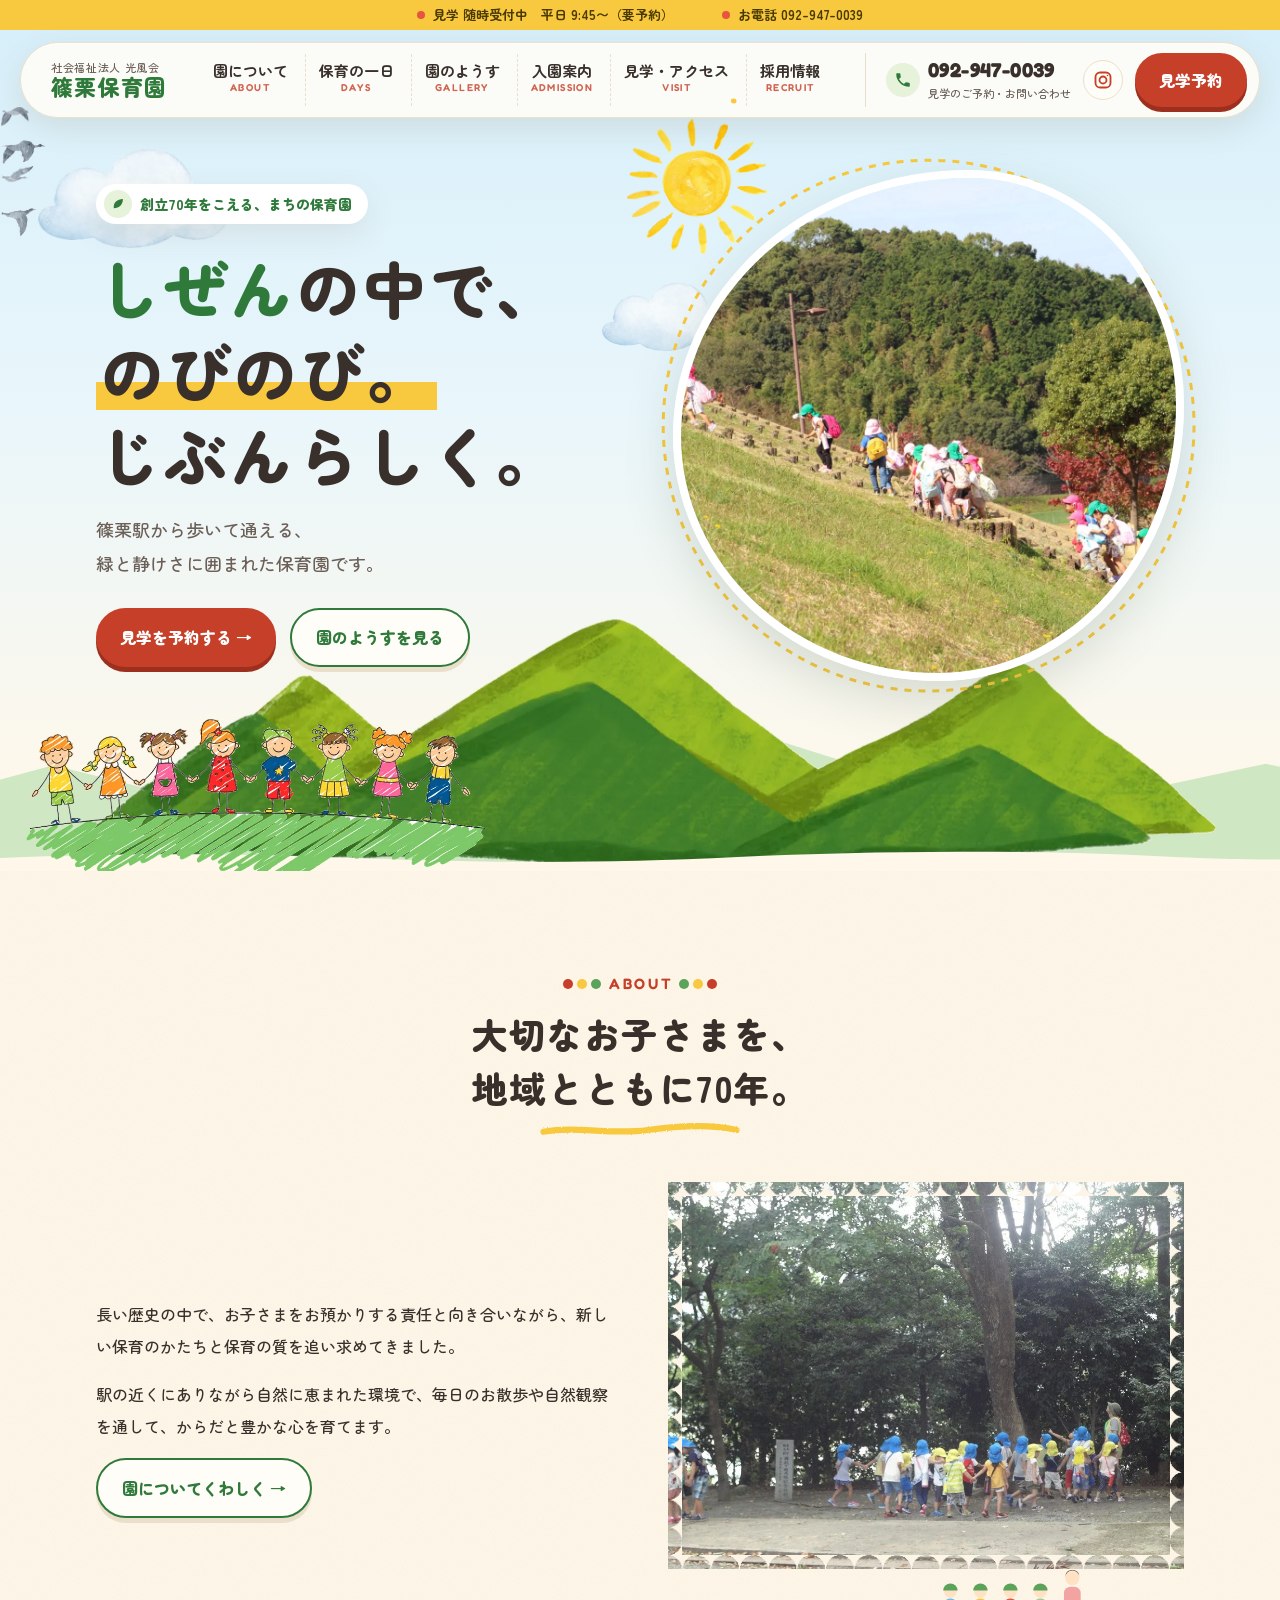
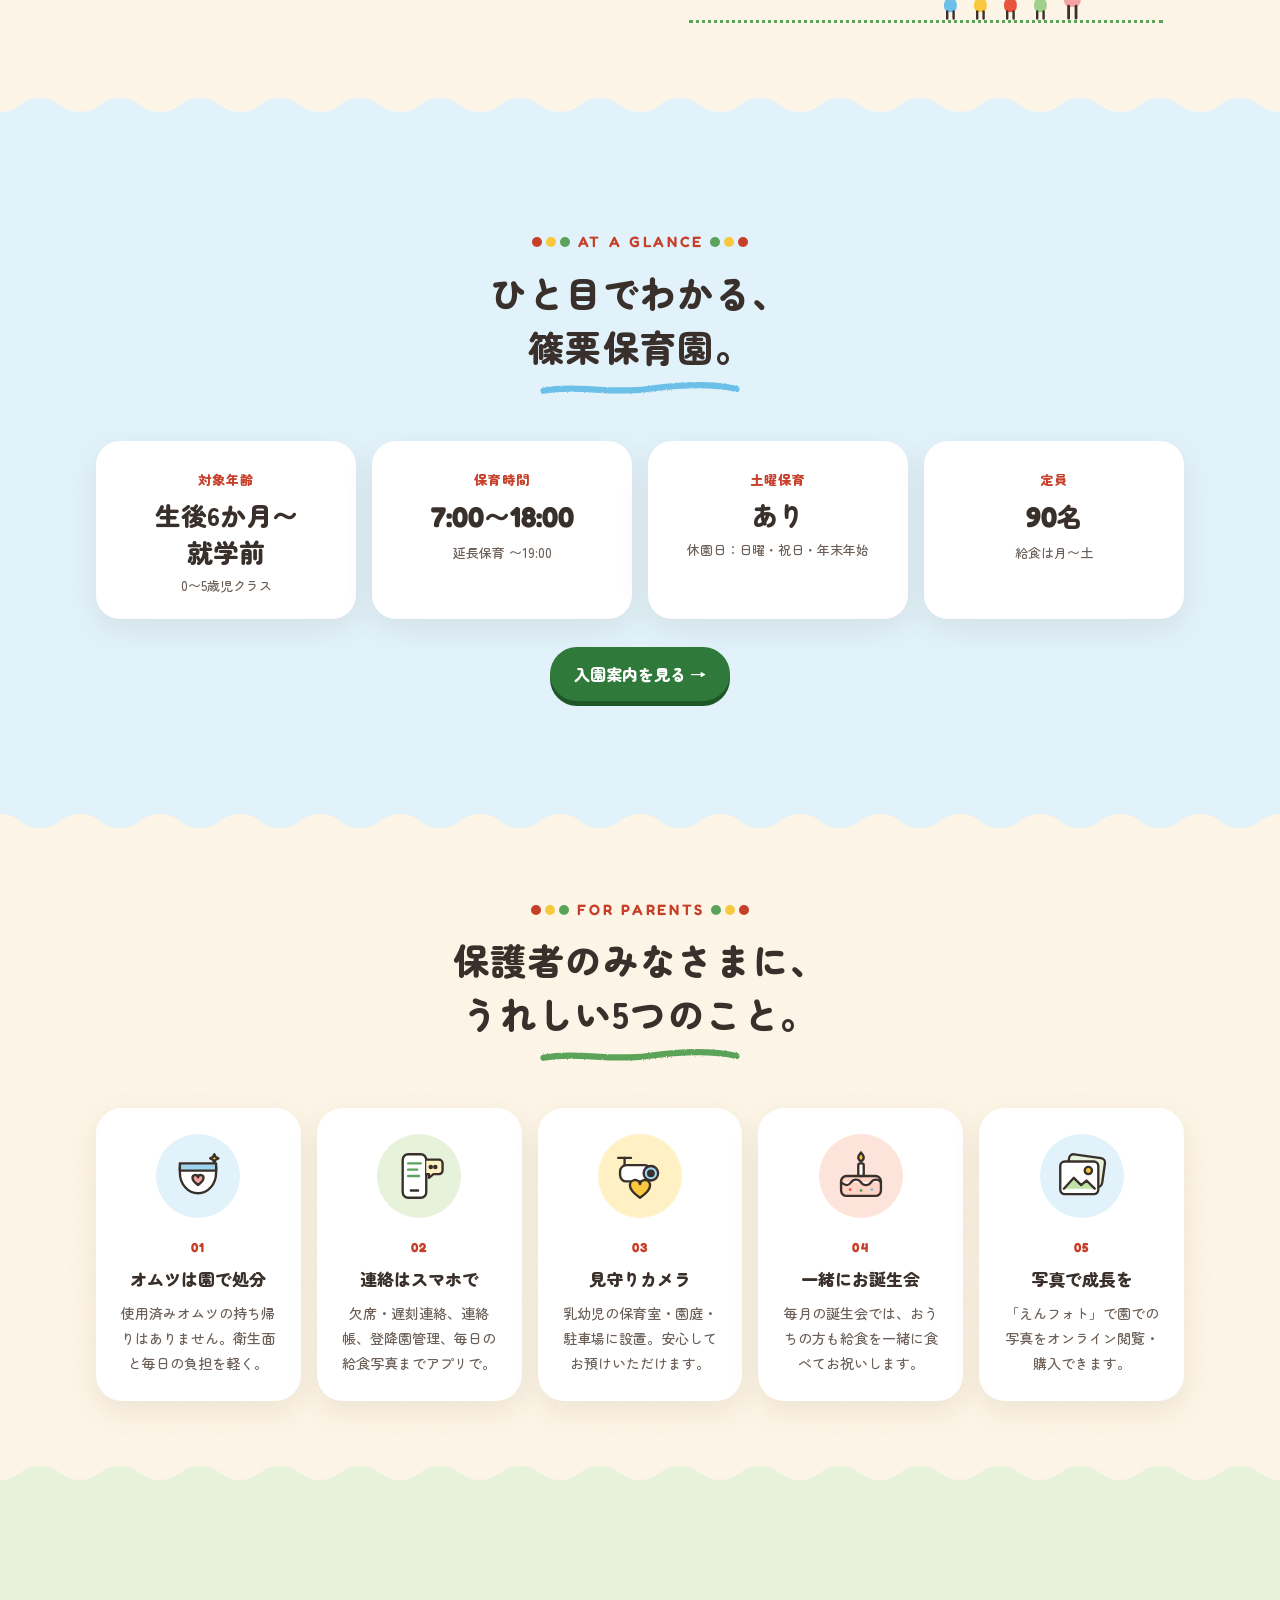
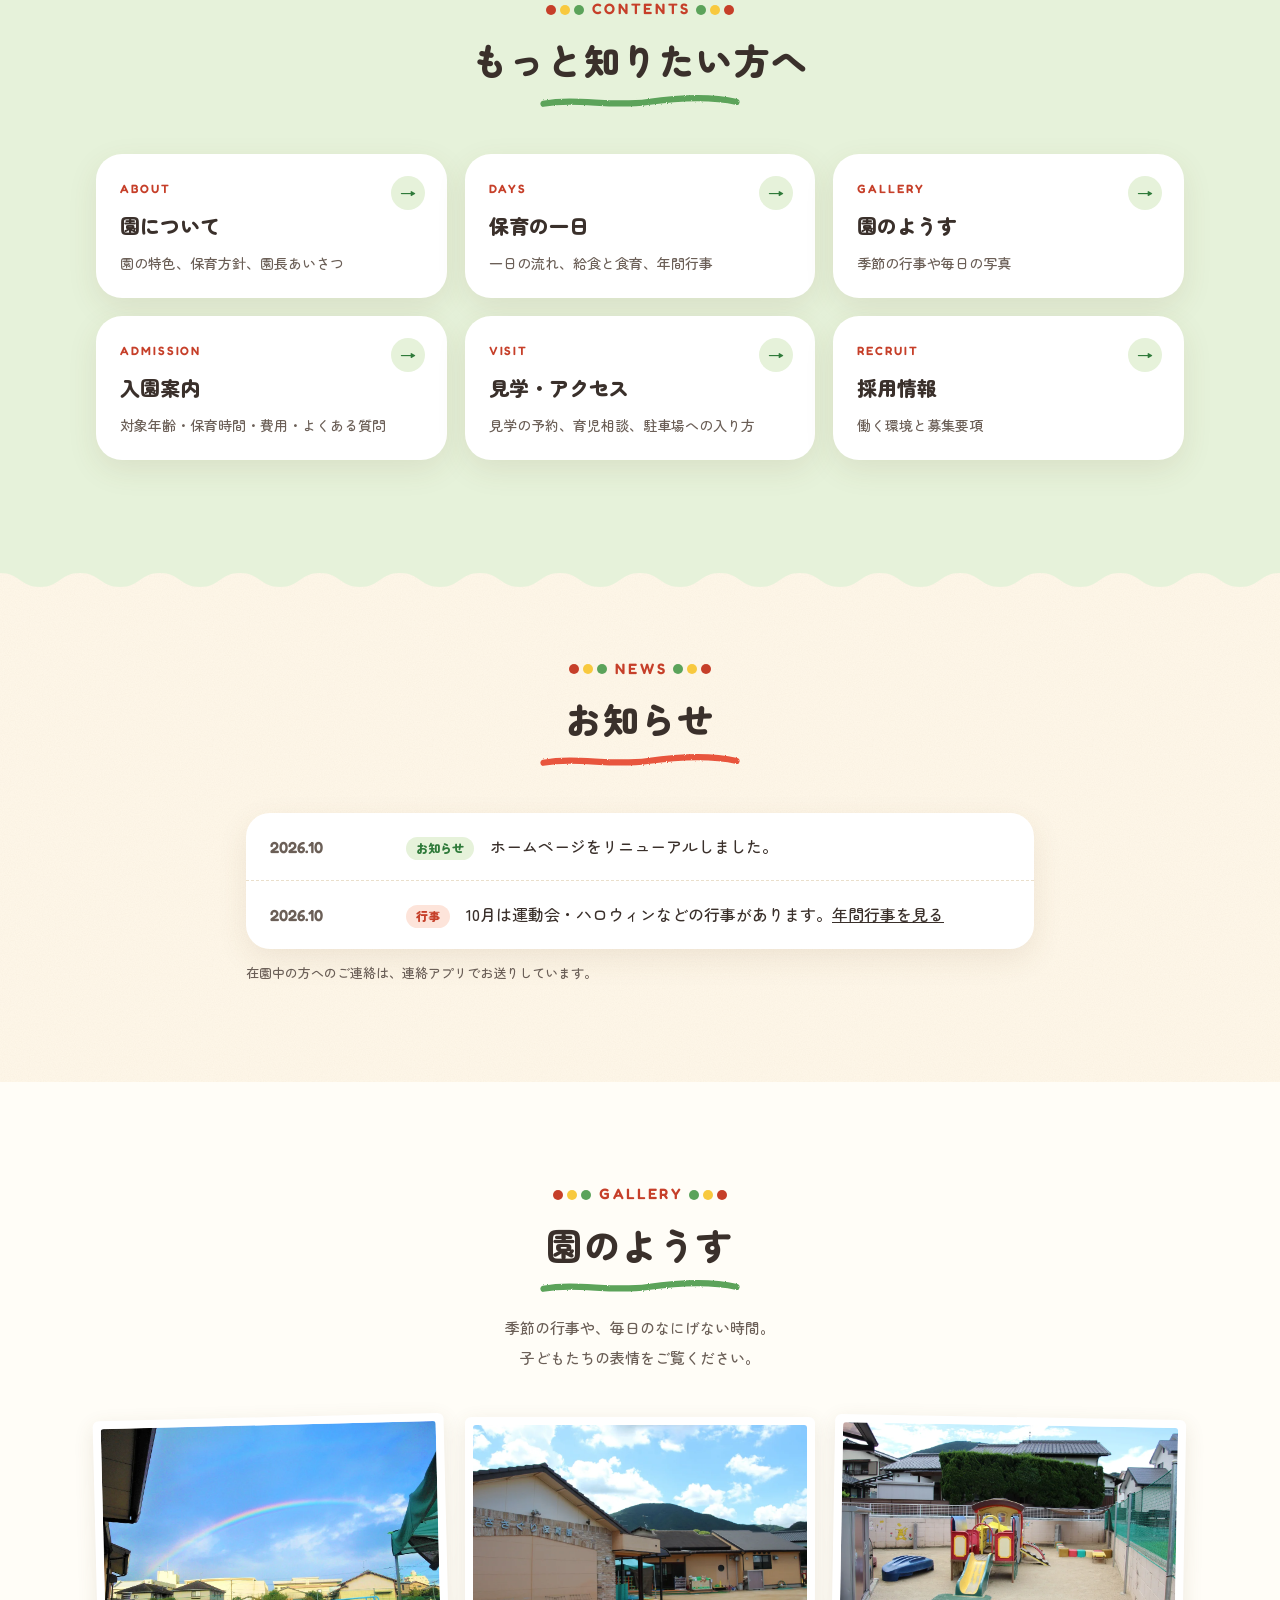
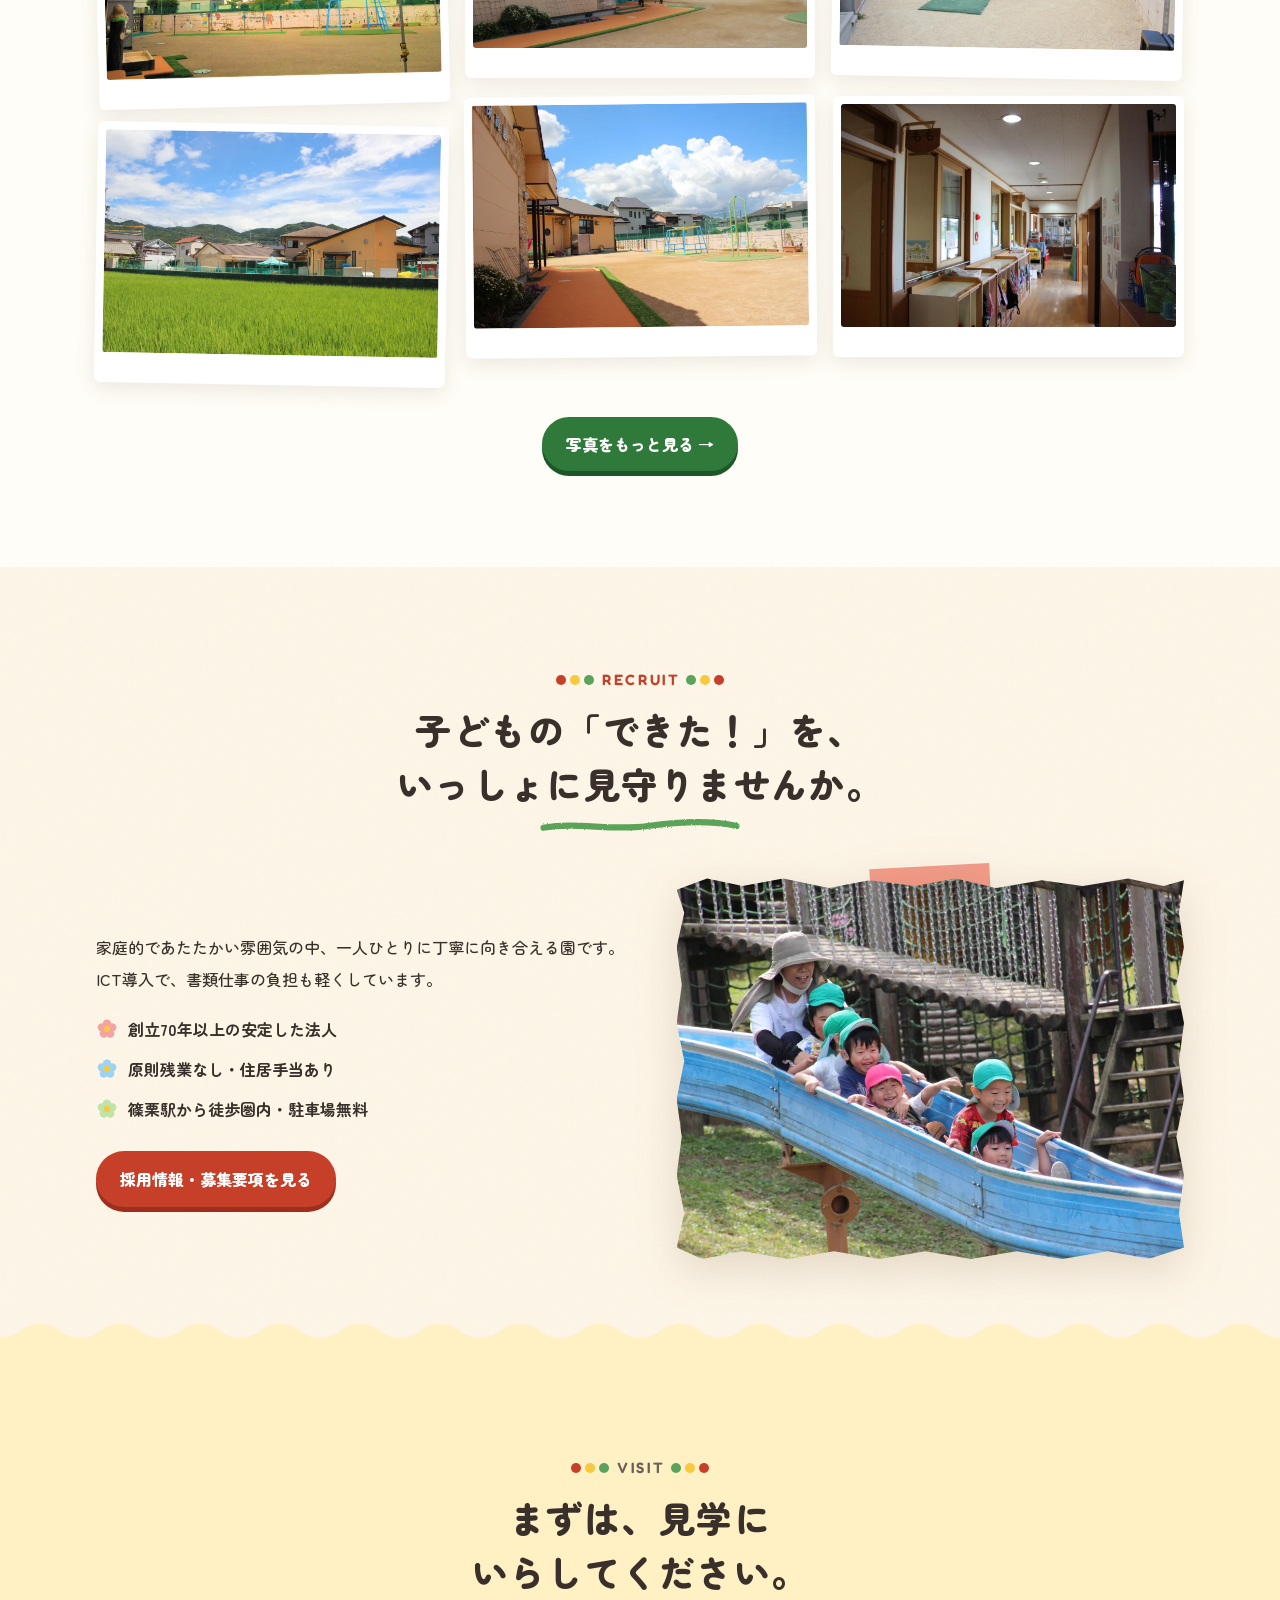
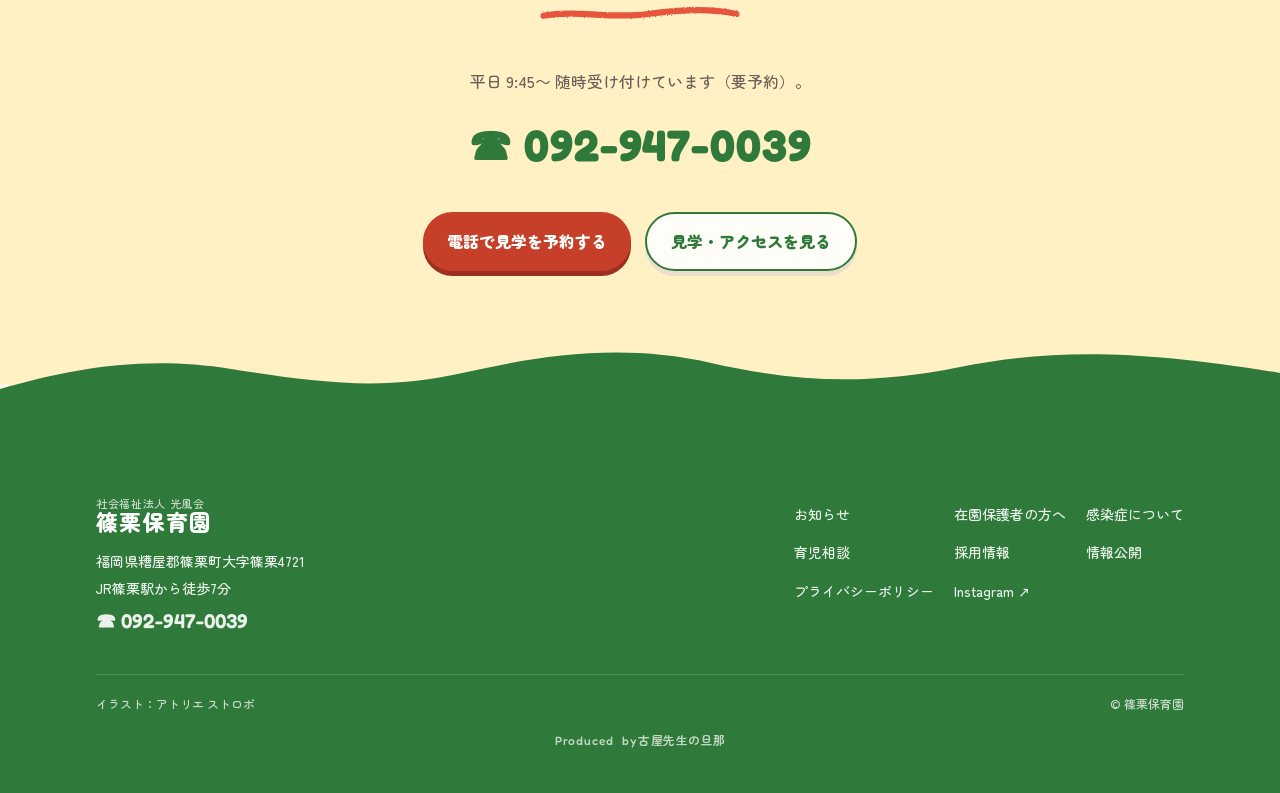
<file: index.html>
<!doctype html>
<html lang="ja">
<head>
<meta charset="utf-8">
<meta name="viewport" content="width=device-width, initial-scale=1, viewport-fit=cover">
<meta name="color-scheme" content="light">
<meta name="theme-color" content="#FFF8EA">
<title>篠栗保育園｜福岡県糟屋郡篠栗町の保育園</title>
<meta name="description" content="福岡県糟屋郡篠栗町の篠栗保育園（社会福祉法人 光風会）。創立70年をこえる、自然に囲まれた保育園です。生後6か月から就学前まで。見学は平日9:45から随時受付中。">
<meta property="og:type" content="website">
<meta property="og:site_name" content="篠栗保育園">
<meta property="og:title" content="篠栗保育園｜福岡県糟屋郡篠栗町の保育園">
<meta property="og:description" content="福岡県糟屋郡篠栗町の篠栗保育園（社会福祉法人 光風会）。創立70年をこえる、自然に囲まれた保育園です。生後6か月から就学前まで。見学は平日9:45から随時受付中。">
<meta property="og:image" content="assets/img/hero.webp">
<meta name="twitter:card" content="summary_large_image">
<link rel="preconnect" href="https://fonts.googleapis.com">
<link rel="preconnect" href="https://fonts.gstatic.com" crossorigin>
<link href="https://fonts.googleapis.com/css2?family=Fredoka:wght@500;600;700&family=Zen+Maru+Gothic:wght@500;700;900&display=swap" rel="stylesheet">
<link rel="stylesheet" href="assets/css/style.css">
<script>
(function(){var d=document.documentElement;try{if(matchMedia('(prefers-reduced-motion: reduce)').matches||sessionStorage.getItem('sasa-seen')){d.classList.add('seen')}else{sessionStorage.setItem('sasa-seen','1')}}catch(e){}d.classList.add('js')})();
</script>
</head>
<body data-page="home">
<svg width="0" height="0" style="position:absolute" aria-hidden="true" focusable="false">
  <defs>
    <filter id="crayonFx" x="-5%" y="-50%" width="110%" height="200%">
      <feTurbulence type="fractalNoise" baseFrequency=".9" numOctaves="2" result="t"/>
      <feDisplacementMap in="SourceGraphic" in2="t" scale="3"/>
    </filter>
  </defs>
</svg>

<a class="sr" href="#main">本文へスキップ</a>

<span id="menu" class="menu-anchor" aria-hidden="true"></span>
<div class="topbar" id="topbar">
  <div class="ticker" role="note" aria-label="お知らせ">
    <div class="track">
      <span>見学 随時受付中　平日 9:45〜（要予約）</span><span>お電話 092-947-0039</span>
      <span aria-hidden="true">見学 随時受付中　平日 9:45〜（要予約）</span><span aria-hidden="true">お電話 092-947-0039</span>
      <span aria-hidden="true">見学 随時受付中　平日 9:45〜（要予約）</span><span aria-hidden="true">お電話 092-947-0039</span>
    </div>
  </div>
  <div class="hdwrap"><header class="hd">
    <div class="hd-in">
      <a class="brand" href="index.html" aria-label="篠栗保育園 トップへ" aria-current="page">
        <span class="nm"><small>社会福祉法人 光風会</small><strong>篠栗保育園</strong></span>
      </a>
      <nav class="gnav" aria-label="メインメニュー">
        <ul>
          <li><a href="about.html">園について<small>ABOUT</small><svg viewBox="0 0 100 10" preserveAspectRatio="none" aria-hidden="true"><path pathLength="1" d="M2 6c20-4 40 3 60-1s26 1 36 0"/></svg></a></li>
          <li><a href="life.html">保育の一日<small>DAYS</small><svg viewBox="0 0 100 10" preserveAspectRatio="none" aria-hidden="true"><path pathLength="1" d="M2 6c20-4 40 3 60-1s26 1 36 0"/></svg></a></li>
          <li><a href="gallery.html">園のようす<small>GALLERY</small><svg viewBox="0 0 100 10" preserveAspectRatio="none" aria-hidden="true"><path pathLength="1" d="M2 6c20-4 40 3 60-1s26 1 36 0"/></svg></a></li>
          <li><a href="admission.html">入園案内<small>ADMISSION</small><svg viewBox="0 0 100 10" preserveAspectRatio="none" aria-hidden="true"><path pathLength="1" d="M2 6c20-4 40 3 60-1s26 1 36 0"/></svg></a></li>
          <li><a href="visit.html">見学・アクセス<small>VISIT</small><svg viewBox="0 0 100 10" preserveAspectRatio="none" aria-hidden="true"><path pathLength="1" d="M2 6c20-4 40 3 60-1s26 1 36 0"/></svg></a></li>
          <li><a href="recruit.html">採用情報<small>RECRUIT</small><svg viewBox="0 0 100 10" preserveAspectRatio="none" aria-hidden="true"><path pathLength="1" d="M2 6c20-4 40 3 60-1s26 1 36 0"/></svg></a></li>
        </ul>
      </nav>
      <div class="hd-act">
        <a class="hd-tel" href="tel:0929470039"><span class="ic"><svg width="18" height="18" viewBox="0 0 24 24" aria-hidden="true"><path fill="currentColor" d="M6.6 10.8a15.1 15.1 0 0 0 6.6 6.6l2.2-2.2a1 1 0 0 1 1-.25 11.4 11.4 0 0 0 3.6.57 1 1 0 0 1 1 1V20a1 1 0 0 1-1 1A17 17 0 0 1 3 4a1 1 0 0 1 1-1h3.5a1 1 0 0 1 1 1c0 1.25.2 2.45.57 3.57a1 1 0 0 1-.25 1z"/></svg></span><span><b>092-947-0039</b><small>見学のご予約・お問い合わせ</small></span></a>
        <a class="icon-btn" href="https://www.instagram.com/sasagurihoikuen/" target="_blank" rel="noopener" aria-label="Instagram（新しいタブで開きます）"><svg width="20" height="20" viewBox="0 0 24 24" fill="none" stroke="#C63F29" stroke-width="2.2" aria-hidden="true"><rect x="3" y="3" width="18" height="18" rx="5.5"/><circle cx="12" cy="12" r="4.2"/><circle cx="17.4" cy="6.6" r="1" fill="#C63F29" stroke="none"/></svg></a>
        <a class="pill" href="visit.html#visit">見学予約</a>
        <a class="sp-tel" href="tel:0929470039" aria-label="電話をかける 092-947-0039"><svg width="20" height="20" viewBox="0 0 24 24" aria-hidden="true"><path fill="currentColor" d="M6.6 10.8a15.1 15.1 0 0 0 6.6 6.6l2.2-2.2a1 1 0 0 1 1-.25 11.4 11.4 0 0 0 3.6.57 1 1 0 0 1 1 1V20a1 1 0 0 1-1 1A17 17 0 0 1 3 4a1 1 0 0 1 1-1h3.5a1 1 0 0 1 1 1c0 1.25.2 2.45.57 3.57a1 1 0 0 1-.25 1z"/></svg></a>
        <a class="menu-btn" id="menuBtn" href="#menu" role="button" aria-expanded="false" aria-controls="ov"><span class="bars" aria-hidden="true"><i></i><i></i><i></i></span><span>MENU</span><b class="sr">メニューを開く</b></a>
      </div>
    </div>
  </header></div>
</div>

<div class="ov" id="ov" aria-hidden="true">
  <div class="ov-sheet" role="dialog" aria-modal="true" aria-label="メニュー">
    <div class="ov-top"><a class="ov-brand" href="index.html" style="text-decoration:none;color:inherit"><small>社会福祉法人 光風会</small><strong>篠栗保育園</strong></a><a class="ov-close" id="ovClose" href="#close" role="button"><span aria-hidden="true">×</span><small aria-hidden="true">CLOSE</small><b class="sr">メニューを閉じる</b></a></div>
    <nav aria-label="スマートフォン用メニュー">
      <ul>
        <li><a href="about.html">園について<small>ABOUT</small></a></li>
        <li><a href="life.html">保育の一日<small>DAYS</small></a></li>
        <li><a href="gallery.html">園のようす<small>GALLERY</small></a></li>
        <li><a href="admission.html">入園案内<small>ADMISSION</small></a></li>
        <li><a href="visit.html">見学・アクセス<small>VISIT</small></a></li>
        <li><a href="recruit.html">採用情報<small>RECRUIT</small></a></li>
      </ul>
      <ul class="ov-sub">
        <li><a href="parents.html">在園保護者の方へ</a></li>
        <li><a href="disclosure.html">情報公開</a></li>
      </ul>
    </nav>
    <div class="ov-cta">
      <a class="pill" href="tel:0929470039">☎ 092-947-0039 に電話する</a>
      <a class="pill ghost" href="visit.html#visit">見学の予約について</a>
      <p>見学は平日 9:45〜（要予約）</p>
    </div>
  </div>
</div>

<main id="main">
<div class="hero" id="top">
    <div class="sky" aria-hidden="true">
      <img class="cloud c1" src="assets/img/cloud.webp" alt="" width="420" height="221">
      <img class="cloud c2" src="assets/img/cloud.webp" alt="" width="420" height="221">
      <img class="cloud c3" src="assets/img/cloud.webp" alt="" width="420" height="221">
      <div class="bird b1"><img src="assets/img/bird1.webp" alt=""></div>
      <div class="bird b2"><img src="assets/img/bird2.webp" alt=""></div>
      <div class="bird b3"><img src="assets/img/bird3.webp" alt=""></div>
      <div class="bird b4"><img src="assets/img/bird4.webp" alt=""></div>
    </div>
    <div class="wrap hero-in">
      <div class="hero-copy">
        <span class="tag ia a-up" style="--d:1.5s"><i aria-hidden="true"><svg viewBox="0 0 20 20" width="14" height="14"><path d="M4 16C3 8 9 3 17 3c0 8-5 13-13 13Z" fill="#2F7A3A"/></svg></i>創立70年をこえる、まちの保育園</span>
        <h1><span class="ln ia a-up" style="--d:1.7s"><span class="g">しぜん</span>の中で、</span><span class="ln ia a-up" style="--d:1.9s"><span class="mk ia">のびのび。</span></span><span class="ln ia a-up" style="--d:2.1s">じぶんらしく。</span></h1>
        <p class="ia a-up" style="--d:2.3s">篠栗駅から歩いて通える、<br>緑と静けさに囲まれた保育園です。</p>
        <div class="btns ia a-up" style="--d:2.5s">
          <a class="pill" href="visit.html#visit">見学を予約する →</a>
          <a class="pill ghost" href="gallery.html">園のようすを見る</a>
        </div>
      </div>
      <div class="hero-photo">
        <svg class="ring" viewBox="0 0 100 100" preserveAspectRatio="none" aria-hidden="true"><defs><mask id="ringMask" maskUnits="userSpaceOnUse" x="-5" y="-5" width="110" height="110"><ellipse class="ring-draw ia" cx="50" cy="50" rx="48.5" ry="48.5" pathLength="1"/></mask></defs><ellipse cx="50" cy="50" rx="48.5" ry="48.5" mask="url(#ringMask)" vector-effect="non-scaling-stroke"/></svg>
        <span class="sun ia" aria-hidden="true"><img src="assets/img/sun.webp" alt="" width="300" height="290"></span>
        <div class="blob ia"><img id="heroImg" src="assets/img/hero.webp" alt="自然に囲まれた道を歩く篠栗保育園の子どもたち" width="1600" height="1066" style="object-position:center 48%" fetchpriority="high"></div>
      </div>
    </div>
    <div class="hills" aria-hidden="true">
      <svg class="ia h1" data-speed=".22" viewBox="0 0 1440 180" preserveAspectRatio="none"><path fill="#CFE7C2" d="M0 90 120 52 230 84 360 30 470 70 600 40 720 78 860 22 990 70 1110 44 1240 80 1360 50 1440 70V180H0Z"/></svg>
      <img class="ia h2 mtn" data-speed=".11" src="assets/img/mountain.webp" alt="" width="1600" height="343">
      <svg class="ia h3" data-speed="0" viewBox="0 0 1440 180" preserveAspectRatio="none"><path fill="#FFF8EA" d="M0 150c140-22 260-26 420-10s260 16 400-2 300-20 420-4 160 10 200 6V180H0Z"/></svg>
    </div>
    <img class="kids ia" src="assets/img/kids.webp" alt="" width="900" height="312" aria-hidden="true">
  </div>

  <section id="about">
    <div class="wrap">
      <div class="sec-head rv"><p class="eyebrow">ABOUT</p><h2>大切なお子さまを、<br>地域とともに70年。</h2><svg class="crayon" viewBox="0 0 260 18" preserveAspectRatio="none" aria-hidden="true"><path pathLength="1" d="M4 11C50 4 90 15 140 9s90-5 116 0"/></svg></div>
      <div class="about-grid">
        <div class="about-txt rv d1">
          <p>長い歴史の中で、お子さまをお預かりする責任と向き合いながら、新しい保育のかたちと保育の質を追い求めてきました。</p>
          <p>駅の近くにありながら自然に恵まれた環境で、毎日のお散歩や自然観察を通して、からだと豊かな心を育てます。</p>
          <p class="mt-m"><a class="pill ghost" href="about.html">園についてくわしく →</a></p>
        </div>
      <div class="walk-photo rv d2" id="walkPhoto">
        <div class="scallop"><img id="aboutImg" src="assets/img/about.webp" alt="木々に囲まれた場所で散歩を楽しむ子どもたち" width="922" height="692" style="object-position:center" loading="lazy" decoding="async"></div>
        <div class="walk-path" aria-hidden="true">
          <div class="walkers">
            <svg viewBox="0 0 30 50"><circle cx="15" cy="13" r="8" fill="#FFE1C4"/><path d="M6 12a9 9 0 0 1 18 0Z" fill="#5BA35A"/><rect x="7" y="22" width="16" height="17" rx="7" fill="#6CC0E8"/><path d="M11 38v9m8-9v9" stroke="#3A302B" stroke-width="3" stroke-linecap="round"/></svg>
            <svg viewBox="0 0 30 50"><circle cx="15" cy="13" r="8" fill="#FFE1C4"/><path d="M6 12a9 9 0 0 1 18 0Z" fill="#5BA35A"/><rect x="7" y="22" width="16" height="17" rx="7" fill="#F8C93E"/><path d="M11 38v9m8-9v9" stroke="#3A302B" stroke-width="3" stroke-linecap="round"/></svg>
            <svg viewBox="0 0 30 50"><circle cx="15" cy="13" r="8" fill="#FFE1C4"/><path d="M6 12a9 9 0 0 1 18 0Z" fill="#5BA35A"/><rect x="7" y="22" width="16" height="17" rx="7" fill="#E8553E"/><path d="M11 38v9m8-9v9" stroke="#3A302B" stroke-width="3" stroke-linecap="round"/></svg>
            <svg viewBox="0 0 30 50"><circle cx="15" cy="13" r="8" fill="#FFE1C4"/><path d="M6 12a9 9 0 0 1 18 0Z" fill="#5BA35A"/><rect x="7" y="22" width="16" height="17" rx="7" fill="#9FD08C"/><path d="M11 38v9m8-9v9" stroke="#3A302B" stroke-width="3" stroke-linecap="round"/></svg>
            <svg class="big" viewBox="0 0 30 56"><circle cx="15" cy="10" r="7.5" fill="#FFE1C4"/><path d="M7.5 9a7.5 7.5 0 0 1 15 0c0-6-3-8-7.5-8S7.5 3 7.5 9Z" fill="#6B4A33"/><rect x="6" y="19" width="18" height="22" rx="7" fill="#F4A3A3"/><path d="M11 40v13m8-13v13" stroke="#3A302B" stroke-width="3" stroke-linecap="round"/></svg>
          </div>
        </div>
      </div>
      </div>
    </div>
  </section>

  <section class="band blue" id="facts" aria-labelledby="facts-title">
    <div class="wrap">
      <div class="sec-head rv"><p class="eyebrow">AT A GLANCE</p><h2 id="facts-title">ひと目でわかる、<br>篠栗保育園。</h2><svg class="crayon blue" viewBox="0 0 260 18" preserveAspectRatio="none" aria-hidden="true"><path pathLength="1" d="M4 11C50 4 90 15 140 9s90-5 116 0"/></svg></div>
      <div class="facts">
        <div class="fact rv"><span class="k">対象年齢</span><span class="v">生後6か月〜<br>就学前</span><small>0〜5歳児クラス</small></div>
        <div class="fact rv d1"><span class="k">保育時間</span><span class="v"><span class="en">7:00</span>〜<span class="en">18:00</span></span><small>延長保育 〜19:00</small></div>
        <div class="fact rv d2"><span class="k">土曜保育</span><span class="v">あり</span><small>休園日：日曜・祝日・年末年始</small></div>
        <div class="fact rv d3"><span class="k">定員</span><span class="v"><span class="en">90</span>名</span><small>給食は月〜土</small></div>
      </div>
      <p class="facts-more rv"><a class="pill green" href="admission.html">入園案内を見る →</a></p>
    </div>
  </section>

  <section id="merits">
    <div class="wrap">
      <div class="sec-head rv"><p class="eyebrow">FOR PARENTS</p><h2>保護者のみなさまに、<br>うれしい5つのこと。</h2><svg class="crayon green" viewBox="0 0 260 18" preserveAspectRatio="none" aria-hidden="true"><path pathLength="1" d="M4 11C50 4 90 15 140 9s90-5 116 0"/></svg></div>
      <div class="merit-grid">
        <div class="merit rv"><div class="ic"><svg viewBox="0 0 64 64" fill="none" stroke="#3A302B" stroke-width="2.6" stroke-linecap="round" stroke-linejoin="round" aria-hidden="true"><path d="M12 22h40v6c0 13-9 23-20 23S12 41 12 28Z" fill="#fff"/><path d="M12 18h40v8H12Z" fill="#9ED3F0"/><path d="M32 42c-4-3-6-5-6-7.5a3 3 0 0 1 6-1 3 3 0 0 1 6 1c0 2.5-2 4.5-6 7.5Z" fill="#F4A3A3"/><path d="M50 8l1.5 3 3 1.5-3 1.5L50 17l-1.5-3-3-1.5 3-1.5Z" fill="#F8C93E"/></svg></div><span class="no">01</span><h3>オムツは園で処分</h3><p>使用済みオムツの持ち帰りはありません。衛生面と毎日の負担を軽く。</p></div>
        <div class="merit rv d1"><div class="ic"><svg viewBox="0 0 64 64" fill="none" stroke="#3A302B" stroke-width="2.6" stroke-linecap="round" stroke-linejoin="round" aria-hidden="true"><rect x="14" y="8" width="26" height="48" rx="6" fill="#fff"/><path d="M23 48h8"/><path d="M20 18h14M20 25h10M20 32h12" stroke="#5BA35A"/><path d="M40 14h14a4 4 0 0 1 4 4v8a4 4 0 0 1-4 4h-6l-5 4v-4h-3" fill="#FFF1C4"/><circle cx="45" cy="22" r="1.2" fill="#3A302B"/><circle cx="50" cy="22" r="1.2" fill="#3A302B"/></svg></div><span class="no">02</span><h3>連絡はスマホで</h3><p>欠席・遅刻連絡、連絡帳、登降園管理、毎日の給食写真までアプリで。</p></div>
        <div class="merit rv d2"><div class="ic"><svg viewBox="0 0 64 64" fill="none" stroke="#3A302B" stroke-width="2.6" stroke-linecap="round" stroke-linejoin="round" aria-hidden="true"><path d="M8 12h14" /><path d="M15 12v10"/><rect x="10" y="20" width="34" height="18" rx="7" fill="#fff"/><circle cx="44" cy="29" r="8" fill="#9ED3F0"/><circle cx="44" cy="29" r="3" fill="#3A302B"/><path d="M32 56c-7-5-11-9-11-13a5 5 0 0 1 11-2 5 5 0 0 1 11 2c0 4-4 8-11 13Z" fill="#F8C93E"/></svg></div><span class="no">03</span><h3>見守りカメラ</h3><p>乳幼児の保育室・園庭・駐車場に設置。安心してお預けいただけます。</p></div>
        <div class="merit rv d3"><div class="ic"><svg viewBox="0 0 64 64" fill="none" stroke="#3A302B" stroke-width="2.6" stroke-linecap="round" stroke-linejoin="round" aria-hidden="true"><rect x="10" y="32" width="44" height="22" rx="6" fill="#FFD3C6"/><path d="M10 39c5 4 8 4 11 0s8-4 11 0 8 4 11 0 8-4 11 0" fill="#fff"/><rect x="29" y="18" width="6" height="14" rx="2" fill="#fff"/><path d="M32 6c3.5 4 4.5 7 0 10-4.5-3-3.5-6 0-10Z" fill="#F8C93E"/><circle cx="20" cy="47" r="1.6" fill="#E8553E" stroke="none"/><circle cx="32" cy="48" r="1.6" fill="#5BA35A" stroke="none"/><circle cx="44" cy="47" r="1.6" fill="#6CC0E8" stroke="none"/></svg></div><span class="no">04</span><h3>一緒にお誕生会</h3><p>毎月の誕生会では、おうちの方も給食を一緒に食べてお祝いします。</p></div>
        <div class="merit rv d4"><div class="ic"><svg viewBox="0 0 64 64" fill="none" stroke="#3A302B" stroke-width="2.6" stroke-linecap="round" stroke-linejoin="round" aria-hidden="true"><rect x="16" y="10" width="40" height="32" rx="5" fill="#E6F2DA" transform="rotate(8 36 26)"/><rect x="8" y="16" width="42" height="36" rx="5" fill="#fff"/><path d="M12 46l11-12 8 8 6-5 9 9" fill="#BFE3A8"/><circle cx="39" cy="26" r="4" fill="#F8C93E"/></svg></div><span class="no">05</span><h3>写真で成長を</h3><p>「えんフォト」で園での写真をオンライン閲覧・購入できます。</p></div>
      </div>
    </div>
  </section>

  <section class="band green" id="pages">
    <div class="wrap">
      <div class="sec-head rv"><p class="eyebrow">CONTENTS</p><h2>もっと知りたい方へ</h2><svg class="crayon green" viewBox="0 0 260 18" preserveAspectRatio="none" aria-hidden="true"><path pathLength="1" d="M4 11C50 4 90 15 140 9s90-5 116 0"/></svg></div>
      <div class="entries">
        <a class="entry rv" href="about.html"><span class="en">ABOUT</span><b>園について</b><span>園の特色、保育方針、園長あいさつ</span></a>
        <a class="entry rv" href="life.html"><span class="en">DAYS</span><b>保育の一日</b><span>一日の流れ、給食と食育、年間行事</span></a>
        <a class="entry rv" href="gallery.html"><span class="en">GALLERY</span><b>園のようす</b><span>季節の行事や毎日の写真</span></a>
        <a class="entry rv" href="admission.html"><span class="en">ADMISSION</span><b>入園案内</b><span>対象年齢・保育時間・費用・よくある質問</span></a>
        <a class="entry rv" href="visit.html"><span class="en">VISIT</span><b>見学・アクセス</b><span>見学の予約、育児相談、駐車場への入り方</span></a>
        <a class="entry rv" href="recruit.html"><span class="en">RECRUIT</span><b>採用情報</b><span>働く環境と募集要項</span></a>
      </div>
    </div>
  </section>

  <section id="news" aria-labelledby="news-title">
    <div class="wrap narrow">
      <div class="sec-head rv"><p class="eyebrow">NEWS</p><h2 id="news-title">お知らせ</h2><svg class="crayon red" viewBox="0 0 260 18" preserveAspectRatio="none" aria-hidden="true"><path pathLength="1" d="M4 11C50 4 90 15 140 9s90-5 116 0"/></svg></div>
      <!-- お知らせは新しいものを上に追加してください -->
      <ul class="news rv">
        <li><time datetime="2026-10">2026.10</time><span class="cat">お知らせ</span><span>ホームページをリニューアルしました。</span></li>
        <li><time datetime="2026-10">2026.10</time><span class="cat ev">行事</span><span>10月は運動会・ハロウィンなどの行事があります。<a href="life.html#events">年間行事を見る</a></span></li>
      </ul>
      <p class="note">在園中の方へのご連絡は、連絡アプリでお送りしています。</p>
    </div>
  </section>

  <section class="gallery-sec" id="gallery">
    <div class="wrap">
      <div class="sec-head rv"><p class="eyebrow">GALLERY</p><h2>園のようす</h2><svg class="crayon green" viewBox="0 0 260 18" preserveAspectRatio="none" aria-hidden="true"><path pathLength="1" d="M4 11C50 4 90 15 140 9s90-5 116 0"/></svg>
        <p class="lead">季節の行事や、毎日のなにげない時間。<br>子どもたちの表情をご覧ください。</p></div>
      <div class="gal" id="gal"><button type="button" aria-label="写真1：園庭から見える空にかかった虹を拡大"><img loading="lazy" decoding="async" src="assets/img/g01.webp" alt="園庭から見える空にかかった虹" width="1100" height="825"></button><button type="button" aria-label="写真2：田んぼと山々に囲まれた篠栗保育園を拡大"><img loading="lazy" decoding="async" src="assets/img/g02.webp" alt="田んぼと山々に囲まれた篠栗保育園" width="1100" height="733"></button><button type="button" aria-label="写真3：青空の下の園舎と園庭を拡大"><img loading="lazy" decoding="async" src="assets/img/g03.webp" alt="青空の下の園舎と園庭" width="1100" height="733"></button><button type="button" aria-label="写真4：園舎に面した広い園庭を拡大"><img loading="lazy" decoding="async" src="assets/img/g04.webp" alt="園舎に面した広い園庭" width="1100" height="733"></button><button type="button" aria-label="写真5：園庭に設置されたすべり台を拡大"><img loading="lazy" decoding="async" src="assets/img/g05.webp" alt="園庭に設置されたすべり台" width="1100" height="733"></button><button type="button" aria-label="写真6：保育室に沿って続く園舎の廊下を拡大"><img loading="lazy" decoding="async" src="assets/img/g06.webp" alt="保育室に沿って続く園舎の廊下" width="1100" height="733"></button></div>
      <div class="gal-count" aria-hidden="true"><span id="galNo">1 / 6</span><span class="bar"><i id="galBar" style="transform:scaleX(0.167)"></i></span></div>
      <div class="more"><a class="pill green" href="gallery.html">写真をもっと見る →</a></div>
    </div>
  </section>

  <section id="recruit">
    <div class="wrap">
      <div class="sec-head rv"><p class="eyebrow">RECRUIT</p><h2>子どもの「できた！」を、<br>いっしょに見守りませんか。</h2><svg class="crayon green" viewBox="0 0 260 18" preserveAspectRatio="none" aria-hidden="true"><path pathLength="1" d="M4 11C50 4 90 15 140 9s90-5 116 0"/></svg></div>
      <div class="rc">
        <div class="rc-txt rv d1">
          <p>家庭的であたたかい雰囲気の中、一人ひとりに丁寧に向き合える園です。ICT導入で、書類仕事の負担も軽くしています。</p>
          <ul>
            <li><svg viewBox="0 0 24 24" aria-hidden="true"><g fill="#F4A3A3"><circle cx="12" cy="6" r="4.5"/><circle cx="17.7" cy="10.2" r="4.5"/><circle cx="15.5" cy="17" r="4.5"/><circle cx="8.5" cy="17" r="4.5"/><circle cx="6.3" cy="10.2" r="4.5"/></g><circle cx="12" cy="12" r="3.4" fill="#F8C93E"/></svg>創立70年以上の安定した法人</li>
            <li><svg viewBox="0 0 24 24" aria-hidden="true"><g fill="#9ED3F0"><circle cx="12" cy="6" r="4.5"/><circle cx="17.7" cy="10.2" r="4.5"/><circle cx="15.5" cy="17" r="4.5"/><circle cx="8.5" cy="17" r="4.5"/><circle cx="6.3" cy="10.2" r="4.5"/></g><circle cx="12" cy="12" r="3.4" fill="#F8C93E"/></svg>原則残業なし・住居手当あり</li>
            <li><svg viewBox="0 0 24 24" aria-hidden="true"><g fill="#BFE3A8"><circle cx="12" cy="6" r="4.5"/><circle cx="17.7" cy="10.2" r="4.5"/><circle cx="15.5" cy="17" r="4.5"/><circle cx="8.5" cy="17" r="4.5"/><circle cx="6.3" cy="10.2" r="4.5"/></g><circle cx="12" cy="12" r="3.4" fill="#F8C93E"/></svg>篠栗駅から徒歩圏内・駐車場無料</li>
          </ul>
          <a class="pill" href="recruit.html">採用情報・募集要項を見る</a>
        </div>
        <div class="torn rv d2"><span class="tape" aria-hidden="true"></span><div class="in-img"><img src="assets/img/g12.webp" alt="先生と子どもたちが一緒にすべり台で遊ぶ様子" width="1100" height="733" loading="lazy" decoding="async"></div></div>
      </div>
    </div>
  </section>

  <section class="band yellow cta-band">
    <div class="wrap">
      <div class="sec-head rv"><p class="eyebrow">VISIT</p><h2>まずは、見学に<br>いらしてください。</h2><svg class="crayon red" viewBox="0 0 260 18" preserveAspectRatio="none" aria-hidden="true"><path pathLength="1" d="M4 11C50 4 90 15 140 9s90-5 116 0"/></svg></div>
      <p class="rv">平日 9:45〜 随時受け付けています<span class="nw">（要予約）</span>。</p>
      <a class="tel rv" href="tel:0929470039">☎ 092-947-0039</a>
      <div class="btns rv"><a class="pill" href="tel:0929470039">電話で見学を予約する</a><a class="pill ghost" href="visit.html">見学・アクセスを見る</a></div>
    </div>
  </section>
</main>

<footer>
  <svg class="hills-ft" viewBox="0 0 1440 60" preserveAspectRatio="none" aria-hidden="true"><path fill="#2F7A3A" d="M0 40c80-20 160-34 260-20s170 22 260 4 180-30 280-10 180 22 280 4 200-18 360 6V60H0Z"/></svg>
  <div class="wrap">
    <div class="ft">
      <div>
        <a class="brand" href="index.html"><span class="nm"><small>社会福祉法人 光風会</small><strong>篠栗保育園</strong></span></a>
        <address>福岡県糟屋郡篠栗町大字篠栗4721<br>JR篠栗駅から徒歩7分<br><a href="tel:0929470039">☎ 092-947-0039</a></address>
      </div>
      <ul class="ft-links">
        <li><a href="index.html#news">お知らせ</a></li><li><a href="parents.html">在園保護者の方へ</a></li><li><a href="parents.html#infection">感染症について</a></li>
        <li><a href="visit.html#consult">育児相談</a></li><li><a href="recruit.html">採用情報</a></li><li><a href="disclosure.html">情報公開</a></li>
        <li><a href="disclosure.html#privacy">プライバシーポリシー</a></li><li><a href="https://www.instagram.com/sasagurihoikuen/" target="_blank" rel="noopener">Instagram ↗</a></li>
      </ul>
    </div>
    <p class="credit"><span>イラスト：アトリエ ストロボ</span><span>© 篠栗保育園</span></p>
    <p class="produced">Produced &nbsp;by<span>古屋先生の旦那</span></p>
  </div>
</footer>

<div class="cta-bar" id="ctaBar">
  <a class="pill green" href="tel:0929470039">☎ 電話する</a>
  <a class="pill" href="visit.html#visit">見学を予約</a>
</div>

<button class="to-top" id="toTop" type="button" aria-label="ページのいちばん上へ戻る">
  <svg viewBox="0 0 40 40" aria-hidden="true">
    <g class="wl"><path d="M19 18C14 6 4 6 4 13s7 8 15 6Z" fill="#F8C93E" stroke="#3A302B" stroke-width="2" stroke-linejoin="round"/><path d="M19 21c-7 0-12 4-10 9s8 1 10-6Z" fill="#E8553E" stroke="#3A302B" stroke-width="2" stroke-linejoin="round"/></g>
    <g class="wr"><path d="M21 18C26 6 36 6 36 13s-7 8-15 6Z" fill="#F8C93E" stroke="#3A302B" stroke-width="2" stroke-linejoin="round"/><path d="M21 21c7 0 12 4 10 9s-8 1-10-6Z" fill="#E8553E" stroke="#3A302B" stroke-width="2" stroke-linejoin="round"/></g>
    <rect x="18.3" y="13" width="3.4" height="17" rx="1.7" fill="#3A302B"/>
    <path d="M19 13q-2-5-5-6M21 13q2-5 5-6" stroke="#3A302B" stroke-width="1.6" fill="none" stroke-linecap="round"/>
  </svg>
  <span class="lbl">TOP</span>
</button>

<div class="lb" id="lb" role="dialog" aria-modal="true" aria-label="園の写真" aria-hidden="true">
  <button class="x" type="button" aria-label="閉じる">×</button>
  <button class="pv" type="button" aria-label="前へ">‹</button>
  <img id="lbImg" alt="">
  <button class="nx" type="button" aria-label="次へ">›</button>
</div>
<script src="assets/js/main.js" defer></script>
</body>
</html>
</file>
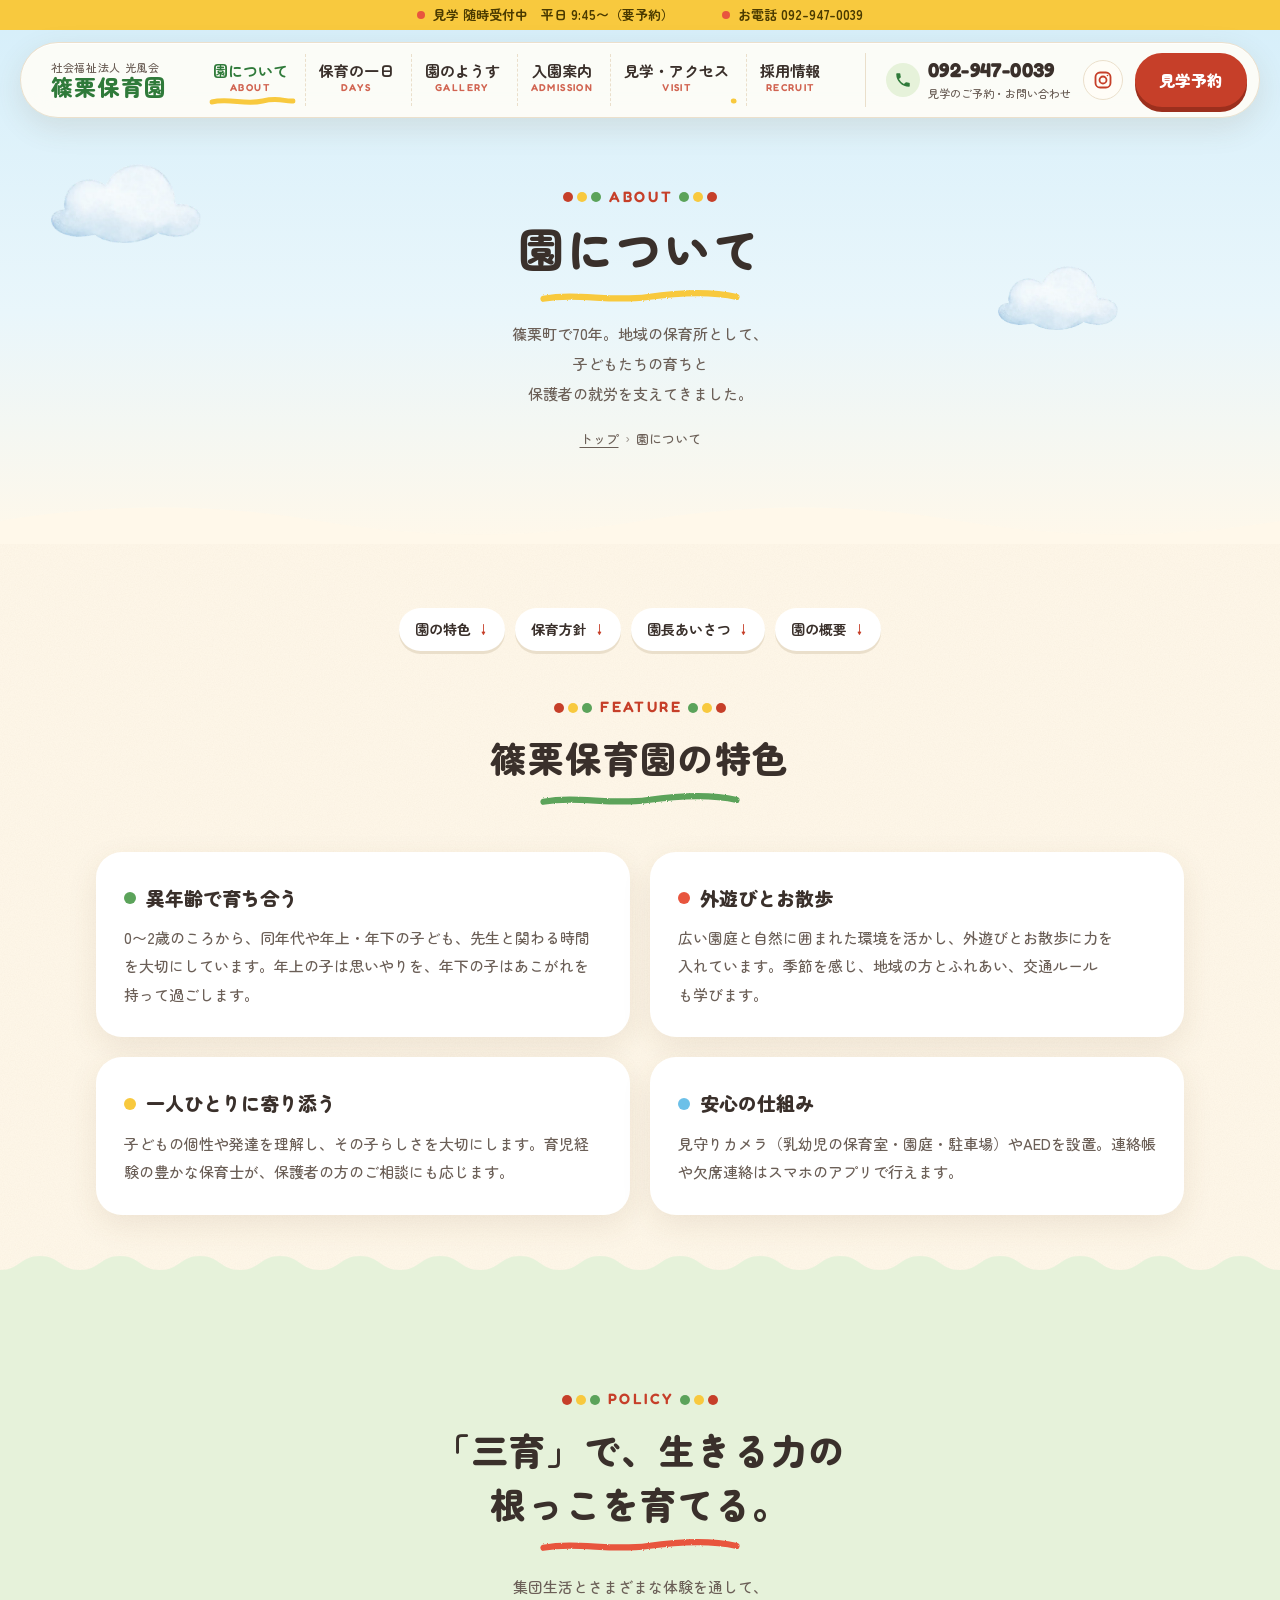
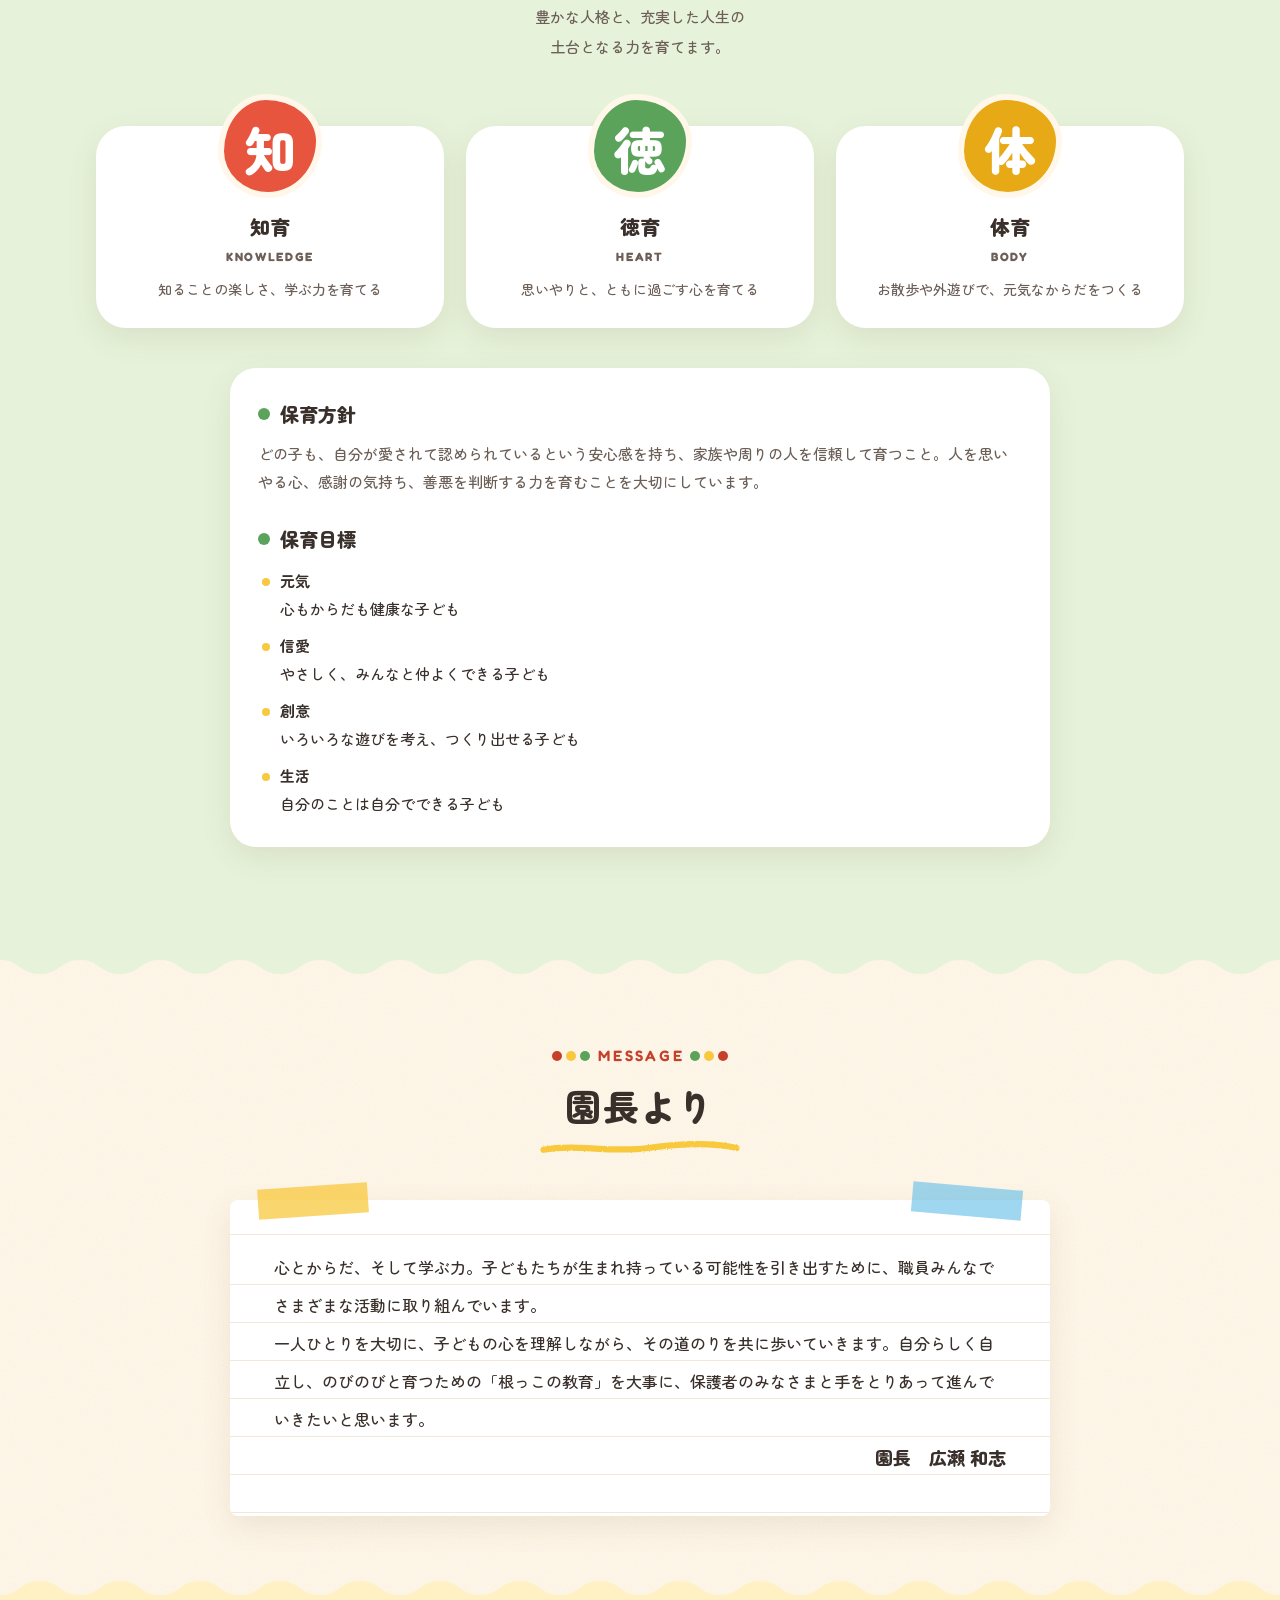
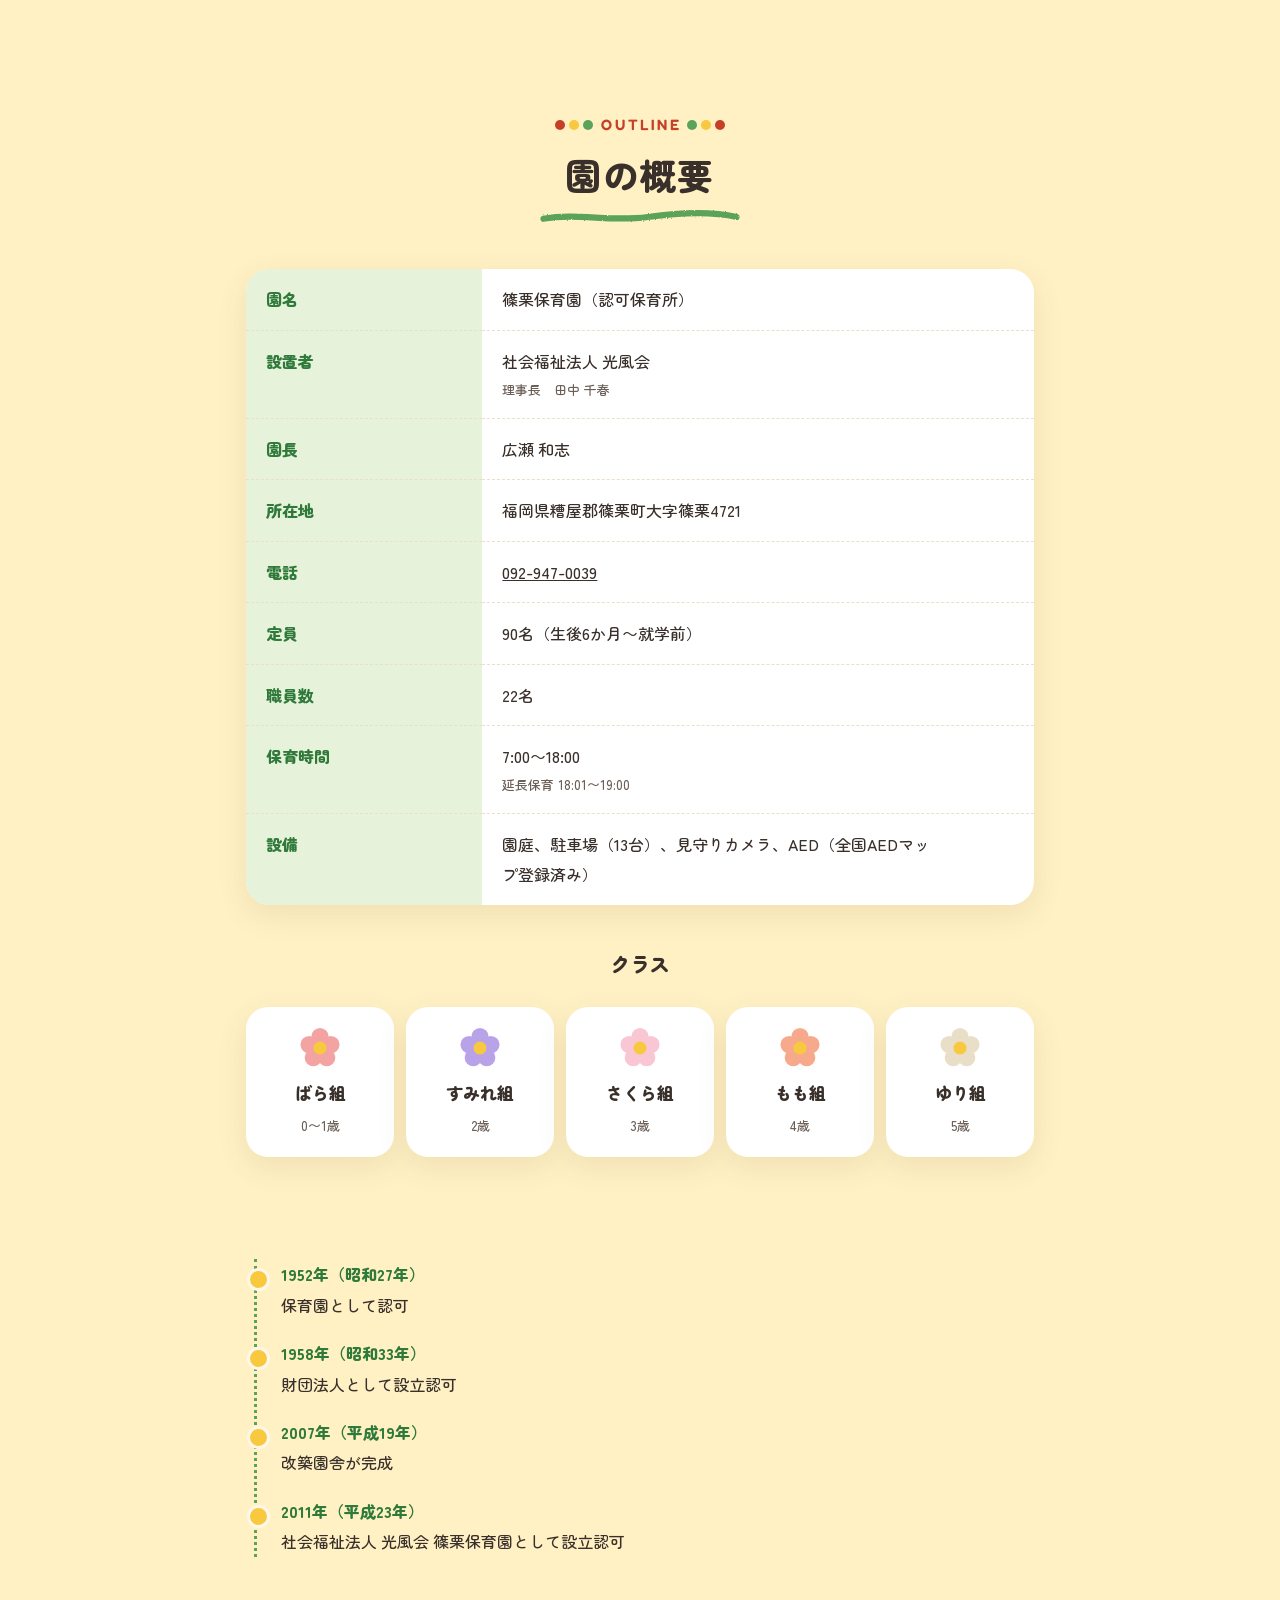
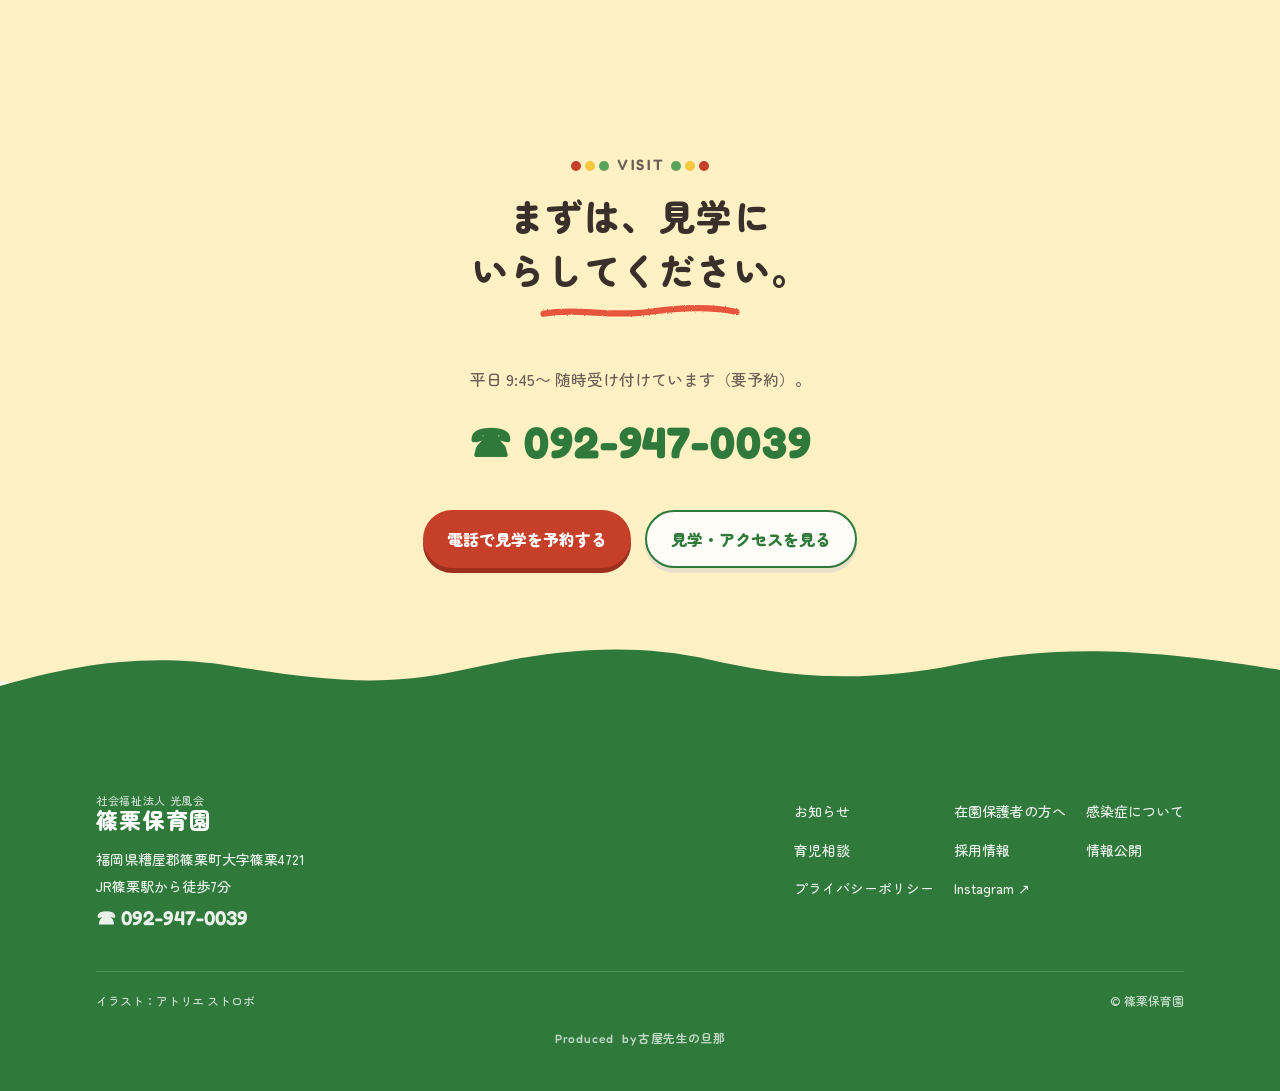
<file: about.html>
<!doctype html>
<html lang="ja">
<head>
<meta charset="utf-8">
<meta name="viewport" content="width=device-width, initial-scale=1, viewport-fit=cover">
<meta name="color-scheme" content="light">
<meta name="theme-color" content="#FFF8EA">
<title>園について｜篠栗保育園</title>
<meta name="description" content="篠栗保育園の特色、保育方針「三育」と保育目標、園長あいさつ、園の概要と沿革。">
<meta property="og:type" content="article">
<meta property="og:site_name" content="篠栗保育園">
<meta property="og:title" content="園について｜篠栗保育園">
<meta property="og:description" content="篠栗保育園の特色、保育方針「三育」と保育目標、園長あいさつ、園の概要と沿革。">
<meta property="og:image" content="assets/img/hero.webp">
<meta name="twitter:card" content="summary_large_image">
<link rel="preconnect" href="https://fonts.googleapis.com">
<link rel="preconnect" href="https://fonts.gstatic.com" crossorigin>
<link href="https://fonts.googleapis.com/css2?family=Fredoka:wght@500;600;700&family=Zen+Maru+Gothic:wght@500;700;900&display=swap" rel="stylesheet">
<link rel="stylesheet" href="assets/css/style.css">
<script>
(function(){var d=document.documentElement;try{if(matchMedia('(prefers-reduced-motion: reduce)').matches||sessionStorage.getItem('sasa-seen')){d.classList.add('seen')}else{sessionStorage.setItem('sasa-seen','1')}}catch(e){}d.classList.add('js')})();
</script>
</head>
<body data-page="about">
<svg width="0" height="0" style="position:absolute" aria-hidden="true" focusable="false">
  <defs>
    <filter id="crayonFx" x="-5%" y="-50%" width="110%" height="200%">
      <feTurbulence type="fractalNoise" baseFrequency=".9" numOctaves="2" result="t"/>
      <feDisplacementMap in="SourceGraphic" in2="t" scale="3"/>
    </filter>
  </defs>
</svg>

<a class="sr" href="#main">本文へスキップ</a>

<span id="menu" class="menu-anchor" aria-hidden="true"></span>
<div class="topbar" id="topbar">
  <div class="ticker" role="note" aria-label="お知らせ">
    <div class="track">
      <span>見学 随時受付中　平日 9:45〜（要予約）</span><span>お電話 092-947-0039</span>
      <span aria-hidden="true">見学 随時受付中　平日 9:45〜（要予約）</span><span aria-hidden="true">お電話 092-947-0039</span>
      <span aria-hidden="true">見学 随時受付中　平日 9:45〜（要予約）</span><span aria-hidden="true">お電話 092-947-0039</span>
    </div>
  </div>
  <div class="hdwrap"><header class="hd">
    <div class="hd-in">
      <a class="brand" href="index.html" aria-label="篠栗保育園 トップへ">
        <span class="nm"><small>社会福祉法人 光風会</small><strong>篠栗保育園</strong></span>
      </a>
      <nav class="gnav" aria-label="メインメニュー">
        <ul>
          <li><a href="about.html" aria-current="page">園について<small>ABOUT</small><svg viewBox="0 0 100 10" preserveAspectRatio="none" aria-hidden="true"><path pathLength="1" d="M2 6c20-4 40 3 60-1s26 1 36 0"/></svg></a></li>
          <li><a href="life.html">保育の一日<small>DAYS</small><svg viewBox="0 0 100 10" preserveAspectRatio="none" aria-hidden="true"><path pathLength="1" d="M2 6c20-4 40 3 60-1s26 1 36 0"/></svg></a></li>
          <li><a href="gallery.html">園のようす<small>GALLERY</small><svg viewBox="0 0 100 10" preserveAspectRatio="none" aria-hidden="true"><path pathLength="1" d="M2 6c20-4 40 3 60-1s26 1 36 0"/></svg></a></li>
          <li><a href="admission.html">入園案内<small>ADMISSION</small><svg viewBox="0 0 100 10" preserveAspectRatio="none" aria-hidden="true"><path pathLength="1" d="M2 6c20-4 40 3 60-1s26 1 36 0"/></svg></a></li>
          <li><a href="visit.html">見学・アクセス<small>VISIT</small><svg viewBox="0 0 100 10" preserveAspectRatio="none" aria-hidden="true"><path pathLength="1" d="M2 6c20-4 40 3 60-1s26 1 36 0"/></svg></a></li>
          <li><a href="recruit.html">採用情報<small>RECRUIT</small><svg viewBox="0 0 100 10" preserveAspectRatio="none" aria-hidden="true"><path pathLength="1" d="M2 6c20-4 40 3 60-1s26 1 36 0"/></svg></a></li>
        </ul>
      </nav>
      <div class="hd-act">
        <a class="hd-tel" href="tel:0929470039"><span class="ic"><svg width="18" height="18" viewBox="0 0 24 24" aria-hidden="true"><path fill="currentColor" d="M6.6 10.8a15.1 15.1 0 0 0 6.6 6.6l2.2-2.2a1 1 0 0 1 1-.25 11.4 11.4 0 0 0 3.6.57 1 1 0 0 1 1 1V20a1 1 0 0 1-1 1A17 17 0 0 1 3 4a1 1 0 0 1 1-1h3.5a1 1 0 0 1 1 1c0 1.25.2 2.45.57 3.57a1 1 0 0 1-.25 1z"/></svg></span><span><b>092-947-0039</b><small>見学のご予約・お問い合わせ</small></span></a>
        <a class="icon-btn" href="https://www.instagram.com/sasagurihoikuen/" target="_blank" rel="noopener" aria-label="Instagram（新しいタブで開きます）"><svg width="20" height="20" viewBox="0 0 24 24" fill="none" stroke="#C63F29" stroke-width="2.2" aria-hidden="true"><rect x="3" y="3" width="18" height="18" rx="5.5"/><circle cx="12" cy="12" r="4.2"/><circle cx="17.4" cy="6.6" r="1" fill="#C63F29" stroke="none"/></svg></a>
        <a class="pill" href="visit.html#visit">見学予約</a>
        <a class="sp-tel" href="tel:0929470039" aria-label="電話をかける 092-947-0039"><svg width="20" height="20" viewBox="0 0 24 24" aria-hidden="true"><path fill="currentColor" d="M6.6 10.8a15.1 15.1 0 0 0 6.6 6.6l2.2-2.2a1 1 0 0 1 1-.25 11.4 11.4 0 0 0 3.6.57 1 1 0 0 1 1 1V20a1 1 0 0 1-1 1A17 17 0 0 1 3 4a1 1 0 0 1 1-1h3.5a1 1 0 0 1 1 1c0 1.25.2 2.45.57 3.57a1 1 0 0 1-.25 1z"/></svg></a>
        <a class="menu-btn" id="menuBtn" href="#menu" role="button" aria-expanded="false" aria-controls="ov"><span class="bars" aria-hidden="true"><i></i><i></i><i></i></span><span>MENU</span><b class="sr">メニューを開く</b></a>
      </div>
    </div>
  </header></div>
</div>

<div class="ov" id="ov" aria-hidden="true">
  <div class="ov-sheet" role="dialog" aria-modal="true" aria-label="メニュー">
    <div class="ov-top"><a class="ov-brand" href="index.html" style="text-decoration:none;color:inherit"><small>社会福祉法人 光風会</small><strong>篠栗保育園</strong></a><a class="ov-close" id="ovClose" href="#close" role="button"><span aria-hidden="true">×</span><small aria-hidden="true">CLOSE</small><b class="sr">メニューを閉じる</b></a></div>
    <nav aria-label="スマートフォン用メニュー">
      <ul>
        <li><a href="about.html" aria-current="page">園について<small>ABOUT</small></a></li>
        <li><a href="life.html">保育の一日<small>DAYS</small></a></li>
        <li><a href="gallery.html">園のようす<small>GALLERY</small></a></li>
        <li><a href="admission.html">入園案内<small>ADMISSION</small></a></li>
        <li><a href="visit.html">見学・アクセス<small>VISIT</small></a></li>
        <li><a href="recruit.html">採用情報<small>RECRUIT</small></a></li>
      </ul>
      <ul class="ov-sub">
        <li><a href="parents.html">在園保護者の方へ</a></li>
        <li><a href="disclosure.html">情報公開</a></li>
      </ul>
    </nav>
    <div class="ov-cta">
      <a class="pill" href="tel:0929470039">☎ 092-947-0039 に電話する</a>
      <a class="pill ghost" href="visit.html#visit">見学の予約について</a>
      <p>見学は平日 9:45〜（要予約）</p>
    </div>
  </div>
</div>

<main id="main">
  <div class="page-hero">
    <div class="sky" aria-hidden="true">
      <img class="cloud c1" src="assets/img/cloud.webp" alt="" width="420" height="221">
      <img class="cloud c2" src="assets/img/cloud.webp" alt="" width="420" height="221">
    </div>
    <div class="wrap">
      <p class="eyebrow">ABOUT</p>
      <h1>園について</h1>
      <svg class="crayon" viewBox="0 0 260 18" preserveAspectRatio="none" aria-hidden="true"><path pathLength="1" d="M4 11C50 4 90 15 140 9s90-5 116 0"/></svg>
      <p class="lead">篠栗町で70年。地域の保育所として、<br>子どもたちの育ちと<br>保護者の就労を支えてきました。</p>
      <nav class="crumb" aria-label="現在地"><ol><li><a href="index.html">トップ</a></li><li aria-current="page">園について</li></ol></nav>
    </div>
    <svg class="wave" viewBox="0 0 1440 48" preserveAspectRatio="none" aria-hidden="true"><path fill="#FFF8EA" d="M0 24c120-18 240-18 360 0s240 18 360 0 240-18 360 0 240 18 360 0V48H0Z"/></svg>
  </div>

  <section class="sec-sm" id="feature">
    <div class="wrap">
      <ul class="jump"><li><a href="#feature">園の特色</a></li><li><a href="#policy">保育方針</a></li><li><a href="#message">園長あいさつ</a></li><li><a href="#outline">園の概要</a></li></ul>
      <div class="mt-l"><div class="sec-head rv"><p class="eyebrow">FEATURE</p><h2>篠栗保育園の特色</h2><svg class="crayon green" viewBox="0 0 260 18" preserveAspectRatio="none" aria-hidden="true"><path pathLength="1" d="M4 11C50 4 90 15 140 9s90-5 116 0"/></svg></div></div>
      <div class="cards">
        <div class="card rv"><h3>異年齢で育ち合う</h3><p>0〜2歳のころから、同年代や年上・年下の子ども、先生と関わる時間を大切にしています。年上の子は思いやりを、年下の子はあこがれを持って過ごします。</p></div>
        <div class="card red rv d1"><h3>外遊びとお散歩</h3><p>広い園庭と自然に囲まれた環境を活かし、外遊びとお散歩に力を入れています。季節を感じ、地域の方とふれあい、交通ルールも学びます。</p></div>
        <div class="card yellow rv"><h3>一人ひとりに寄り添う</h3><p>子どもの個性や発達を理解し、その子らしさを大切にします。育児経験の豊かな保育士が、保護者の方のご相談にも応じます。</p></div>
        <div class="card blue rv d1"><h3>安心の仕組み</h3><p>見守りカメラ（乳幼児の保育室・園庭・駐車場）やAEDを設置。連絡帳や欠席連絡はスマホのアプリで行えます。</p></div>
      </div>
    </div>
  </section>

  <section class="band green" id="policy">
    <div class="wrap">
      <div class="sec-head rv"><p class="eyebrow">POLICY</p><h2>「三育」で、生きる力の<br>根っこを育てる。</h2><svg class="crayon red" viewBox="0 0 260 18" preserveAspectRatio="none" aria-hidden="true"><path pathLength="1" d="M4 11C50 4 90 15 140 9s90-5 116 0"/></svg>
        <p class="lead">集団生活とさまざまな体験を通して、<br>豊かな人格と、充実した人生の<br>土台となる力を育てます。</p></div>
      <div class="three">
        <div class="sanku rv"><div class="k" aria-hidden="true">知</div><h3>知育<span class="en">KNOWLEDGE</span></h3><p>知ることの楽しさ、学ぶ力を育てる</p></div>
        <div class="sanku rv d1"><div class="k" aria-hidden="true">徳</div><h3>徳育<span class="en">HEART</span></h3><p>思いやりと、ともに過ごす心を育てる</p></div>
        <div class="sanku rv d2"><div class="k" aria-hidden="true">体</div><h3>体育<span class="en">BODY</span></h3><p>お散歩や外遊びで、元気なからだをつくる</p></div>
      </div>
      <div class="narrow mt-l">
        <div class="card rv">
          <h3>保育方針</h3>
          <p>どの子も、自分が愛されて認められているという安心感を持ち、家族や周りの人を信頼して育つこと。人を思いやる心、感謝の気持ち、善悪を判断する力を育むことを大切にしています。</p>
          <h3 class="mt-m">保育目標</h3>
          <ul class="dots-list">
            <li><b>元気</b><br>心もからだも健康な子ども</li>
            <li><b>信愛</b><br>やさしく、<span class="nw">みんなと仲よくできる子ども</span></li>
            <li><b>創意</b><br>いろいろな遊びを考え、<span class="nw">つくり出せる子ども</span></li>
            <li><b>生活</b><br>自分のことは自分でできる子ども</li>
          </ul>
        </div>
      </div>
    </div>
  </section>

  <section id="message">
    <div class="wrap">
      <div class="sec-head rv"><p class="eyebrow">MESSAGE</p><h2>園長より</h2><svg class="crayon" viewBox="0 0 260 18" preserveAspectRatio="none" aria-hidden="true"><path pathLength="1" d="M4 11C50 4 90 15 140 9s90-5 116 0"/></svg></div>
      <div class="letter rv">
        <p>心とからだ、そして学ぶ力。子どもたちが生まれ持っている可能性を引き出すために、職員みんなでさまざまな活動に取り組んでいます。</p>
        <p>一人ひとりを大切に、子どもの心を理解しながら、その道のりを共に歩いていきます。自分らしく自立し、のびのびと育つための「根っこの教育」を大事に、保護者のみなさまと手をとりあって進んでいきたいと思います。</p>
        <p class="sign">園長　広瀬 和志</p>
      </div>
    </div>
  </section>

  <section class="band yellow" id="outline">
    <div class="wrap narrow">
      <div class="sec-head rv"><p class="eyebrow">OUTLINE</p><h2>園の概要</h2><svg class="crayon green" viewBox="0 0 260 18" preserveAspectRatio="none" aria-hidden="true"><path pathLength="1" d="M4 11C50 4 90 15 140 9s90-5 116 0"/></svg></div>
      <table class="info rv">
        <tbody>
          <tr><th scope="row">園名</th><td>篠栗保育園（認可保育所）</td></tr>
          <tr><th scope="row">設置者</th><td>社会福祉法人 光風会<small>理事長　田中 千春</small></td></tr>
          <tr><th scope="row">園長</th><td>広瀬 和志</td></tr>
          <tr><th scope="row">所在地</th><td>福岡県糟屋郡篠栗町大字篠栗4721</td></tr>
          <tr><th scope="row">電話</th><td><a href="tel:0929470039">092-947-0039</a></td></tr>
          <tr><th scope="row">定員</th><td>90名（生後6か月〜就学前）</td></tr>
          <tr><th scope="row">職員数</th><td>22名</td></tr>
          <tr><th scope="row">保育時間</th><td>7:00〜18:00<small>延長保育 18:01〜19:00</small></td></tr>
          <tr><th scope="row">設備</th><td>園庭、駐車場（13台）、見守りカメラ、AED（全国AEDマップ登録済み）</td></tr>
        </tbody>
      </table>

      <h3 class="mt-l rv" style="font-size:20px;font-weight:900;text-align:center">クラス</h3>
      <ul class="classes mt-m">
        <li class="rv"><span class="fl"><svg viewBox="0 0 24 24" aria-hidden="true"><g fill="#F4A3A3"><circle cx="12" cy="6" r="4.5"/><circle cx="17.7" cy="10.2" r="4.5"/><circle cx="15.5" cy="17" r="4.5"/><circle cx="8.5" cy="17" r="4.5"/><circle cx="6.3" cy="10.2" r="4.5"/></g><circle cx="12" cy="12" r="3.4" fill="#F8C93E"/></svg></span><b>ばら組</b><small>0〜1歳</small></li>
        <li class="rv d1"><span class="fl"><svg viewBox="0 0 24 24" aria-hidden="true"><g fill="#B9A3E8"><circle cx="12" cy="6" r="4.5"/><circle cx="17.7" cy="10.2" r="4.5"/><circle cx="15.5" cy="17" r="4.5"/><circle cx="8.5" cy="17" r="4.5"/><circle cx="6.3" cy="10.2" r="4.5"/></g><circle cx="12" cy="12" r="3.4" fill="#F8C93E"/></svg></span><b>すみれ組</b><small>2歳</small></li>
        <li class="rv d2"><span class="fl"><svg viewBox="0 0 24 24" aria-hidden="true"><g fill="#F9C6D3"><circle cx="12" cy="6" r="4.5"/><circle cx="17.7" cy="10.2" r="4.5"/><circle cx="15.5" cy="17" r="4.5"/><circle cx="8.5" cy="17" r="4.5"/><circle cx="6.3" cy="10.2" r="4.5"/></g><circle cx="12" cy="12" r="3.4" fill="#F8C93E"/></svg></span><b>さくら組</b><small>3歳</small></li>
        <li class="rv d3"><span class="fl"><svg viewBox="0 0 24 24" aria-hidden="true"><g fill="#F7A98B"><circle cx="12" cy="6" r="4.5"/><circle cx="17.7" cy="10.2" r="4.5"/><circle cx="15.5" cy="17" r="4.5"/><circle cx="8.5" cy="17" r="4.5"/><circle cx="6.3" cy="10.2" r="4.5"/></g><circle cx="12" cy="12" r="3.4" fill="#F8C93E"/></svg></span><b>もも組</b><small>4歳</small></li>
        <li class="rv d4"><span class="fl"><svg viewBox="0 0 24 24" aria-hidden="true"><g fill="#E9DFC9"><circle cx="12" cy="6" r="4.5"/><circle cx="17.7" cy="10.2" r="4.5"/><circle cx="15.5" cy="17" r="4.5"/><circle cx="8.5" cy="17" r="4.5"/><circle cx="6.3" cy="10.2" r="4.5"/></g><circle cx="12" cy="12" r="3.4" fill="#F8C93E"/></svg></span><b>ゆり組</b><small>5歳</small></li>
      </ul>

      <h3 class="mt-l rv" style="font-size:20px;font-weight:900;text-align:center">あゆみ</h3>
      <ol class="history mt-m rv">
        <li><time>1952年（昭和27年）</time>保育園として認可</li>
        <li><time>1958年（昭和33年）</time>財団法人として設立認可</li>
        <li><time>2007年（平成19年）</time>改築園舎が完成</li>
        <li><time>2011年（平成23年）</time>社会福祉法人 光風会 篠栗保育園として<span class="nw">設立認可</span></li>
      </ol>
    </div>
  </section>

  <section class="band yellow cta-band">
    <div class="wrap">
      <div class="sec-head rv"><p class="eyebrow">VISIT</p><h2>まずは、見学に<br>いらしてください。</h2><svg class="crayon red" viewBox="0 0 260 18" preserveAspectRatio="none" aria-hidden="true"><path pathLength="1" d="M4 11C50 4 90 15 140 9s90-5 116 0"/></svg></div>
      <p class="rv">平日 9:45〜 随時受け付けています<span class="nw">（要予約）</span>。</p>
      <a class="tel rv" href="tel:0929470039">☎ 092-947-0039</a>
      <div class="btns rv"><a class="pill" href="tel:0929470039">電話で見学を予約する</a><a class="pill ghost" href="visit.html">見学・アクセスを見る</a></div>
    </div>
  </section>
</main>

<footer>
  <svg class="hills-ft" viewBox="0 0 1440 60" preserveAspectRatio="none" aria-hidden="true"><path fill="#2F7A3A" d="M0 40c80-20 160-34 260-20s170 22 260 4 180-30 280-10 180 22 280 4 200-18 360 6V60H0Z"/></svg>
  <div class="wrap">
    <div class="ft">
      <div>
        <a class="brand" href="index.html"><span class="nm"><small>社会福祉法人 光風会</small><strong>篠栗保育園</strong></span></a>
        <address>福岡県糟屋郡篠栗町大字篠栗4721<br>JR篠栗駅から徒歩7分<br><a href="tel:0929470039">☎ 092-947-0039</a></address>
      </div>
      <ul class="ft-links">
        <li><a href="index.html#news">お知らせ</a></li><li><a href="parents.html">在園保護者の方へ</a></li><li><a href="parents.html#infection">感染症について</a></li>
        <li><a href="visit.html#consult">育児相談</a></li><li><a href="recruit.html">採用情報</a></li><li><a href="disclosure.html">情報公開</a></li>
        <li><a href="disclosure.html#privacy">プライバシーポリシー</a></li><li><a href="https://www.instagram.com/sasagurihoikuen/" target="_blank" rel="noopener">Instagram ↗</a></li>
      </ul>
    </div>
    <p class="credit"><span>イラスト：アトリエ ストロボ</span><span>© 篠栗保育園</span></p>
    <p class="produced">Produced &nbsp;by<span>古屋先生の旦那</span></p>
  </div>
</footer>

<div class="cta-bar" id="ctaBar">
  <a class="pill green" href="tel:0929470039">☎ 電話する</a>
  <a class="pill" href="visit.html#visit">見学を予約</a>
</div>

<button class="to-top" id="toTop" type="button" aria-label="ページのいちばん上へ戻る">
  <svg viewBox="0 0 40 40" aria-hidden="true">
    <g class="wl"><path d="M19 18C14 6 4 6 4 13s7 8 15 6Z" fill="#F8C93E" stroke="#3A302B" stroke-width="2" stroke-linejoin="round"/><path d="M19 21c-7 0-12 4-10 9s8 1 10-6Z" fill="#E8553E" stroke="#3A302B" stroke-width="2" stroke-linejoin="round"/></g>
    <g class="wr"><path d="M21 18C26 6 36 6 36 13s-7 8-15 6Z" fill="#F8C93E" stroke="#3A302B" stroke-width="2" stroke-linejoin="round"/><path d="M21 21c7 0 12 4 10 9s-8 1-10-6Z" fill="#E8553E" stroke="#3A302B" stroke-width="2" stroke-linejoin="round"/></g>
    <rect x="18.3" y="13" width="3.4" height="17" rx="1.7" fill="#3A302B"/>
    <path d="M19 13q-2-5-5-6M21 13q2-5 5-6" stroke="#3A302B" stroke-width="1.6" fill="none" stroke-linecap="round"/>
  </svg>
  <span class="lbl">TOP</span>
</button>

<script src="assets/js/main.js" defer></script>
</body>
</html>
</file>
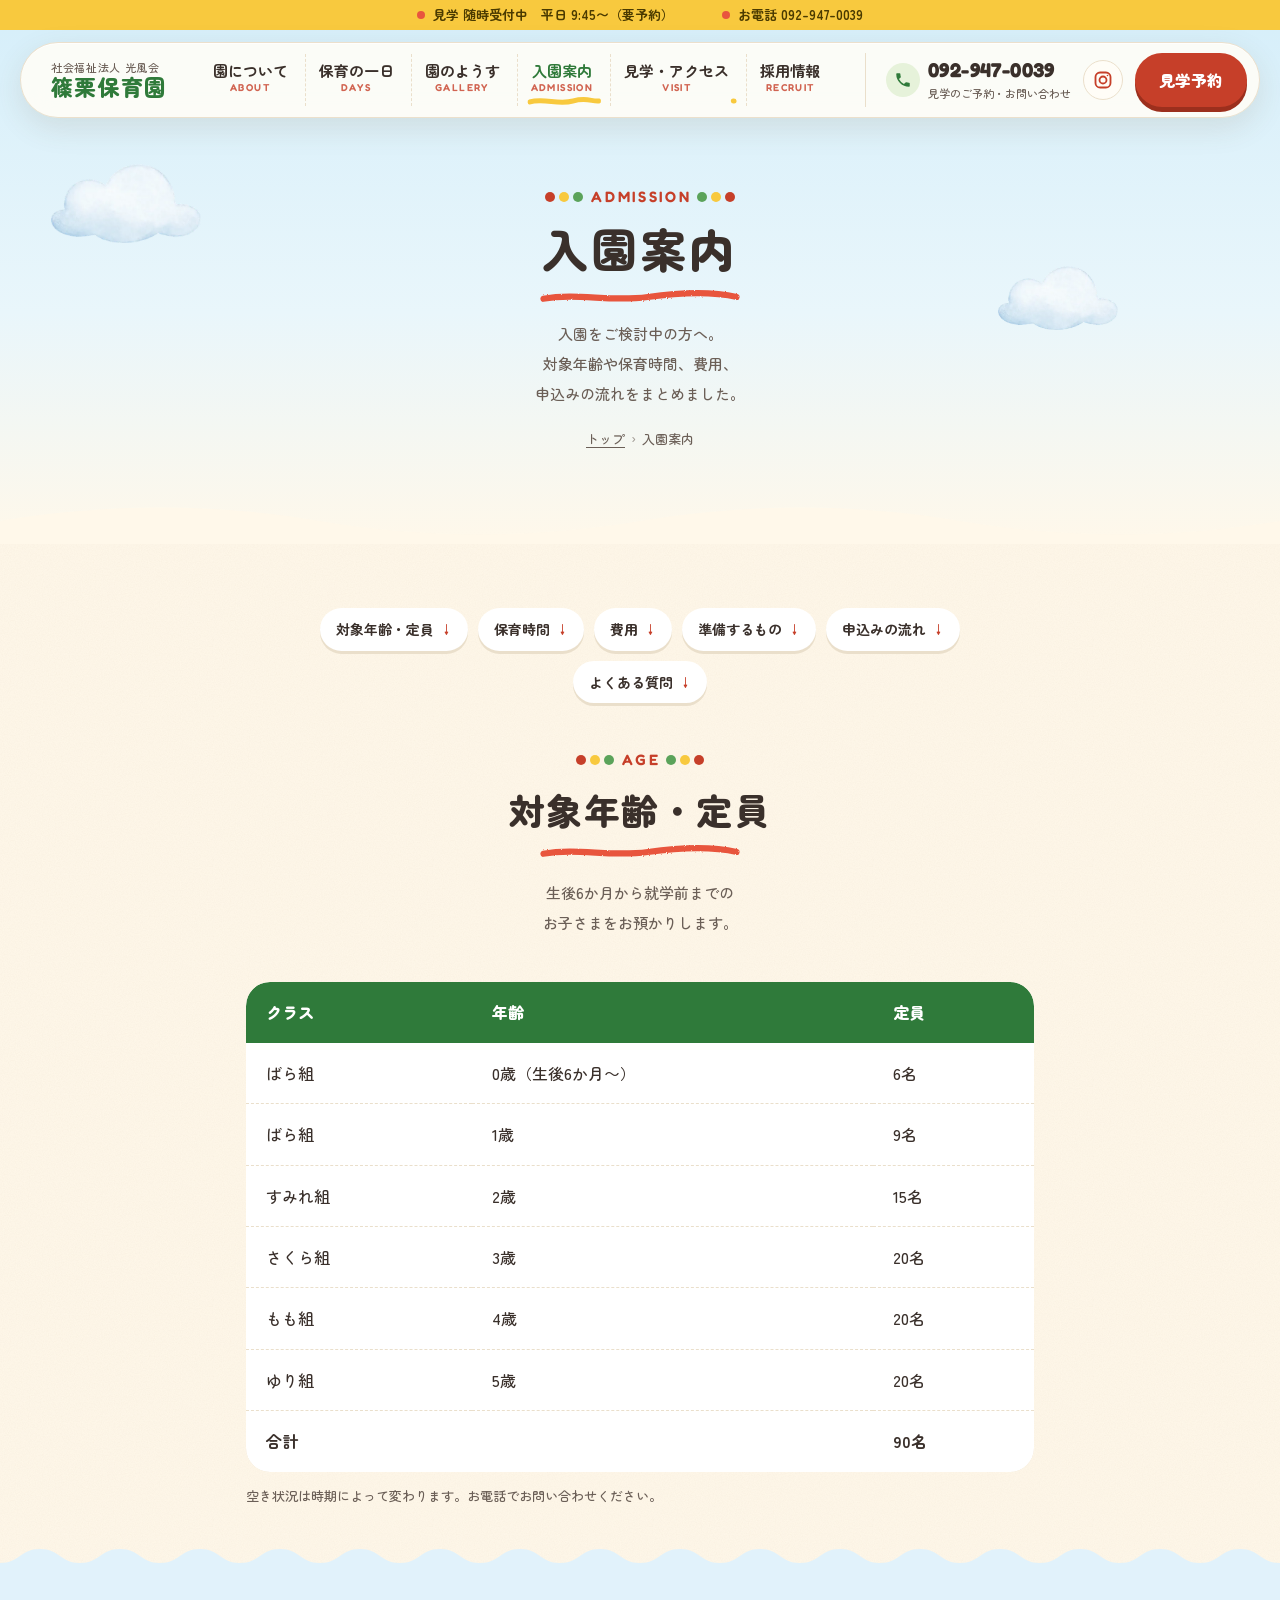
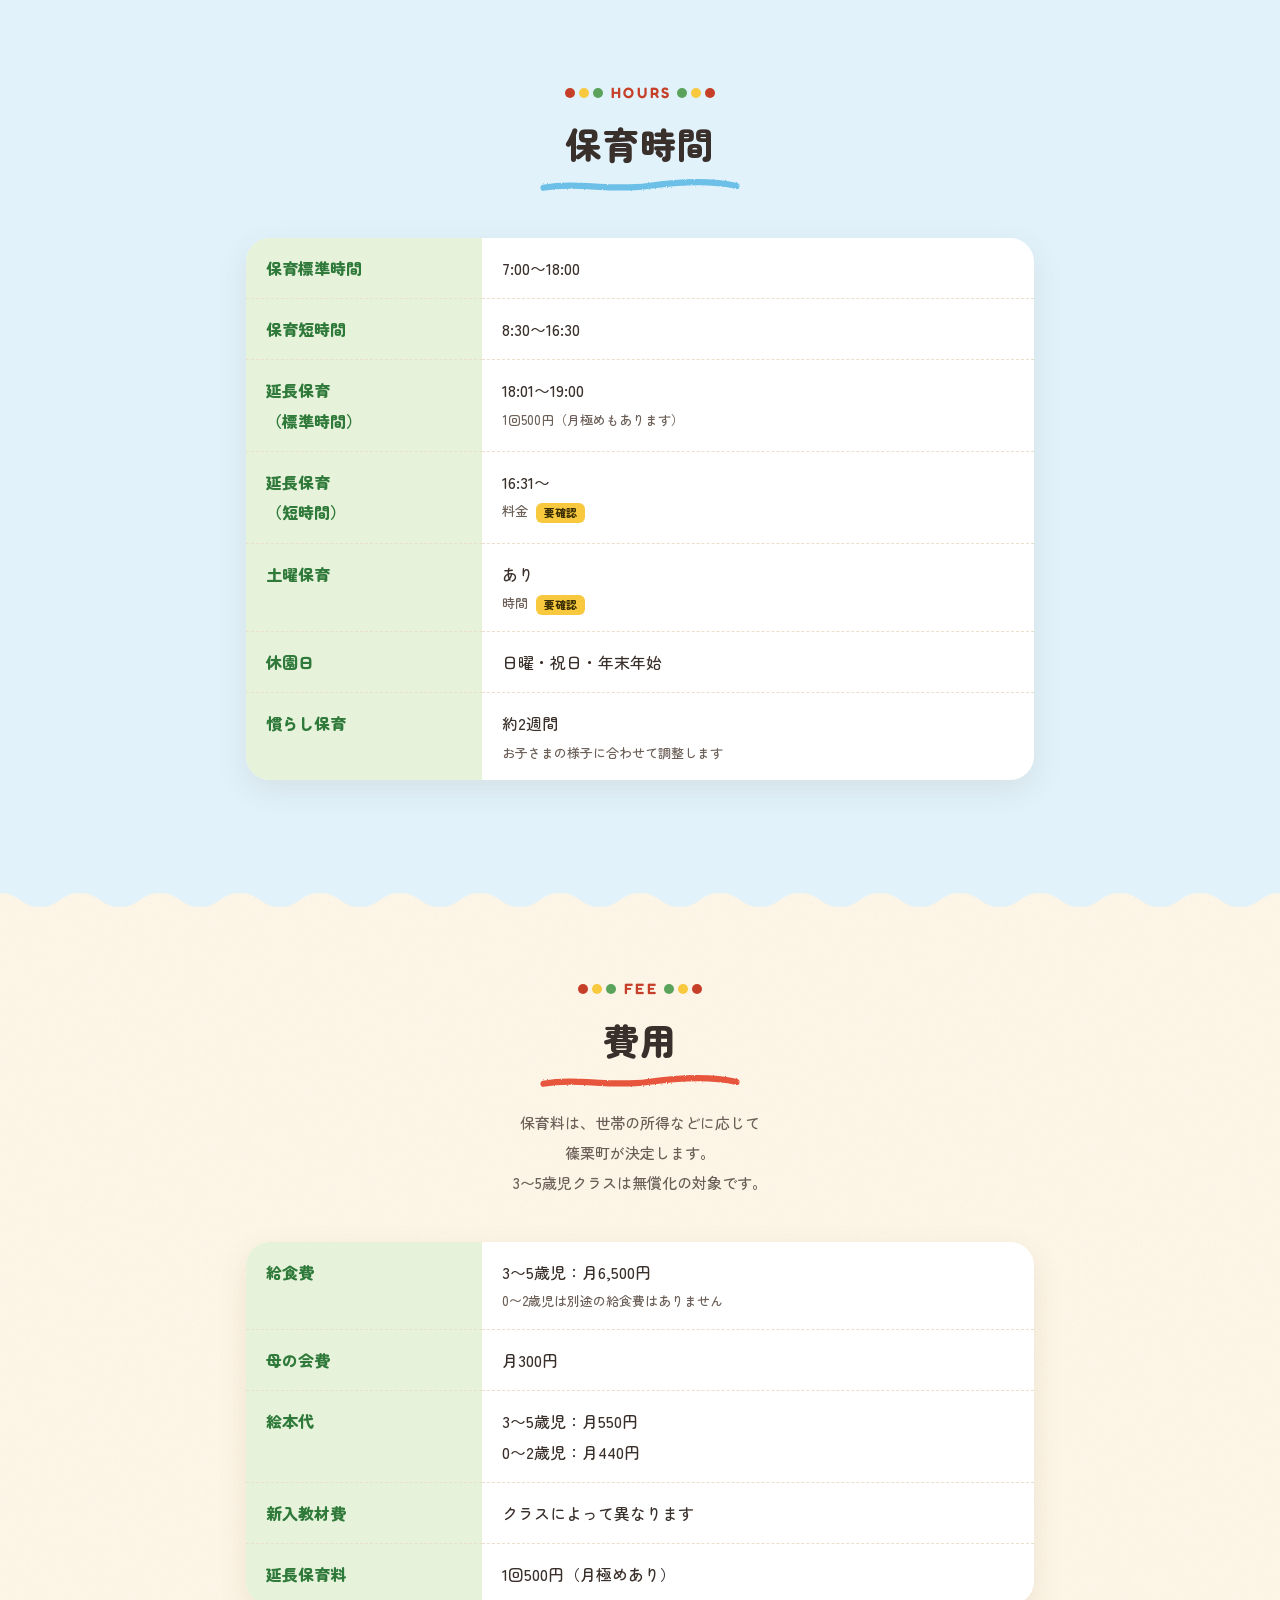
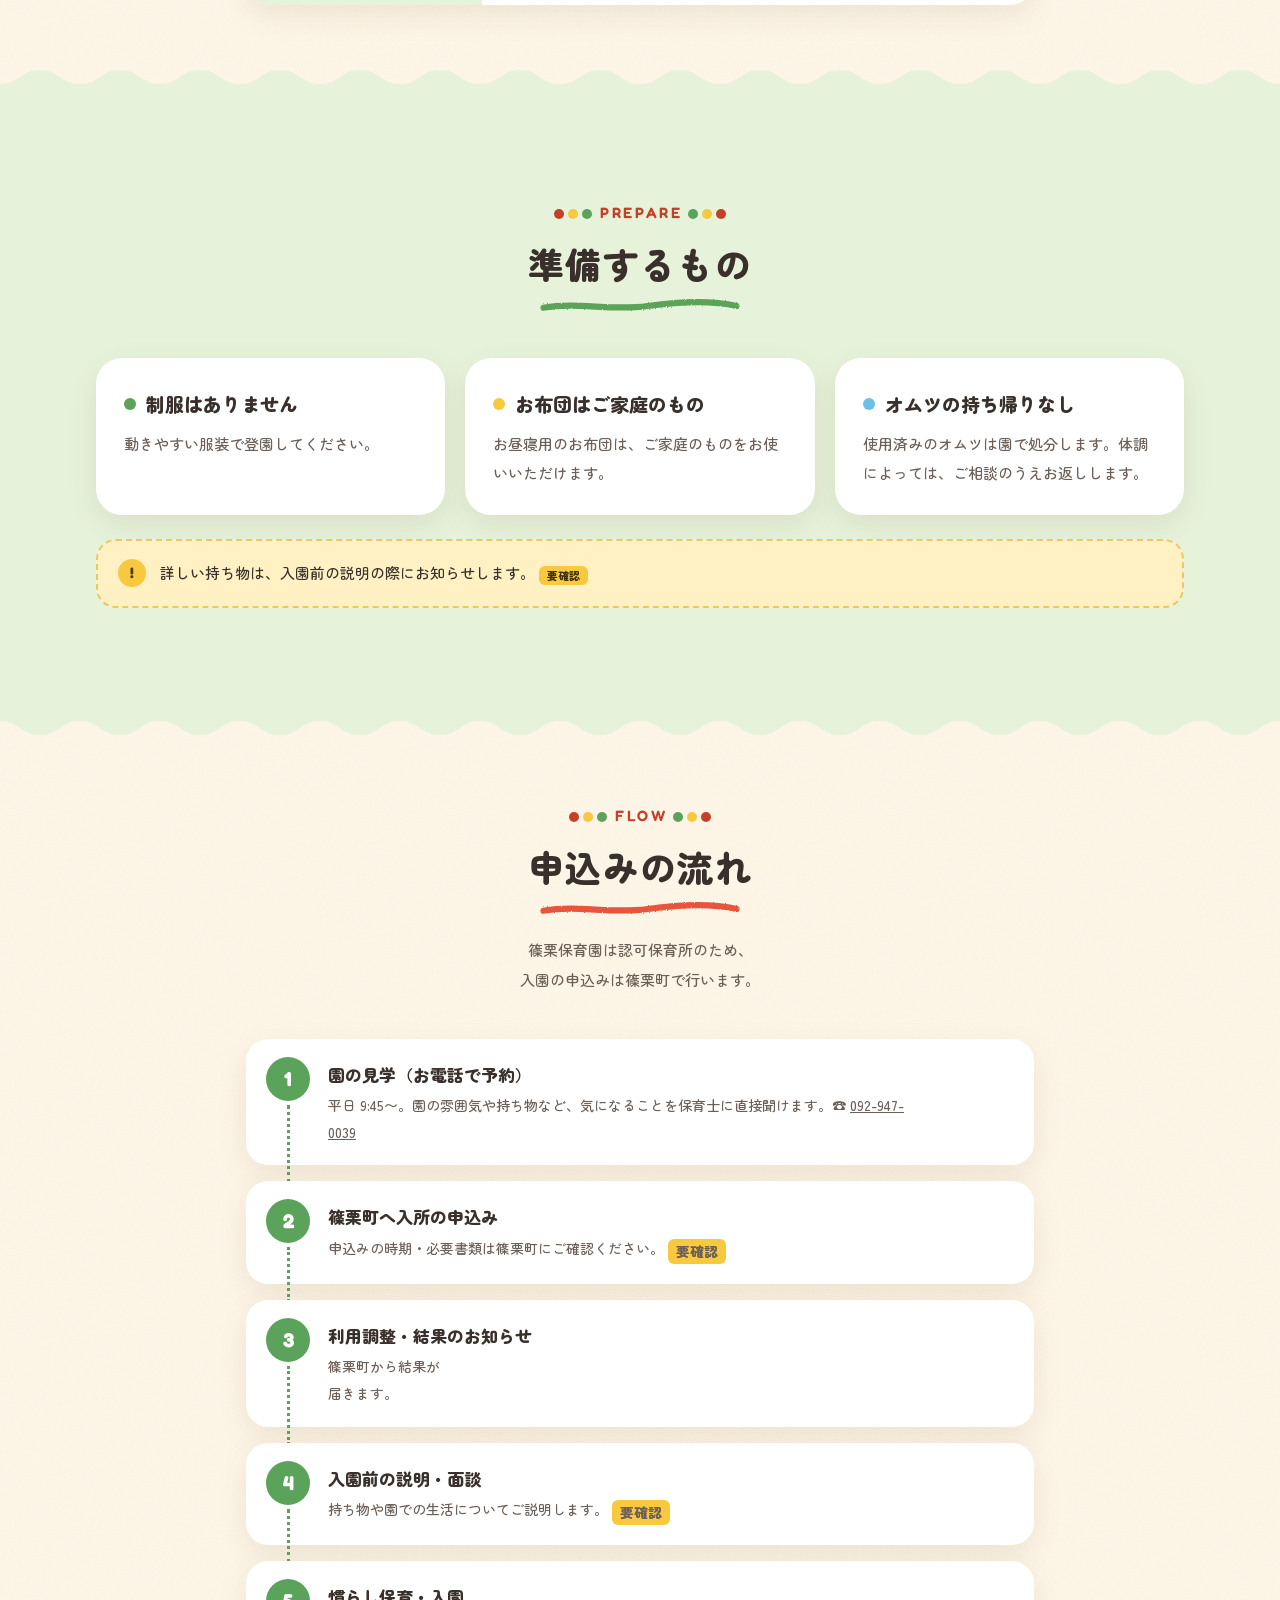
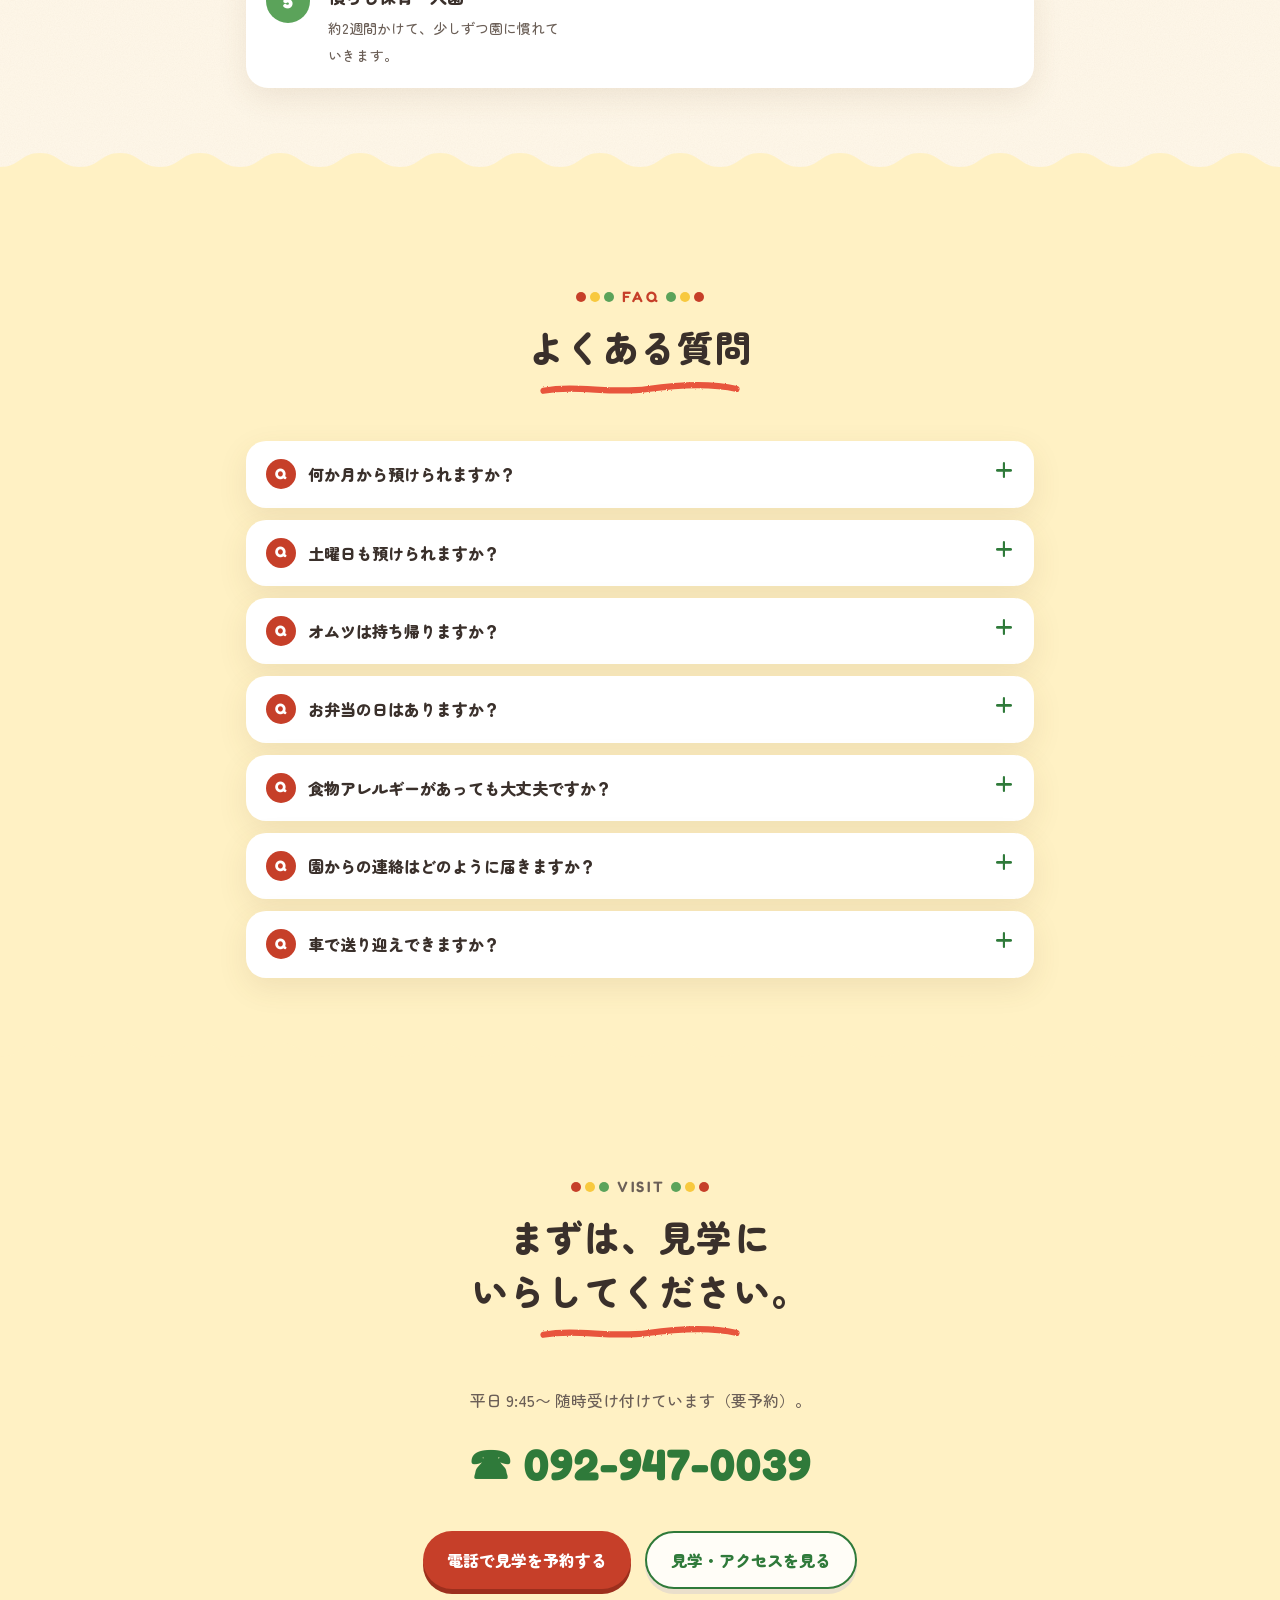
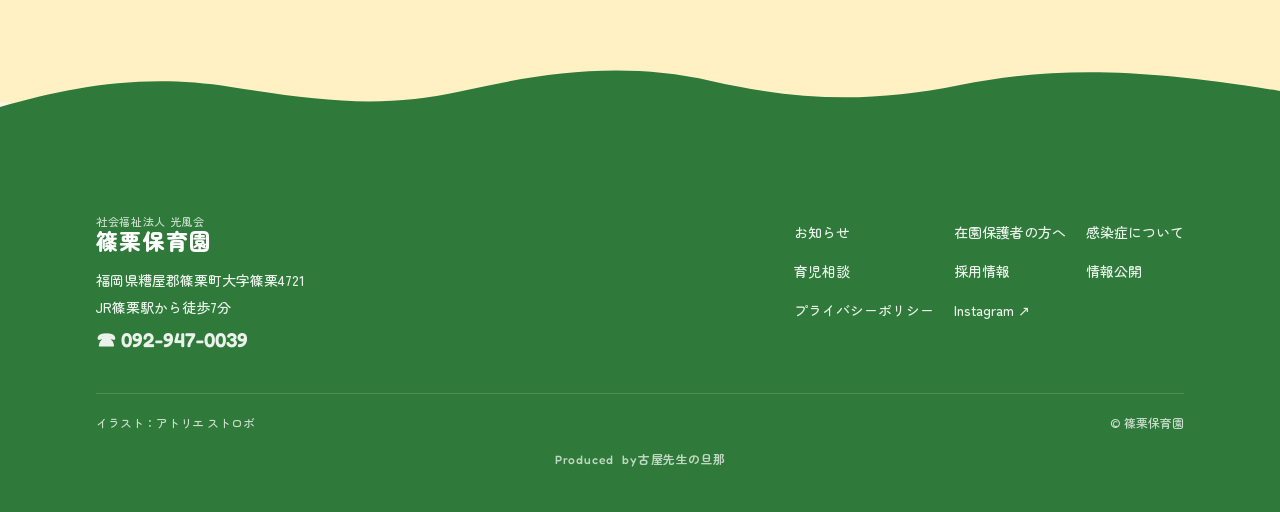
<file: admission.html>
<!doctype html>
<html lang="ja">
<head>
<meta charset="utf-8">
<meta name="viewport" content="width=device-width, initial-scale=1, viewport-fit=cover">
<meta name="color-scheme" content="light">
<meta name="theme-color" content="#FFF8EA">
<title>入園案内｜篠栗保育園</title>
<meta name="description" content="篠栗保育園の入園案内。生後6か月〜就学前、定員90名。保育時間7:00〜18:00（延長19:00まで）、土曜保育あり。費用・持ち物・申込みの流れ・よくある質問。">
<meta property="og:type" content="article">
<meta property="og:site_name" content="篠栗保育園">
<meta property="og:title" content="入園案内｜篠栗保育園">
<meta property="og:description" content="篠栗保育園の入園案内。生後6か月〜就学前、定員90名。保育時間7:00〜18:00（延長19:00まで）、土曜保育あり。費用・持ち物・申込みの流れ・よくある質問。">
<meta property="og:image" content="assets/img/hero.webp">
<meta name="twitter:card" content="summary_large_image">
<link rel="preconnect" href="https://fonts.googleapis.com">
<link rel="preconnect" href="https://fonts.gstatic.com" crossorigin>
<link href="https://fonts.googleapis.com/css2?family=Fredoka:wght@500;600;700&family=Zen+Maru+Gothic:wght@500;700;900&display=swap" rel="stylesheet">
<link rel="stylesheet" href="assets/css/style.css">
<script>
(function(){var d=document.documentElement;try{if(matchMedia('(prefers-reduced-motion: reduce)').matches||sessionStorage.getItem('sasa-seen')){d.classList.add('seen')}else{sessionStorage.setItem('sasa-seen','1')}}catch(e){}d.classList.add('js')})();
</script>
</head>
<body data-page="admission">
<svg width="0" height="0" style="position:absolute" aria-hidden="true" focusable="false">
  <defs>
    <filter id="crayonFx" x="-5%" y="-50%" width="110%" height="200%">
      <feTurbulence type="fractalNoise" baseFrequency=".9" numOctaves="2" result="t"/>
      <feDisplacementMap in="SourceGraphic" in2="t" scale="3"/>
    </filter>
  </defs>
</svg>

<a class="sr" href="#main">本文へスキップ</a>

<span id="menu" class="menu-anchor" aria-hidden="true"></span>
<div class="topbar" id="topbar">
  <div class="ticker" role="note" aria-label="お知らせ">
    <div class="track">
      <span>見学 随時受付中　平日 9:45〜（要予約）</span><span>お電話 092-947-0039</span>
      <span aria-hidden="true">見学 随時受付中　平日 9:45〜（要予約）</span><span aria-hidden="true">お電話 092-947-0039</span>
      <span aria-hidden="true">見学 随時受付中　平日 9:45〜（要予約）</span><span aria-hidden="true">お電話 092-947-0039</span>
    </div>
  </div>
  <div class="hdwrap"><header class="hd">
    <div class="hd-in">
      <a class="brand" href="index.html" aria-label="篠栗保育園 トップへ">
        <span class="nm"><small>社会福祉法人 光風会</small><strong>篠栗保育園</strong></span>
      </a>
      <nav class="gnav" aria-label="メインメニュー">
        <ul>
          <li><a href="about.html">園について<small>ABOUT</small><svg viewBox="0 0 100 10" preserveAspectRatio="none" aria-hidden="true"><path pathLength="1" d="M2 6c20-4 40 3 60-1s26 1 36 0"/></svg></a></li>
          <li><a href="life.html">保育の一日<small>DAYS</small><svg viewBox="0 0 100 10" preserveAspectRatio="none" aria-hidden="true"><path pathLength="1" d="M2 6c20-4 40 3 60-1s26 1 36 0"/></svg></a></li>
          <li><a href="gallery.html">園のようす<small>GALLERY</small><svg viewBox="0 0 100 10" preserveAspectRatio="none" aria-hidden="true"><path pathLength="1" d="M2 6c20-4 40 3 60-1s26 1 36 0"/></svg></a></li>
          <li><a href="admission.html" aria-current="page">入園案内<small>ADMISSION</small><svg viewBox="0 0 100 10" preserveAspectRatio="none" aria-hidden="true"><path pathLength="1" d="M2 6c20-4 40 3 60-1s26 1 36 0"/></svg></a></li>
          <li><a href="visit.html">見学・アクセス<small>VISIT</small><svg viewBox="0 0 100 10" preserveAspectRatio="none" aria-hidden="true"><path pathLength="1" d="M2 6c20-4 40 3 60-1s26 1 36 0"/></svg></a></li>
          <li><a href="recruit.html">採用情報<small>RECRUIT</small><svg viewBox="0 0 100 10" preserveAspectRatio="none" aria-hidden="true"><path pathLength="1" d="M2 6c20-4 40 3 60-1s26 1 36 0"/></svg></a></li>
        </ul>
      </nav>
      <div class="hd-act">
        <a class="hd-tel" href="tel:0929470039"><span class="ic"><svg width="18" height="18" viewBox="0 0 24 24" aria-hidden="true"><path fill="currentColor" d="M6.6 10.8a15.1 15.1 0 0 0 6.6 6.6l2.2-2.2a1 1 0 0 1 1-.25 11.4 11.4 0 0 0 3.6.57 1 1 0 0 1 1 1V20a1 1 0 0 1-1 1A17 17 0 0 1 3 4a1 1 0 0 1 1-1h3.5a1 1 0 0 1 1 1c0 1.25.2 2.45.57 3.57a1 1 0 0 1-.25 1z"/></svg></span><span><b>092-947-0039</b><small>見学のご予約・お問い合わせ</small></span></a>
        <a class="icon-btn" href="https://www.instagram.com/sasagurihoikuen/" target="_blank" rel="noopener" aria-label="Instagram（新しいタブで開きます）"><svg width="20" height="20" viewBox="0 0 24 24" fill="none" stroke="#C63F29" stroke-width="2.2" aria-hidden="true"><rect x="3" y="3" width="18" height="18" rx="5.5"/><circle cx="12" cy="12" r="4.2"/><circle cx="17.4" cy="6.6" r="1" fill="#C63F29" stroke="none"/></svg></a>
        <a class="pill" href="visit.html#visit">見学予約</a>
        <a class="sp-tel" href="tel:0929470039" aria-label="電話をかける 092-947-0039"><svg width="20" height="20" viewBox="0 0 24 24" aria-hidden="true"><path fill="currentColor" d="M6.6 10.8a15.1 15.1 0 0 0 6.6 6.6l2.2-2.2a1 1 0 0 1 1-.25 11.4 11.4 0 0 0 3.6.57 1 1 0 0 1 1 1V20a1 1 0 0 1-1 1A17 17 0 0 1 3 4a1 1 0 0 1 1-1h3.5a1 1 0 0 1 1 1c0 1.25.2 2.45.57 3.57a1 1 0 0 1-.25 1z"/></svg></a>
        <a class="menu-btn" id="menuBtn" href="#menu" role="button" aria-expanded="false" aria-controls="ov"><span class="bars" aria-hidden="true"><i></i><i></i><i></i></span><span>MENU</span><b class="sr">メニューを開く</b></a>
      </div>
    </div>
  </header></div>
</div>

<div class="ov" id="ov" aria-hidden="true">
  <div class="ov-sheet" role="dialog" aria-modal="true" aria-label="メニュー">
    <div class="ov-top"><a class="ov-brand" href="index.html" style="text-decoration:none;color:inherit"><small>社会福祉法人 光風会</small><strong>篠栗保育園</strong></a><a class="ov-close" id="ovClose" href="#close" role="button"><span aria-hidden="true">×</span><small aria-hidden="true">CLOSE</small><b class="sr">メニューを閉じる</b></a></div>
    <nav aria-label="スマートフォン用メニュー">
      <ul>
        <li><a href="about.html">園について<small>ABOUT</small></a></li>
        <li><a href="life.html">保育の一日<small>DAYS</small></a></li>
        <li><a href="gallery.html">園のようす<small>GALLERY</small></a></li>
        <li><a href="admission.html" aria-current="page">入園案内<small>ADMISSION</small></a></li>
        <li><a href="visit.html">見学・アクセス<small>VISIT</small></a></li>
        <li><a href="recruit.html">採用情報<small>RECRUIT</small></a></li>
      </ul>
      <ul class="ov-sub">
        <li><a href="parents.html">在園保護者の方へ</a></li>
        <li><a href="disclosure.html">情報公開</a></li>
      </ul>
    </nav>
    <div class="ov-cta">
      <a class="pill" href="tel:0929470039">☎ 092-947-0039 に電話する</a>
      <a class="pill ghost" href="visit.html#visit">見学の予約について</a>
      <p>見学は平日 9:45〜（要予約）</p>
    </div>
  </div>
</div>

<main id="main">
  <div class="page-hero">
    <div class="sky" aria-hidden="true">
      <img class="cloud c1" src="assets/img/cloud.webp" alt="" width="420" height="221">
      <img class="cloud c2" src="assets/img/cloud.webp" alt="" width="420" height="221">
    </div>
    <div class="wrap">
      <p class="eyebrow">ADMISSION</p>
      <h1>入園案内</h1>
      <svg class="crayon red" viewBox="0 0 260 18" preserveAspectRatio="none" aria-hidden="true"><path pathLength="1" d="M4 11C50 4 90 15 140 9s90-5 116 0"/></svg>
      <p class="lead">入園をご検討中の方へ。<br>対象年齢や保育時間、費用、<br>申込みの流れをまとめました。</p>
      <nav class="crumb" aria-label="現在地"><ol><li><a href="index.html">トップ</a></li><li aria-current="page">入園案内</li></ol></nav>
    </div>
    <svg class="wave" viewBox="0 0 1440 48" preserveAspectRatio="none" aria-hidden="true"><path fill="#FFF8EA" d="M0 24c120-18 240-18 360 0s240 18 360 0 240-18 360 0 240 18 360 0V48H0Z"/></svg>
  </div>

  <section class="sec-sm" id="age">
    <div class="wrap narrow">
      <ul class="jump"><li><a href="#age">対象年齢・定員</a></li><li><a href="#hours">保育時間</a></li><li><a href="#fee">費用</a></li><li><a href="#prepare">準備するもの</a></li><li><a href="#flow">申込みの流れ</a></li><li><a href="#faq">よくある質問</a></li></ul>
      <div class="mt-l"><div class="sec-head rv"><p class="eyebrow">AGE</p><h2>対象年齢・定員</h2><svg class="crayon red" viewBox="0 0 260 18" preserveAspectRatio="none" aria-hidden="true"><path pathLength="1" d="M4 11C50 4 90 15 140 9s90-5 116 0"/></svg>
        <p class="lead">生後6か月から就学前までの<br>お子さまをお預かりします。</p></div></div>
      <div class="tbl-scroll rv">
        <table class="info cols">
          <thead><tr><th scope="col">クラス</th><th scope="col">年齢</th><th scope="col">定員</th></tr></thead>
          <tbody>
            <tr><td>ばら組</td><td>0歳（生後6か月〜）</td><td>6名</td></tr>
            <tr><td>ばら組</td><td>1歳</td><td>9名</td></tr>
            <tr><td>すみれ組</td><td>2歳</td><td>15名</td></tr>
            <tr><td>さくら組</td><td>3歳</td><td>20名</td></tr>
            <tr><td>もも組</td><td>4歳</td><td>20名</td></tr>
            <tr><td>ゆり組</td><td>5歳</td><td>20名</td></tr>
            <tr><td colspan="2"><b>合計</b></td><td><b>90名</b></td></tr>
          </tbody>
        </table>
      </div>
      <p class="note rv">空き状況は時期によって変わります。お電話でお問い合わせください。</p>
    </div>
  </section>

  <section class="band blue" id="hours">
    <div class="wrap narrow">
      <div class="sec-head rv"><p class="eyebrow">HOURS</p><h2>保育時間</h2><svg class="crayon blue" viewBox="0 0 260 18" preserveAspectRatio="none" aria-hidden="true"><path pathLength="1" d="M4 11C50 4 90 15 140 9s90-5 116 0"/></svg></div>
      <table class="info rv">
        <tbody>
          <tr><th scope="row">保育標準時間</th><td>7:00〜18:00</td></tr>
          <tr><th scope="row">保育短時間</th><td>8:30〜16:30</td></tr>
          <tr><th scope="row">延長保育<br>（標準時間）</th><td>18:01〜19:00<small>1回500円（月極めもあります）</small></td></tr>
          <tr><th scope="row">延長保育<br>（短時間）</th><td>16:31〜<small>料金 <span class="tbd">要確認</span></small></td></tr>
          <tr><th scope="row">土曜保育</th><td>あり<small>時間 <span class="tbd">要確認</span></small></td></tr>
          <tr><th scope="row">休園日</th><td>日曜・祝日・年末年始</td></tr>
          <tr><th scope="row">慣らし保育</th><td>約2週間<small>お子さまの様子に合わせて調整します</small></td></tr>
        </tbody>
      </table>
    </div>
  </section>

  <section id="fee">
    <div class="wrap narrow">
      <div class="sec-head rv"><p class="eyebrow">FEE</p><h2>費用</h2><svg class="crayon red" viewBox="0 0 260 18" preserveAspectRatio="none" aria-hidden="true"><path pathLength="1" d="M4 11C50 4 90 15 140 9s90-5 116 0"/></svg>
        <p class="lead">保育料は、世帯の所得などに応じて<br>篠栗町が決定します。<br>3〜5歳児クラスは無償化の対象です。</p></div>
      <table class="info rv">
        <tbody>
          <tr><th scope="row">給食費</th><td>3〜5歳児：月6,500円<small>0〜2歳児は別途の給食費はありません</small></td></tr>
          <tr><th scope="row">母の会費</th><td>月300円</td></tr>
          <tr><th scope="row">絵本代</th><td>3〜5歳児：月550円<br>0〜2歳児：月440円</td></tr>
          <tr><th scope="row">新入教材費</th><td>クラスによって異なります</td></tr>
          <tr><th scope="row">延長保育料</th><td>1回500円（月極めあり）</td></tr>
        </tbody>
      </table>
    </div>
  </section>

  <section class="band green" id="prepare">
    <div class="wrap">
      <div class="sec-head rv"><p class="eyebrow">PREPARE</p><h2>準備するもの</h2><svg class="crayon green" viewBox="0 0 260 18" preserveAspectRatio="none" aria-hidden="true"><path pathLength="1" d="M4 11C50 4 90 15 140 9s90-5 116 0"/></svg></div>
      <div class="cards three-col">
        <div class="card rv"><h3>制服はありません</h3><p>動きやすい服装で登園してください。</p></div>
        <div class="card yellow rv d1"><h3>お布団はご家庭のもの</h3><p>お昼寝用のお布団は、ご家庭のものをお使いいただけます。</p></div>
        <div class="card blue rv d2"><h3>オムツの持ち帰りなし</h3><p>使用済みのオムツは園で処分します。体調によっては、ご相談のうえお返しします。</p></div>
      </div>
      <p class="notice mt-m rv">詳しい持ち物は、入園前の説明の際にお知らせします。<span class="tbd">要確認</span></p>
    </div>
  </section>

  <section id="flow">
    <div class="wrap narrow">
      <div class="sec-head rv"><p class="eyebrow">FLOW</p><h2>申込みの流れ</h2><svg class="crayon red" viewBox="0 0 260 18" preserveAspectRatio="none" aria-hidden="true"><path pathLength="1" d="M4 11C50 4 90 15 140 9s90-5 116 0"/></svg>
        <p class="lead">篠栗保育園は認可保育所のため、<br>入園の申込みは篠栗町で行います。</p></div>
      <ol class="steps rv">
        <li><b>園の見学（お電話で予約）</b><span>平日 9:45〜。園の雰囲気や持ち物など、気になることを保育士に直接聞けます。☎ <a href="tel:0929470039">092-947-0039</a></span></li>
        <li><b>篠栗町へ入所の申込み</b><span>申込みの時期・必要書類は篠栗町にご確認ください。<span class="tbd">要確認</span></span></li>
        <li><b>利用調整・結果のお知らせ</b><span>篠栗町から結果が届きます。</span></li>
        <li><b>入園前の説明・面談</b><span>持ち物や園での生活についてご説明します。<span class="tbd">要確認</span></span></li>
        <li><b>慣らし保育・入園</b><span>約2週間かけて、少しずつ園に慣れていきます。</span></li>
      </ol>
    </div>
  </section>

  <section class="band yellow" id="faq">
    <div class="wrap narrow">
      <div class="sec-head rv"><p class="eyebrow">FAQ</p><h2>よくある質問</h2><svg class="crayon red" viewBox="0 0 260 18" preserveAspectRatio="none" aria-hidden="true"><path pathLength="1" d="M4 11C50 4 90 15 140 9s90-5 116 0"/></svg></div>
      <div class="faq rv">
        <details><summary><span>何か月から預けられますか？</span></summary><div class="a"><p>生後6か月から就学前までお預かりしています。</p></div></details>
        <details><summary><span>土曜日も預けられますか？</span></summary><div class="a"><p>はい、土曜保育を行っています。給食も月〜土曜日まで提供しています。</p></div></details>
        <details><summary><span>オムツは持ち帰りますか？</span></summary><div class="a"><p>持ち帰りはありません。使用済みのオムツは園で処分しています。</p></div></details>
        <details><summary><span>お弁当の日はありますか？</span></summary><div class="a"><p>基本的にはありません。遠足など特別な日だけお願いしています。</p></div></details>
        <details><summary><span>食物アレルギーがあっても<span class="nw">大丈夫ですか？</span></span></summary><div class="a"><p>医師の診断書をご提出いただければ対応いたします。入園前にご相談ください。</p></div></details>
        <details><summary><span>園からの連絡は<span class="nw">どのように届きますか？</span></span></summary><div class="a"><p>スマートフォンの連絡アプリを使っています。欠席・遅刻の連絡、連絡帳、登降園の記録、毎日の給食の写真などをアプリで確認できます。</p></div></details>
        <details><summary><span>車で送り迎えできますか？</span></summary><div class="a"><p>園の駐車場（13台・広めのスペース）をご利用いただけます。入口は園舎側ではなく、駐車場を挟んだ向かいの道路側です。<a class="nw" href="visit.html#access">駐車場への入り方</a></p></div></details>
      </div>
    </div>
  </section>

  <section class="band yellow cta-band">
    <div class="wrap">
      <div class="sec-head rv"><p class="eyebrow">VISIT</p><h2>まずは、見学に<br>いらしてください。</h2><svg class="crayon red" viewBox="0 0 260 18" preserveAspectRatio="none" aria-hidden="true"><path pathLength="1" d="M4 11C50 4 90 15 140 9s90-5 116 0"/></svg></div>
      <p class="rv">平日 9:45〜 随時受け付けています<span class="nw">（要予約）</span>。</p>
      <a class="tel rv" href="tel:0929470039">☎ 092-947-0039</a>
      <div class="btns rv"><a class="pill" href="tel:0929470039">電話で見学を予約する</a><a class="pill ghost" href="visit.html">見学・アクセスを見る</a></div>
    </div>
  </section>
</main>

<footer>
  <svg class="hills-ft" viewBox="0 0 1440 60" preserveAspectRatio="none" aria-hidden="true"><path fill="#2F7A3A" d="M0 40c80-20 160-34 260-20s170 22 260 4 180-30 280-10 180 22 280 4 200-18 360 6V60H0Z"/></svg>
  <div class="wrap">
    <div class="ft">
      <div>
        <a class="brand" href="index.html"><span class="nm"><small>社会福祉法人 光風会</small><strong>篠栗保育園</strong></span></a>
        <address>福岡県糟屋郡篠栗町大字篠栗4721<br>JR篠栗駅から徒歩7分<br><a href="tel:0929470039">☎ 092-947-0039</a></address>
      </div>
      <ul class="ft-links">
        <li><a href="index.html#news">お知らせ</a></li><li><a href="parents.html">在園保護者の方へ</a></li><li><a href="parents.html#infection">感染症について</a></li>
        <li><a href="visit.html#consult">育児相談</a></li><li><a href="recruit.html">採用情報</a></li><li><a href="disclosure.html">情報公開</a></li>
        <li><a href="disclosure.html#privacy">プライバシーポリシー</a></li><li><a href="https://www.instagram.com/sasagurihoikuen/" target="_blank" rel="noopener">Instagram ↗</a></li>
      </ul>
    </div>
    <p class="credit"><span>イラスト：アトリエ ストロボ</span><span>© 篠栗保育園</span></p>
    <p class="produced">Produced &nbsp;by<span>古屋先生の旦那</span></p>
  </div>
</footer>

<div class="cta-bar" id="ctaBar">
  <a class="pill green" href="tel:0929470039">☎ 電話する</a>
  <a class="pill" href="visit.html#visit">見学を予約</a>
</div>

<button class="to-top" id="toTop" type="button" aria-label="ページのいちばん上へ戻る">
  <svg viewBox="0 0 40 40" aria-hidden="true">
    <g class="wl"><path d="M19 18C14 6 4 6 4 13s7 8 15 6Z" fill="#F8C93E" stroke="#3A302B" stroke-width="2" stroke-linejoin="round"/><path d="M19 21c-7 0-12 4-10 9s8 1 10-6Z" fill="#E8553E" stroke="#3A302B" stroke-width="2" stroke-linejoin="round"/></g>
    <g class="wr"><path d="M21 18C26 6 36 6 36 13s-7 8-15 6Z" fill="#F8C93E" stroke="#3A302B" stroke-width="2" stroke-linejoin="round"/><path d="M21 21c7 0 12 4 10 9s-8 1-10-6Z" fill="#E8553E" stroke="#3A302B" stroke-width="2" stroke-linejoin="round"/></g>
    <rect x="18.3" y="13" width="3.4" height="17" rx="1.7" fill="#3A302B"/>
    <path d="M19 13q-2-5-5-6M21 13q2-5 5-6" stroke="#3A302B" stroke-width="1.6" fill="none" stroke-linecap="round"/>
  </svg>
  <span class="lbl">TOP</span>
</button>

<script src="assets/js/main.js" defer></script>
</body>
</html>
</file>
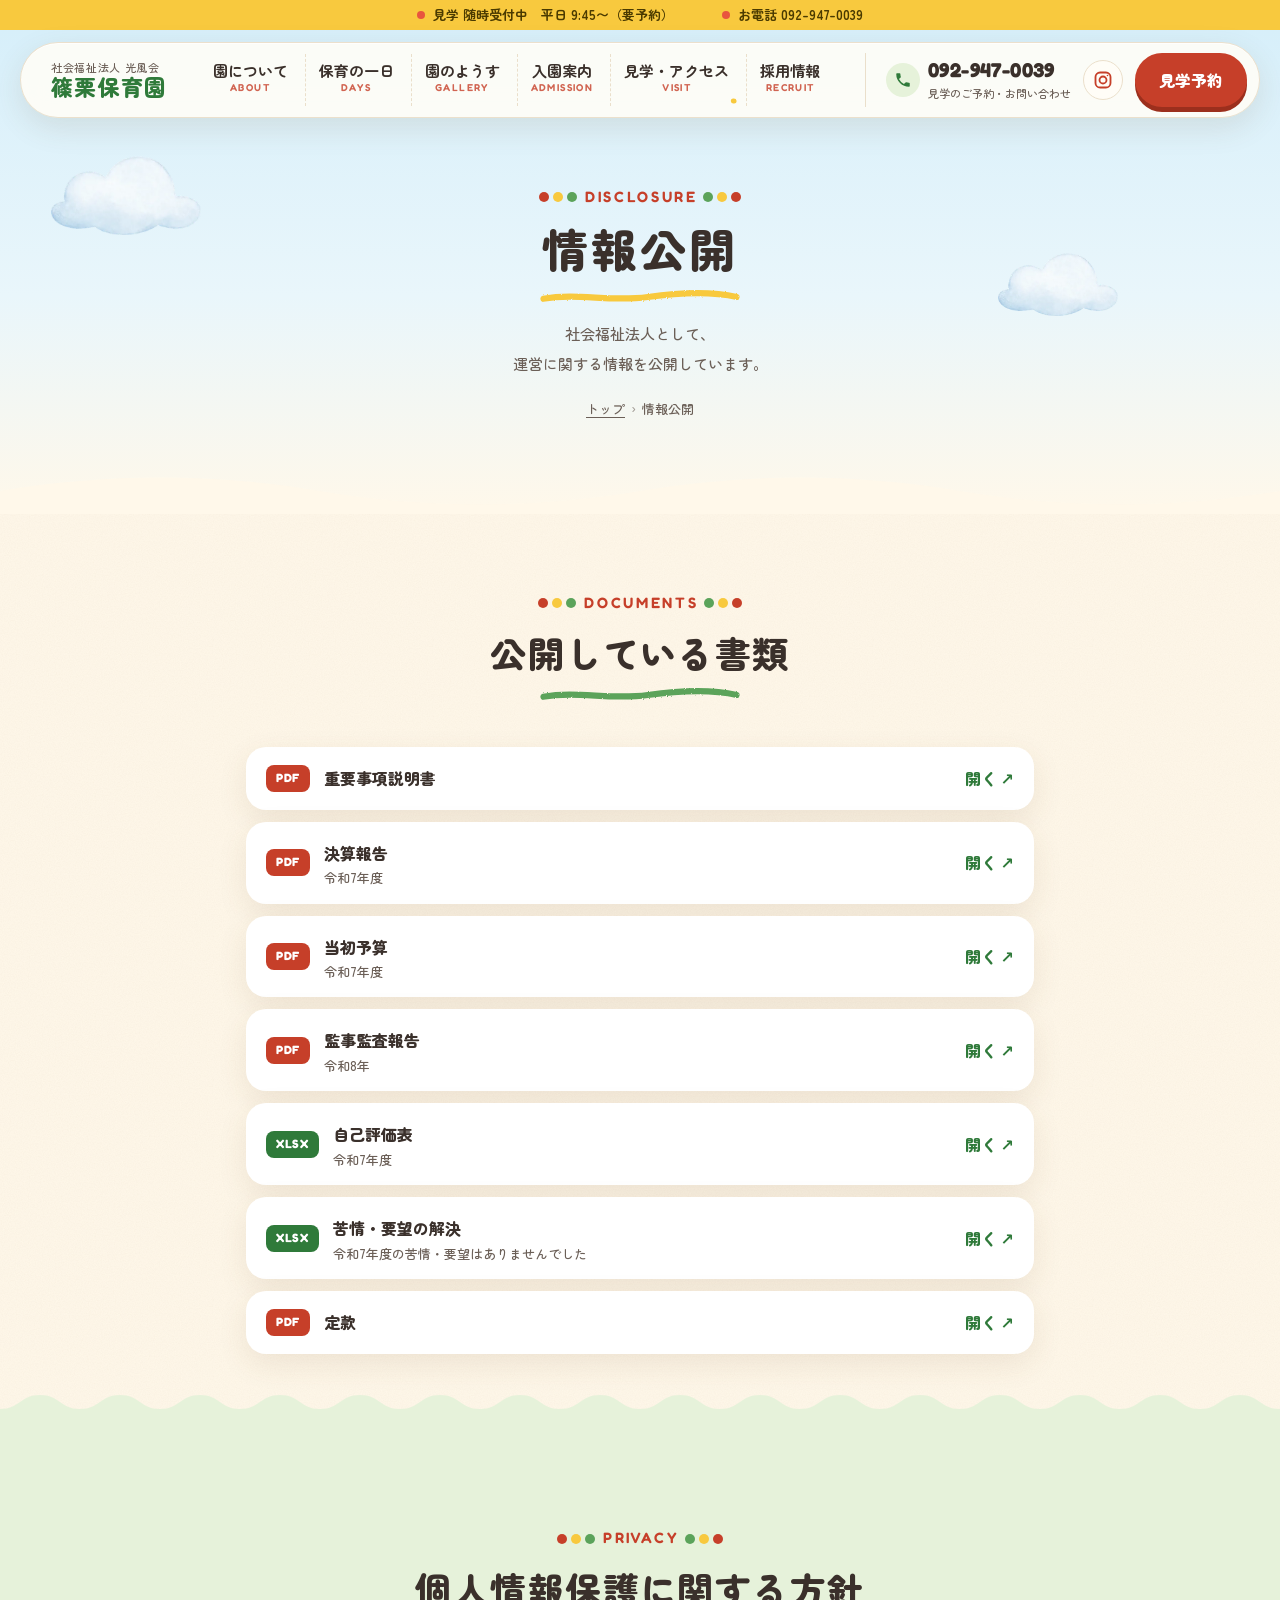
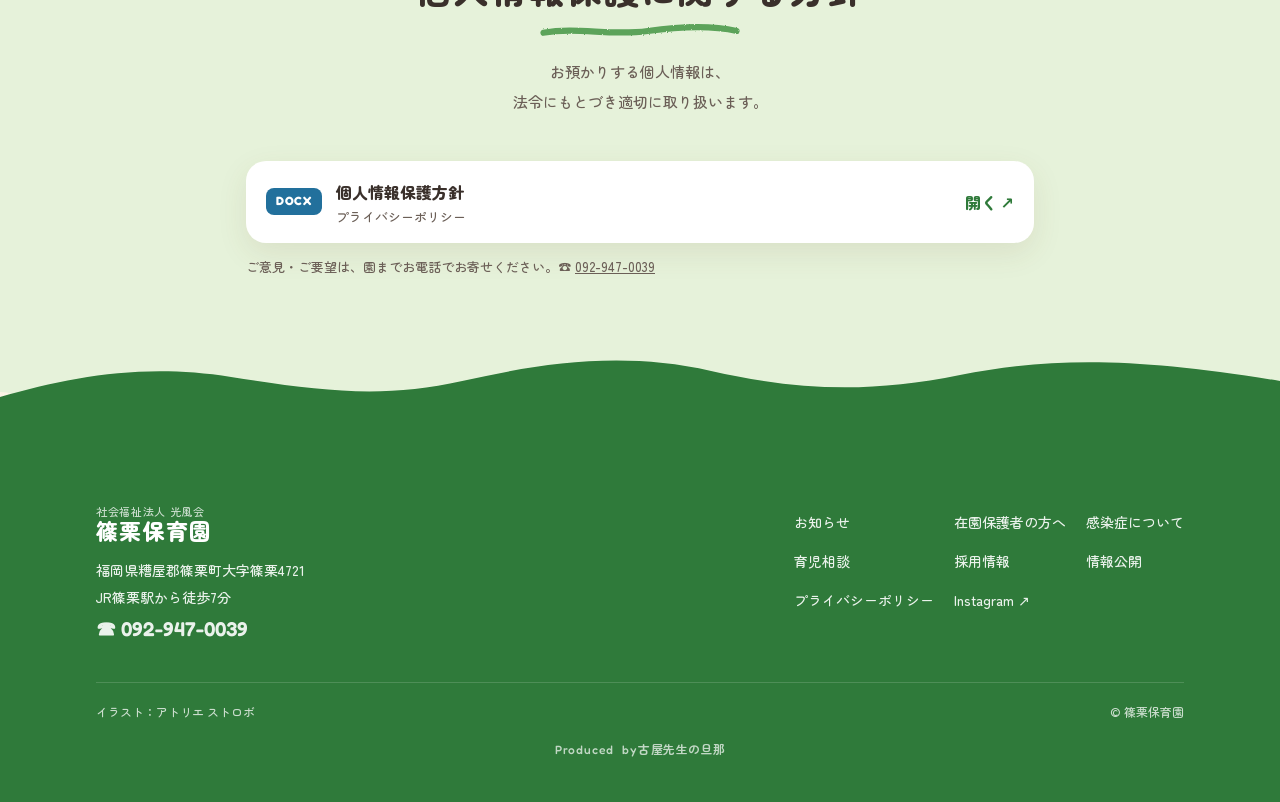
<file: disclosure.html>
<!doctype html>
<html lang="ja">
<head>
<meta charset="utf-8">
<meta name="viewport" content="width=device-width, initial-scale=1, viewport-fit=cover">
<meta name="color-scheme" content="light">
<meta name="theme-color" content="#FFF8EA">
<title>情報公開｜篠栗保育園</title>
<meta name="description" content="社会福祉法人光風会 篠栗保育園の情報公開。重要事項説明書、決算報告、予算、監事監査報告、自己評価、苦情解決、定款、個人情報保護方針。">
<meta property="og:type" content="article">
<meta property="og:site_name" content="篠栗保育園">
<meta property="og:title" content="情報公開｜篠栗保育園">
<meta property="og:description" content="社会福祉法人光風会 篠栗保育園の情報公開。重要事項説明書、決算報告、予算、監事監査報告、自己評価、苦情解決、定款、個人情報保護方針。">
<meta property="og:image" content="assets/img/hero.webp">
<meta name="twitter:card" content="summary_large_image">
<link rel="preconnect" href="https://fonts.googleapis.com">
<link rel="preconnect" href="https://fonts.gstatic.com" crossorigin>
<link href="https://fonts.googleapis.com/css2?family=Fredoka:wght@500;600;700&family=Zen+Maru+Gothic:wght@500;700;900&display=swap" rel="stylesheet">
<link rel="stylesheet" href="assets/css/style.css">
<script>
(function(){var d=document.documentElement;try{if(matchMedia('(prefers-reduced-motion: reduce)').matches||sessionStorage.getItem('sasa-seen')){d.classList.add('seen')}else{sessionStorage.setItem('sasa-seen','1')}}catch(e){}d.classList.add('js')})();
</script>
</head>
<body data-page="disclosure">
<svg width="0" height="0" style="position:absolute" aria-hidden="true" focusable="false">
  <defs>
    <filter id="crayonFx" x="-5%" y="-50%" width="110%" height="200%">
      <feTurbulence type="fractalNoise" baseFrequency=".9" numOctaves="2" result="t"/>
      <feDisplacementMap in="SourceGraphic" in2="t" scale="3"/>
    </filter>
  </defs>
</svg>

<a class="sr" href="#main">本文へスキップ</a>

<span id="menu" class="menu-anchor" aria-hidden="true"></span>
<div class="topbar" id="topbar">
  <div class="ticker" role="note" aria-label="お知らせ">
    <div class="track">
      <span>見学 随時受付中　平日 9:45〜（要予約）</span><span>お電話 092-947-0039</span>
      <span aria-hidden="true">見学 随時受付中　平日 9:45〜（要予約）</span><span aria-hidden="true">お電話 092-947-0039</span>
      <span aria-hidden="true">見学 随時受付中　平日 9:45〜（要予約）</span><span aria-hidden="true">お電話 092-947-0039</span>
    </div>
  </div>
  <div class="hdwrap"><header class="hd">
    <div class="hd-in">
      <a class="brand" href="index.html" aria-label="篠栗保育園 トップへ">
        <span class="nm"><small>社会福祉法人 光風会</small><strong>篠栗保育園</strong></span>
      </a>
      <nav class="gnav" aria-label="メインメニュー">
        <ul>
          <li><a href="about.html">園について<small>ABOUT</small><svg viewBox="0 0 100 10" preserveAspectRatio="none" aria-hidden="true"><path pathLength="1" d="M2 6c20-4 40 3 60-1s26 1 36 0"/></svg></a></li>
          <li><a href="life.html">保育の一日<small>DAYS</small><svg viewBox="0 0 100 10" preserveAspectRatio="none" aria-hidden="true"><path pathLength="1" d="M2 6c20-4 40 3 60-1s26 1 36 0"/></svg></a></li>
          <li><a href="gallery.html">園のようす<small>GALLERY</small><svg viewBox="0 0 100 10" preserveAspectRatio="none" aria-hidden="true"><path pathLength="1" d="M2 6c20-4 40 3 60-1s26 1 36 0"/></svg></a></li>
          <li><a href="admission.html">入園案内<small>ADMISSION</small><svg viewBox="0 0 100 10" preserveAspectRatio="none" aria-hidden="true"><path pathLength="1" d="M2 6c20-4 40 3 60-1s26 1 36 0"/></svg></a></li>
          <li><a href="visit.html">見学・アクセス<small>VISIT</small><svg viewBox="0 0 100 10" preserveAspectRatio="none" aria-hidden="true"><path pathLength="1" d="M2 6c20-4 40 3 60-1s26 1 36 0"/></svg></a></li>
          <li><a href="recruit.html">採用情報<small>RECRUIT</small><svg viewBox="0 0 100 10" preserveAspectRatio="none" aria-hidden="true"><path pathLength="1" d="M2 6c20-4 40 3 60-1s26 1 36 0"/></svg></a></li>
        </ul>
      </nav>
      <div class="hd-act">
        <a class="hd-tel" href="tel:0929470039"><span class="ic"><svg width="18" height="18" viewBox="0 0 24 24" aria-hidden="true"><path fill="currentColor" d="M6.6 10.8a15.1 15.1 0 0 0 6.6 6.6l2.2-2.2a1 1 0 0 1 1-.25 11.4 11.4 0 0 0 3.6.57 1 1 0 0 1 1 1V20a1 1 0 0 1-1 1A17 17 0 0 1 3 4a1 1 0 0 1 1-1h3.5a1 1 0 0 1 1 1c0 1.25.2 2.45.57 3.57a1 1 0 0 1-.25 1z"/></svg></span><span><b>092-947-0039</b><small>見学のご予約・お問い合わせ</small></span></a>
        <a class="icon-btn" href="https://www.instagram.com/sasagurihoikuen/" target="_blank" rel="noopener" aria-label="Instagram（新しいタブで開きます）"><svg width="20" height="20" viewBox="0 0 24 24" fill="none" stroke="#C63F29" stroke-width="2.2" aria-hidden="true"><rect x="3" y="3" width="18" height="18" rx="5.5"/><circle cx="12" cy="12" r="4.2"/><circle cx="17.4" cy="6.6" r="1" fill="#C63F29" stroke="none"/></svg></a>
        <a class="pill" href="visit.html#visit">見学予約</a>
        <a class="sp-tel" href="tel:0929470039" aria-label="電話をかける 092-947-0039"><svg width="20" height="20" viewBox="0 0 24 24" aria-hidden="true"><path fill="currentColor" d="M6.6 10.8a15.1 15.1 0 0 0 6.6 6.6l2.2-2.2a1 1 0 0 1 1-.25 11.4 11.4 0 0 0 3.6.57 1 1 0 0 1 1 1V20a1 1 0 0 1-1 1A17 17 0 0 1 3 4a1 1 0 0 1 1-1h3.5a1 1 0 0 1 1 1c0 1.25.2 2.45.57 3.57a1 1 0 0 1-.25 1z"/></svg></a>
        <a class="menu-btn" id="menuBtn" href="#menu" role="button" aria-expanded="false" aria-controls="ov"><span class="bars" aria-hidden="true"><i></i><i></i><i></i></span><span>MENU</span><b class="sr">メニューを開く</b></a>
      </div>
    </div>
  </header></div>
</div>

<div class="ov" id="ov" aria-hidden="true">
  <div class="ov-sheet" role="dialog" aria-modal="true" aria-label="メニュー">
    <div class="ov-top"><a class="ov-brand" href="index.html" style="text-decoration:none;color:inherit"><small>社会福祉法人 光風会</small><strong>篠栗保育園</strong></a><a class="ov-close" id="ovClose" href="#close" role="button"><span aria-hidden="true">×</span><small aria-hidden="true">CLOSE</small><b class="sr">メニューを閉じる</b></a></div>
    <nav aria-label="スマートフォン用メニュー">
      <ul>
        <li><a href="about.html">園について<small>ABOUT</small></a></li>
        <li><a href="life.html">保育の一日<small>DAYS</small></a></li>
        <li><a href="gallery.html">園のようす<small>GALLERY</small></a></li>
        <li><a href="admission.html">入園案内<small>ADMISSION</small></a></li>
        <li><a href="visit.html">見学・アクセス<small>VISIT</small></a></li>
        <li><a href="recruit.html">採用情報<small>RECRUIT</small></a></li>
      </ul>
      <ul class="ov-sub">
        <li><a href="parents.html">在園保護者の方へ</a></li>
        <li><a href="disclosure.html" aria-current="page">情報公開</a></li>
      </ul>
    </nav>
    <div class="ov-cta">
      <a class="pill" href="tel:0929470039">☎ 092-947-0039 に電話する</a>
      <a class="pill ghost" href="visit.html#visit">見学の予約について</a>
      <p>見学は平日 9:45〜（要予約）</p>
    </div>
  </div>
</div>

<main id="main">
  <div class="page-hero">
    <div class="sky" aria-hidden="true">
      <img class="cloud c1" src="assets/img/cloud.webp" alt="" width="420" height="221">
      <img class="cloud c2" src="assets/img/cloud.webp" alt="" width="420" height="221">
    </div>
    <div class="wrap">
      <p class="eyebrow">DISCLOSURE</p>
      <h1>情報公開</h1>
      <svg class="crayon" viewBox="0 0 260 18" preserveAspectRatio="none" aria-hidden="true"><path pathLength="1" d="M4 11C50 4 90 15 140 9s90-5 116 0"/></svg>
      <p class="lead">社会福祉法人として、<br>運営に関する情報を公開しています。</p>
      <nav class="crumb" aria-label="現在地"><ol><li><a href="index.html">トップ</a></li><li aria-current="page">情報公開</li></ol></nav>
    </div>
    <svg class="wave" viewBox="0 0 1440 48" preserveAspectRatio="none" aria-hidden="true"><path fill="#FFF8EA" d="M0 24c120-18 240-18 360 0s240 18 360 0 240-18 360 0 240 18 360 0V48H0Z"/></svg>
  </div>

  <section class="sec-sm">
    <div class="wrap narrow">
      <div class="sec-head rv"><p class="eyebrow">DOCUMENTS</p><h2>公開している書類</h2><svg class="crayon green" viewBox="0 0 260 18" preserveAspectRatio="none" aria-hidden="true"><path pathLength="1" d="M4 11C50 4 90 15 140 9s90-5 116 0"/></svg></div>
      <ul class="docs rv">
        <li><a href="https://www.sasaho.jp/app/download/11951619072/juuyojiko.pdf" target="_blank" rel="noopener"><span class="ftype">PDF</span><span><b>重要事項説明書</b></span><span class="go">開く ↗</span></a></li>
        <li><a href="https://www.sasaho.jp/app/download/12157618872/R7%E5%B9%B4%E5%BA%A6%E3%80%80%E6%B1%BA%E7%AE%97%E6%9B%B8.pdf" target="_blank" rel="noopener"><span class="ftype">PDF</span><span><b>決算報告</b><small>令和7年度</small></span><span class="go">開く ↗</span></a></li>
        <li><a href="https://www.sasaho.jp/app/download/12048549172/R7%E4%BA%88%E7%AE%97.pdf" target="_blank" rel="noopener"><span class="ftype">PDF</span><span><b>当初予算</b><small>令和7年度</small></span><span class="go">開く ↗</span></a></li>
        <li><a href="https://www.sasaho.jp/app/download/12048549972/R8%E7%9B%A3%E4%BA%8B%E7%9B%A3%E6%9F%BB%E5%A0%B1%E5%91%8A.pdf" target="_blank" rel="noopener"><span class="ftype">PDF</span><span><b>監事監査報告</b><small>令和8年</small></span><span class="go">開く ↗</span></a></li>
        <li><a href="https://www.sasaho.jp/app/download/12048550472/7%E5%B9%B4%E5%BA%A6%E3%80%80%E8%87%AA%E5%B7%B1%E8%A9%95%E4%BE%A1%E8%A1%A8.xlsx" target="_blank" rel="noopener"><span class="ftype x">XLSX</span><span><b>自己評価表</b><small>令和7年度</small></span><span class="go">開く ↗</span></a></li>
        <li><a href="https://www.sasaho.jp/app/download/12157618772/%E8%8B%A6%E6%83%85%E8%A7%A3%E6%B1%BA%E3%80%80R8%E5%B9%B4.xlsx" target="_blank" rel="noopener"><span class="ftype x">XLSX</span><span><b>苦情・要望の解決</b><small>令和7年度の苦情・要望はありませんでした</small></span><span class="go">開く ↗</span></a></li>
        <li><a href="https://www.sasaho.jp/app/download/11514743872/%E6%96%B0%E5%AE%9A%E6%AC%BE.pdf" target="_blank" rel="noopener"><span class="ftype">PDF</span><span><b>定款</b></span><span class="go">開く ↗</span></a></li>
      </ul>
    </div>
  </section>

  <section class="band green" id="privacy">
    <div class="wrap narrow">
      <div class="sec-head rv"><p class="eyebrow">PRIVACY</p><h2>個人情報保護に関する方針</h2><svg class="crayon green" viewBox="0 0 260 18" preserveAspectRatio="none" aria-hidden="true"><path pathLength="1" d="M4 11C50 4 90 15 140 9s90-5 116 0"/></svg>
        <p class="lead">お預かりする個人情報は、<br>法令にもとづき適切に取り扱います。</p></div>
      <ul class="docs rv">
        <li><a href="https://www.sasaho.jp/app/download/11310780472/%E5%80%8B%E4%BA%BA%E6%83%85%E5%A0%B1%E4%BF%9D%E8%AD%B7%E3%81%AB%E9%96%A2%E3%81%99%E3%82%8B%E6%96%B9%E9%87%9D%EF%BC%88%E3%83%97%E3%83%A9%E3%82%A4%E3%83%90%E3%82%B7%E3%83%BC%E3%83%9D%E3%83%AA%E3%82%B7%E3%83%BC%EF%BC%89.docx" target="_blank" rel="noopener"><span class="ftype w">DOCX</span><span><b>個人情報保護方針</b><small>プライバシーポリシー</small></span><span class="go">開く ↗</span></a></li>
      </ul>
      <p class="note rv">ご意見・ご要望は、園までお電話でお寄せください。☎ <a href="tel:0929470039">092-947-0039</a></p>
    </div>
  </section>
</main>

<footer>
  <svg class="hills-ft" viewBox="0 0 1440 60" preserveAspectRatio="none" aria-hidden="true"><path fill="#2F7A3A" d="M0 40c80-20 160-34 260-20s170 22 260 4 180-30 280-10 180 22 280 4 200-18 360 6V60H0Z"/></svg>
  <div class="wrap">
    <div class="ft">
      <div>
        <a class="brand" href="index.html"><span class="nm"><small>社会福祉法人 光風会</small><strong>篠栗保育園</strong></span></a>
        <address>福岡県糟屋郡篠栗町大字篠栗4721<br>JR篠栗駅から徒歩7分<br><a href="tel:0929470039">☎ 092-947-0039</a></address>
      </div>
      <ul class="ft-links">
        <li><a href="index.html#news">お知らせ</a></li><li><a href="parents.html">在園保護者の方へ</a></li><li><a href="parents.html#infection">感染症について</a></li>
        <li><a href="visit.html#consult">育児相談</a></li><li><a href="recruit.html">採用情報</a></li><li><a href="disclosure.html">情報公開</a></li>
        <li><a href="disclosure.html#privacy">プライバシーポリシー</a></li><li><a href="https://www.instagram.com/sasagurihoikuen/" target="_blank" rel="noopener">Instagram ↗</a></li>
      </ul>
    </div>
    <p class="credit"><span>イラスト：アトリエ ストロボ</span><span>© 篠栗保育園</span></p>
    <p class="produced">Produced &nbsp;by<span>古屋先生の旦那</span></p>
  </div>
</footer>

<div class="cta-bar" id="ctaBar">
  <a class="pill green" href="tel:0929470039">☎ 電話する</a>
  <a class="pill" href="visit.html#visit">見学を予約</a>
</div>

<button class="to-top" id="toTop" type="button" aria-label="ページのいちばん上へ戻る">
  <svg viewBox="0 0 40 40" aria-hidden="true">
    <g class="wl"><path d="M19 18C14 6 4 6 4 13s7 8 15 6Z" fill="#F8C93E" stroke="#3A302B" stroke-width="2" stroke-linejoin="round"/><path d="M19 21c-7 0-12 4-10 9s8 1 10-6Z" fill="#E8553E" stroke="#3A302B" stroke-width="2" stroke-linejoin="round"/></g>
    <g class="wr"><path d="M21 18C26 6 36 6 36 13s-7 8-15 6Z" fill="#F8C93E" stroke="#3A302B" stroke-width="2" stroke-linejoin="round"/><path d="M21 21c7 0 12 4 10 9s-8 1-10-6Z" fill="#E8553E" stroke="#3A302B" stroke-width="2" stroke-linejoin="round"/></g>
    <rect x="18.3" y="13" width="3.4" height="17" rx="1.7" fill="#3A302B"/>
    <path d="M19 13q-2-5-5-6M21 13q2-5 5-6" stroke="#3A302B" stroke-width="1.6" fill="none" stroke-linecap="round"/>
  </svg>
  <span class="lbl">TOP</span>
</button>

<script src="assets/js/main.js" defer></script>
</body>
</html>
</file>
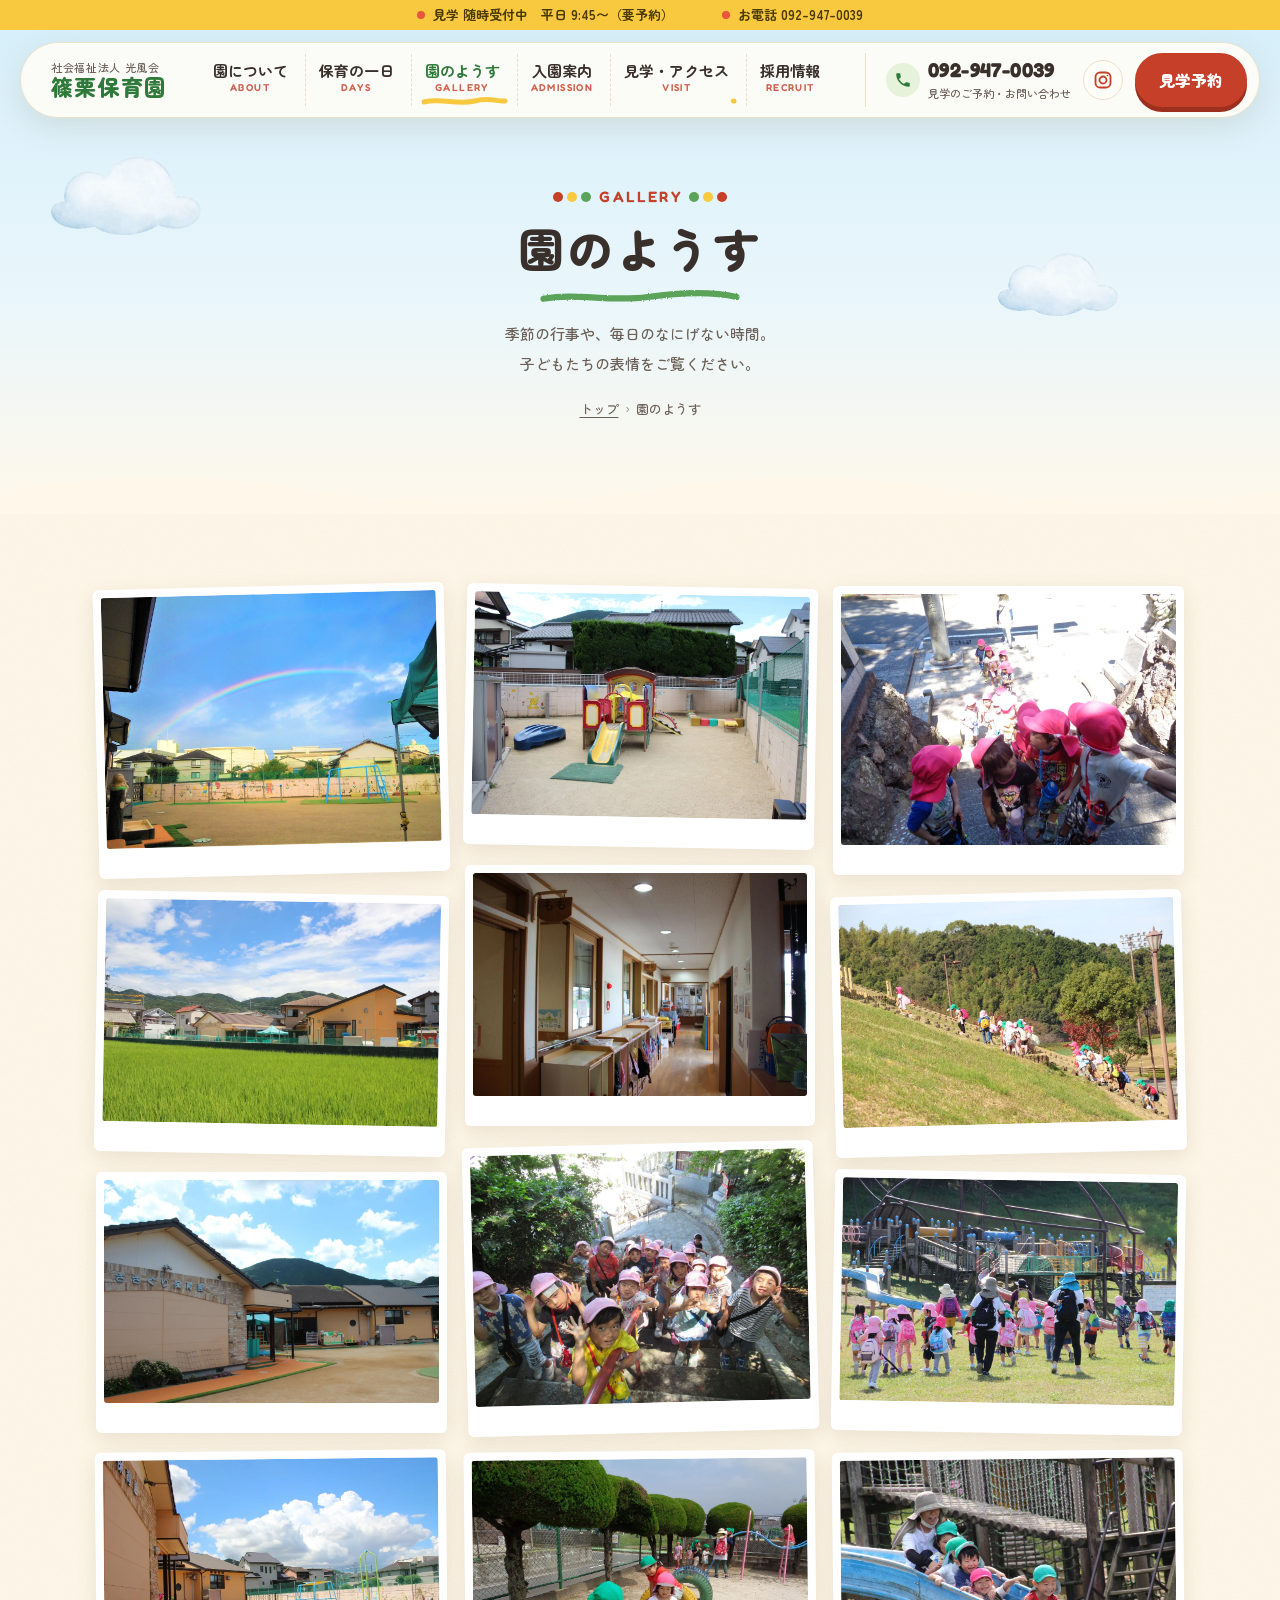
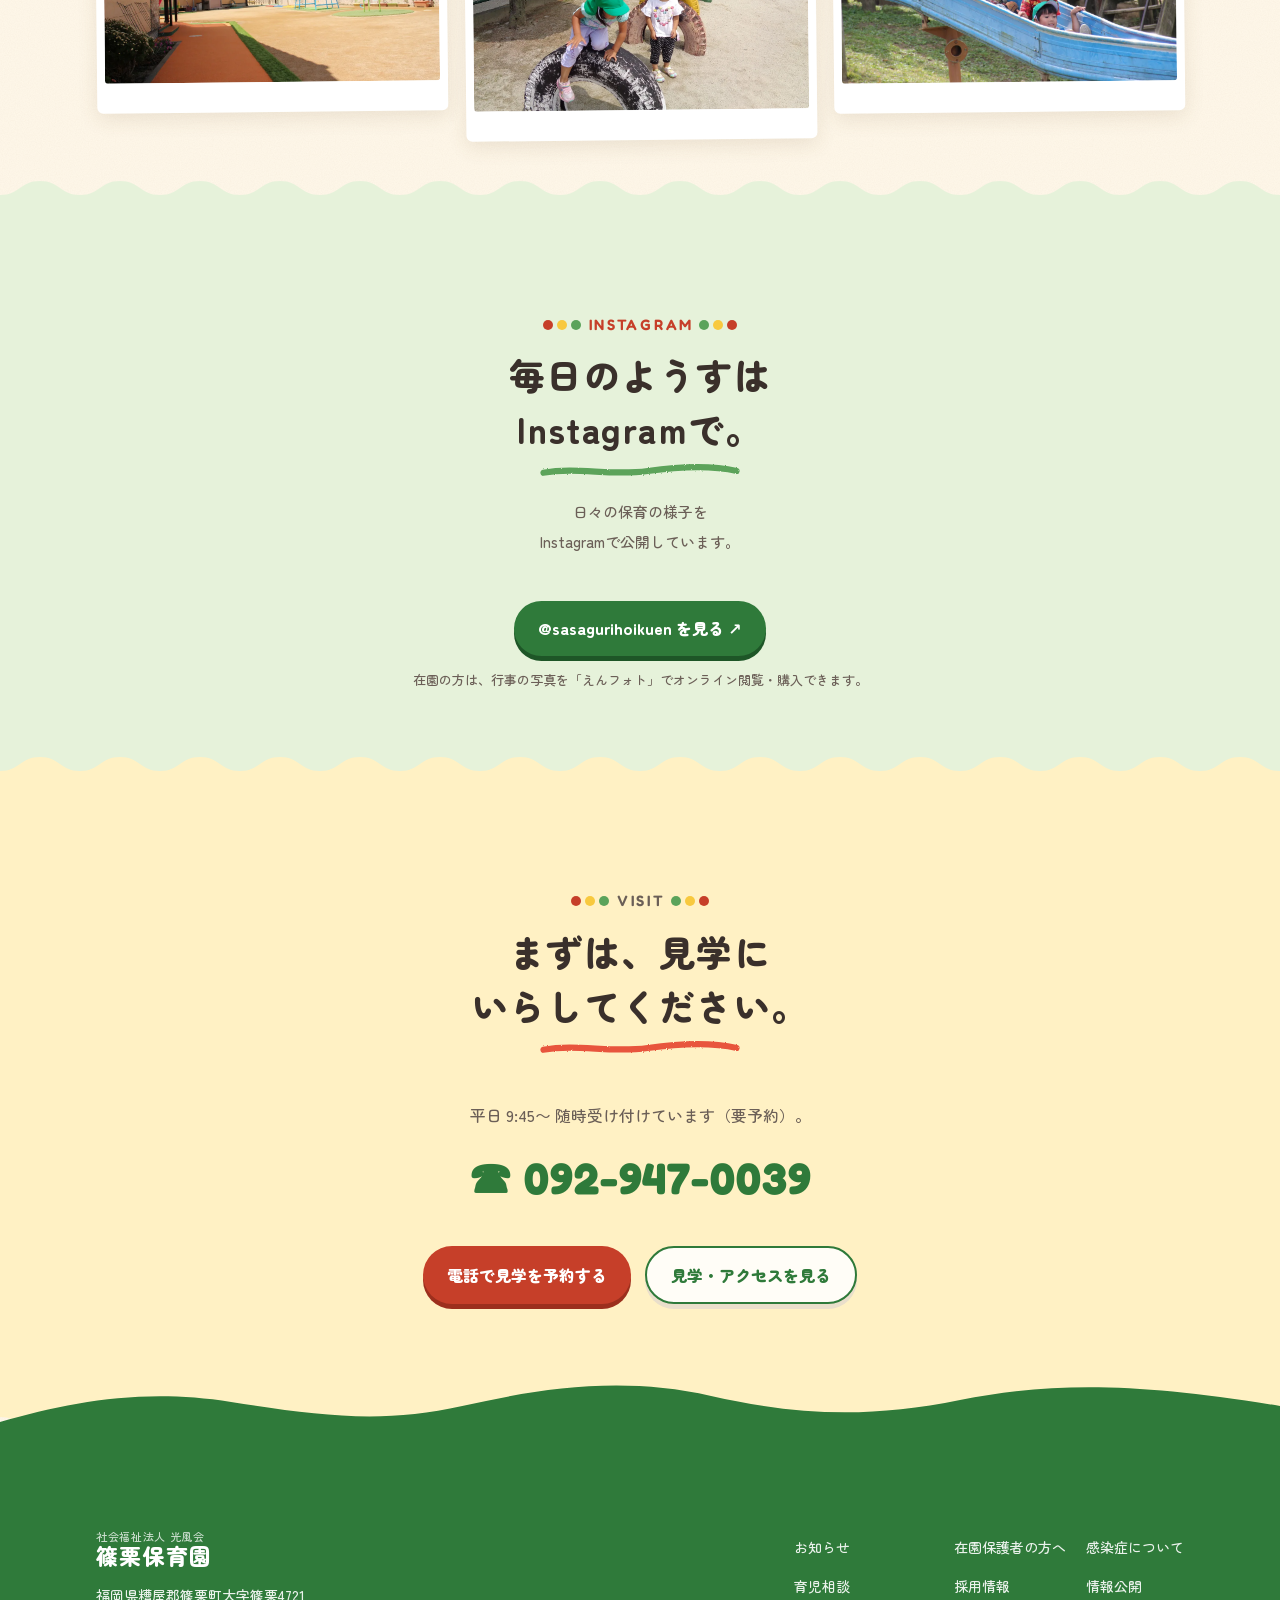
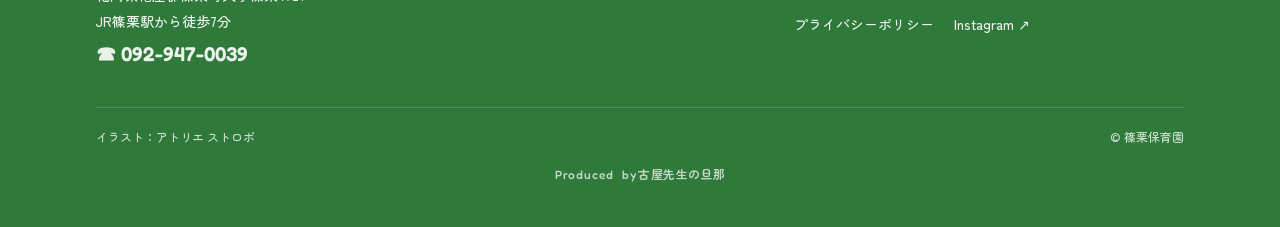
<file: gallery.html>
<!doctype html>
<html lang="ja">
<head>
<meta charset="utf-8">
<meta name="viewport" content="width=device-width, initial-scale=1, viewport-fit=cover">
<meta name="color-scheme" content="light">
<meta name="theme-color" content="#FFF8EA">
<title>園のようす｜篠栗保育園</title>
<meta name="description" content="篠栗保育園の園舎・園庭・お散歩などの写真ギャラリー。毎日のようすはInstagramでも公開しています。">
<meta property="og:type" content="article">
<meta property="og:site_name" content="篠栗保育園">
<meta property="og:title" content="園のようす｜篠栗保育園">
<meta property="og:description" content="篠栗保育園の園舎・園庭・お散歩などの写真ギャラリー。毎日のようすはInstagramでも公開しています。">
<meta property="og:image" content="assets/img/hero.webp">
<meta name="twitter:card" content="summary_large_image">
<link rel="preconnect" href="https://fonts.googleapis.com">
<link rel="preconnect" href="https://fonts.gstatic.com" crossorigin>
<link href="https://fonts.googleapis.com/css2?family=Fredoka:wght@500;600;700&family=Zen+Maru+Gothic:wght@500;700;900&display=swap" rel="stylesheet">
<link rel="stylesheet" href="assets/css/style.css">
<script>
(function(){var d=document.documentElement;try{if(matchMedia('(prefers-reduced-motion: reduce)').matches||sessionStorage.getItem('sasa-seen')){d.classList.add('seen')}else{sessionStorage.setItem('sasa-seen','1')}}catch(e){}d.classList.add('js')})();
</script>
</head>
<body data-page="gallery">
<svg width="0" height="0" style="position:absolute" aria-hidden="true" focusable="false">
  <defs>
    <filter id="crayonFx" x="-5%" y="-50%" width="110%" height="200%">
      <feTurbulence type="fractalNoise" baseFrequency=".9" numOctaves="2" result="t"/>
      <feDisplacementMap in="SourceGraphic" in2="t" scale="3"/>
    </filter>
  </defs>
</svg>

<a class="sr" href="#main">本文へスキップ</a>

<span id="menu" class="menu-anchor" aria-hidden="true"></span>
<div class="topbar" id="topbar">
  <div class="ticker" role="note" aria-label="お知らせ">
    <div class="track">
      <span>見学 随時受付中　平日 9:45〜（要予約）</span><span>お電話 092-947-0039</span>
      <span aria-hidden="true">見学 随時受付中　平日 9:45〜（要予約）</span><span aria-hidden="true">お電話 092-947-0039</span>
      <span aria-hidden="true">見学 随時受付中　平日 9:45〜（要予約）</span><span aria-hidden="true">お電話 092-947-0039</span>
    </div>
  </div>
  <div class="hdwrap"><header class="hd">
    <div class="hd-in">
      <a class="brand" href="index.html" aria-label="篠栗保育園 トップへ">
        <span class="nm"><small>社会福祉法人 光風会</small><strong>篠栗保育園</strong></span>
      </a>
      <nav class="gnav" aria-label="メインメニュー">
        <ul>
          <li><a href="about.html">園について<small>ABOUT</small><svg viewBox="0 0 100 10" preserveAspectRatio="none" aria-hidden="true"><path pathLength="1" d="M2 6c20-4 40 3 60-1s26 1 36 0"/></svg></a></li>
          <li><a href="life.html">保育の一日<small>DAYS</small><svg viewBox="0 0 100 10" preserveAspectRatio="none" aria-hidden="true"><path pathLength="1" d="M2 6c20-4 40 3 60-1s26 1 36 0"/></svg></a></li>
          <li><a href="gallery.html" aria-current="page">園のようす<small>GALLERY</small><svg viewBox="0 0 100 10" preserveAspectRatio="none" aria-hidden="true"><path pathLength="1" d="M2 6c20-4 40 3 60-1s26 1 36 0"/></svg></a></li>
          <li><a href="admission.html">入園案内<small>ADMISSION</small><svg viewBox="0 0 100 10" preserveAspectRatio="none" aria-hidden="true"><path pathLength="1" d="M2 6c20-4 40 3 60-1s26 1 36 0"/></svg></a></li>
          <li><a href="visit.html">見学・アクセス<small>VISIT</small><svg viewBox="0 0 100 10" preserveAspectRatio="none" aria-hidden="true"><path pathLength="1" d="M2 6c20-4 40 3 60-1s26 1 36 0"/></svg></a></li>
          <li><a href="recruit.html">採用情報<small>RECRUIT</small><svg viewBox="0 0 100 10" preserveAspectRatio="none" aria-hidden="true"><path pathLength="1" d="M2 6c20-4 40 3 60-1s26 1 36 0"/></svg></a></li>
        </ul>
      </nav>
      <div class="hd-act">
        <a class="hd-tel" href="tel:0929470039"><span class="ic"><svg width="18" height="18" viewBox="0 0 24 24" aria-hidden="true"><path fill="currentColor" d="M6.6 10.8a15.1 15.1 0 0 0 6.6 6.6l2.2-2.2a1 1 0 0 1 1-.25 11.4 11.4 0 0 0 3.6.57 1 1 0 0 1 1 1V20a1 1 0 0 1-1 1A17 17 0 0 1 3 4a1 1 0 0 1 1-1h3.5a1 1 0 0 1 1 1c0 1.25.2 2.45.57 3.57a1 1 0 0 1-.25 1z"/></svg></span><span><b>092-947-0039</b><small>見学のご予約・お問い合わせ</small></span></a>
        <a class="icon-btn" href="https://www.instagram.com/sasagurihoikuen/" target="_blank" rel="noopener" aria-label="Instagram（新しいタブで開きます）"><svg width="20" height="20" viewBox="0 0 24 24" fill="none" stroke="#C63F29" stroke-width="2.2" aria-hidden="true"><rect x="3" y="3" width="18" height="18" rx="5.5"/><circle cx="12" cy="12" r="4.2"/><circle cx="17.4" cy="6.6" r="1" fill="#C63F29" stroke="none"/></svg></a>
        <a class="pill" href="visit.html#visit">見学予約</a>
        <a class="sp-tel" href="tel:0929470039" aria-label="電話をかける 092-947-0039"><svg width="20" height="20" viewBox="0 0 24 24" aria-hidden="true"><path fill="currentColor" d="M6.6 10.8a15.1 15.1 0 0 0 6.6 6.6l2.2-2.2a1 1 0 0 1 1-.25 11.4 11.4 0 0 0 3.6.57 1 1 0 0 1 1 1V20a1 1 0 0 1-1 1A17 17 0 0 1 3 4a1 1 0 0 1 1-1h3.5a1 1 0 0 1 1 1c0 1.25.2 2.45.57 3.57a1 1 0 0 1-.25 1z"/></svg></a>
        <a class="menu-btn" id="menuBtn" href="#menu" role="button" aria-expanded="false" aria-controls="ov"><span class="bars" aria-hidden="true"><i></i><i></i><i></i></span><span>MENU</span><b class="sr">メニューを開く</b></a>
      </div>
    </div>
  </header></div>
</div>

<div class="ov" id="ov" aria-hidden="true">
  <div class="ov-sheet" role="dialog" aria-modal="true" aria-label="メニュー">
    <div class="ov-top"><a class="ov-brand" href="index.html" style="text-decoration:none;color:inherit"><small>社会福祉法人 光風会</small><strong>篠栗保育園</strong></a><a class="ov-close" id="ovClose" href="#close" role="button"><span aria-hidden="true">×</span><small aria-hidden="true">CLOSE</small><b class="sr">メニューを閉じる</b></a></div>
    <nav aria-label="スマートフォン用メニュー">
      <ul>
        <li><a href="about.html">園について<small>ABOUT</small></a></li>
        <li><a href="life.html">保育の一日<small>DAYS</small></a></li>
        <li><a href="gallery.html" aria-current="page">園のようす<small>GALLERY</small></a></li>
        <li><a href="admission.html">入園案内<small>ADMISSION</small></a></li>
        <li><a href="visit.html">見学・アクセス<small>VISIT</small></a></li>
        <li><a href="recruit.html">採用情報<small>RECRUIT</small></a></li>
      </ul>
      <ul class="ov-sub">
        <li><a href="parents.html">在園保護者の方へ</a></li>
        <li><a href="disclosure.html">情報公開</a></li>
      </ul>
    </nav>
    <div class="ov-cta">
      <a class="pill" href="tel:0929470039">☎ 092-947-0039 に電話する</a>
      <a class="pill ghost" href="visit.html#visit">見学の予約について</a>
      <p>見学は平日 9:45〜（要予約）</p>
    </div>
  </div>
</div>

<main id="main">
  <div class="page-hero">
    <div class="sky" aria-hidden="true">
      <img class="cloud c1" src="assets/img/cloud.webp" alt="" width="420" height="221">
      <img class="cloud c2" src="assets/img/cloud.webp" alt="" width="420" height="221">
    </div>
    <div class="wrap">
      <p class="eyebrow">GALLERY</p>
      <h1>園のようす</h1>
      <svg class="crayon green" viewBox="0 0 260 18" preserveAspectRatio="none" aria-hidden="true"><path pathLength="1" d="M4 11C50 4 90 15 140 9s90-5 116 0"/></svg>
      <p class="lead">季節の行事や、毎日のなにげない時間。<br>子どもたちの表情をご覧ください。</p>
      <nav class="crumb" aria-label="現在地"><ol><li><a href="index.html">トップ</a></li><li aria-current="page">園のようす</li></ol></nav>
    </div>
    <svg class="wave" viewBox="0 0 1440 48" preserveAspectRatio="none" aria-hidden="true"><path fill="#FFF8EA" d="M0 24c120-18 240-18 360 0s240 18 360 0 240-18 360 0 240 18 360 0V48H0Z"/></svg>
  </div>

  <section class="sec-sm gal-page">
    <div class="wrap">
      <div class="gal full" id="gal"><button type="button" aria-label="写真1：園庭から見える空にかかった虹を拡大"><img loading="lazy" decoding="async" src="assets/img/g01.webp" alt="園庭から見える空にかかった虹" width="1100" height="825"></button><button type="button" aria-label="写真2：田んぼと山々に囲まれた篠栗保育園を拡大"><img loading="lazy" decoding="async" src="assets/img/g02.webp" alt="田んぼと山々に囲まれた篠栗保育園" width="1100" height="733"></button><button type="button" aria-label="写真3：青空の下の園舎と園庭を拡大"><img loading="lazy" decoding="async" src="assets/img/g03.webp" alt="青空の下の園舎と園庭" width="1100" height="733"></button><button type="button" aria-label="写真4：園舎に面した広い園庭を拡大"><img loading="lazy" decoding="async" src="assets/img/g04.webp" alt="園舎に面した広い園庭" width="1100" height="733"></button><button type="button" aria-label="写真5：園庭に設置されたすべり台を拡大"><img loading="lazy" decoding="async" src="assets/img/g05.webp" alt="園庭に設置されたすべり台" width="1100" height="733"></button><button type="button" aria-label="写真6：保育室に沿って続く園舎の廊下を拡大"><img loading="lazy" decoding="async" src="assets/img/g06.webp" alt="保育室に沿って続く園舎の廊下" width="1100" height="733"></button><button type="button" aria-label="写真7：木々に囲まれた階段での散歩を拡大"><img loading="lazy" decoding="async" src="assets/img/g07.webp" alt="木々に囲まれた階段での散歩" width="1100" height="825"></button><button type="button" aria-label="写真8：緑の帽子をかぶって歩く子どもたちを拡大"><img loading="lazy" decoding="async" src="assets/img/g08.webp" alt="緑の帽子をかぶって歩く子どもたち" width="1100" height="825"></button><button type="button" aria-label="写真9：屋外の階段を進む子どもたちを拡大"><img loading="lazy" decoding="async" src="assets/img/g09.webp" alt="屋外の階段を進む子どもたち" width="1100" height="825"></button><button type="button" aria-label="写真10：自然に囲まれた道を歩く子どもたちを拡大"><img loading="lazy" decoding="async" src="assets/img/g10.webp" alt="自然に囲まれた道を歩く子どもたち" width="1100" height="733"></button><button type="button" aria-label="写真11：遊具のある広場に集まる子どもたちを拡大"><img loading="lazy" decoding="async" src="assets/img/g11.webp" alt="遊具のある広場に集まる子どもたち" width="1100" height="733"></button><button type="button" aria-label="写真12：先生と子どもたちのすべり台遊びを拡大"><img loading="lazy" decoding="async" src="assets/img/g12.webp" alt="先生と子どもたちのすべり台遊び" width="1100" height="733"></button></div>
      <div class="gal-count" aria-hidden="true"><span id="galNo">1 / 12</span><span class="bar"><i id="galBar" style="transform:scaleX(0.083)"></i></span></div>
    </div>
  </section>

  <section class="band green">
    <div class="wrap narrow" style="text-align:center">
      <div class="sec-head rv"><p class="eyebrow">INSTAGRAM</p><h2>毎日のようすは<br>Instagramで。</h2><svg class="crayon green" viewBox="0 0 260 18" preserveAspectRatio="none" aria-hidden="true"><path pathLength="1" d="M4 11C50 4 90 15 140 9s90-5 116 0"/></svg>
        <p class="lead">日々の保育の様子を<br>Instagramで公開しています。</p></div>
      <div class="rv"><a class="pill green" href="https://www.instagram.com/sasagurihoikuen/" target="_blank" rel="noopener">@sasagurihoikuen を見る ↗</a></div>
      <p class="note rv">在園の方は、行事の写真を「えんフォト」でオンライン閲覧・購入できます。</p>
    </div>
  </section>

  <section class="band yellow cta-band">
    <div class="wrap">
      <div class="sec-head rv"><p class="eyebrow">VISIT</p><h2>まずは、見学に<br>いらしてください。</h2><svg class="crayon red" viewBox="0 0 260 18" preserveAspectRatio="none" aria-hidden="true"><path pathLength="1" d="M4 11C50 4 90 15 140 9s90-5 116 0"/></svg></div>
      <p class="rv">平日 9:45〜 随時受け付けています<span class="nw">（要予約）</span>。</p>
      <a class="tel rv" href="tel:0929470039">☎ 092-947-0039</a>
      <div class="btns rv"><a class="pill" href="tel:0929470039">電話で見学を予約する</a><a class="pill ghost" href="visit.html">見学・アクセスを見る</a></div>
    </div>
  </section>
</main>

<footer>
  <svg class="hills-ft" viewBox="0 0 1440 60" preserveAspectRatio="none" aria-hidden="true"><path fill="#2F7A3A" d="M0 40c80-20 160-34 260-20s170 22 260 4 180-30 280-10 180 22 280 4 200-18 360 6V60H0Z"/></svg>
  <div class="wrap">
    <div class="ft">
      <div>
        <a class="brand" href="index.html"><span class="nm"><small>社会福祉法人 光風会</small><strong>篠栗保育園</strong></span></a>
        <address>福岡県糟屋郡篠栗町大字篠栗4721<br>JR篠栗駅から徒歩7分<br><a href="tel:0929470039">☎ 092-947-0039</a></address>
      </div>
      <ul class="ft-links">
        <li><a href="index.html#news">お知らせ</a></li><li><a href="parents.html">在園保護者の方へ</a></li><li><a href="parents.html#infection">感染症について</a></li>
        <li><a href="visit.html#consult">育児相談</a></li><li><a href="recruit.html">採用情報</a></li><li><a href="disclosure.html">情報公開</a></li>
        <li><a href="disclosure.html#privacy">プライバシーポリシー</a></li><li><a href="https://www.instagram.com/sasagurihoikuen/" target="_blank" rel="noopener">Instagram ↗</a></li>
      </ul>
    </div>
    <p class="credit"><span>イラスト：アトリエ ストロボ</span><span>© 篠栗保育園</span></p>
    <p class="produced">Produced &nbsp;by<span>古屋先生の旦那</span></p>
  </div>
</footer>

<div class="cta-bar" id="ctaBar">
  <a class="pill green" href="tel:0929470039">☎ 電話する</a>
  <a class="pill" href="visit.html#visit">見学を予約</a>
</div>

<button class="to-top" id="toTop" type="button" aria-label="ページのいちばん上へ戻る">
  <svg viewBox="0 0 40 40" aria-hidden="true">
    <g class="wl"><path d="M19 18C14 6 4 6 4 13s7 8 15 6Z" fill="#F8C93E" stroke="#3A302B" stroke-width="2" stroke-linejoin="round"/><path d="M19 21c-7 0-12 4-10 9s8 1 10-6Z" fill="#E8553E" stroke="#3A302B" stroke-width="2" stroke-linejoin="round"/></g>
    <g class="wr"><path d="M21 18C26 6 36 6 36 13s-7 8-15 6Z" fill="#F8C93E" stroke="#3A302B" stroke-width="2" stroke-linejoin="round"/><path d="M21 21c7 0 12 4 10 9s-8 1-10-6Z" fill="#E8553E" stroke="#3A302B" stroke-width="2" stroke-linejoin="round"/></g>
    <rect x="18.3" y="13" width="3.4" height="17" rx="1.7" fill="#3A302B"/>
    <path d="M19 13q-2-5-5-6M21 13q2-5 5-6" stroke="#3A302B" stroke-width="1.6" fill="none" stroke-linecap="round"/>
  </svg>
  <span class="lbl">TOP</span>
</button>

<div class="lb" id="lb" role="dialog" aria-modal="true" aria-label="園の写真" aria-hidden="true">
  <button class="x" type="button" aria-label="閉じる">×</button>
  <button class="pv" type="button" aria-label="前へ">‹</button>
  <img id="lbImg" alt="">
  <button class="nx" type="button" aria-label="次へ">›</button>
</div>
<script src="assets/js/main.js" defer></script>
</body>
</html>
</file>
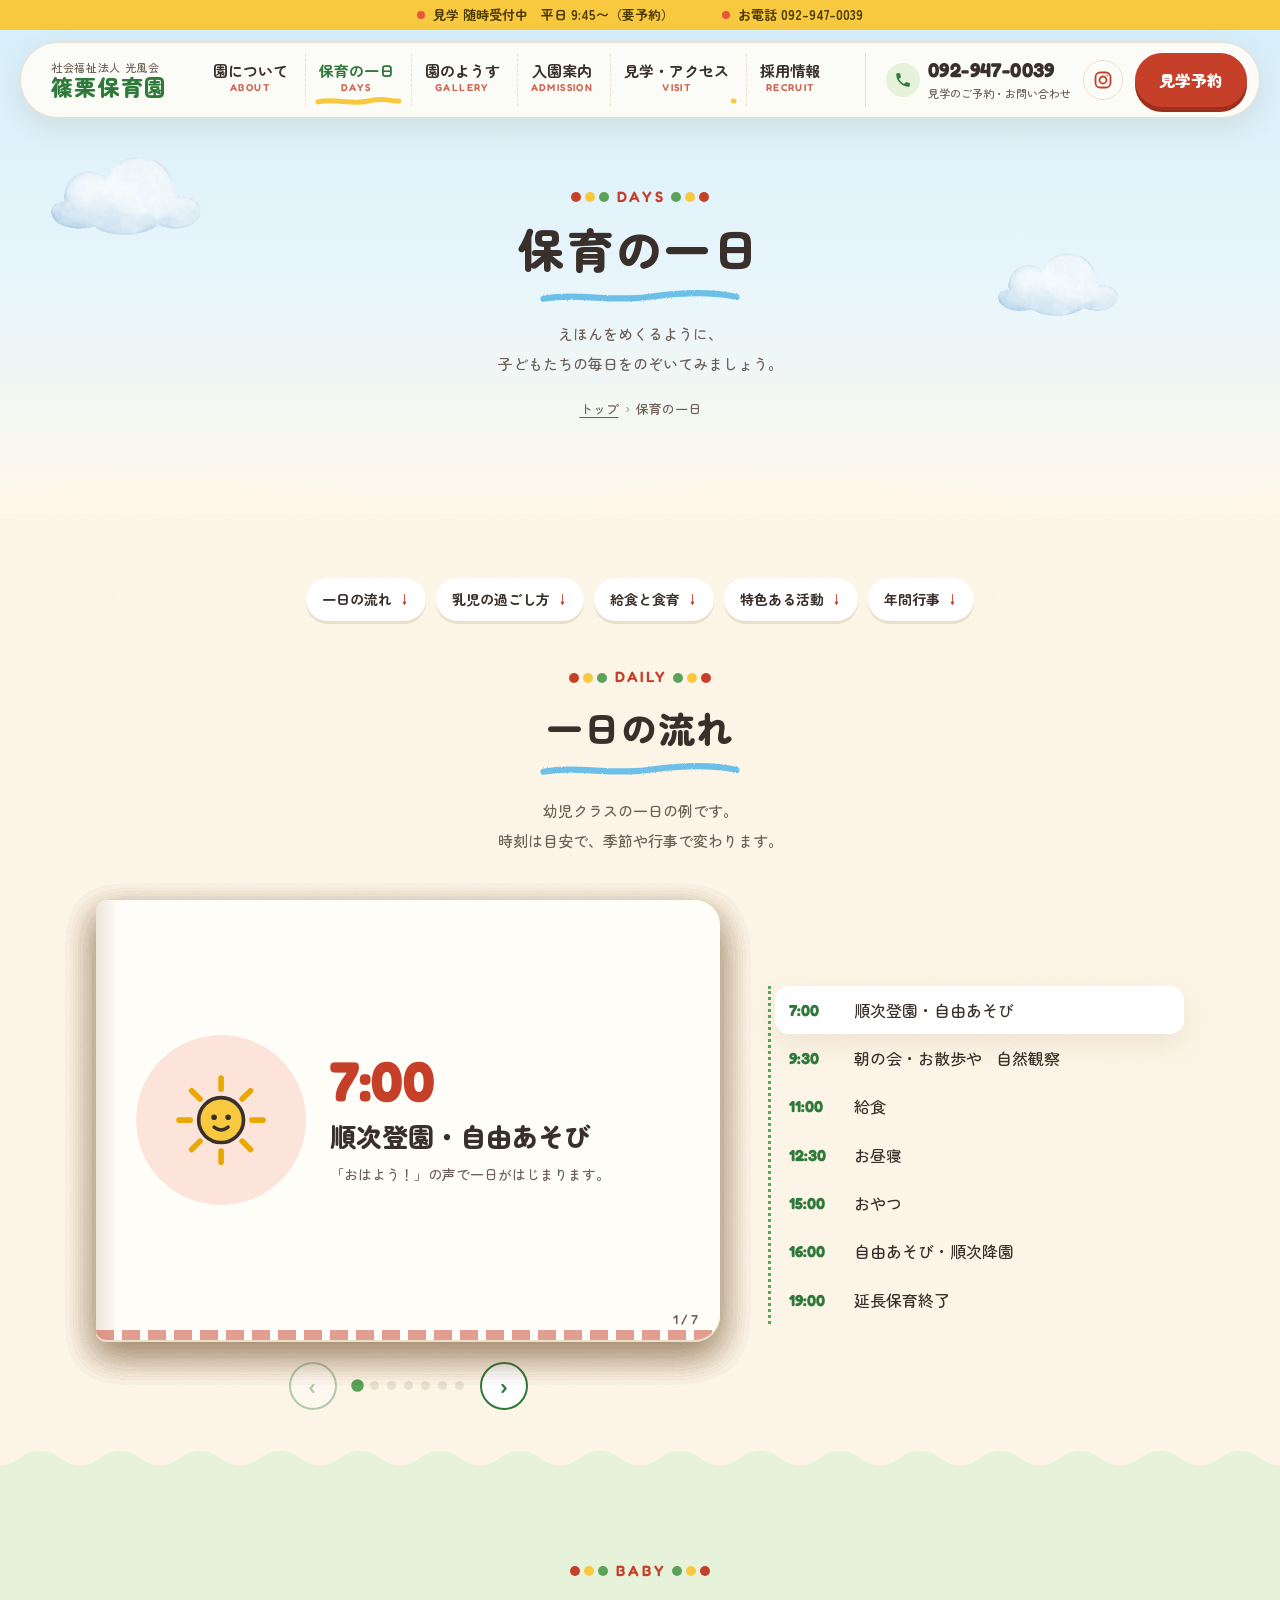
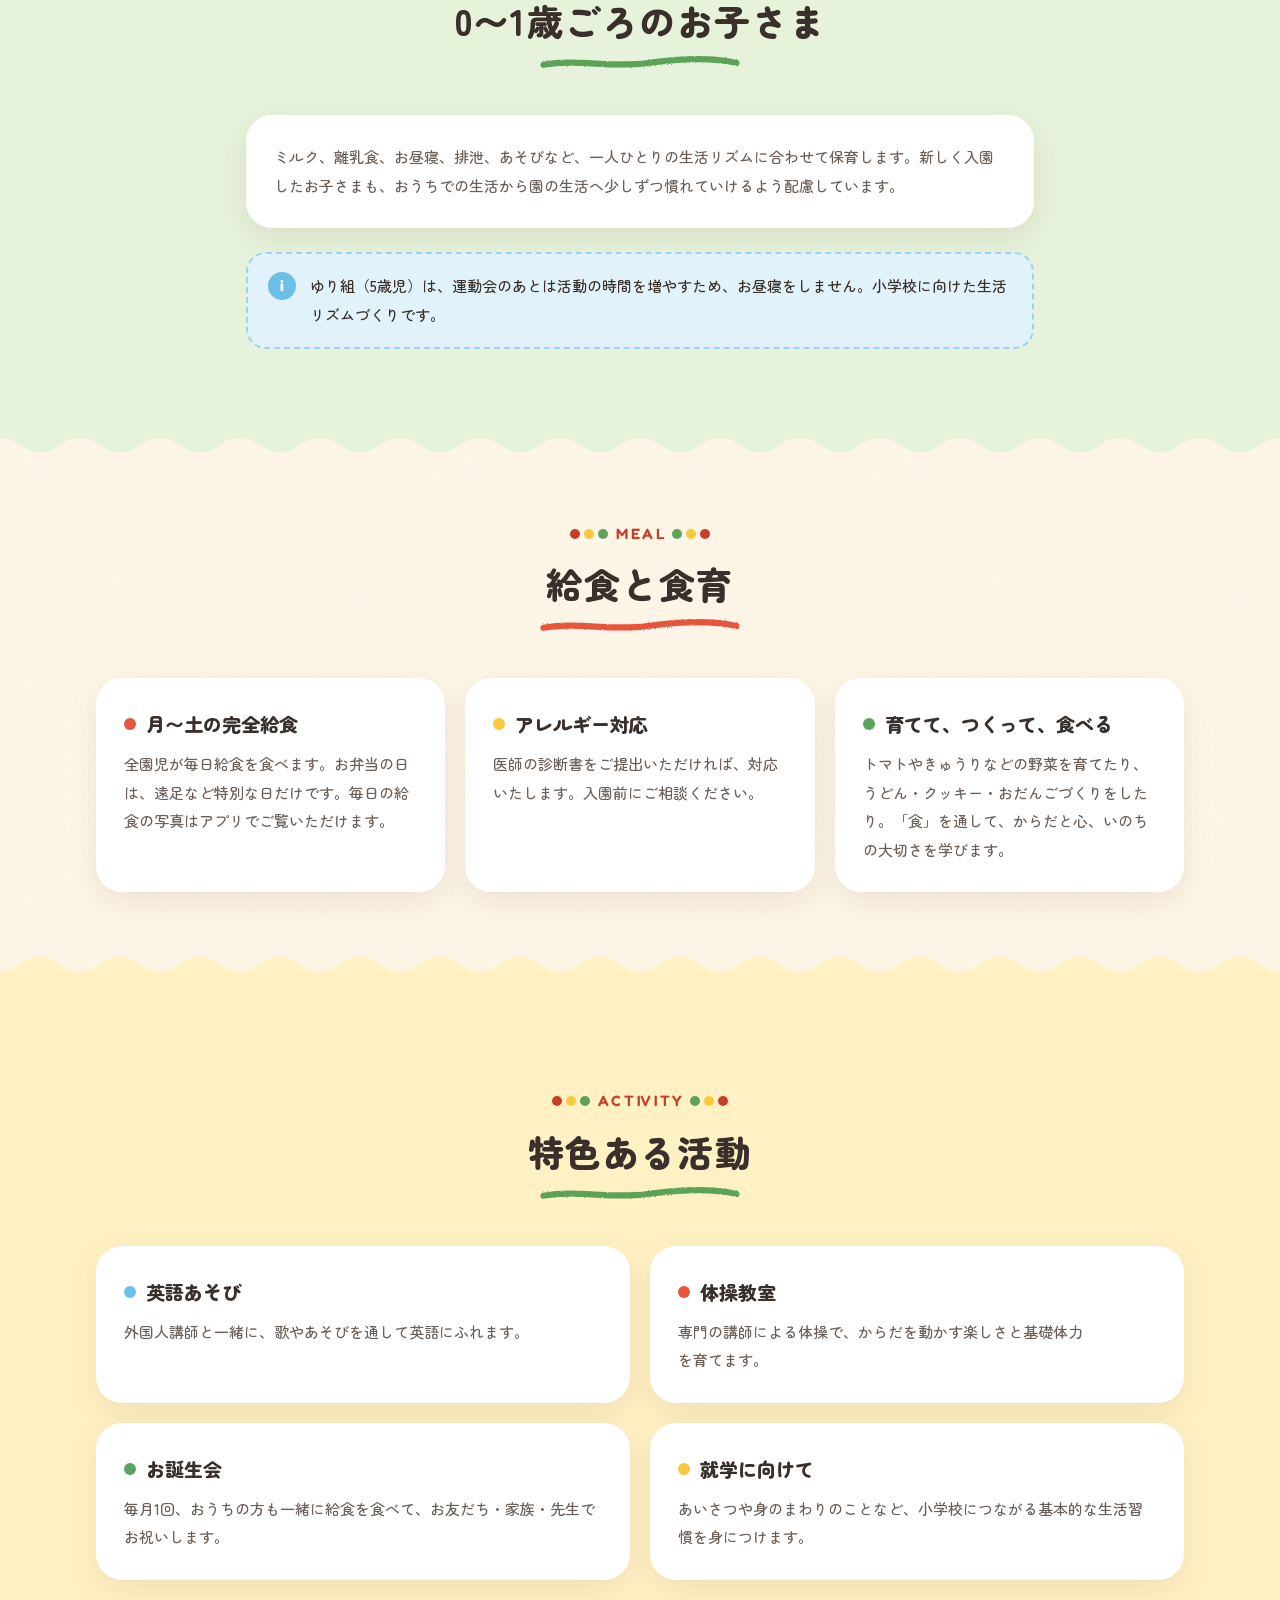
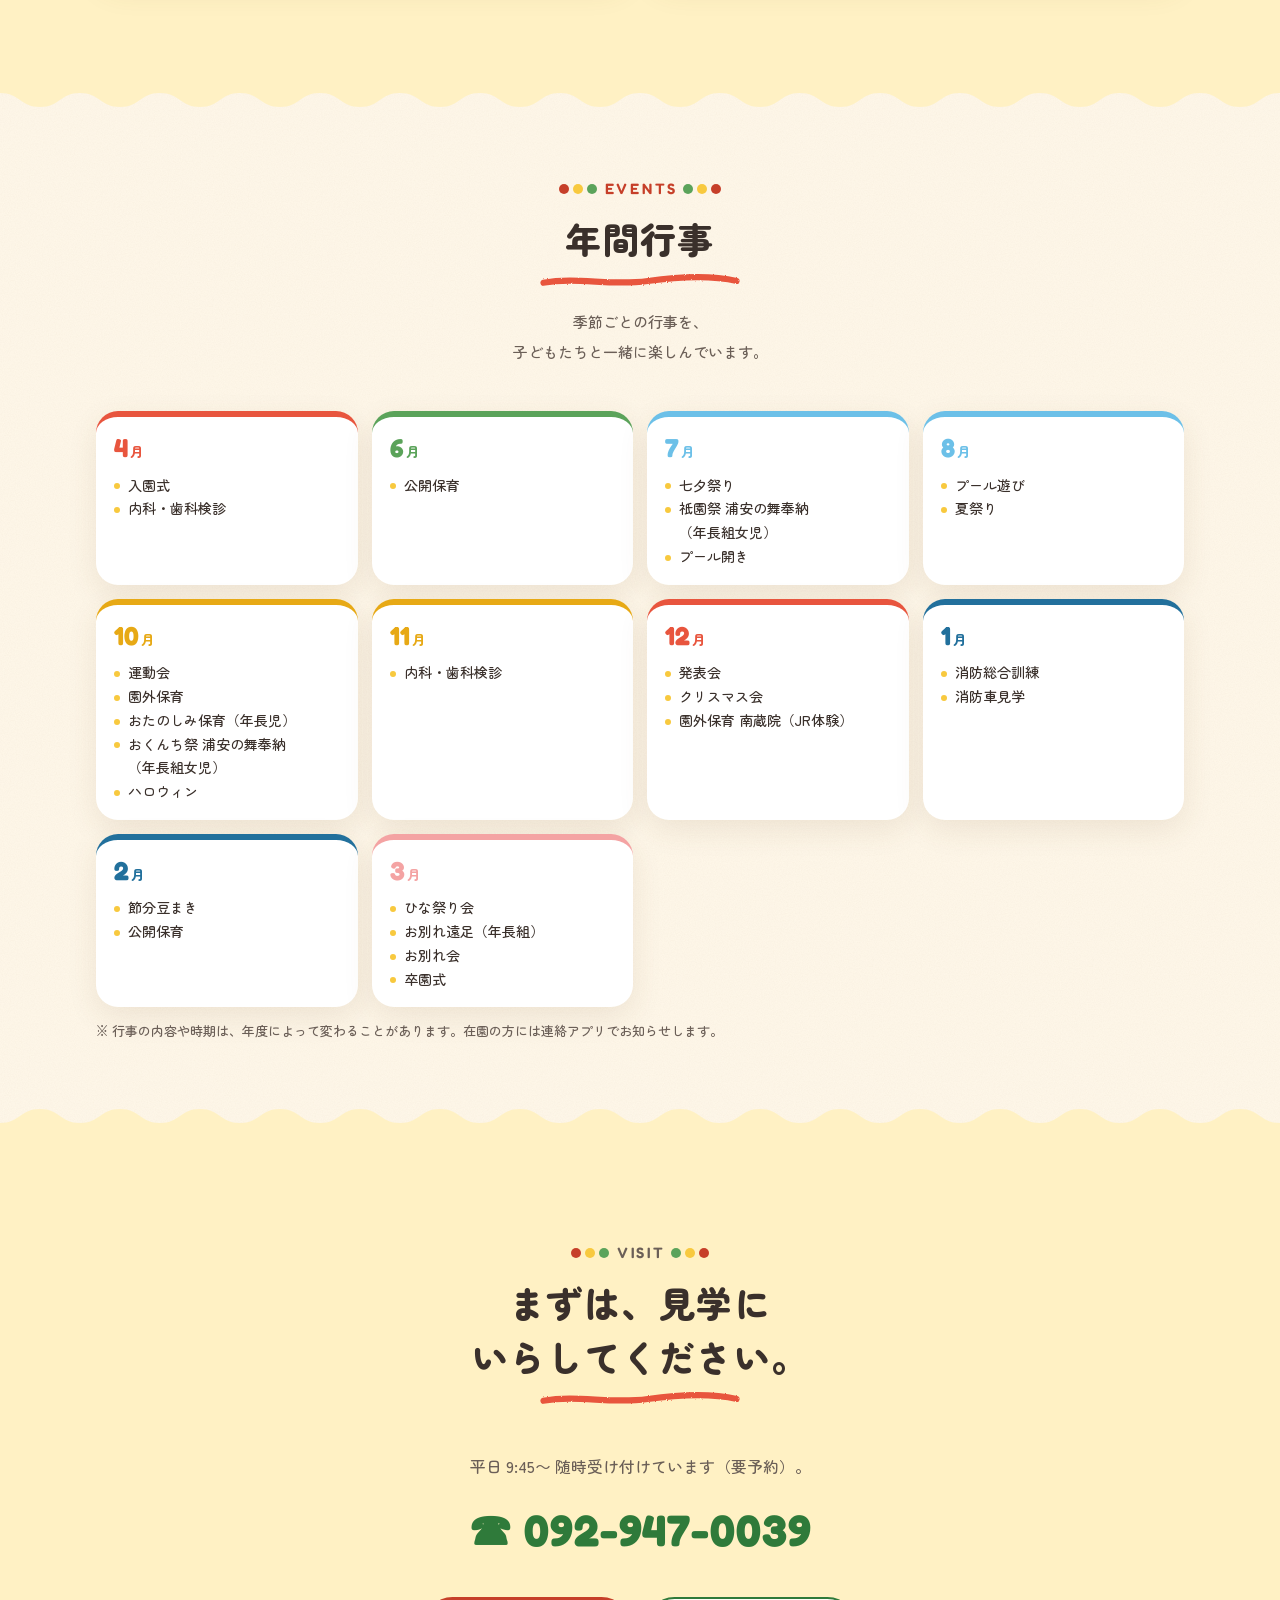
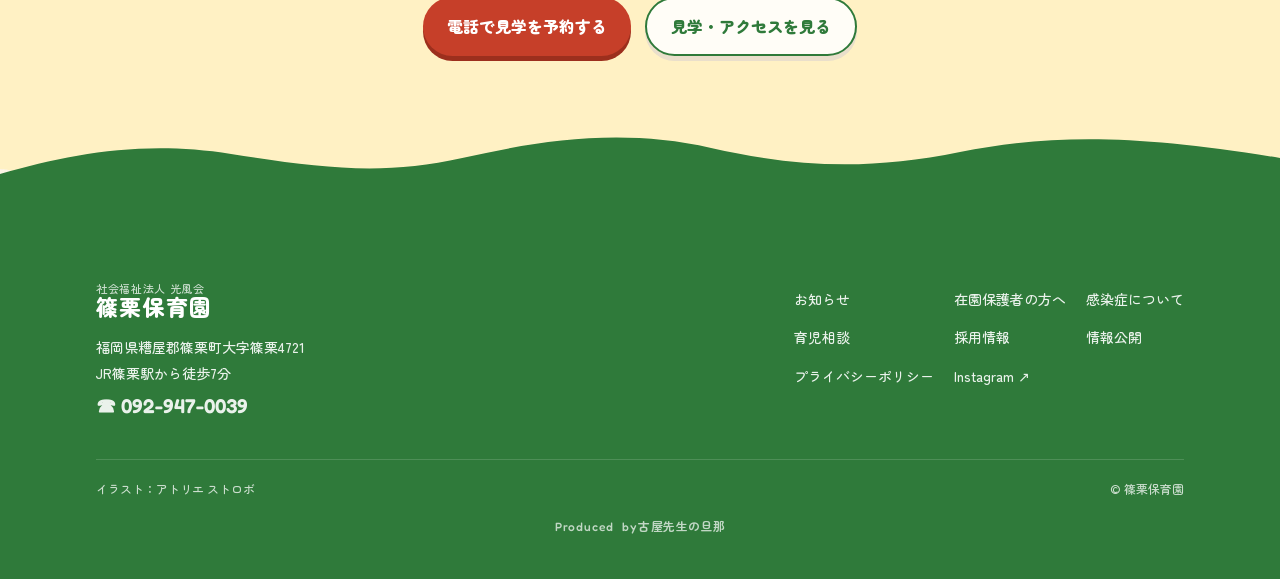
<file: life.html>
<!doctype html>
<html lang="ja">
<head>
<meta charset="utf-8">
<meta name="viewport" content="width=device-width, initial-scale=1, viewport-fit=cover">
<meta name="color-scheme" content="light">
<meta name="theme-color" content="#FFF8EA">
<title>保育の一日｜篠栗保育園</title>
<meta name="description" content="篠栗保育園の一日の流れ、乳児の過ごし方、給食と食育、英語・体操などの特色ある活動、年間行事。">
<meta property="og:type" content="article">
<meta property="og:site_name" content="篠栗保育園">
<meta property="og:title" content="保育の一日｜篠栗保育園">
<meta property="og:description" content="篠栗保育園の一日の流れ、乳児の過ごし方、給食と食育、英語・体操などの特色ある活動、年間行事。">
<meta property="og:image" content="assets/img/hero.webp">
<meta name="twitter:card" content="summary_large_image">
<link rel="preconnect" href="https://fonts.googleapis.com">
<link rel="preconnect" href="https://fonts.gstatic.com" crossorigin>
<link href="https://fonts.googleapis.com/css2?family=Fredoka:wght@500;600;700&family=Zen+Maru+Gothic:wght@500;700;900&display=swap" rel="stylesheet">
<link rel="stylesheet" href="assets/css/style.css">
<script>
(function(){var d=document.documentElement;try{if(matchMedia('(prefers-reduced-motion: reduce)').matches||sessionStorage.getItem('sasa-seen')){d.classList.add('seen')}else{sessionStorage.setItem('sasa-seen','1')}}catch(e){}d.classList.add('js')})();
</script>
</head>
<body data-page="life">
<svg width="0" height="0" style="position:absolute" aria-hidden="true" focusable="false">
  <defs>
    <filter id="crayonFx" x="-5%" y="-50%" width="110%" height="200%">
      <feTurbulence type="fractalNoise" baseFrequency=".9" numOctaves="2" result="t"/>
      <feDisplacementMap in="SourceGraphic" in2="t" scale="3"/>
    </filter>
  </defs>
</svg>

<a class="sr" href="#main">本文へスキップ</a>

<span id="menu" class="menu-anchor" aria-hidden="true"></span>
<div class="topbar" id="topbar">
  <div class="ticker" role="note" aria-label="お知らせ">
    <div class="track">
      <span>見学 随時受付中　平日 9:45〜（要予約）</span><span>お電話 092-947-0039</span>
      <span aria-hidden="true">見学 随時受付中　平日 9:45〜（要予約）</span><span aria-hidden="true">お電話 092-947-0039</span>
      <span aria-hidden="true">見学 随時受付中　平日 9:45〜（要予約）</span><span aria-hidden="true">お電話 092-947-0039</span>
    </div>
  </div>
  <div class="hdwrap"><header class="hd">
    <div class="hd-in">
      <a class="brand" href="index.html" aria-label="篠栗保育園 トップへ">
        <span class="nm"><small>社会福祉法人 光風会</small><strong>篠栗保育園</strong></span>
      </a>
      <nav class="gnav" aria-label="メインメニュー">
        <ul>
          <li><a href="about.html">園について<small>ABOUT</small><svg viewBox="0 0 100 10" preserveAspectRatio="none" aria-hidden="true"><path pathLength="1" d="M2 6c20-4 40 3 60-1s26 1 36 0"/></svg></a></li>
          <li><a href="life.html" aria-current="page">保育の一日<small>DAYS</small><svg viewBox="0 0 100 10" preserveAspectRatio="none" aria-hidden="true"><path pathLength="1" d="M2 6c20-4 40 3 60-1s26 1 36 0"/></svg></a></li>
          <li><a href="gallery.html">園のようす<small>GALLERY</small><svg viewBox="0 0 100 10" preserveAspectRatio="none" aria-hidden="true"><path pathLength="1" d="M2 6c20-4 40 3 60-1s26 1 36 0"/></svg></a></li>
          <li><a href="admission.html">入園案内<small>ADMISSION</small><svg viewBox="0 0 100 10" preserveAspectRatio="none" aria-hidden="true"><path pathLength="1" d="M2 6c20-4 40 3 60-1s26 1 36 0"/></svg></a></li>
          <li><a href="visit.html">見学・アクセス<small>VISIT</small><svg viewBox="0 0 100 10" preserveAspectRatio="none" aria-hidden="true"><path pathLength="1" d="M2 6c20-4 40 3 60-1s26 1 36 0"/></svg></a></li>
          <li><a href="recruit.html">採用情報<small>RECRUIT</small><svg viewBox="0 0 100 10" preserveAspectRatio="none" aria-hidden="true"><path pathLength="1" d="M2 6c20-4 40 3 60-1s26 1 36 0"/></svg></a></li>
        </ul>
      </nav>
      <div class="hd-act">
        <a class="hd-tel" href="tel:0929470039"><span class="ic"><svg width="18" height="18" viewBox="0 0 24 24" aria-hidden="true"><path fill="currentColor" d="M6.6 10.8a15.1 15.1 0 0 0 6.6 6.6l2.2-2.2a1 1 0 0 1 1-.25 11.4 11.4 0 0 0 3.6.57 1 1 0 0 1 1 1V20a1 1 0 0 1-1 1A17 17 0 0 1 3 4a1 1 0 0 1 1-1h3.5a1 1 0 0 1 1 1c0 1.25.2 2.45.57 3.57a1 1 0 0 1-.25 1z"/></svg></span><span><b>092-947-0039</b><small>見学のご予約・お問い合わせ</small></span></a>
        <a class="icon-btn" href="https://www.instagram.com/sasagurihoikuen/" target="_blank" rel="noopener" aria-label="Instagram（新しいタブで開きます）"><svg width="20" height="20" viewBox="0 0 24 24" fill="none" stroke="#C63F29" stroke-width="2.2" aria-hidden="true"><rect x="3" y="3" width="18" height="18" rx="5.5"/><circle cx="12" cy="12" r="4.2"/><circle cx="17.4" cy="6.6" r="1" fill="#C63F29" stroke="none"/></svg></a>
        <a class="pill" href="visit.html#visit">見学予約</a>
        <a class="sp-tel" href="tel:0929470039" aria-label="電話をかける 092-947-0039"><svg width="20" height="20" viewBox="0 0 24 24" aria-hidden="true"><path fill="currentColor" d="M6.6 10.8a15.1 15.1 0 0 0 6.6 6.6l2.2-2.2a1 1 0 0 1 1-.25 11.4 11.4 0 0 0 3.6.57 1 1 0 0 1 1 1V20a1 1 0 0 1-1 1A17 17 0 0 1 3 4a1 1 0 0 1 1-1h3.5a1 1 0 0 1 1 1c0 1.25.2 2.45.57 3.57a1 1 0 0 1-.25 1z"/></svg></a>
        <a class="menu-btn" id="menuBtn" href="#menu" role="button" aria-expanded="false" aria-controls="ov"><span class="bars" aria-hidden="true"><i></i><i></i><i></i></span><span>MENU</span><b class="sr">メニューを開く</b></a>
      </div>
    </div>
  </header></div>
</div>

<div class="ov" id="ov" aria-hidden="true">
  <div class="ov-sheet" role="dialog" aria-modal="true" aria-label="メニュー">
    <div class="ov-top"><a class="ov-brand" href="index.html" style="text-decoration:none;color:inherit"><small>社会福祉法人 光風会</small><strong>篠栗保育園</strong></a><a class="ov-close" id="ovClose" href="#close" role="button"><span aria-hidden="true">×</span><small aria-hidden="true">CLOSE</small><b class="sr">メニューを閉じる</b></a></div>
    <nav aria-label="スマートフォン用メニュー">
      <ul>
        <li><a href="about.html">園について<small>ABOUT</small></a></li>
        <li><a href="life.html" aria-current="page">保育の一日<small>DAYS</small></a></li>
        <li><a href="gallery.html">園のようす<small>GALLERY</small></a></li>
        <li><a href="admission.html">入園案内<small>ADMISSION</small></a></li>
        <li><a href="visit.html">見学・アクセス<small>VISIT</small></a></li>
        <li><a href="recruit.html">採用情報<small>RECRUIT</small></a></li>
      </ul>
      <ul class="ov-sub">
        <li><a href="parents.html">在園保護者の方へ</a></li>
        <li><a href="disclosure.html">情報公開</a></li>
      </ul>
    </nav>
    <div class="ov-cta">
      <a class="pill" href="tel:0929470039">☎ 092-947-0039 に電話する</a>
      <a class="pill ghost" href="visit.html#visit">見学の予約について</a>
      <p>見学は平日 9:45〜（要予約）</p>
    </div>
  </div>
</div>

<main id="main">
  <div class="page-hero">
    <div class="sky" aria-hidden="true">
      <img class="cloud c1" src="assets/img/cloud.webp" alt="" width="420" height="221">
      <img class="cloud c2" src="assets/img/cloud.webp" alt="" width="420" height="221">
    </div>
    <div class="wrap">
      <p class="eyebrow">DAYS</p>
      <h1>保育の一日</h1>
      <svg class="crayon blue" viewBox="0 0 260 18" preserveAspectRatio="none" aria-hidden="true"><path pathLength="1" d="M4 11C50 4 90 15 140 9s90-5 116 0"/></svg>
      <p class="lead">えほんをめくるように、<br>子どもたちの毎日をのぞいてみましょう。</p>
      <nav class="crumb" aria-label="現在地"><ol><li><a href="index.html">トップ</a></li><li aria-current="page">保育の一日</li></ol></nav>
    </div>
    <svg class="wave" viewBox="0 0 1440 48" preserveAspectRatio="none" aria-hidden="true"><path fill="#FFF8EA" d="M0 24c120-18 240-18 360 0s240 18 360 0 240-18 360 0 240 18 360 0V48H0Z"/></svg>
  </div>

  <section class="sec-sm" id="day">
    <div class="wrap">
      <ul class="jump"><li><a href="#day">一日の流れ</a></li><li><a href="#baby">乳児の過ごし方</a></li><li><a href="#meal">給食と食育</a></li><li><a href="#activity">特色ある活動</a></li><li><a href="#events">年間行事</a></li></ul>
      <div class="mt-l"><div class="sec-head rv"><p class="eyebrow">DAILY</p><h2>一日の流れ</h2><svg class="crayon blue" viewBox="0 0 260 18" preserveAspectRatio="none" aria-hidden="true"><path pathLength="1" d="M4 11C50 4 90 15 140 9s90-5 116 0"/></svg>
        <p class="lead">幼児クラスの一日の例です。<br>時刻は目安で、季節や行事で変わります。</p></div></div>
      <div class="day-grid">
        <div class="book rv" id="book" role="region" aria-roledescription="えほん" aria-label="保育園の一日">
          <div class="pages" id="pages" tabindex="0" aria-live="polite">
            <article class="page" style="--c:#C63F29;--soft:#FDE4DA"><div class="pic"><svg viewBox="0 0 80 80" aria-hidden="true"><circle cx="40" cy="40" r="16" fill="#F8C93E" stroke="#3A302B" stroke-width="2.6"/><g stroke="#E8A800" stroke-width="4" stroke-linecap="round"><path d="M40 10v8M40 62v8M10 40h8M62 40h8M19 19l6 6M55 55l6 6M19 61l6-6M55 25l6-6"/></g><circle cx="35" cy="38" r="2" fill="#3A302B"/><circle cx="45" cy="38" r="2" fill="#3A302B"/><path d="M35 45q5 4 10 0" stroke="#3A302B" stroke-width="2.4" fill="none" stroke-linecap="round"/></svg></div><div><time>7:00</time><h3>順次登園・自由あそび</h3><p>「おはよう！」の声で一日がはじまります。</p></div><span class="pg">1 / 7</span></article>
            <article class="page" style="--c:#2F7A3A;--soft:#E6F2DA"><div class="pic"><svg viewBox="0 0 80 80" aria-hidden="true"><path d="M40 70V40" stroke="#8A5A3B" stroke-width="6" stroke-linecap="round"/><circle cx="40" cy="30" r="20" fill="#9FD08C" stroke="#3A302B" stroke-width="2.6"/><circle cx="30" cy="26" r="3" fill="#E8553E"/><circle cx="48" cy="34" r="3" fill="#E8553E"/><circle cx="44" cy="20" r="3" fill="#E8553E"/><path d="M14 70h52" stroke="#5BA35A" stroke-width="4" stroke-linecap="round"/></svg></div><div><time>9:30</time><h3>朝の会・お散歩や自然観察</h3><p>季節の草花や虫をみつけに出かけます。</p></div><span class="pg">2 / 7</span></article>
            <article class="page" style="--c:#8A6400;--soft:#FFF1C4"><div class="pic"><svg viewBox="0 0 80 80" aria-hidden="true"><path d="M12 38h56c0 16-12 26-28 26S12 54 12 38Z" fill="#fff" stroke="#3A302B" stroke-width="2.6" stroke-linejoin="round"/><path d="M18 38c2-9 10-14 22-14s20 5 22 14" fill="#FFF8EA" stroke="#3A302B" stroke-width="2.6"/><circle cx="32" cy="32" r="3" fill="#E8553E"/><path d="M42 30q4-4 8 0" stroke="#5BA35A" stroke-width="3" fill="none" stroke-linecap="round"/><path d="M52 10l-10 22M60 12 46 32" stroke="#8A5A3B" stroke-width="2.6" stroke-linecap="round"/></svg></div><div><time>11:00</time><h3>給食</h3><p>みんなで「いただきます」。</p></div><span class="pg">3 / 7</span></article>
            <article class="page" style="--c:#22709C;--soft:#E1F2FB"><div class="pic"><svg viewBox="0 0 80 80" aria-hidden="true"><path d="M50 14a24 24 0 1 0 16 38A20 20 0 0 1 50 14Z" fill="#F8C93E" stroke="#3A302B" stroke-width="2.6" stroke-linejoin="round"/><text x="52" y="30" font-family="Fredoka,sans-serif" font-weight="700" font-size="13" fill="#22709C">z</text><text x="60" y="20" font-family="Fredoka,sans-serif" font-weight="700" font-size="10" fill="#22709C">z</text><path d="M28 44q3 3 6 0" stroke="#3A302B" stroke-width="2.4" fill="none" stroke-linecap="round"/></svg></div><div><time>12:30</time><h3>お昼寝</h3><p>ぐっすり休んで、午後も元気に。</p></div><span class="pg">4 / 7</span></article>
            <article class="page" style="--c:#C63F29;--soft:#FDE4DA"><div class="pic"><svg viewBox="0 0 80 80" aria-hidden="true"><path d="M40 24c-6-6-22-4-22 14 0 16 12 28 22 24 10 4 22-8 22-24 0-18-16-20-22-14Z" fill="#E8553E" stroke="#3A302B" stroke-width="2.6" stroke-linejoin="round"/><path d="M40 24c0-6 2-10 6-12" stroke="#8A5A3B" stroke-width="3" fill="none" stroke-linecap="round"/><path d="M42 18c6-6 14-4 16 0-6 4-12 4-16 0Z" fill="#5BA35A"/><path d="M28 36q2-5 6-6" stroke="#fff" stroke-width="3" fill="none" stroke-linecap="round" opacity=".7"/></svg></div><div><time>15:00</time><h3>おやつ</h3><p>おなかも心も、ほっとひと息。</p></div><span class="pg">5 / 7</span></article>
            <article class="page" style="--c:#2F7A3A;--soft:#E6F2DA"><div class="pic"><svg viewBox="0 0 80 80" aria-hidden="true"><circle cx="40" cy="42" r="22" fill="#fff" stroke="#3A302B" stroke-width="2.6"/><path d="M18 42h44M40 20c-8 8-8 36 0 44M40 20c8 8 8 36 0 44" stroke="#E8553E" stroke-width="2.6" fill="none"/><path d="M22 30c10 6 26 6 36 0" stroke="#6CC0E8" stroke-width="2.6" fill="none"/></svg></div><div><time>16:00</time><h3>自由あそび・順次降園</h3><p>おうちの人のおむかえを待ちながら。</p></div><span class="pg">6 / 7</span></article>
            <article class="page" style="--c:#22709C;--soft:#E1F2FB"><div class="pic"><svg viewBox="0 0 80 80" aria-hidden="true"><path d="M14 40 40 18l26 22" fill="none" stroke="#3A302B" stroke-width="2.6" stroke-linecap="round" stroke-linejoin="round"/><path d="M20 36v28h40V36" fill="#FFF8EA" stroke="#3A302B" stroke-width="2.6" stroke-linejoin="round"/><path d="M14 40 40 18l26 22" fill="none" stroke="#E8553E" stroke-width="5" stroke-linecap="round" stroke-linejoin="round" opacity=".85"/><rect x="34" y="46" width="12" height="18" rx="2" fill="#F8C93E" stroke="#3A302B" stroke-width="2.6"/><circle cx="62" cy="16" r="3" fill="#F8C93E"/><circle cx="68" cy="26" r="2" fill="#F8C93E"/></svg></div><div><time>19:00</time><h3>延長保育終了</h3><p>また明日ね、バイバイ！</p></div><span class="pg">7 / 7</span></article>
          </div>
          <div class="book-ctl">
            <button type="button" id="pgPrev" aria-label="前のページ">‹</button>
            <div class="dots" id="dots" aria-hidden="true"></div>
            <button type="button" id="pgNext" aria-label="次のページ">›</button>
          </div>
          <p class="swipe-hint">← 左右にスワイプしてページをめくれます →</p>
        </div>
        <ol class="toc rv d2" id="toc" aria-label="一日の流れ 目次">
          <li><button type="button"><time>7:00</time>順次登園・自由あそび</button></li>
          <li><button type="button"><time>9:30</time>朝の会・お散歩や自然観察</button></li>
          <li><button type="button"><time>11:00</time>給食</button></li>
          <li><button type="button"><time>12:30</time>お昼寝</button></li>
          <li><button type="button"><time>15:00</time>おやつ</button></li>
          <li><button type="button"><time>16:00</time>自由あそび・順次降園</button></li>
          <li><button type="button"><time>19:00</time>延長保育終了</button></li>
        </ol>
      </div>
    </div>
  </section>

  <section class="band green sec-sm" id="baby">
    <div class="wrap narrow">
      <div class="sec-head rv"><p class="eyebrow">BABY</p><h2>0〜1歳ごろのお子さま</h2><svg class="crayon green" viewBox="0 0 260 18" preserveAspectRatio="none" aria-hidden="true"><path pathLength="1" d="M4 11C50 4 90 15 140 9s90-5 116 0"/></svg></div>
      <div class="card rv">
        <p>ミルク、離乳食、お昼寝、排泄、あそびなど、一人ひとりの生活リズムに合わせて保育します。新しく入園したお子さまも、おうちでの生活から園の生活へ少しずつ慣れていけるよう配慮しています。</p>
      </div>
      <p class="notice blue mt-m rv">ゆり組（5歳児）は、運動会のあとは活動の時間を増やすため、お昼寝をしません。小学校に向けた生活リズムづくりです。</p>
    </div>
  </section>

  <section id="meal">
    <div class="wrap">
      <div class="sec-head rv"><p class="eyebrow">MEAL</p><h2>給食と食育</h2><svg class="crayon red" viewBox="0 0 260 18" preserveAspectRatio="none" aria-hidden="true"><path pathLength="1" d="M4 11C50 4 90 15 140 9s90-5 116 0"/></svg></div>
      <div class="cards three-col">
        <div class="card red rv"><h3>月〜土の完全給食</h3><p>全園児が毎日給食を食べます。お弁当の日は、遠足など特別な日だけです。毎日の給食の写真はアプリでご覧いただけます。</p></div>
        <div class="card yellow rv d1"><h3>アレルギー対応</h3><p>医師の診断書をご提出いただければ、対応いたします。入園前にご相談ください。</p></div>
        <div class="card rv d2"><h3>育てて、つくって、食べる</h3><p>トマトやきゅうりなどの野菜を育てたり、うどん・クッキー・おだんごづくりをしたり。「食」を通して、からだと心、いのちの大切さを学びます。</p></div>
      </div>
    </div>
  </section>

  <section class="band yellow" id="activity">
    <div class="wrap">
      <div class="sec-head rv"><p class="eyebrow">ACTIVITY</p><h2>特色ある活動</h2><svg class="crayon green" viewBox="0 0 260 18" preserveAspectRatio="none" aria-hidden="true"><path pathLength="1" d="M4 11C50 4 90 15 140 9s90-5 116 0"/></svg></div>
      <div class="cards">
        <div class="card blue rv"><h3>英語あそび</h3><p>外国人講師と一緒に、歌やあそびを通して英語にふれます。</p></div>
        <div class="card red rv d1"><h3>体操教室</h3><p>専門の講師による体操で、からだを動かす楽しさと基礎体力を育てます。</p></div>
        <div class="card rv"><h3>お誕生会</h3><p>毎月1回、おうちの方も一緒に給食を食べて、お友だち・家族・先生でお祝いします。</p></div>
        <div class="card yellow rv d1"><h3>就学に向けて</h3><p>あいさつや身のまわりのことなど、小学校につながる基本的な生活習慣を身につけます。</p></div>
      </div>
    </div>
  </section>

  <section id="events">
    <div class="wrap">
      <div class="sec-head rv"><p class="eyebrow">EVENTS</p><h2>年間行事</h2><svg class="crayon red" viewBox="0 0 260 18" preserveAspectRatio="none" aria-hidden="true"><path pathLength="1" d="M4 11C50 4 90 15 140 9s90-5 116 0"/></svg>
        <p class="lead">季節ごとの行事を、<br>子どもたちと一緒に楽しんでいます。</p></div>
      <ul class="events">
        <li class="rv" style="--c:#E8553E"><span class="m">4<small>月</small></span><ul><li>入園式</li><li>内科・歯科検診</li></ul></li>
        <li class="rv" style="--c:#5BA35A"><span class="m">6<small>月</small></span><ul><li>公開保育</li></ul></li>
        <li class="rv" style="--c:#6CC0E8"><span class="m">7<small>月</small></span><ul><li>七夕祭り</li><li>祇園祭 浦安の舞奉納<span class="nw">（年長組女児）</span></li><li>プール開き</li></ul></li>
        <li class="rv" style="--c:#6CC0E8"><span class="m">8<small>月</small></span><ul><li>プール遊び</li><li>夏祭り</li></ul></li>
        <li class="rv" style="--c:#E7A915"><span class="m">10<small>月</small></span><ul><li>運動会</li><li>園外保育</li><li>おたのしみ保育<span class="nw">（年長児）</span></li><li>おくんち祭 浦安の舞奉納<span class="nw">（年長組女児）</span></li><li>ハロウィン</li></ul></li>
        <li class="rv" style="--c:#E7A915"><span class="m">11<small>月</small></span><ul><li>内科・歯科検診</li></ul></li>
        <li class="rv" style="--c:#E8553E"><span class="m">12<small>月</small></span><ul><li>発表会</li><li>クリスマス会</li><li>園外保育 南蔵院<span class="nw">（JR体験）</span></li></ul></li>
        <li class="rv" style="--c:#22709C"><span class="m">1<small>月</small></span><ul><li>消防総合訓練</li><li>消防車見学</li></ul></li>
        <li class="rv" style="--c:#22709C"><span class="m">2<small>月</small></span><ul><li>節分豆まき</li><li>公開保育</li></ul></li>
        <li class="rv" style="--c:#F4A3A3"><span class="m">3<small>月</small></span><ul><li>ひな祭り会</li><li>お別れ遠足<span class="nw">（年長組）</span></li><li>お別れ会</li><li>卒園式</li></ul></li>
      </ul>
      <p class="note rv">※ 行事の内容や時期は、年度によって変わることがあります。在園の方には連絡アプリでお知らせします。</p>
    </div>
  </section>

  <section class="band yellow cta-band">
    <div class="wrap">
      <div class="sec-head rv"><p class="eyebrow">VISIT</p><h2>まずは、見学に<br>いらしてください。</h2><svg class="crayon red" viewBox="0 0 260 18" preserveAspectRatio="none" aria-hidden="true"><path pathLength="1" d="M4 11C50 4 90 15 140 9s90-5 116 0"/></svg></div>
      <p class="rv">平日 9:45〜 随時受け付けています<span class="nw">（要予約）</span>。</p>
      <a class="tel rv" href="tel:0929470039">☎ 092-947-0039</a>
      <div class="btns rv"><a class="pill" href="tel:0929470039">電話で見学を予約する</a><a class="pill ghost" href="visit.html">見学・アクセスを見る</a></div>
    </div>
  </section>
</main>

<footer>
  <svg class="hills-ft" viewBox="0 0 1440 60" preserveAspectRatio="none" aria-hidden="true"><path fill="#2F7A3A" d="M0 40c80-20 160-34 260-20s170 22 260 4 180-30 280-10 180 22 280 4 200-18 360 6V60H0Z"/></svg>
  <div class="wrap">
    <div class="ft">
      <div>
        <a class="brand" href="index.html"><span class="nm"><small>社会福祉法人 光風会</small><strong>篠栗保育園</strong></span></a>
        <address>福岡県糟屋郡篠栗町大字篠栗4721<br>JR篠栗駅から徒歩7分<br><a href="tel:0929470039">☎ 092-947-0039</a></address>
      </div>
      <ul class="ft-links">
        <li><a href="index.html#news">お知らせ</a></li><li><a href="parents.html">在園保護者の方へ</a></li><li><a href="parents.html#infection">感染症について</a></li>
        <li><a href="visit.html#consult">育児相談</a></li><li><a href="recruit.html">採用情報</a></li><li><a href="disclosure.html">情報公開</a></li>
        <li><a href="disclosure.html#privacy">プライバシーポリシー</a></li><li><a href="https://www.instagram.com/sasagurihoikuen/" target="_blank" rel="noopener">Instagram ↗</a></li>
      </ul>
    </div>
    <p class="credit"><span>イラスト：アトリエ ストロボ</span><span>© 篠栗保育園</span></p>
    <p class="produced">Produced &nbsp;by<span>古屋先生の旦那</span></p>
  </div>
</footer>

<div class="cta-bar" id="ctaBar">
  <a class="pill green" href="tel:0929470039">☎ 電話する</a>
  <a class="pill" href="visit.html#visit">見学を予約</a>
</div>

<button class="to-top" id="toTop" type="button" aria-label="ページのいちばん上へ戻る">
  <svg viewBox="0 0 40 40" aria-hidden="true">
    <g class="wl"><path d="M19 18C14 6 4 6 4 13s7 8 15 6Z" fill="#F8C93E" stroke="#3A302B" stroke-width="2" stroke-linejoin="round"/><path d="M19 21c-7 0-12 4-10 9s8 1 10-6Z" fill="#E8553E" stroke="#3A302B" stroke-width="2" stroke-linejoin="round"/></g>
    <g class="wr"><path d="M21 18C26 6 36 6 36 13s-7 8-15 6Z" fill="#F8C93E" stroke="#3A302B" stroke-width="2" stroke-linejoin="round"/><path d="M21 21c7 0 12 4 10 9s-8 1-10-6Z" fill="#E8553E" stroke="#3A302B" stroke-width="2" stroke-linejoin="round"/></g>
    <rect x="18.3" y="13" width="3.4" height="17" rx="1.7" fill="#3A302B"/>
    <path d="M19 13q-2-5-5-6M21 13q2-5 5-6" stroke="#3A302B" stroke-width="1.6" fill="none" stroke-linecap="round"/>
  </svg>
  <span class="lbl">TOP</span>
</button>

<script src="assets/js/main.js" defer></script>
</body>
</html>
</file>
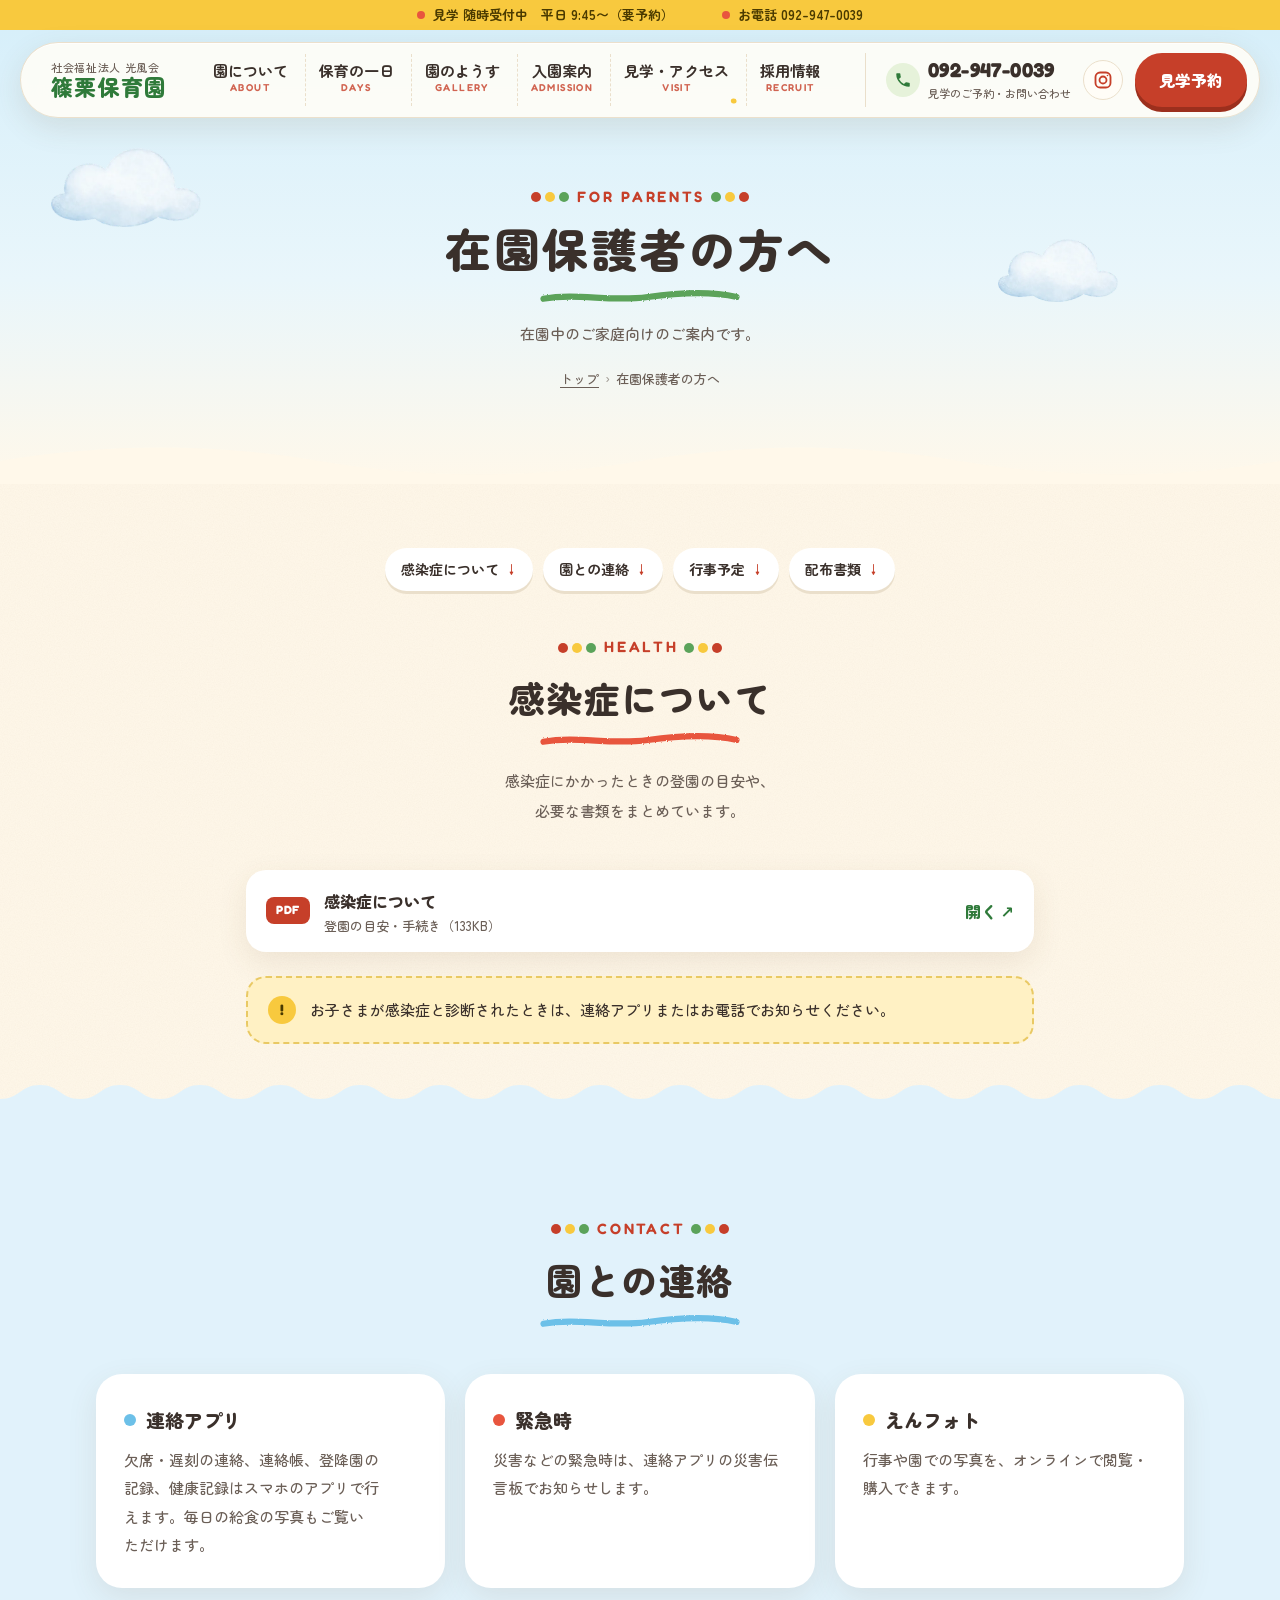
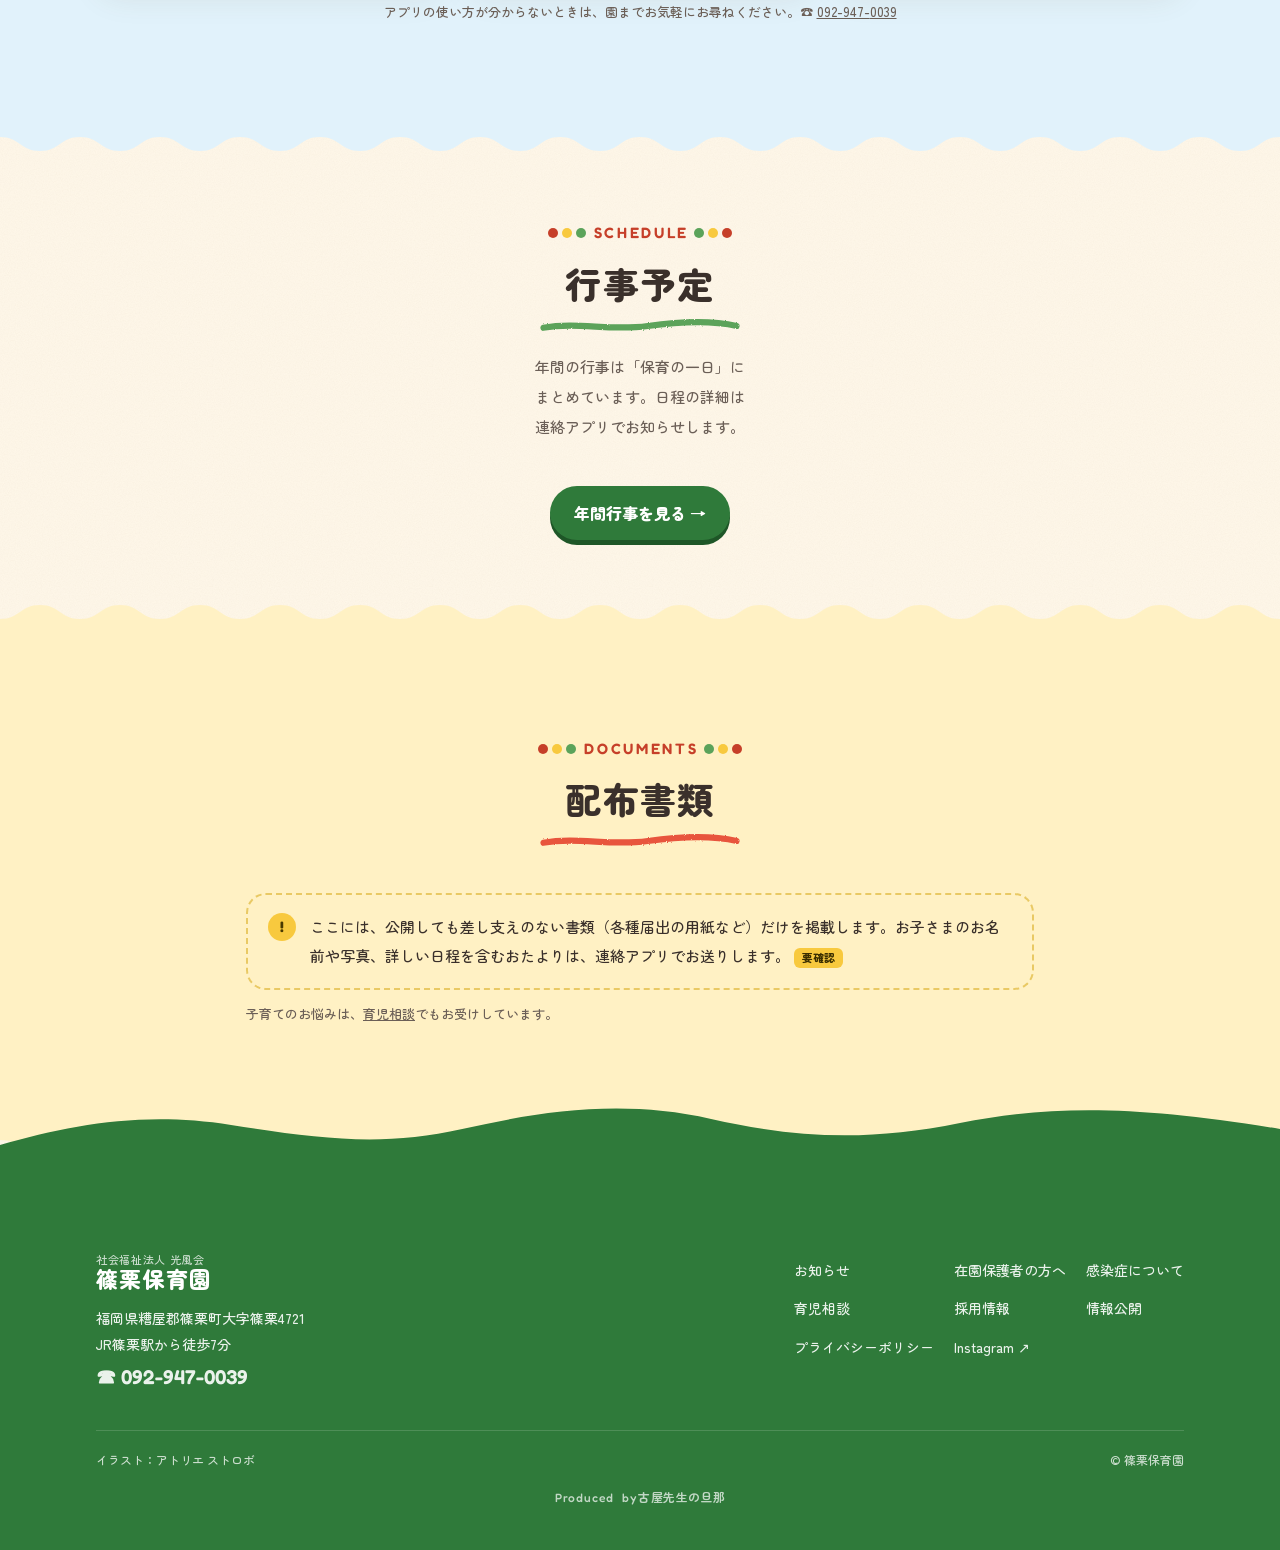
<file: parents.html>
<!doctype html>
<html lang="ja">
<head>
<meta charset="utf-8">
<meta name="viewport" content="width=device-width, initial-scale=1, viewport-fit=cover">
<meta name="color-scheme" content="light">
<meta name="theme-color" content="#FFF8EA">
<title>在園保護者の方へ｜篠栗保育園</title>
<meta name="description" content="篠栗保育園に在園中のご家庭向けのご案内。感染症について、連絡アプリ、えんフォト、行事予定。">
<meta property="og:type" content="article">
<meta property="og:site_name" content="篠栗保育園">
<meta property="og:title" content="在園保護者の方へ｜篠栗保育園">
<meta property="og:description" content="篠栗保育園に在園中のご家庭向けのご案内。感染症について、連絡アプリ、えんフォト、行事予定。">
<meta property="og:image" content="assets/img/hero.webp">
<meta name="twitter:card" content="summary_large_image">
<link rel="preconnect" href="https://fonts.googleapis.com">
<link rel="preconnect" href="https://fonts.gstatic.com" crossorigin>
<link href="https://fonts.googleapis.com/css2?family=Fredoka:wght@500;600;700&family=Zen+Maru+Gothic:wght@500;700;900&display=swap" rel="stylesheet">
<link rel="stylesheet" href="assets/css/style.css">
<script>
(function(){var d=document.documentElement;try{if(matchMedia('(prefers-reduced-motion: reduce)').matches||sessionStorage.getItem('sasa-seen')){d.classList.add('seen')}else{sessionStorage.setItem('sasa-seen','1')}}catch(e){}d.classList.add('js')})();
</script>
</head>
<body data-page="parents">
<svg width="0" height="0" style="position:absolute" aria-hidden="true" focusable="false">
  <defs>
    <filter id="crayonFx" x="-5%" y="-50%" width="110%" height="200%">
      <feTurbulence type="fractalNoise" baseFrequency=".9" numOctaves="2" result="t"/>
      <feDisplacementMap in="SourceGraphic" in2="t" scale="3"/>
    </filter>
  </defs>
</svg>

<a class="sr" href="#main">本文へスキップ</a>

<span id="menu" class="menu-anchor" aria-hidden="true"></span>
<div class="topbar" id="topbar">
  <div class="ticker" role="note" aria-label="お知らせ">
    <div class="track">
      <span>見学 随時受付中　平日 9:45〜（要予約）</span><span>お電話 092-947-0039</span>
      <span aria-hidden="true">見学 随時受付中　平日 9:45〜（要予約）</span><span aria-hidden="true">お電話 092-947-0039</span>
      <span aria-hidden="true">見学 随時受付中　平日 9:45〜（要予約）</span><span aria-hidden="true">お電話 092-947-0039</span>
    </div>
  </div>
  <div class="hdwrap"><header class="hd">
    <div class="hd-in">
      <a class="brand" href="index.html" aria-label="篠栗保育園 トップへ">
        <span class="nm"><small>社会福祉法人 光風会</small><strong>篠栗保育園</strong></span>
      </a>
      <nav class="gnav" aria-label="メインメニュー">
        <ul>
          <li><a href="about.html">園について<small>ABOUT</small><svg viewBox="0 0 100 10" preserveAspectRatio="none" aria-hidden="true"><path pathLength="1" d="M2 6c20-4 40 3 60-1s26 1 36 0"/></svg></a></li>
          <li><a href="life.html">保育の一日<small>DAYS</small><svg viewBox="0 0 100 10" preserveAspectRatio="none" aria-hidden="true"><path pathLength="1" d="M2 6c20-4 40 3 60-1s26 1 36 0"/></svg></a></li>
          <li><a href="gallery.html">園のようす<small>GALLERY</small><svg viewBox="0 0 100 10" preserveAspectRatio="none" aria-hidden="true"><path pathLength="1" d="M2 6c20-4 40 3 60-1s26 1 36 0"/></svg></a></li>
          <li><a href="admission.html">入園案内<small>ADMISSION</small><svg viewBox="0 0 100 10" preserveAspectRatio="none" aria-hidden="true"><path pathLength="1" d="M2 6c20-4 40 3 60-1s26 1 36 0"/></svg></a></li>
          <li><a href="visit.html">見学・アクセス<small>VISIT</small><svg viewBox="0 0 100 10" preserveAspectRatio="none" aria-hidden="true"><path pathLength="1" d="M2 6c20-4 40 3 60-1s26 1 36 0"/></svg></a></li>
          <li><a href="recruit.html">採用情報<small>RECRUIT</small><svg viewBox="0 0 100 10" preserveAspectRatio="none" aria-hidden="true"><path pathLength="1" d="M2 6c20-4 40 3 60-1s26 1 36 0"/></svg></a></li>
        </ul>
      </nav>
      <div class="hd-act">
        <a class="hd-tel" href="tel:0929470039"><span class="ic"><svg width="18" height="18" viewBox="0 0 24 24" aria-hidden="true"><path fill="currentColor" d="M6.6 10.8a15.1 15.1 0 0 0 6.6 6.6l2.2-2.2a1 1 0 0 1 1-.25 11.4 11.4 0 0 0 3.6.57 1 1 0 0 1 1 1V20a1 1 0 0 1-1 1A17 17 0 0 1 3 4a1 1 0 0 1 1-1h3.5a1 1 0 0 1 1 1c0 1.25.2 2.45.57 3.57a1 1 0 0 1-.25 1z"/></svg></span><span><b>092-947-0039</b><small>見学のご予約・お問い合わせ</small></span></a>
        <a class="icon-btn" href="https://www.instagram.com/sasagurihoikuen/" target="_blank" rel="noopener" aria-label="Instagram（新しいタブで開きます）"><svg width="20" height="20" viewBox="0 0 24 24" fill="none" stroke="#C63F29" stroke-width="2.2" aria-hidden="true"><rect x="3" y="3" width="18" height="18" rx="5.5"/><circle cx="12" cy="12" r="4.2"/><circle cx="17.4" cy="6.6" r="1" fill="#C63F29" stroke="none"/></svg></a>
        <a class="pill" href="visit.html#visit">見学予約</a>
        <a class="sp-tel" href="tel:0929470039" aria-label="電話をかける 092-947-0039"><svg width="20" height="20" viewBox="0 0 24 24" aria-hidden="true"><path fill="currentColor" d="M6.6 10.8a15.1 15.1 0 0 0 6.6 6.6l2.2-2.2a1 1 0 0 1 1-.25 11.4 11.4 0 0 0 3.6.57 1 1 0 0 1 1 1V20a1 1 0 0 1-1 1A17 17 0 0 1 3 4a1 1 0 0 1 1-1h3.5a1 1 0 0 1 1 1c0 1.25.2 2.45.57 3.57a1 1 0 0 1-.25 1z"/></svg></a>
        <a class="menu-btn" id="menuBtn" href="#menu" role="button" aria-expanded="false" aria-controls="ov"><span class="bars" aria-hidden="true"><i></i><i></i><i></i></span><span>MENU</span><b class="sr">メニューを開く</b></a>
      </div>
    </div>
  </header></div>
</div>

<div class="ov" id="ov" aria-hidden="true">
  <div class="ov-sheet" role="dialog" aria-modal="true" aria-label="メニュー">
    <div class="ov-top"><a class="ov-brand" href="index.html" style="text-decoration:none;color:inherit"><small>社会福祉法人 光風会</small><strong>篠栗保育園</strong></a><a class="ov-close" id="ovClose" href="#close" role="button"><span aria-hidden="true">×</span><small aria-hidden="true">CLOSE</small><b class="sr">メニューを閉じる</b></a></div>
    <nav aria-label="スマートフォン用メニュー">
      <ul>
        <li><a href="about.html">園について<small>ABOUT</small></a></li>
        <li><a href="life.html">保育の一日<small>DAYS</small></a></li>
        <li><a href="gallery.html">園のようす<small>GALLERY</small></a></li>
        <li><a href="admission.html">入園案内<small>ADMISSION</small></a></li>
        <li><a href="visit.html">見学・アクセス<small>VISIT</small></a></li>
        <li><a href="recruit.html">採用情報<small>RECRUIT</small></a></li>
      </ul>
      <ul class="ov-sub">
        <li><a href="parents.html" aria-current="page">在園保護者の方へ</a></li>
        <li><a href="disclosure.html">情報公開</a></li>
      </ul>
    </nav>
    <div class="ov-cta">
      <a class="pill" href="tel:0929470039">☎ 092-947-0039 に電話する</a>
      <a class="pill ghost" href="visit.html#visit">見学の予約について</a>
      <p>見学は平日 9:45〜（要予約）</p>
    </div>
  </div>
</div>

<main id="main">
  <div class="page-hero">
    <div class="sky" aria-hidden="true">
      <img class="cloud c1" src="assets/img/cloud.webp" alt="" width="420" height="221">
      <img class="cloud c2" src="assets/img/cloud.webp" alt="" width="420" height="221">
    </div>
    <div class="wrap">
      <p class="eyebrow">FOR PARENTS</p>
      <h1>在園保護者の方へ</h1>
      <svg class="crayon green" viewBox="0 0 260 18" preserveAspectRatio="none" aria-hidden="true"><path pathLength="1" d="M4 11C50 4 90 15 140 9s90-5 116 0"/></svg>
      <p class="lead">在園中のご家庭向けのご案内です。</p>
      <nav class="crumb" aria-label="現在地"><ol><li><a href="index.html">トップ</a></li><li aria-current="page">在園保護者の方へ</li></ol></nav>
    </div>
    <svg class="wave" viewBox="0 0 1440 48" preserveAspectRatio="none" aria-hidden="true"><path fill="#FFF8EA" d="M0 24c120-18 240-18 360 0s240 18 360 0 240-18 360 0 240 18 360 0V48H0Z"/></svg>
  </div>

  <section class="sec-sm" id="infection">
    <div class="wrap narrow">
      <ul class="jump"><li><a href="#infection">感染症について</a></li><li><a href="#contact">園との連絡</a></li><li><a href="#schedule">行事予定</a></li><li><a href="#docs">配布書類</a></li></ul>
      <div class="mt-l"><div class="sec-head rv"><p class="eyebrow">HEALTH</p><h2>感染症について</h2><svg class="crayon red" viewBox="0 0 260 18" preserveAspectRatio="none" aria-hidden="true"><path pathLength="1" d="M4 11C50 4 90 15 140 9s90-5 116 0"/></svg>
        <p class="lead">感染症にかかったときの登園の目安や、<br>必要な書類をまとめています。</p></div></div>
      <ul class="docs rv">
        <li><a href="https://www.sasaho.jp/app/download/12128387172/%E6%84%9F%E6%9F%93%E7%97%87%E3%81%AB%E3%81%A4%E3%81%84%E3%81%A6.pdf" target="_blank" rel="noopener"><span class="ftype">PDF</span><span><b>感染症について</b><small>登園の目安・手続き（133KB）</small></span><span class="go">開く ↗</span></a></li>
      </ul>
      <p class="notice mt-m rv">お子さまが感染症と診断されたときは、連絡アプリまたはお電話でお知らせください。</p>
    </div>
  </section>

  <section class="band blue" id="contact">
    <div class="wrap">
      <div class="sec-head rv"><p class="eyebrow">CONTACT</p><h2>園との連絡</h2><svg class="crayon blue" viewBox="0 0 260 18" preserveAspectRatio="none" aria-hidden="true"><path pathLength="1" d="M4 11C50 4 90 15 140 9s90-5 116 0"/></svg></div>
      <div class="cards three-col">
        <div class="card blue rv"><h3>連絡アプリ</h3><p>欠席・遅刻の連絡、連絡帳、登降園の記録、健康記録はスマホのアプリで行えます。毎日の給食の写真もご覧いただけます。</p></div>
        <div class="card red rv d1"><h3>緊急時</h3><p>災害などの緊急時は、連絡アプリの災害伝言板でお知らせします。</p></div>
        <div class="card yellow rv d2"><h3>えんフォト</h3><p>行事や園での写真を、オンラインで閲覧・購入できます。</p></div>
      </div>
      <p class="note rv" style="text-align:center">アプリの使い方が分からないときは、園までお気軽にお尋ねください。☎ <a href="tel:0929470039">092-947-0039</a></p>
    </div>
  </section>

  <section id="schedule">
    <div class="wrap narrow" style="text-align:center">
      <div class="sec-head rv"><p class="eyebrow">SCHEDULE</p><h2>行事予定</h2><svg class="crayon green" viewBox="0 0 260 18" preserveAspectRatio="none" aria-hidden="true"><path pathLength="1" d="M4 11C50 4 90 15 140 9s90-5 116 0"/></svg>
        <p class="lead">年間の行事は「保育の一日」に<br>まとめています。日程の詳細は<br>連絡アプリでお知らせします。</p></div>
      <div class="rv"><a class="pill green" href="life.html#events">年間行事を見る →</a></div>
    </div>
  </section>

  <section class="band yellow" id="docs">
    <div class="wrap narrow">
      <div class="sec-head rv"><p class="eyebrow">DOCUMENTS</p><h2>配布書類</h2><svg class="crayon red" viewBox="0 0 260 18" preserveAspectRatio="none" aria-hidden="true"><path pathLength="1" d="M4 11C50 4 90 15 140 9s90-5 116 0"/></svg></div>
      <p class="notice rv">ここには、公開しても差し支えのない書類（各種届出の用紙など）だけを掲載します。お子さまのお名前や写真、詳しい日程を含むおたよりは、連絡アプリでお送りします。<span class="tbd">要確認</span></p>
      <p class="note rv">子育てのお悩みは、<a href="visit.html#consult">育児相談</a>でもお受けしています。</p>
    </div>
  </section>
</main>

<footer>
  <svg class="hills-ft" viewBox="0 0 1440 60" preserveAspectRatio="none" aria-hidden="true"><path fill="#2F7A3A" d="M0 40c80-20 160-34 260-20s170 22 260 4 180-30 280-10 180 22 280 4 200-18 360 6V60H0Z"/></svg>
  <div class="wrap">
    <div class="ft">
      <div>
        <a class="brand" href="index.html"><span class="nm"><small>社会福祉法人 光風会</small><strong>篠栗保育園</strong></span></a>
        <address>福岡県糟屋郡篠栗町大字篠栗4721<br>JR篠栗駅から徒歩7分<br><a href="tel:0929470039">☎ 092-947-0039</a></address>
      </div>
      <ul class="ft-links">
        <li><a href="index.html#news">お知らせ</a></li><li><a href="parents.html">在園保護者の方へ</a></li><li><a href="parents.html#infection">感染症について</a></li>
        <li><a href="visit.html#consult">育児相談</a></li><li><a href="recruit.html">採用情報</a></li><li><a href="disclosure.html">情報公開</a></li>
        <li><a href="disclosure.html#privacy">プライバシーポリシー</a></li><li><a href="https://www.instagram.com/sasagurihoikuen/" target="_blank" rel="noopener">Instagram ↗</a></li>
      </ul>
    </div>
    <p class="credit"><span>イラスト：アトリエ ストロボ</span><span>© 篠栗保育園</span></p>
    <p class="produced">Produced &nbsp;by<span>古屋先生の旦那</span></p>
  </div>
</footer>

<div class="cta-bar" id="ctaBar">
  <a class="pill green" href="tel:0929470039">☎ 電話する</a>
  <a class="pill" href="visit.html#visit">見学を予約</a>
</div>

<button class="to-top" id="toTop" type="button" aria-label="ページのいちばん上へ戻る">
  <svg viewBox="0 0 40 40" aria-hidden="true">
    <g class="wl"><path d="M19 18C14 6 4 6 4 13s7 8 15 6Z" fill="#F8C93E" stroke="#3A302B" stroke-width="2" stroke-linejoin="round"/><path d="M19 21c-7 0-12 4-10 9s8 1 10-6Z" fill="#E8553E" stroke="#3A302B" stroke-width="2" stroke-linejoin="round"/></g>
    <g class="wr"><path d="M21 18C26 6 36 6 36 13s-7 8-15 6Z" fill="#F8C93E" stroke="#3A302B" stroke-width="2" stroke-linejoin="round"/><path d="M21 21c7 0 12 4 10 9s-8 1-10-6Z" fill="#E8553E" stroke="#3A302B" stroke-width="2" stroke-linejoin="round"/></g>
    <rect x="18.3" y="13" width="3.4" height="17" rx="1.7" fill="#3A302B"/>
    <path d="M19 13q-2-5-5-6M21 13q2-5 5-6" stroke="#3A302B" stroke-width="1.6" fill="none" stroke-linecap="round"/>
  </svg>
  <span class="lbl">TOP</span>
</button>

<script src="assets/js/main.js" defer></script>
</body>
</html>
</file>
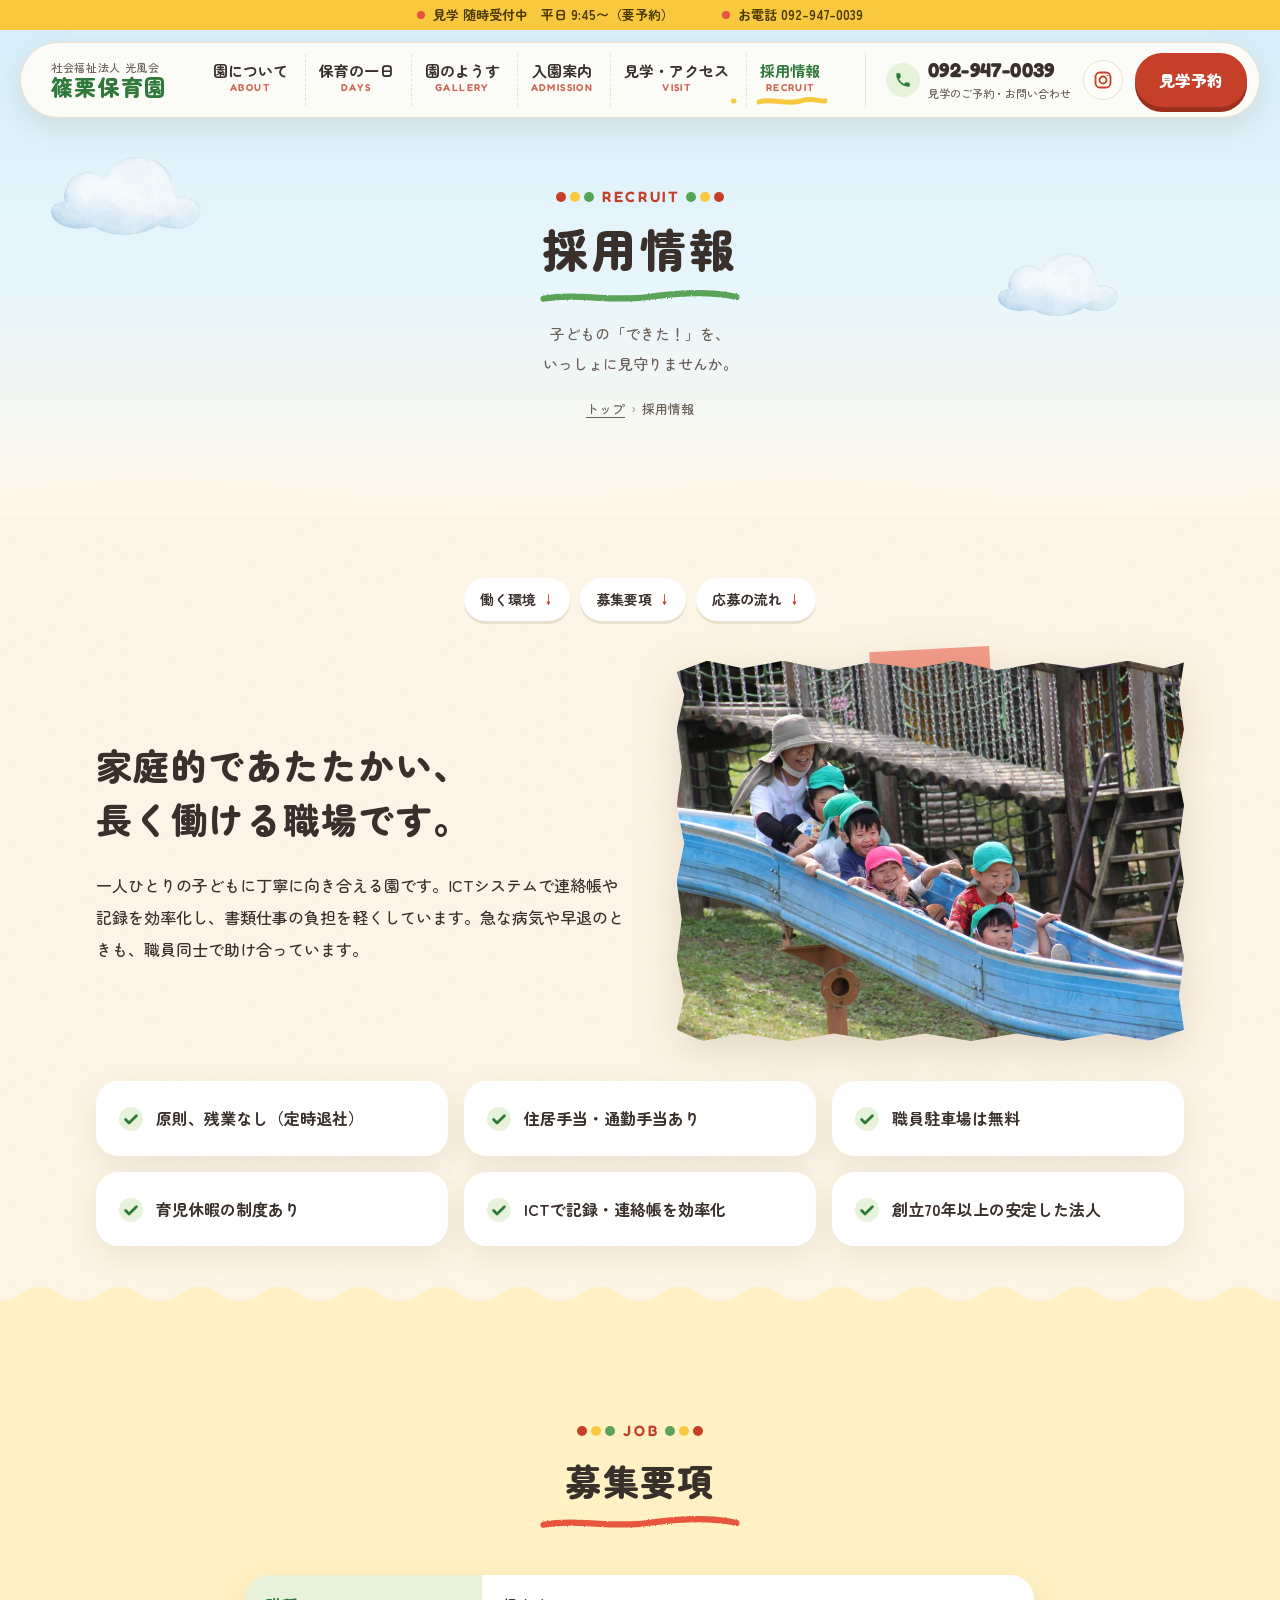
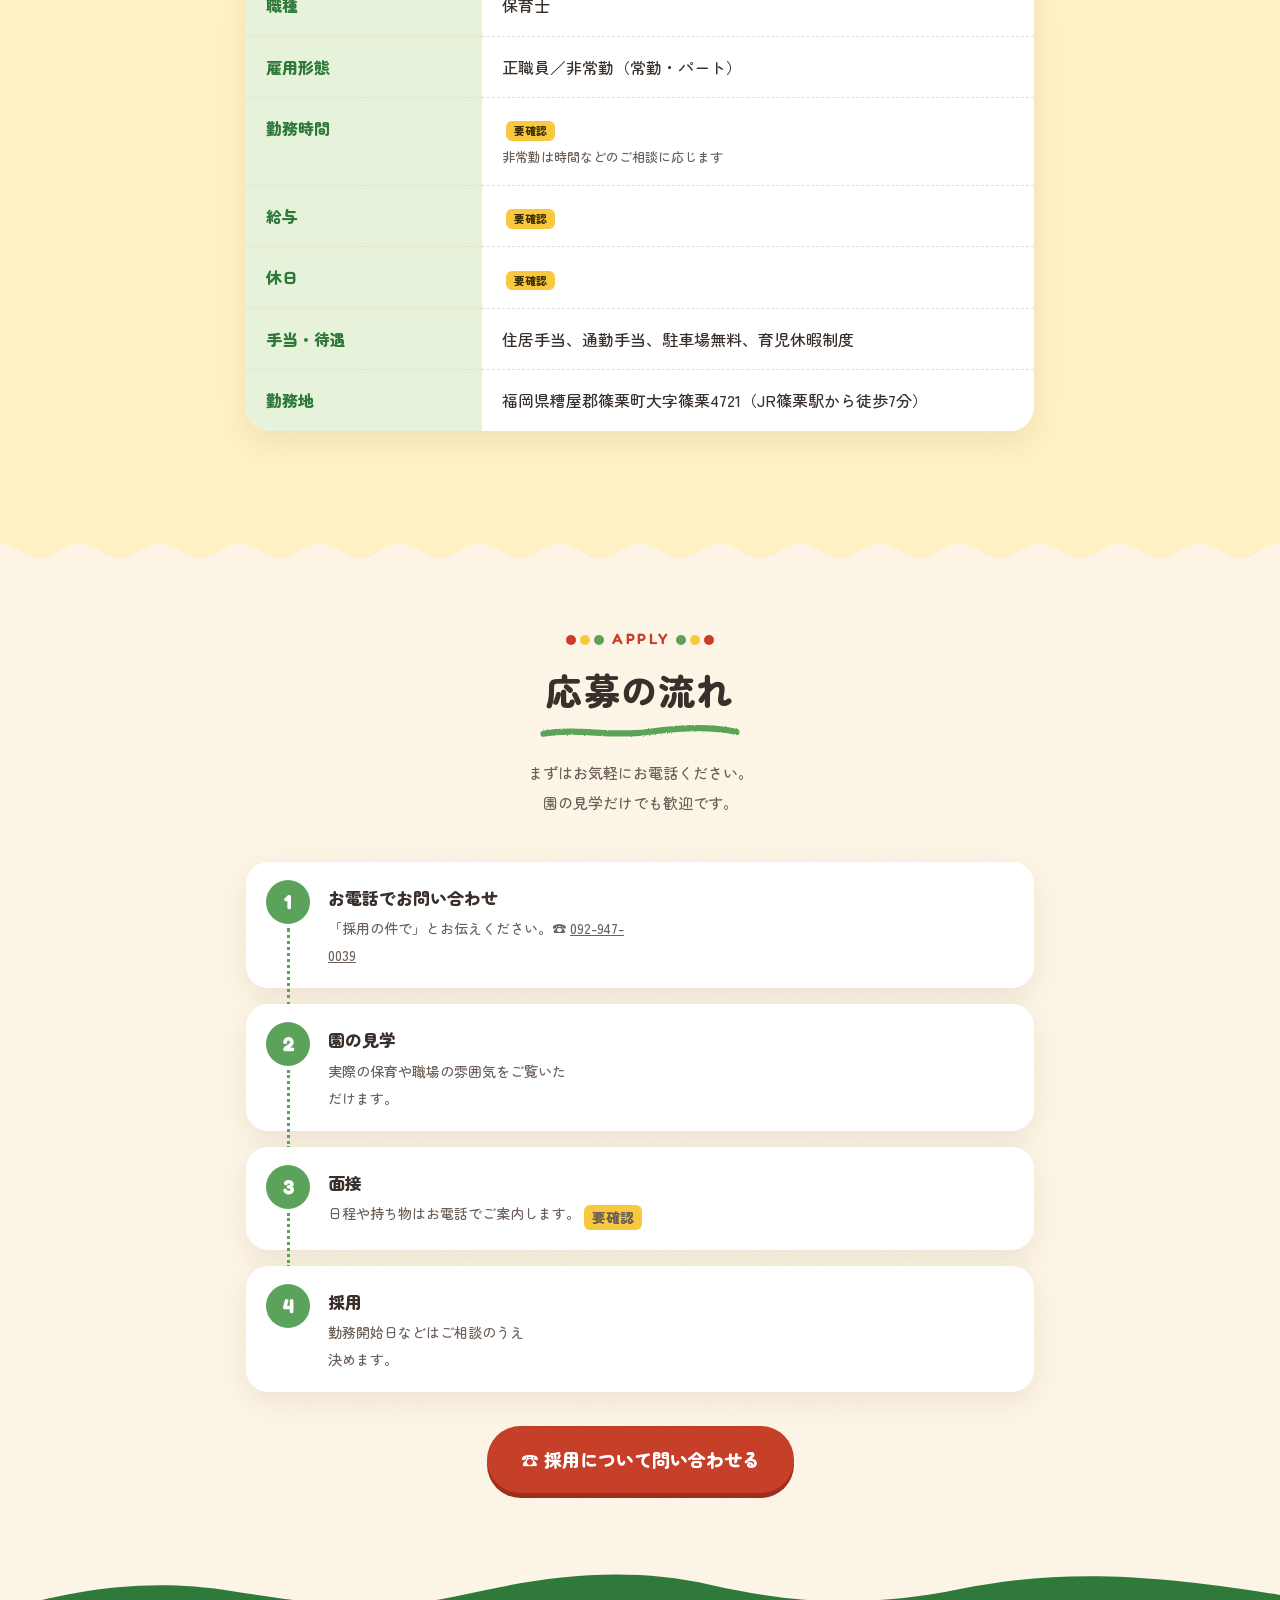
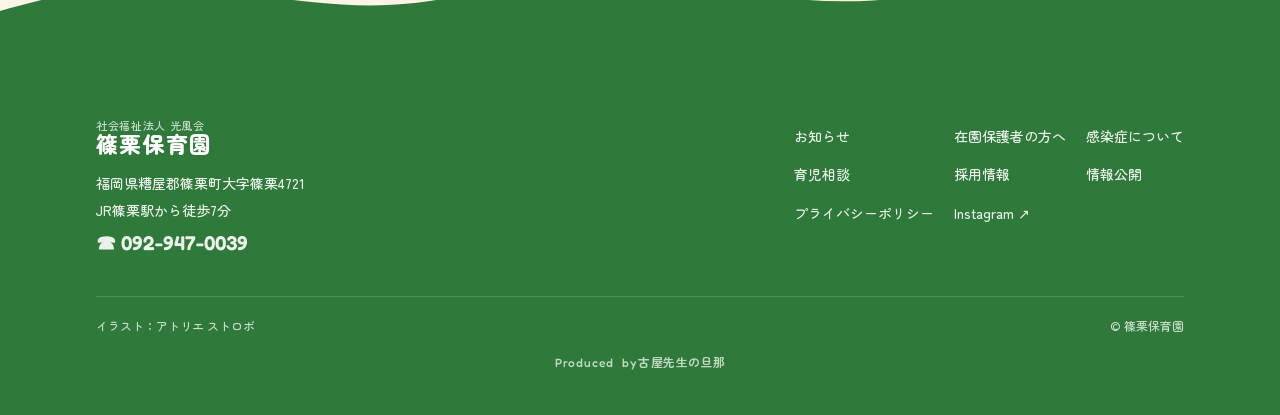
<file: recruit.html>
<!doctype html>
<html lang="ja">
<head>
<meta charset="utf-8">
<meta name="viewport" content="width=device-width, initial-scale=1, viewport-fit=cover">
<meta name="color-scheme" content="light">
<meta name="theme-color" content="#FFF8EA">
<title>採用情報｜篠栗保育園</title>
<meta name="description" content="篠栗保育園の保育士採用情報。正職員・非常勤（常勤・パート）。原則残業なし、住居手当・通勤手当あり。">
<meta property="og:type" content="article">
<meta property="og:site_name" content="篠栗保育園">
<meta property="og:title" content="採用情報｜篠栗保育園">
<meta property="og:description" content="篠栗保育園の保育士採用情報。正職員・非常勤（常勤・パート）。原則残業なし、住居手当・通勤手当あり。">
<meta property="og:image" content="assets/img/hero.webp">
<meta name="twitter:card" content="summary_large_image">
<link rel="preconnect" href="https://fonts.googleapis.com">
<link rel="preconnect" href="https://fonts.gstatic.com" crossorigin>
<link href="https://fonts.googleapis.com/css2?family=Fredoka:wght@500;600;700&family=Zen+Maru+Gothic:wght@500;700;900&display=swap" rel="stylesheet">
<link rel="stylesheet" href="assets/css/style.css">
<script>
(function(){var d=document.documentElement;try{if(matchMedia('(prefers-reduced-motion: reduce)').matches||sessionStorage.getItem('sasa-seen')){d.classList.add('seen')}else{sessionStorage.setItem('sasa-seen','1')}}catch(e){}d.classList.add('js')})();
</script>
</head>
<body data-page="recruit">
<svg width="0" height="0" style="position:absolute" aria-hidden="true" focusable="false">
  <defs>
    <filter id="crayonFx" x="-5%" y="-50%" width="110%" height="200%">
      <feTurbulence type="fractalNoise" baseFrequency=".9" numOctaves="2" result="t"/>
      <feDisplacementMap in="SourceGraphic" in2="t" scale="3"/>
    </filter>
  </defs>
</svg>

<a class="sr" href="#main">本文へスキップ</a>

<span id="menu" class="menu-anchor" aria-hidden="true"></span>
<div class="topbar" id="topbar">
  <div class="ticker" role="note" aria-label="お知らせ">
    <div class="track">
      <span>見学 随時受付中　平日 9:45〜（要予約）</span><span>お電話 092-947-0039</span>
      <span aria-hidden="true">見学 随時受付中　平日 9:45〜（要予約）</span><span aria-hidden="true">お電話 092-947-0039</span>
      <span aria-hidden="true">見学 随時受付中　平日 9:45〜（要予約）</span><span aria-hidden="true">お電話 092-947-0039</span>
    </div>
  </div>
  <div class="hdwrap"><header class="hd">
    <div class="hd-in">
      <a class="brand" href="index.html" aria-label="篠栗保育園 トップへ">
        <span class="nm"><small>社会福祉法人 光風会</small><strong>篠栗保育園</strong></span>
      </a>
      <nav class="gnav" aria-label="メインメニュー">
        <ul>
          <li><a href="about.html">園について<small>ABOUT</small><svg viewBox="0 0 100 10" preserveAspectRatio="none" aria-hidden="true"><path pathLength="1" d="M2 6c20-4 40 3 60-1s26 1 36 0"/></svg></a></li>
          <li><a href="life.html">保育の一日<small>DAYS</small><svg viewBox="0 0 100 10" preserveAspectRatio="none" aria-hidden="true"><path pathLength="1" d="M2 6c20-4 40 3 60-1s26 1 36 0"/></svg></a></li>
          <li><a href="gallery.html">園のようす<small>GALLERY</small><svg viewBox="0 0 100 10" preserveAspectRatio="none" aria-hidden="true"><path pathLength="1" d="M2 6c20-4 40 3 60-1s26 1 36 0"/></svg></a></li>
          <li><a href="admission.html">入園案内<small>ADMISSION</small><svg viewBox="0 0 100 10" preserveAspectRatio="none" aria-hidden="true"><path pathLength="1" d="M2 6c20-4 40 3 60-1s26 1 36 0"/></svg></a></li>
          <li><a href="visit.html">見学・アクセス<small>VISIT</small><svg viewBox="0 0 100 10" preserveAspectRatio="none" aria-hidden="true"><path pathLength="1" d="M2 6c20-4 40 3 60-1s26 1 36 0"/></svg></a></li>
          <li><a href="recruit.html" aria-current="page">採用情報<small>RECRUIT</small><svg viewBox="0 0 100 10" preserveAspectRatio="none" aria-hidden="true"><path pathLength="1" d="M2 6c20-4 40 3 60-1s26 1 36 0"/></svg></a></li>
        </ul>
      </nav>
      <div class="hd-act">
        <a class="hd-tel" href="tel:0929470039"><span class="ic"><svg width="18" height="18" viewBox="0 0 24 24" aria-hidden="true"><path fill="currentColor" d="M6.6 10.8a15.1 15.1 0 0 0 6.6 6.6l2.2-2.2a1 1 0 0 1 1-.25 11.4 11.4 0 0 0 3.6.57 1 1 0 0 1 1 1V20a1 1 0 0 1-1 1A17 17 0 0 1 3 4a1 1 0 0 1 1-1h3.5a1 1 0 0 1 1 1c0 1.25.2 2.45.57 3.57a1 1 0 0 1-.25 1z"/></svg></span><span><b>092-947-0039</b><small>見学のご予約・お問い合わせ</small></span></a>
        <a class="icon-btn" href="https://www.instagram.com/sasagurihoikuen/" target="_blank" rel="noopener" aria-label="Instagram（新しいタブで開きます）"><svg width="20" height="20" viewBox="0 0 24 24" fill="none" stroke="#C63F29" stroke-width="2.2" aria-hidden="true"><rect x="3" y="3" width="18" height="18" rx="5.5"/><circle cx="12" cy="12" r="4.2"/><circle cx="17.4" cy="6.6" r="1" fill="#C63F29" stroke="none"/></svg></a>
        <a class="pill" href="visit.html#visit">見学予約</a>
        <a class="sp-tel" href="tel:0929470039" aria-label="電話をかける 092-947-0039"><svg width="20" height="20" viewBox="0 0 24 24" aria-hidden="true"><path fill="currentColor" d="M6.6 10.8a15.1 15.1 0 0 0 6.6 6.6l2.2-2.2a1 1 0 0 1 1-.25 11.4 11.4 0 0 0 3.6.57 1 1 0 0 1 1 1V20a1 1 0 0 1-1 1A17 17 0 0 1 3 4a1 1 0 0 1 1-1h3.5a1 1 0 0 1 1 1c0 1.25.2 2.45.57 3.57a1 1 0 0 1-.25 1z"/></svg></a>
        <a class="menu-btn" id="menuBtn" href="#menu" role="button" aria-expanded="false" aria-controls="ov"><span class="bars" aria-hidden="true"><i></i><i></i><i></i></span><span>MENU</span><b class="sr">メニューを開く</b></a>
      </div>
    </div>
  </header></div>
</div>

<div class="ov" id="ov" aria-hidden="true">
  <div class="ov-sheet" role="dialog" aria-modal="true" aria-label="メニュー">
    <div class="ov-top"><a class="ov-brand" href="index.html" style="text-decoration:none;color:inherit"><small>社会福祉法人 光風会</small><strong>篠栗保育園</strong></a><a class="ov-close" id="ovClose" href="#close" role="button"><span aria-hidden="true">×</span><small aria-hidden="true">CLOSE</small><b class="sr">メニューを閉じる</b></a></div>
    <nav aria-label="スマートフォン用メニュー">
      <ul>
        <li><a href="about.html">園について<small>ABOUT</small></a></li>
        <li><a href="life.html">保育の一日<small>DAYS</small></a></li>
        <li><a href="gallery.html">園のようす<small>GALLERY</small></a></li>
        <li><a href="admission.html">入園案内<small>ADMISSION</small></a></li>
        <li><a href="visit.html">見学・アクセス<small>VISIT</small></a></li>
        <li><a href="recruit.html" aria-current="page">採用情報<small>RECRUIT</small></a></li>
      </ul>
      <ul class="ov-sub">
        <li><a href="parents.html">在園保護者の方へ</a></li>
        <li><a href="disclosure.html">情報公開</a></li>
      </ul>
    </nav>
    <div class="ov-cta">
      <a class="pill" href="tel:0929470039">☎ 092-947-0039 に電話する</a>
      <a class="pill ghost" href="visit.html#visit">見学の予約について</a>
      <p>見学は平日 9:45〜（要予約）</p>
    </div>
  </div>
</div>

<main id="main">
  <div class="page-hero">
    <div class="sky" aria-hidden="true">
      <img class="cloud c1" src="assets/img/cloud.webp" alt="" width="420" height="221">
      <img class="cloud c2" src="assets/img/cloud.webp" alt="" width="420" height="221">
    </div>
    <div class="wrap">
      <p class="eyebrow">RECRUIT</p>
      <h1>採用情報</h1>
      <svg class="crayon green" viewBox="0 0 260 18" preserveAspectRatio="none" aria-hidden="true"><path pathLength="1" d="M4 11C50 4 90 15 140 9s90-5 116 0"/></svg>
      <p class="lead">子どもの「できた！」を、<br>いっしょに見守りませんか。</p>
      <nav class="crumb" aria-label="現在地"><ol><li><a href="index.html">トップ</a></li><li aria-current="page">採用情報</li></ol></nav>
    </div>
    <svg class="wave" viewBox="0 0 1440 48" preserveAspectRatio="none" aria-hidden="true"><path fill="#FFF8EA" d="M0 24c120-18 240-18 360 0s240 18 360 0 240-18 360 0 240 18 360 0V48H0Z"/></svg>
  </div>

  <section class="sec-sm" id="work">
    <div class="wrap">
      <ul class="jump"><li><a href="#work">働く環境</a></li><li><a href="#job">募集要項</a></li><li><a href="#apply">応募の流れ</a></li></ul>
      <div class="rc mt-l">
        <div class="rc-txt rv">
          <h2 style="margin-top:0">家庭的であたたかい、<br>長く働ける職場です。</h2>
          <p class="mt-m">一人ひとりの子どもに丁寧に向き合える園です。ICTシステムで連絡帳や記録を効率化し、書類仕事の負担を軽くしています。急な病気や早退のときも、職員同士で助け合っています。</p>
        </div>
        <div class="torn rv d1"><span class="tape" aria-hidden="true"></span><div class="in-img"><img src="assets/img/g12.webp" alt="先生と子どもたちが一緒にすべり台で遊ぶ様子" width="1100" height="733" loading="lazy" decoding="async"></div></div>
      </div>
      <ul class="perks mt-l">
        <li class="rv"><svg viewBox="0 0 24 24" aria-hidden="true"><circle cx="12" cy="12" r="11" fill="#E6F2DA"/><path d="M7 12.5l3.2 3.2L17 9" fill="none" stroke="#2F7A3A" stroke-width="2.6" stroke-linecap="round" stroke-linejoin="round"/></svg>原則、残業なし（定時退社）</li>
        <li class="rv d1"><svg viewBox="0 0 24 24" aria-hidden="true"><circle cx="12" cy="12" r="11" fill="#E6F2DA"/><path d="M7 12.5l3.2 3.2L17 9" fill="none" stroke="#2F7A3A" stroke-width="2.6" stroke-linecap="round" stroke-linejoin="round"/></svg>住居手当・通勤手当あり</li>
        <li class="rv d2"><svg viewBox="0 0 24 24" aria-hidden="true"><circle cx="12" cy="12" r="11" fill="#E6F2DA"/><path d="M7 12.5l3.2 3.2L17 9" fill="none" stroke="#2F7A3A" stroke-width="2.6" stroke-linecap="round" stroke-linejoin="round"/></svg>職員駐車場は無料</li>
        <li class="rv"><svg viewBox="0 0 24 24" aria-hidden="true"><circle cx="12" cy="12" r="11" fill="#E6F2DA"/><path d="M7 12.5l3.2 3.2L17 9" fill="none" stroke="#2F7A3A" stroke-width="2.6" stroke-linecap="round" stroke-linejoin="round"/></svg>育児休暇の制度あり</li>
        <li class="rv d1"><svg viewBox="0 0 24 24" aria-hidden="true"><circle cx="12" cy="12" r="11" fill="#E6F2DA"/><path d="M7 12.5l3.2 3.2L17 9" fill="none" stroke="#2F7A3A" stroke-width="2.6" stroke-linecap="round" stroke-linejoin="round"/></svg>ICTで記録・連絡帳を効率化</li>
        <li class="rv d2"><svg viewBox="0 0 24 24" aria-hidden="true"><circle cx="12" cy="12" r="11" fill="#E6F2DA"/><path d="M7 12.5l3.2 3.2L17 9" fill="none" stroke="#2F7A3A" stroke-width="2.6" stroke-linecap="round" stroke-linejoin="round"/></svg>創立70年以上の安定した法人</li>
      </ul>
    </div>
  </section>

  <section class="band yellow" id="job">
    <div class="wrap narrow">
      <div class="sec-head rv"><p class="eyebrow">JOB</p><h2>募集要項</h2><svg class="crayon red" viewBox="0 0 260 18" preserveAspectRatio="none" aria-hidden="true"><path pathLength="1" d="M4 11C50 4 90 15 140 9s90-5 116 0"/></svg></div>
      <table class="info rv">
        <tbody>
          <tr><th scope="row">職種</th><td>保育士</td></tr>
          <tr><th scope="row">雇用形態</th><td>正職員／非常勤（常勤・パート）</td></tr>
          <tr><th scope="row">勤務時間</th><td><span class="tbd">要確認</span><small>非常勤は時間などのご相談に応じます</small></td></tr>
          <tr><th scope="row">給与</th><td><span class="tbd">要確認</span></td></tr>
          <tr><th scope="row">休日</th><td><span class="tbd">要確認</span></td></tr>
          <tr><th scope="row">手当・待遇</th><td>住居手当、通勤手当、駐車場無料、<span class="nw">育児休暇制度</span></td></tr>
          <tr><th scope="row">勤務地</th><td>福岡県糟屋郡篠栗町大字篠栗4721（JR篠栗駅から徒歩7分）</td></tr>
        </tbody>
      </table>
    </div>
  </section>

  <section id="apply">
    <div class="wrap narrow">
      <div class="sec-head rv"><p class="eyebrow">APPLY</p><h2>応募の流れ</h2><svg class="crayon green" viewBox="0 0 260 18" preserveAspectRatio="none" aria-hidden="true"><path pathLength="1" d="M4 11C50 4 90 15 140 9s90-5 116 0"/></svg>
        <p class="lead">まずはお気軽にお電話ください。<br>園の見学だけでも歓迎です。</p></div>
      <ol class="steps rv">
        <li><b>お電話でお問い合わせ</b><span>「採用の件で」とお伝えください。☎ <a href="tel:0929470039">092-947-0039</a></span></li>
        <li><b>園の見学</b><span>実際の保育や職場の雰囲気をご覧いただけます。</span></li>
        <li><b>面接</b><span>日程や持ち物はお電話でご案内します。<span class="tbd">要確認</span></span></li>
        <li><b>採用</b><span>勤務開始日などはご相談のうえ決めます。</span></li>
      </ol>
      <div class="visit-cta rv"><a class="pill" href="tel:0929470039">☎ 採用について問い合わせる</a></div>
    </div>
  </section>
</main>

<footer>
  <svg class="hills-ft" viewBox="0 0 1440 60" preserveAspectRatio="none" aria-hidden="true"><path fill="#2F7A3A" d="M0 40c80-20 160-34 260-20s170 22 260 4 180-30 280-10 180 22 280 4 200-18 360 6V60H0Z"/></svg>
  <div class="wrap">
    <div class="ft">
      <div>
        <a class="brand" href="index.html"><span class="nm"><small>社会福祉法人 光風会</small><strong>篠栗保育園</strong></span></a>
        <address>福岡県糟屋郡篠栗町大字篠栗4721<br>JR篠栗駅から徒歩7分<br><a href="tel:0929470039">☎ 092-947-0039</a></address>
      </div>
      <ul class="ft-links">
        <li><a href="index.html#news">お知らせ</a></li><li><a href="parents.html">在園保護者の方へ</a></li><li><a href="parents.html#infection">感染症について</a></li>
        <li><a href="visit.html#consult">育児相談</a></li><li><a href="recruit.html">採用情報</a></li><li><a href="disclosure.html">情報公開</a></li>
        <li><a href="disclosure.html#privacy">プライバシーポリシー</a></li><li><a href="https://www.instagram.com/sasagurihoikuen/" target="_blank" rel="noopener">Instagram ↗</a></li>
      </ul>
    </div>
    <p class="credit"><span>イラスト：アトリエ ストロボ</span><span>© 篠栗保育園</span></p>
    <p class="produced">Produced &nbsp;by<span>古屋先生の旦那</span></p>
  </div>
</footer>

<div class="cta-bar" id="ctaBar">
  <a class="pill green" href="tel:0929470039">☎ 電話する</a>
  <a class="pill" href="visit.html#visit">見学を予約</a>
</div>

<button class="to-top" id="toTop" type="button" aria-label="ページのいちばん上へ戻る">
  <svg viewBox="0 0 40 40" aria-hidden="true">
    <g class="wl"><path d="M19 18C14 6 4 6 4 13s7 8 15 6Z" fill="#F8C93E" stroke="#3A302B" stroke-width="2" stroke-linejoin="round"/><path d="M19 21c-7 0-12 4-10 9s8 1 10-6Z" fill="#E8553E" stroke="#3A302B" stroke-width="2" stroke-linejoin="round"/></g>
    <g class="wr"><path d="M21 18C26 6 36 6 36 13s-7 8-15 6Z" fill="#F8C93E" stroke="#3A302B" stroke-width="2" stroke-linejoin="round"/><path d="M21 21c7 0 12 4 10 9s-8 1-10-6Z" fill="#E8553E" stroke="#3A302B" stroke-width="2" stroke-linejoin="round"/></g>
    <rect x="18.3" y="13" width="3.4" height="17" rx="1.7" fill="#3A302B"/>
    <path d="M19 13q-2-5-5-6M21 13q2-5 5-6" stroke="#3A302B" stroke-width="1.6" fill="none" stroke-linecap="round"/>
  </svg>
  <span class="lbl">TOP</span>
</button>

<script src="assets/js/main.js" defer></script>
</body>
</html>
</file>
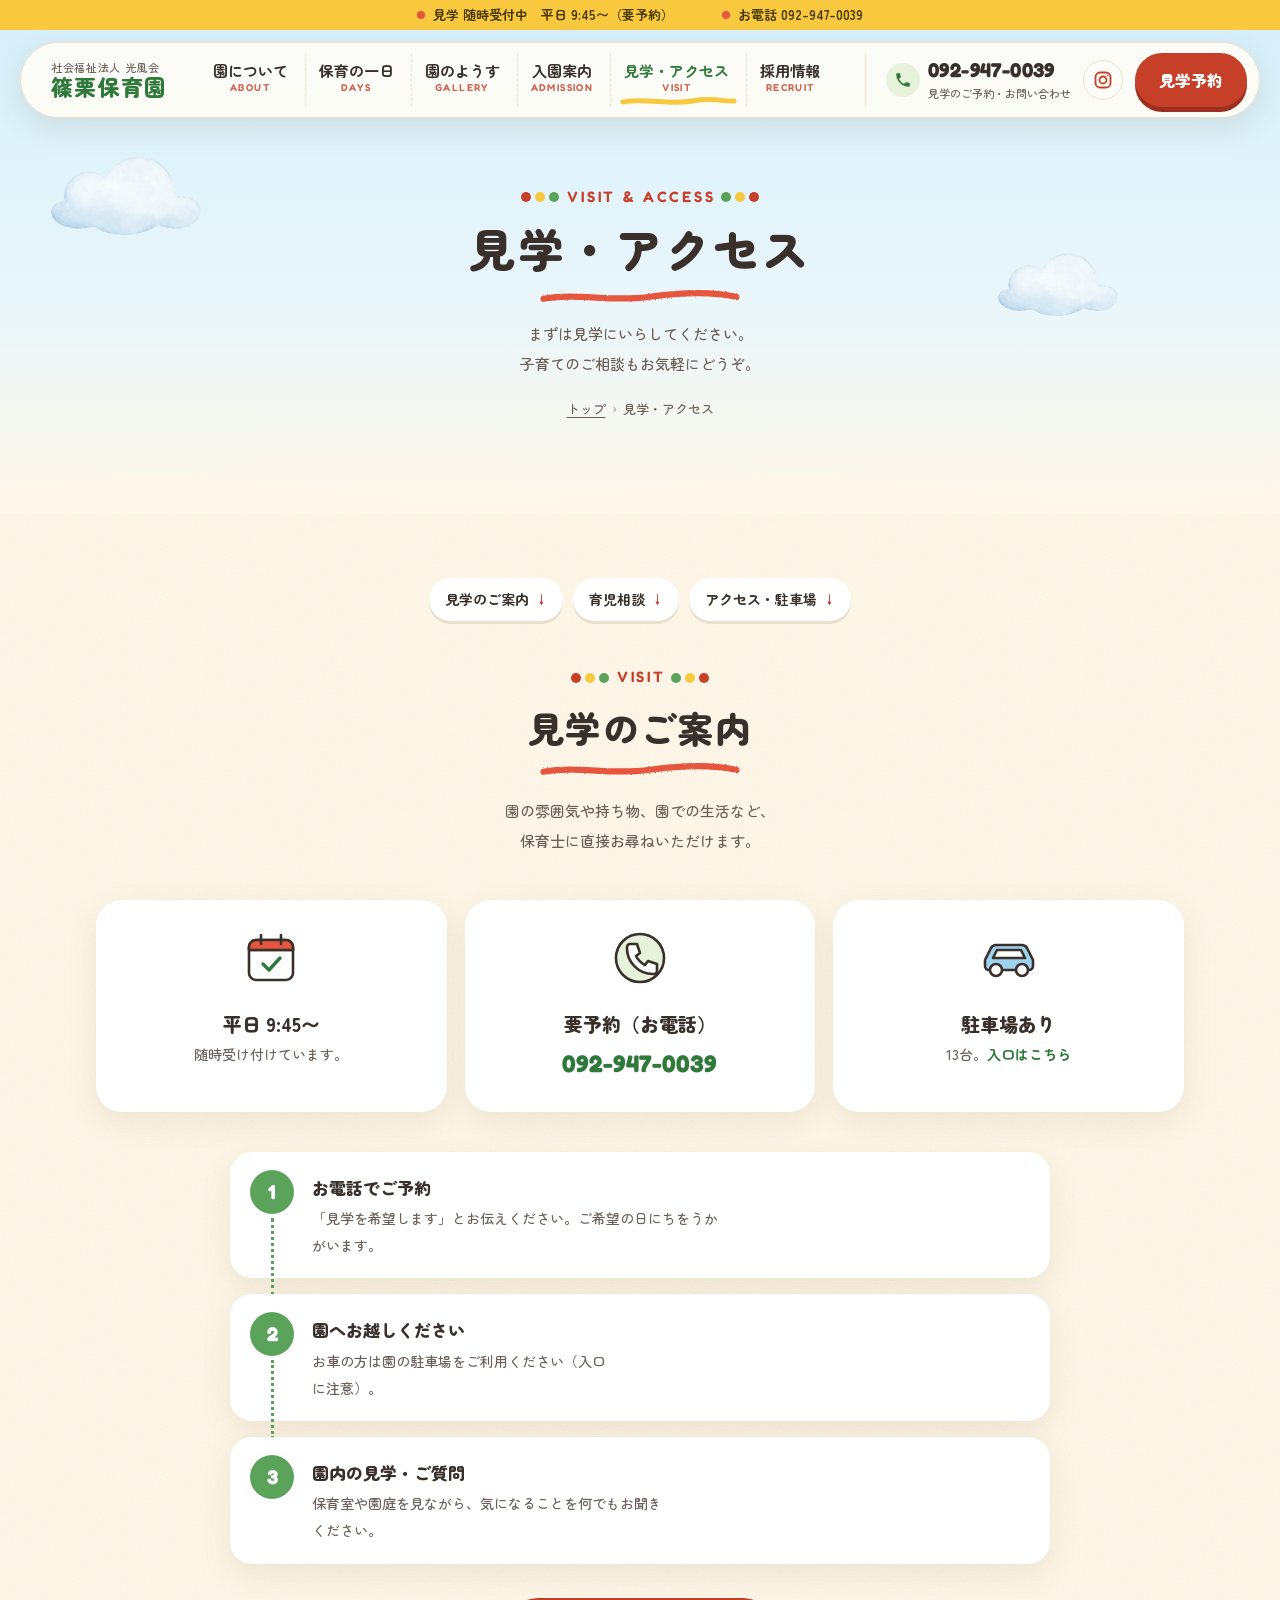
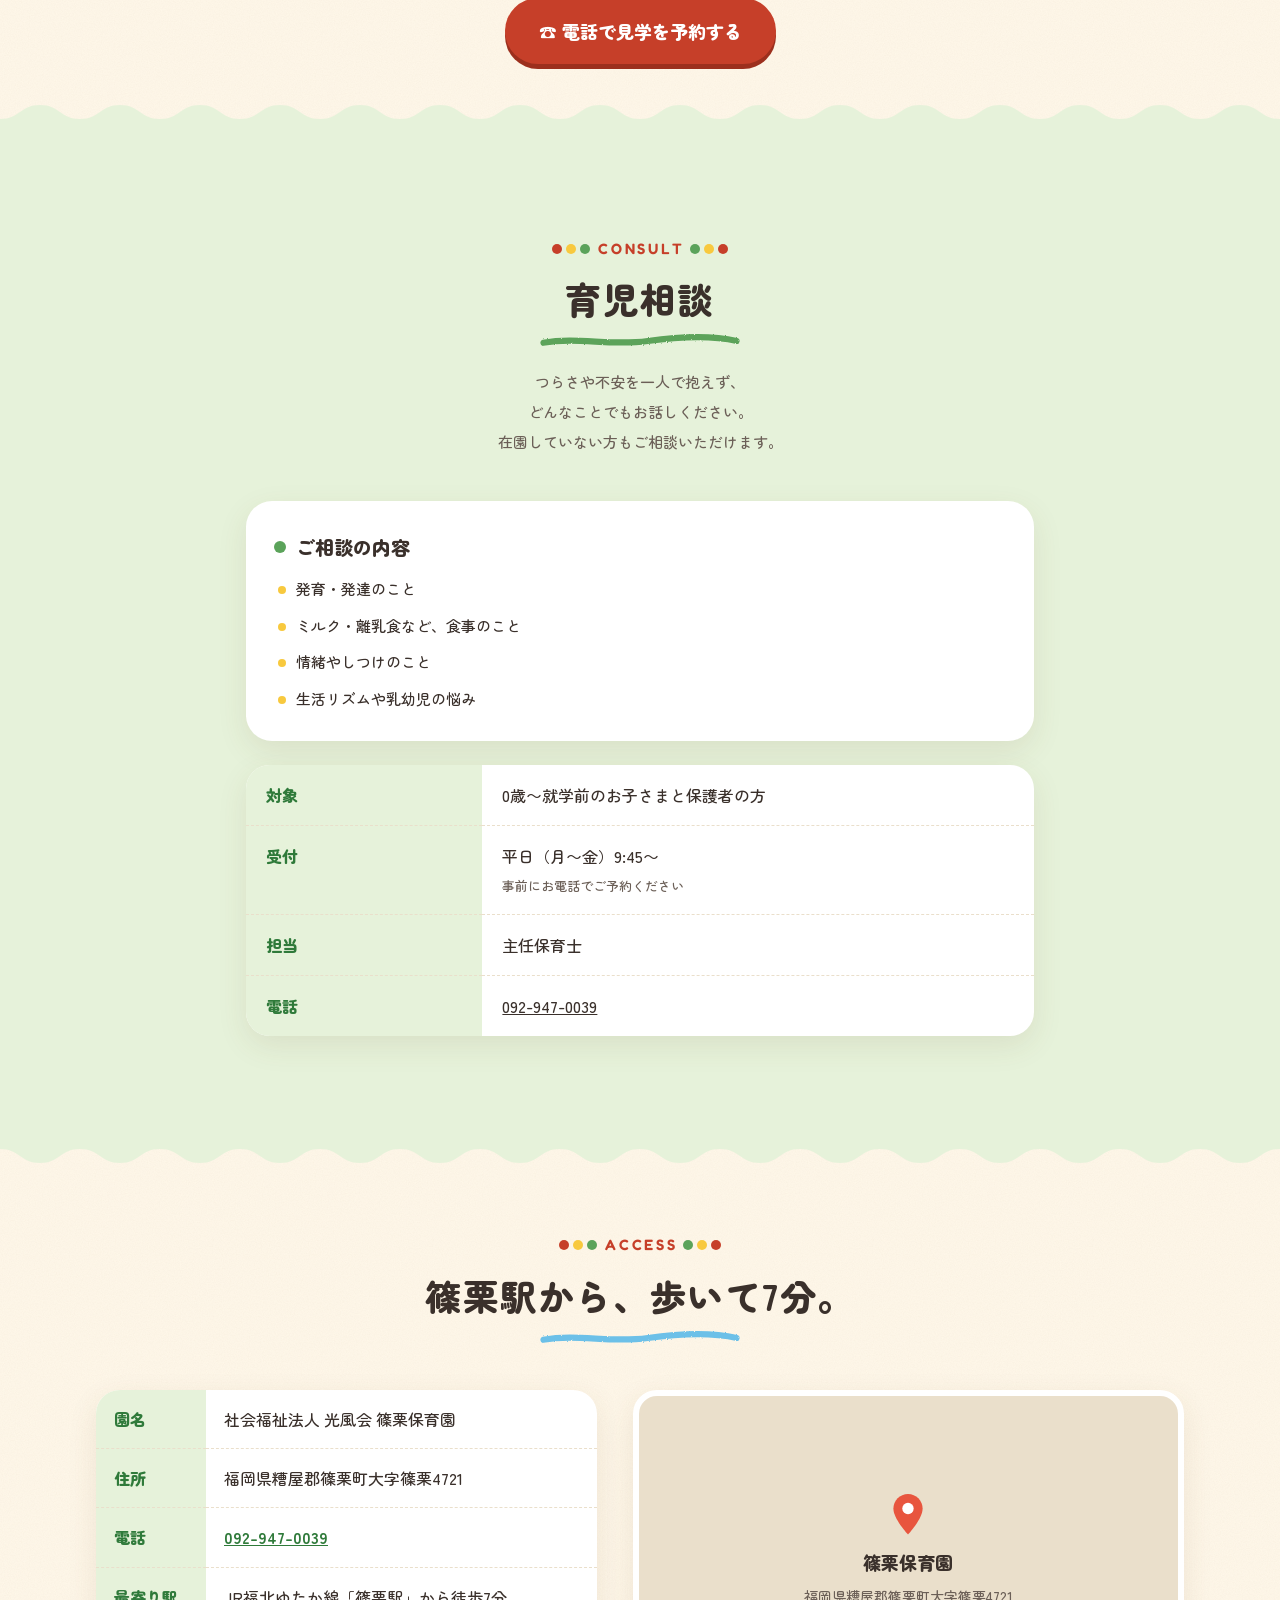
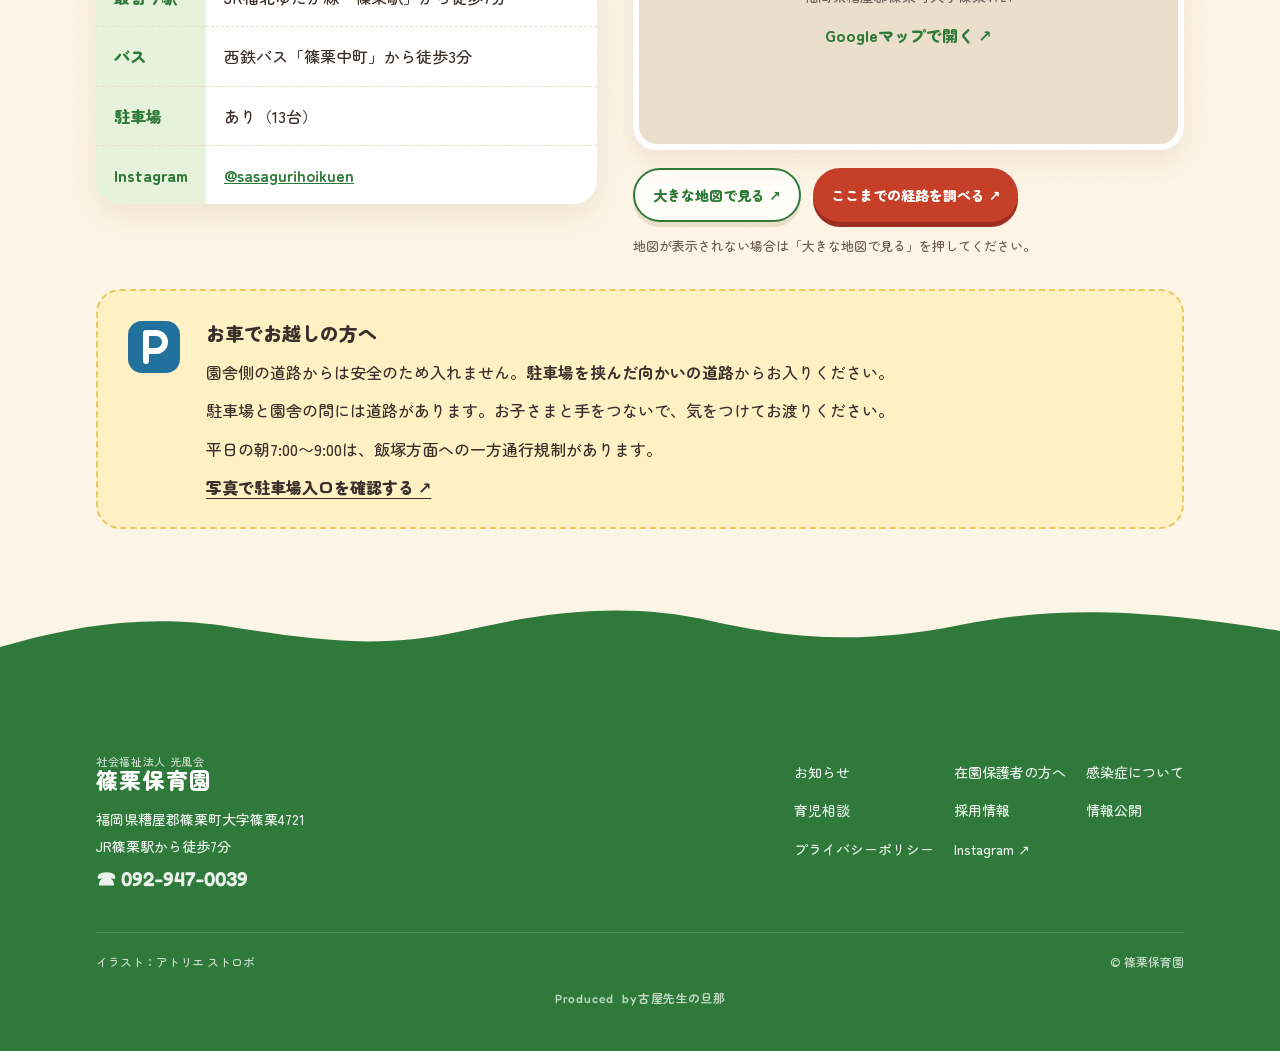
<file: visit.html>
<!doctype html>
<html lang="ja">
<head>
<meta charset="utf-8">
<meta name="viewport" content="width=device-width, initial-scale=1, viewport-fit=cover">
<meta name="color-scheme" content="light">
<meta name="theme-color" content="#FFF8EA">
<title>見学・アクセス｜篠栗保育園</title>
<meta name="description" content="篠栗保育園の見学は平日9:45から随時受付（要予約・電話092-947-0039）。育児相談、JR篠栗駅から徒歩7分のアクセスと駐車場への入り方。">
<meta property="og:type" content="article">
<meta property="og:site_name" content="篠栗保育園">
<meta property="og:title" content="見学・アクセス｜篠栗保育園">
<meta property="og:description" content="篠栗保育園の見学は平日9:45から随時受付（要予約・電話092-947-0039）。育児相談、JR篠栗駅から徒歩7分のアクセスと駐車場への入り方。">
<meta property="og:image" content="assets/img/hero.webp">
<meta name="twitter:card" content="summary_large_image">
<link rel="preconnect" href="https://fonts.googleapis.com">
<link rel="preconnect" href="https://fonts.gstatic.com" crossorigin>
<link href="https://fonts.googleapis.com/css2?family=Fredoka:wght@500;600;700&family=Zen+Maru+Gothic:wght@500;700;900&display=swap" rel="stylesheet">
<link rel="stylesheet" href="assets/css/style.css">
<script>
(function(){var d=document.documentElement;try{if(matchMedia('(prefers-reduced-motion: reduce)').matches||sessionStorage.getItem('sasa-seen')){d.classList.add('seen')}else{sessionStorage.setItem('sasa-seen','1')}}catch(e){}d.classList.add('js')})();
</script>
</head>
<body data-page="visit">
<svg width="0" height="0" style="position:absolute" aria-hidden="true" focusable="false">
  <defs>
    <filter id="crayonFx" x="-5%" y="-50%" width="110%" height="200%">
      <feTurbulence type="fractalNoise" baseFrequency=".9" numOctaves="2" result="t"/>
      <feDisplacementMap in="SourceGraphic" in2="t" scale="3"/>
    </filter>
  </defs>
</svg>

<a class="sr" href="#main">本文へスキップ</a>

<span id="menu" class="menu-anchor" aria-hidden="true"></span>
<div class="topbar" id="topbar">
  <div class="ticker" role="note" aria-label="お知らせ">
    <div class="track">
      <span>見学 随時受付中　平日 9:45〜（要予約）</span><span>お電話 092-947-0039</span>
      <span aria-hidden="true">見学 随時受付中　平日 9:45〜（要予約）</span><span aria-hidden="true">お電話 092-947-0039</span>
      <span aria-hidden="true">見学 随時受付中　平日 9:45〜（要予約）</span><span aria-hidden="true">お電話 092-947-0039</span>
    </div>
  </div>
  <div class="hdwrap"><header class="hd">
    <div class="hd-in">
      <a class="brand" href="index.html" aria-label="篠栗保育園 トップへ">
        <span class="nm"><small>社会福祉法人 光風会</small><strong>篠栗保育園</strong></span>
      </a>
      <nav class="gnav" aria-label="メインメニュー">
        <ul>
          <li><a href="about.html">園について<small>ABOUT</small><svg viewBox="0 0 100 10" preserveAspectRatio="none" aria-hidden="true"><path pathLength="1" d="M2 6c20-4 40 3 60-1s26 1 36 0"/></svg></a></li>
          <li><a href="life.html">保育の一日<small>DAYS</small><svg viewBox="0 0 100 10" preserveAspectRatio="none" aria-hidden="true"><path pathLength="1" d="M2 6c20-4 40 3 60-1s26 1 36 0"/></svg></a></li>
          <li><a href="gallery.html">園のようす<small>GALLERY</small><svg viewBox="0 0 100 10" preserveAspectRatio="none" aria-hidden="true"><path pathLength="1" d="M2 6c20-4 40 3 60-1s26 1 36 0"/></svg></a></li>
          <li><a href="admission.html">入園案内<small>ADMISSION</small><svg viewBox="0 0 100 10" preserveAspectRatio="none" aria-hidden="true"><path pathLength="1" d="M2 6c20-4 40 3 60-1s26 1 36 0"/></svg></a></li>
          <li><a href="visit.html" aria-current="page">見学・アクセス<small>VISIT</small><svg viewBox="0 0 100 10" preserveAspectRatio="none" aria-hidden="true"><path pathLength="1" d="M2 6c20-4 40 3 60-1s26 1 36 0"/></svg></a></li>
          <li><a href="recruit.html">採用情報<small>RECRUIT</small><svg viewBox="0 0 100 10" preserveAspectRatio="none" aria-hidden="true"><path pathLength="1" d="M2 6c20-4 40 3 60-1s26 1 36 0"/></svg></a></li>
        </ul>
      </nav>
      <div class="hd-act">
        <a class="hd-tel" href="tel:0929470039"><span class="ic"><svg width="18" height="18" viewBox="0 0 24 24" aria-hidden="true"><path fill="currentColor" d="M6.6 10.8a15.1 15.1 0 0 0 6.6 6.6l2.2-2.2a1 1 0 0 1 1-.25 11.4 11.4 0 0 0 3.6.57 1 1 0 0 1 1 1V20a1 1 0 0 1-1 1A17 17 0 0 1 3 4a1 1 0 0 1 1-1h3.5a1 1 0 0 1 1 1c0 1.25.2 2.45.57 3.57a1 1 0 0 1-.25 1z"/></svg></span><span><b>092-947-0039</b><small>見学のご予約・お問い合わせ</small></span></a>
        <a class="icon-btn" href="https://www.instagram.com/sasagurihoikuen/" target="_blank" rel="noopener" aria-label="Instagram（新しいタブで開きます）"><svg width="20" height="20" viewBox="0 0 24 24" fill="none" stroke="#C63F29" stroke-width="2.2" aria-hidden="true"><rect x="3" y="3" width="18" height="18" rx="5.5"/><circle cx="12" cy="12" r="4.2"/><circle cx="17.4" cy="6.6" r="1" fill="#C63F29" stroke="none"/></svg></a>
        <a class="pill" href="visit.html#visit">見学予約</a>
        <a class="sp-tel" href="tel:0929470039" aria-label="電話をかける 092-947-0039"><svg width="20" height="20" viewBox="0 0 24 24" aria-hidden="true"><path fill="currentColor" d="M6.6 10.8a15.1 15.1 0 0 0 6.6 6.6l2.2-2.2a1 1 0 0 1 1-.25 11.4 11.4 0 0 0 3.6.57 1 1 0 0 1 1 1V20a1 1 0 0 1-1 1A17 17 0 0 1 3 4a1 1 0 0 1 1-1h3.5a1 1 0 0 1 1 1c0 1.25.2 2.45.57 3.57a1 1 0 0 1-.25 1z"/></svg></a>
        <a class="menu-btn" id="menuBtn" href="#menu" role="button" aria-expanded="false" aria-controls="ov"><span class="bars" aria-hidden="true"><i></i><i></i><i></i></span><span>MENU</span><b class="sr">メニューを開く</b></a>
      </div>
    </div>
  </header></div>
</div>

<div class="ov" id="ov" aria-hidden="true">
  <div class="ov-sheet" role="dialog" aria-modal="true" aria-label="メニュー">
    <div class="ov-top"><a class="ov-brand" href="index.html" style="text-decoration:none;color:inherit"><small>社会福祉法人 光風会</small><strong>篠栗保育園</strong></a><a class="ov-close" id="ovClose" href="#close" role="button"><span aria-hidden="true">×</span><small aria-hidden="true">CLOSE</small><b class="sr">メニューを閉じる</b></a></div>
    <nav aria-label="スマートフォン用メニュー">
      <ul>
        <li><a href="about.html">園について<small>ABOUT</small></a></li>
        <li><a href="life.html">保育の一日<small>DAYS</small></a></li>
        <li><a href="gallery.html">園のようす<small>GALLERY</small></a></li>
        <li><a href="admission.html">入園案内<small>ADMISSION</small></a></li>
        <li><a href="visit.html" aria-current="page">見学・アクセス<small>VISIT</small></a></li>
        <li><a href="recruit.html">採用情報<small>RECRUIT</small></a></li>
      </ul>
      <ul class="ov-sub">
        <li><a href="parents.html">在園保護者の方へ</a></li>
        <li><a href="disclosure.html">情報公開</a></li>
      </ul>
    </nav>
    <div class="ov-cta">
      <a class="pill" href="tel:0929470039">☎ 092-947-0039 に電話する</a>
      <a class="pill ghost" href="visit.html#visit">見学の予約について</a>
      <p>見学は平日 9:45〜（要予約）</p>
    </div>
  </div>
</div>

<main id="main">
  <div class="page-hero">
    <div class="sky" aria-hidden="true">
      <img class="cloud c1" src="assets/img/cloud.webp" alt="" width="420" height="221">
      <img class="cloud c2" src="assets/img/cloud.webp" alt="" width="420" height="221">
    </div>
    <div class="wrap">
      <p class="eyebrow">VISIT &amp; ACCESS</p>
      <h1>見学・アクセス</h1>
      <svg class="crayon red" viewBox="0 0 260 18" preserveAspectRatio="none" aria-hidden="true"><path pathLength="1" d="M4 11C50 4 90 15 140 9s90-5 116 0"/></svg>
      <p class="lead">まずは見学にいらしてください。<br>子育てのご相談もお気軽にどうぞ。</p>
      <nav class="crumb" aria-label="現在地"><ol><li><a href="index.html">トップ</a></li><li aria-current="page">見学・アクセス</li></ol></nav>
    </div>
    <svg class="wave" viewBox="0 0 1440 48" preserveAspectRatio="none" aria-hidden="true"><path fill="#FFF8EA" d="M0 24c120-18 240-18 360 0s240 18 360 0 240-18 360 0 240 18 360 0V48H0Z"/></svg>
  </div>

  <section class="sec-sm" id="visit">
    <div class="wrap">
      <ul class="jump"><li><a href="#visit">見学のご案内</a></li><li><a href="#consult">育児相談</a></li><li><a href="#access">アクセス・駐車場</a></li></ul>
      <div class="mt-l"><div class="sec-head rv"><p class="eyebrow">VISIT</p><h2>見学のご案内</h2><svg class="crayon red" viewBox="0 0 260 18" preserveAspectRatio="none" aria-hidden="true"><path pathLength="1" d="M4 11C50 4 90 15 140 9s90-5 116 0"/></svg>
        <p class="lead">園の雰囲気や持ち物、園での生活など、<br>保育士に直接お尋ねいただけます。</p></div></div>
      <div class="visit-grid">
        <div class="vcard rv"><svg viewBox="0 0 64 64" fill="none" stroke="#3A302B" stroke-width="2.6" stroke-linecap="round" stroke-linejoin="round" aria-hidden="true"><rect x="10" y="14" width="44" height="40" rx="7" fill="#fff"/><path d="M10 24h44" /><path d="M10 21a7 7 0 0 1 7-7h30a7 7 0 0 1 7 7v3H10Z" fill="#E8553E"/><path d="M22 9v9M42 9v9"/><path d="M24 38l6 6 11-12" stroke="#2F7A3A" stroke-width="3.4"/></svg><h3>平日 9:45〜</h3><p>随時受け付けています。</p></div>
        <div class="vcard rv d1"><svg viewBox="0 0 64 64" fill="none" stroke="#3A302B" stroke-width="2.6" stroke-linecap="round" stroke-linejoin="round" aria-hidden="true"><circle cx="32" cy="32" r="24" fill="#E6F2DA"/><path d="M22 18h7l3 9-4 3a20 20 0 0 0 9 9l3-4 9 3v7a3 3 0 0 1-3 3A26 26 0 0 1 19 21a3 3 0 0 1 3-3Z" fill="#fff"/></svg><h3>要予約（お電話）</h3><p><a href="tel:0929470039">092-947-0039</a></p></div>
        <div class="vcard rv d2"><svg viewBox="0 0 64 64" fill="none" stroke="#3A302B" stroke-width="2.6" stroke-linecap="round" stroke-linejoin="round" aria-hidden="true"><path d="M8 40v-6l6-12a6 6 0 0 1 5-3h26a6 6 0 0 1 5 3l6 12v6a4 4 0 0 1-4 4H12a4 4 0 0 1-4-4Z" fill="#9ED3F0"/><path d="M16 32l4-8h24l4 8Z" fill="#fff"/><circle cx="19" cy="44" r="6" fill="#fff"/><circle cx="45" cy="44" r="6" fill="#fff"/></svg><h3>駐車場あり</h3><p>13台。<a href="#parking-title" style="font-size:inherit;font-family:inherit">入口はこちら</a></p></div>
      </div>
      <div class="narrow mt-l">
        <ol class="steps rv">
          <li><b>お電話でご予約</b><span>「見学を希望します」とお伝えください。ご希望の日にちをうかがいます。</span></li>
          <li><b>園へお越しください</b><span>お車の方は園の駐車場をご利用ください（入口に注意）。</span></li>
          <li><b>園内の見学・ご質問</b><span>保育室や園庭を見ながら、気になることを何でもお聞きください。</span></li>
        </ol>
      </div>
      <div class="visit-cta rv"><a class="pill" href="tel:0929470039">☎ 電話で見学を予約する</a></div>
    </div>
  </section>

  <section class="band green" id="consult">
    <div class="wrap narrow">
      <div class="sec-head rv"><p class="eyebrow">CONSULT</p><h2>育児相談</h2><svg class="crayon green" viewBox="0 0 260 18" preserveAspectRatio="none" aria-hidden="true"><path pathLength="1" d="M4 11C50 4 90 15 140 9s90-5 116 0"/></svg>
        <p class="lead">つらさや不安を一人で抱えず、<br>どんなことでもお話しください。<br>在園していない方もご相談いただけます。</p></div>
      <div class="card rv">
        <h3>ご相談の内容</h3>
        <ul class="dots-list">
          <li>発育・発達のこと</li>
          <li>ミルク・離乳食など、食事のこと</li>
          <li>情緒やしつけのこと</li>
          <li>生活リズムや乳幼児の悩み</li>
        </ul>
      </div>
      <table class="info mt-m rv">
        <tbody>
          <tr><th scope="row">対象</th><td>0歳〜就学前のお子さまと保護者の方</td></tr>
          <tr><th scope="row">受付</th><td>平日（月〜金）9:45〜<small>事前にお電話でご予約ください</small></td></tr>
          <tr><th scope="row">担当</th><td>主任保育士</td></tr>
          <tr><th scope="row">電話</th><td><a href="tel:0929470039">092-947-0039</a></td></tr>
        </tbody>
      </table>
    </div>
  </section>

  <section id="access">
    <div class="wrap">
      <div class="sec-head rv"><p class="eyebrow">ACCESS</p><h2>篠栗駅から、歩いて7分。</h2><svg class="crayon blue" viewBox="0 0 260 18" preserveAspectRatio="none" aria-hidden="true"><path pathLength="1" d="M4 11C50 4 90 15 140 9s90-5 116 0"/></svg></div>
      <div class="access">
        <dl class="rv">
          <dt>園名</dt><dd>社会福祉法人 光風会 篠栗保育園</dd>
          <dt>住所</dt><dd>福岡県糟屋郡篠栗町大字篠栗4721</dd>
          <dt>電話</dt><dd><a href="tel:0929470039">092-947-0039</a></dd>
          <dt>最寄り駅</dt><dd>JR福北ゆたか線「篠栗駅」から<span class="nw">徒歩7分</span></dd>
          <dt>バス</dt><dd>西鉄バス「篠栗中町」から<span class="nw">徒歩3分</span></dd>
          <dt>駐車場</dt><dd>あり（13台）</dd>
          <dt>Instagram</dt><dd><a href="https://www.instagram.com/sasagurihoikuen/" target="_blank" rel="noopener">@sasagurihoikuen</a></dd>
        </dl>
        <div class="map-panel rv d1">
          <div class="map"><a class="map-fallback" href="https://www.google.com/maps/search/?api=1&amp;query=%E7%AF%A0%E6%A0%97%E4%BF%9D%E8%82%B2%E5%9C%92%20%E7%A6%8F%E5%B2%A1%E7%9C%8C%E7%B3%9F%E5%B1%8B%E9%83%A1%E7%AF%A0%E6%A0%97%E7%94%BA%E5%A4%A7%E5%AD%97%E7%AF%A0%E6%A0%974721" target="_blank" rel="noopener"><svg viewBox="0 0 64 64" aria-hidden="true"><path d="M32 6c-10 0-18 8-18 18 0 13 18 32 18 32s18-19 18-32c0-10-8-18-18-18Z" fill="#E8553E"/><circle cx="32" cy="24" r="7" fill="#fff"/></svg><b>篠栗保育園</b><span>福岡県糟屋郡篠栗町大字篠栗4721</span><em>Googleマップで開く ↗</em></a><iframe loading="lazy" title="篠栗保育園の所在地（Googleマップ）" referrerpolicy="no-referrer-when-downgrade" src="https://maps.google.com/maps?q=%E7%AF%A0%E6%A0%97%E4%BF%9D%E8%82%B2%E5%9C%92%20%E7%A6%8F%E5%B2%A1%E7%9C%8C%E7%B3%9F%E5%B1%8B%E9%83%A1%E7%AF%A0%E6%A0%97%E7%94%BA%E5%A4%A7%E5%AD%97%E7%AF%A0%E6%A0%974721&amp;z=16&amp;hl=ja&amp;output=embed" allowfullscreen></iframe></div>
          <div class="map-actions"><a class="pill ghost" href="https://www.google.com/maps/search/?api=1&amp;query=%E7%AF%A0%E6%A0%97%E4%BF%9D%E8%82%B2%E5%9C%92%20%E7%A6%8F%E5%B2%A1%E7%9C%8C%E7%B3%9F%E5%B1%8B%E9%83%A1%E7%AF%A0%E6%A0%97%E7%94%BA%E5%A4%A7%E5%AD%97%E7%AF%A0%E6%A0%974721" target="_blank" rel="noopener">大きな地図で見る ↗</a><a class="pill" href="https://www.google.com/maps/dir/?api=1&amp;destination=%E7%AF%A0%E6%A0%97%E4%BF%9D%E8%82%B2%E5%9C%92%20%E7%A6%8F%E5%B2%A1%E7%9C%8C%E7%B3%9F%E5%B1%8B%E9%83%A1%E7%AF%A0%E6%A0%97%E7%94%BA%E5%A4%A7%E5%AD%97%E7%AF%A0%E6%A0%974721" target="_blank" rel="noopener">ここまでの経路を調べる ↗</a></div>
          <p class="note">地図が表示されない場合は「大きな地図で見る」を押してください。</p>
        </div>
      </div>
      <aside class="parking rv" aria-labelledby="parking-title">
        <svg viewBox="0 0 64 64" aria-hidden="true"><rect x="6" y="6" width="52" height="52" rx="14" fill="#22709C"/><path d="M24 46V18h10a9 9 0 0 1 0 18H24" fill="none" stroke="#fff" stroke-width="6" stroke-linecap="round" stroke-linejoin="round"/></svg>
        <div><h3 id="parking-title">お車でお越しの方へ</h3><p>園舎側の道路からは安全のため入れません。<strong>駐車場を挟んだ向かいの道路</strong>からお入りください。</p><p>駐車場と園舎の間には道路があります。お子さまと手をつないで、気をつけてお渡りください。</p><p>平日の朝7:00〜9:00は、飯塚方面への一方通行規制があります。</p><a href="https://www.sasaho.jp/アクセス/" target="_blank" rel="noopener">写真で駐車場入口を確認する ↗</a></div>
      </aside>
    </div>
  </section>
</main>

<footer>
  <svg class="hills-ft" viewBox="0 0 1440 60" preserveAspectRatio="none" aria-hidden="true"><path fill="#2F7A3A" d="M0 40c80-20 160-34 260-20s170 22 260 4 180-30 280-10 180 22 280 4 200-18 360 6V60H0Z"/></svg>
  <div class="wrap">
    <div class="ft">
      <div>
        <a class="brand" href="index.html"><span class="nm"><small>社会福祉法人 光風会</small><strong>篠栗保育園</strong></span></a>
        <address>福岡県糟屋郡篠栗町大字篠栗4721<br>JR篠栗駅から徒歩7分<br><a href="tel:0929470039">☎ 092-947-0039</a></address>
      </div>
      <ul class="ft-links">
        <li><a href="index.html#news">お知らせ</a></li><li><a href="parents.html">在園保護者の方へ</a></li><li><a href="parents.html#infection">感染症について</a></li>
        <li><a href="visit.html#consult">育児相談</a></li><li><a href="recruit.html">採用情報</a></li><li><a href="disclosure.html">情報公開</a></li>
        <li><a href="disclosure.html#privacy">プライバシーポリシー</a></li><li><a href="https://www.instagram.com/sasagurihoikuen/" target="_blank" rel="noopener">Instagram ↗</a></li>
      </ul>
    </div>
    <p class="credit"><span>イラスト：アトリエ ストロボ</span><span>© 篠栗保育園</span></p>
    <p class="produced">Produced &nbsp;by<span>古屋先生の旦那</span></p>
  </div>
</footer>

<div class="cta-bar" id="ctaBar">
  <a class="pill green" href="tel:0929470039">☎ 電話する</a>
  <a class="pill" href="visit.html#visit">見学を予約</a>
</div>

<button class="to-top" id="toTop" type="button" aria-label="ページのいちばん上へ戻る">
  <svg viewBox="0 0 40 40" aria-hidden="true">
    <g class="wl"><path d="M19 18C14 6 4 6 4 13s7 8 15 6Z" fill="#F8C93E" stroke="#3A302B" stroke-width="2" stroke-linejoin="round"/><path d="M19 21c-7 0-12 4-10 9s8 1 10-6Z" fill="#E8553E" stroke="#3A302B" stroke-width="2" stroke-linejoin="round"/></g>
    <g class="wr"><path d="M21 18C26 6 36 6 36 13s-7 8-15 6Z" fill="#F8C93E" stroke="#3A302B" stroke-width="2" stroke-linejoin="round"/><path d="M21 21c7 0 12 4 10 9s-8 1-10-6Z" fill="#E8553E" stroke="#3A302B" stroke-width="2" stroke-linejoin="round"/></g>
    <rect x="18.3" y="13" width="3.4" height="17" rx="1.7" fill="#3A302B"/>
    <path d="M19 13q-2-5-5-6M21 13q2-5 5-6" stroke="#3A302B" stroke-width="1.6" fill="none" stroke-linecap="round"/>
  </svg>
  <span class="lbl">TOP</span>
</button>

<script src="assets/js/main.js" defer></script>
</body>
</html>
</file>
<file: assets/css/style.css>
/* 篠栗保育園 共通スタイル */
:root{
  --cream:#FFF8EA; --paper:#FFFDF7; --ink:#3A302B; --muted:#6B5F57; --line:#EADFCB;
  --green:#5BA35A; --green-ink:#2F7A3A; --green-soft:#E6F2DA;
  --yellow:#F8C93E; --yellow-ink:#8A6400; --yellow-soft:#FFF1C4;
  --red:#E8553E; --red-btn:#C63F29; --red-soft:#FDE4DA;
  --blue:#6CC0E8; --blue-ink:#22709C; --blue-soft:#E1F2FB;
  --brown:#A8744F;
  --radius:28px; --shadow:0 10px 30px rgba(110,80,40,.10);
  --spring:cubic-bezier(.34,1.56,.64,1);
  --ticker:30px; --hd:88px;
}
*{box-sizing:border-box;margin:0;padding:0}
html{scroll-behavior:smooth;scroll-padding-top:120px;-webkit-text-size-adjust:100%}
body{
  background-color:var(--cream);
  background-image:url("data:image/svg+xml;utf8,<svg xmlns='http://www.w3.org/2000/svg' width='220' height='220'><filter id='n'><feTurbulence type='fractalNoise' baseFrequency='.85' numOctaves='3' stitchTiles='stitch'/><feColorMatrix values='0 0 0 0 .45 0 0 0 0 .33 0 0 0 0 .18 0 0 0 .07 0'/></filter><rect width='100%' height='100%' filter='url(%23n)'/></svg>");
  color:var(--ink);font-family:"Zen Maru Gothic",system-ui,sans-serif;font-weight:500;font-size:16px;line-height:1.9;
  -webkit-font-smoothing:antialiased;overflow-x:hidden;padding-top:var(--ticker)}
img{display:block;max-width:100%;height:auto}
a{color:inherit}
button{font:inherit;color:inherit}
.wrap{max-width:1120px;margin:0 auto;padding:0 16px}
.sr{position:absolute;width:1px;height:1px;overflow:hidden;clip:rect(0 0 0 0);white-space:nowrap}
:focus-visible{outline:3px solid var(--blue-ink);outline-offset:3px;border-radius:8px}
.en{font-family:Fredoka,"Zen Maru Gothic",sans-serif}


/* ===== top bar (ticker + header) ===== */
.topbar{position:fixed;top:0;left:0;right:0;z-index:100;transition:transform .45s cubic-bezier(.22,1,.36,1)}
.topbar.hide{transform:translateY(-100%)}
.ticker{height:var(--ticker);background:var(--yellow);color:#4A3A00;font-size:13px;font-weight:700;overflow:hidden;display:flex;align-items:center}
.ticker .track{display:flex;white-space:nowrap;gap:48px;padding-left:16px;animation:tick 26s linear infinite}
.ticker .track span{display:inline-flex;align-items:center;gap:8px}
.ticker .track span::before{content:"";width:8px;height:8px;border-radius:50%;background:var(--red)}
.ticker:hover .track{animation-play-state:paused}
@keyframes tick{to{transform:translateX(-50%)}}
@media(min-width:1080px){.ticker{justify-content:center}.ticker .track{animation:none;padding:0}.ticker .track [aria-hidden]{display:none}}

.hdwrap{padding:12px max(16px,env(safe-area-inset-right,0px)) 0 max(16px,env(safe-area-inset-left,0px));transition:padding .35s ease}
.hd{max-width:1240px;margin:0 auto;height:76px;background:rgba(255,253,247,.9);-webkit-backdrop-filter:blur(14px) saturate(1.2);backdrop-filter:blur(14px) saturate(1.2);border:1px solid rgba(234,223,203,.95);border-radius:999px;box-shadow:0 10px 30px rgba(110,80,40,.12),0 1px 0 rgba(255,255,255,.8) inset;transition:height .35s ease,box-shadow .35s ease}
.topbar.shrink .hdwrap{padding-top:8px}
.topbar.shrink .hd{height:66px;box-shadow:0 14px 36px rgba(110,80,40,.16)}
.hd-in{height:100%;padding:0 12px 0 30px;display:flex;align-items:center;gap:20px}
.brand{display:flex;align-items:center;gap:10px;text-decoration:none;flex-shrink:0}
.brand .mark{width:44px;height:44px;transition:transform .5s var(--spring)}
.brand:hover .mark{transform:rotate(-8deg) scale(1.08)}
.brand .nm{display:flex;flex-direction:column;line-height:1.15}
.brand small{font-size:11px;color:var(--muted);letter-spacing:.06em}
.brand strong{font-size:22px;font-weight:900;letter-spacing:.06em;color:var(--green-ink)}
.topbar.shrink .brand .mark{width:38px;height:38px}
.gnav{margin:0 auto}
.gnav ul{display:flex;gap:4px;list-style:none}
.gnav a{position:relative;display:flex;flex-direction:column;align-items:center;line-height:1.25;padding:8px 13px 12px;font-size:15px;font-weight:700;text-decoration:none;border-radius:12px;transition:color .2s}
.gnav a small{font-family:Fredoka,sans-serif;font-size:10px;font-weight:600;letter-spacing:.14em;color:var(--red-btn);opacity:.8}
.gnav li+li{border-left:1px dashed var(--line)}
@media(min-width:1080px){.hd-act{padding-left:20px;border-left:1px solid var(--line)}}
.gnav a:hover{color:var(--red-btn)}
.gnav a svg{position:absolute;left:10px;right:10px;bottom:0;width:calc(100% - 16px);height:10px;overflow:visible}
.gnav a svg path{fill:none;stroke:var(--yellow);stroke-width:5;stroke-linecap:round;stroke-dasharray:1;stroke-dashoffset:1;transition:stroke-dashoffset .5s ease}
.gnav a.active svg path,.gnav a:hover svg path{stroke-dashoffset:0}
.gnav a.active{color:var(--green-ink)}
.hd-act{display:flex;align-items:center;gap:12px;flex-shrink:0}
.hd-tel{display:flex;align-items:center;gap:8px;text-decoration:none;line-height:1.2}
.hd-tel .ic{width:34px;height:34px;border-radius:50%;background:var(--green-soft);display:grid;place-items:center;color:var(--green-ink)}
.hd-tel b{display:block;font-family:Fredoka,sans-serif;font-size:20px;letter-spacing:.02em}
.hd-tel small{font-size:11px;color:var(--muted)}
.icon-btn{width:40px;height:40px;border-radius:50%;display:grid;place-items:center;background:var(--paper);border:1.5px solid var(--line);text-decoration:none;transition:transform .4s var(--spring)}
.icon-btn:hover{transform:scale(1.12) rotate(-6deg)}
.pill{display:inline-flex;align-items:center;justify-content:center;gap:8px;padding:12px 24px;border-radius:999px;font-weight:900;text-decoration:none;background:var(--red-btn);color:#fff;box-shadow:0 5px 0 #9C2F1D;transition:transform .45s var(--spring),box-shadow .2s;border:0;cursor:pointer;white-space:nowrap}
.pill:hover{transform:translateY(-2px) scale(1.04)}
.pill:active{transform:translateY(4px) scale(.97);box-shadow:0 1px 0 #9C2F1D;transition-duration:.08s}
.pill.green{background:var(--green-ink);box-shadow:0 5px 0 #1E5627}
.pill.green:active{box-shadow:0 1px 0 #1E5627}
.pill.ghost{background:var(--paper);color:var(--green-ink);box-shadow:0 5px 0 var(--line);border:2px solid var(--green-ink)}
.menu-btn,.sp-tel{display:none}
@media(max-width:1079px){
  :root{--hd:64px}
  .hd,.topbar.shrink .hd{height:62px;border-radius:22px}
  .hdwrap{padding-top:10px}
  .hd-in{padding:0 8px 0 18px;gap:10px}
  .gnav,.hd-act .hd-tel,.hd-act .icon-btn,.hd-act .pill{display:none}
  .hd-act{margin-left:auto}
  .brand .mark{width:38px;height:38px}
  .brand strong{font-size:19px}
  .sp-tel{display:grid;width:44px;height:44px;border-radius:50%;background:var(--green-soft);color:var(--green-ink);place-items:center;text-decoration:none}
  .menu-btn{text-decoration:none;display:flex;flex-direction:column;align-items:center;justify-content:center;gap:3px;width:56px;height:44px;border-radius:14px;border:0;background:var(--green-ink);color:#fff;cursor:pointer;position:relative;z-index:2}
  .menu-btn .bars{width:20px;height:12px;position:relative}
  .menu-btn .bars i{position:absolute;left:0;right:0;height:2.5px;border-radius:2px;background:#fff;transition:transform .35s var(--spring),opacity .2s}
  .menu-btn .bars i:nth-child(1){top:0}.menu-btn .bars i:nth-child(2){top:5px}.menu-btn .bars i:nth-child(3){top:10px}
  .menu-btn span{font-family:Fredoka,sans-serif;font-size:10px;font-weight:600;letter-spacing:.08em;line-height:1}
}

/* ===== mobile overlay menu ===== */
.menu-anchor{position:fixed;top:0;left:0;width:1px;height:1px;pointer-events:none}
.ov{position:fixed;inset:0;z-index:160;pointer-events:none;visibility:hidden;transition:visibility 0s .6s}
.ov-sheet{position:absolute;left:0;right:0;top:0;height:100%;background:var(--green-ink);color:#fff;transform:translateY(-110%);transition:transform .6s cubic-bezier(.65,0,.25,1);display:flex;flex-direction:column;padding:calc(14px + env(safe-area-inset-top,0px)) 24px calc(24px + env(safe-area-inset-bottom));overflow-y:auto}
.ov-sheet::after{content:"";position:absolute;left:0;right:0;bottom:-38px;height:40px;background:url("data:image/svg+xml;utf8,<svg xmlns='http://www.w3.org/2000/svg' viewBox='0 0 400 40' preserveAspectRatio='none'><path d='M0 0h400v14c-33 0-33 22-67 22s-33-22-66-22-34 22-67 22-33-22-67-22-33 22-66 22S34 14 0 14z' fill='%232F7A3A'/></svg>") center/100% 100% no-repeat}
.menu-open .ov,.menu-anchor:target~.ov{pointer-events:auto;visibility:visible;transition:visibility 0s}
.menu-open .ov-sheet,.menu-anchor:target~.ov .ov-sheet{transform:none}
.ov-top{display:flex;align-items:center;justify-content:space-between;margin-bottom:22px}
.ov-brand{display:flex;flex-direction:column;line-height:1.2}
.ov-brand small{font-size:11px;opacity:.8}
.ov-brand strong{font-size:21px;font-weight:900;letter-spacing:.06em}
.ov-close{display:flex;flex-direction:column;align-items:center;justify-content:center;width:56px;height:52px;border-radius:14px;background:rgba(255,255,255,.14);color:#fff;text-decoration:none;line-height:1}
.ov-close span{font-size:28px;line-height:.9}
.ov-close small{font-family:Fredoka,sans-serif;font-size:10px;letter-spacing:.08em;margin-top:2px}
.ov ul{list-style:none;display:grid;gap:4px}
.ov li{opacity:0;transform:translateY(14px);transition:opacity .35s ease,transform .5s var(--spring)}
.menu-open .ov li,.menu-anchor:target~.ov li{opacity:1;transform:none}
.menu-open .ov li:nth-child(1),.menu-anchor:target~.ov li:nth-child(1){transition-delay:.28s}.menu-open .ov li:nth-child(2),.menu-anchor:target~.ov li:nth-child(2){transition-delay:.33s}.menu-open .ov li:nth-child(3),.menu-anchor:target~.ov li:nth-child(3){transition-delay:.38s}
.menu-open .ov li:nth-child(4),.menu-anchor:target~.ov li:nth-child(4){transition-delay:.43s}.menu-open .ov li:nth-child(5),.menu-anchor:target~.ov li:nth-child(5){transition-delay:.48s}.menu-open .ov li:nth-child(6),.menu-anchor:target~.ov li:nth-child(6){transition-delay:.53s}
.ov li a{display:flex;align-items:baseline;justify-content:space-between;gap:12px;padding:14px 4px;border-bottom:2px dashed rgba(255,255,255,.25);text-decoration:none;font-size:20px;font-weight:900}
.ov li a small{font-family:Fredoka,sans-serif;font-size:12px;letter-spacing:.12em;color:var(--yellow);font-weight:600}
.ov-cta{margin-top:auto;padding-top:28px;display:grid;gap:12px;opacity:0;transform:translateY(14px);transition:opacity .35s ease .55s,transform .5s var(--spring) .55s}
.menu-open .ov-cta,.menu-anchor:target~.ov .ov-cta{opacity:1;transform:none}
.ov-cta .pill{width:100%;padding:16px;font-size:17px}
.ov-cta .pill.ghost{background:#fff}
.ov-cta p{font-size:13px;text-align:center;opacity:.85}
.ov-cta{position:relative}

/* ===== hero ===== */
.hero{position:relative;padding:140px 0 0;background:linear-gradient(180deg,#D7EFFA 0%,#E9F6FB 45%,var(--cream) 92%);overflow:hidden}
.sky{position:absolute;inset:0;pointer-events:none}
.cloud{position:absolute;height:auto;opacity:.95;animation:drift 70s linear infinite alternate}
.cloud.c1{top:14%;left:3%;width:190px}
.cloud.c2{top:30%;left:47%;width:130px;animation-duration:90s;animation-direction:alternate-reverse}
.cloud.c3{top:38%;left:80%;width:160px;animation-duration:80s}
@keyframes drift{from{transform:translateX(-40px)}to{transform:translateX(60px)}}
.bird{position:absolute;left:0;width:46px;animation:fly 32s linear infinite}
.bird img{width:100%;height:auto;display:block;opacity:.85;animation:glide 2.4s ease-in-out infinite alternate}
@keyframes glide{from{transform:translateY(-5px) rotate(-3deg)}to{transform:translateY(5px) rotate(3deg)}}
.bird.b1{top:13%;animation-delay:-4s}
.bird.b2{top:21%;width:38px;animation-delay:-6s;animation-duration:34s}
.bird.b3{top:9%;width:30px;animation-delay:-19s;animation-duration:38s}
.bird.b4{top:16%;width:34px;animation-delay:-21s;animation-duration:36s}
@keyframes fly{from{transform:translateX(-60px)}to{transform:translateX(110vw)}}
.hero-in{position:relative;z-index:2;display:grid;grid-template-columns:1.05fr 1fr;align-items:center;gap:40px;padding-bottom:190px}
.hero-copy .tag{display:inline-flex;align-items:center;gap:8px;background:#fff;color:var(--green-ink);font-weight:900;font-size:14px;padding:6px 16px 6px 8px;border-radius:999px;box-shadow:var(--shadow)}
.hero-copy .tag i{display:grid;place-items:center;width:28px;height:28px;border-radius:50%;background:var(--green-soft);font-style:normal;font-family:Fredoka,sans-serif;font-size:12px;font-weight:700;color:#4A3A00}
.hero h1{margin:22px 0 16px;font-size:clamp(34px,5.6vw,64px);font-weight:900;line-height:1.3;letter-spacing:.04em}
.hero h1 .ln{display:block}
.hero h1 .g{color:var(--green-ink)}
.hero h1 .mk{background:linear-gradient(transparent 62%,var(--yellow) 62%,var(--yellow) 92%,transparent 92%);padding:0 4px}
.hero-copy p{font-size:clamp(15px,1.8vw,18px);color:var(--muted)}
.hero-copy .btns{display:flex;flex-wrap:wrap;gap:14px;margin-top:28px}
.hero-photo{position:relative}
.hero-photo .blob{position:relative;border-radius:58% 42% 48% 52% / 52% 46% 54% 48%;overflow:hidden;aspect-ratio:1/1;box-shadow:0 20px 50px rgba(60,90,60,.18);border:8px solid #fff}
.hero-photo .blob img{width:100%;height:100%;object-fit:cover}
.hills{position:absolute;left:0;right:0;bottom:-1px;height:180px;z-index:1;pointer-events:none}
.hills svg{position:absolute;left:-5%;width:110%;bottom:0;height:100%;will-change:transform}
.hills .h1{height:150px}
.hills .h3{height:64px;z-index:2}
.hills .mtn{position:absolute;z-index:1;bottom:6px;left:50%;width:min(90%,1200px);height:auto;margin-left:calc(min(90%,1200px) / -2);will-change:transform}
.kids{position:absolute;z-index:3;left:2%;bottom:-8px;width:min(36vw,480px);height:auto;transform-origin:50% 100%}
@media(max-width:820px){
  .hero{padding-top:104px}
  .hero-in{grid-template-columns:1fr;gap:28px;padding-bottom:120px}
  .hero-photo{order:-1;width:min(84%,380px);margin:0 auto}
  .hero h1{margin-top:16px}
  .hero-copy .btns .pill{flex:1 1 100%}
  .hills{height:110px}
  .hero-in{padding-bottom:150px}
}


/* ===== opening: 篠栗の朝 ===== */
.hero::before{content:"";position:absolute;inset:0;z-index:0;pointer-events:none;background:linear-gradient(180deg,#FBD9B4 0%,#FDEBD2 50%,var(--cream) 92%);opacity:0;animation:dawn 1.6s ease-out .1s backwards}
@keyframes dawn{from{opacity:1}to{opacity:0}}
.hero-photo .ring{position:absolute;inset:-18px;width:calc(100% + 36px);height:calc(100% + 36px);overflow:visible;pointer-events:none}
.hero-photo .ring>ellipse{fill:none;stroke:var(--yellow);stroke-width:3;stroke-dasharray:7 7}
.ring-draw{fill:none;stroke:#fff;stroke-width:14;stroke-dasharray:1;stroke-dashoffset:0;animation:ringDraw 1s cubic-bezier(.65,0,.35,1) 1s backwards}
@keyframes ringDraw{from{stroke-dashoffset:1}}
.sun{position:absolute;z-index:3;left:-9%;top:-10%;width:30%;min-width:84px;max-width:140px;animation:sunRise 1.1s cubic-bezier(.22,1,.36,1) .35s backwards}
.sun img{width:100%;height:auto;display:block;animation:spinIn 1.4s ease-out .35s backwards}
@keyframes sunRise{from{opacity:0;transform:translate(30%,160%) scale(.5)}60%{opacity:1}}
@keyframes spinIn{from{transform:rotate(-90deg) scale(.6)}}
.blob.ia{animation:photoPop .8s var(--spring) 1.2s backwards}
@keyframes photoPop{from{opacity:0;transform:scale(.82) rotate(-4deg)}}
.hills .ia{animation:hillUp 1s cubic-bezier(.22,1,.36,1) backwards}
.hills .h1{animation-delay:.1s}.hills .h2{animation-delay:.3s}.hills .h3{animation-delay:.5s}
@keyframes hillUp{from{translate:0 100%}}
.a-up{animation:fadeUp .7s cubic-bezier(.22,1,.36,1) var(--d,0s) backwards}
@keyframes fadeUp{from{opacity:0;transform:translateY(18px)}}
.hero h1 .ln.a-up{display:block}
.hero h1 .mk.ia{background-size:100% 100%;background-repeat:no-repeat;animation:marker .6s ease-out 2.35s backwards}
@keyframes marker{from{background-size:0% 100%}}
.kids.ia{animation:kidsUp .9s cubic-bezier(.34,1.56,.64,1) 1.5s backwards,kidsJump .7s ease-in-out 2.6s 2}
@keyframes kidsUp{from{transform:translateY(110%)}}
@keyframes kidsJump{0%,100%{transform:none}35%{transform:translateY(-12px) scaleY(1.03)}70%{transform:translateY(0) scaleY(.97)}}
@media(max-width:820px){.cloud.c1{width:120px}.cloud.c2{width:84px;left:55%}.cloud.c3{width:100px;left:74%}.hills .mtn{width:112%;margin-left:-56%}.kids{width:52vw;left:1%}.hills .h1{height:90px}.hills .h3{height:40px}.hills .mtn{bottom:4px}}
/* 2回目以降（同じセッション）は短く */
.seen .ia,.seen .ia svg,.seen .ia img,.seen .ia g,.seen .hero::before{animation-duration:.01s!important;animation-delay:0s!important}

/* ===== shared section ===== */
@media(max-width:600px){.visit-cta .pill,.more .pill,.rc-txt .pill{display:flex;width:100%}}
section{position:relative;padding:96px 0}
@media(max-width:820px){section{padding:72px 0}}
.sec-head{margin-bottom:44px;text-align:center}
.eyebrow{display:inline-flex;align-items:center;gap:8px;font-family:Fredoka,sans-serif;font-weight:600;font-size:15px;letter-spacing:.18em;color:var(--red-btn)}
.eyebrow::before,.eyebrow::after{content:"";width:10px;height:10px;border-radius:50%;flex:none}
.eyebrow::before{background:var(--red-btn);box-shadow:14px 0 0 var(--yellow),28px 0 0 var(--green);margin-right:28px}
.eyebrow::after{background:var(--green);box-shadow:14px 0 0 var(--yellow),28px 0 0 var(--red-btn);margin-right:28px;margin-left:-.18em}
h2{font-size:clamp(24px,3.6vw,36px);font-weight:900;line-height:1.5;letter-spacing:.04em;margin-top:8px;text-wrap:balance;word-break:auto-phrase}
.crayon{display:block;width:min(200px,56%);height:16px;overflow:visible}
.sec-head .crayon{margin:8px auto 0}
.crayon path{fill:none;stroke:var(--yellow);stroke-width:7;stroke-linecap:round;filter:url(#crayonFx);transition:stroke-dashoffset 1.1s cubic-bezier(.65,0,.35,1) .2s}
.js .crayon path{stroke-dasharray:1;stroke-dashoffset:1}
.crayon.green path{stroke:var(--green)}
.crayon.blue path{stroke:var(--blue)}
.crayon.red path{stroke:var(--red)}
.in .crayon path,.crayon.in path{stroke-dashoffset:0}
.lead{color:var(--muted);max-width:620px;margin-top:18px;font-size:15px;line-height:2}
.sec-head .lead{margin-left:auto;margin-right:auto;text-wrap:balance;word-break:auto-phrase}
.js .rv{opacity:0;transform:translateY(16px);transition:opacity .7s ease,transform .8s cubic-bezier(.22,1,.36,1)}
.js .rv.in{opacity:1;transform:none}
.rv.d1{transition-delay:.08s}.rv.d2{transition-delay:.16s}.rv.d3{transition-delay:.24s}.rv.d4{transition-delay:.32s}
.tbd{display:inline-block;background:var(--yellow);color:#3A2E00;font-size:11px;padding:0 8px;border-radius:6px;font-weight:900;margin-left:4px;vertical-align:middle;line-height:1.8}
.note{font-size:13px;color:var(--muted);margin-top:12px}

/* colored bands with wavy edges */
.band{position:relative}
.band::before,.band::after{content:"";position:absolute;left:0;right:0;height:36px;background:inherit;-webkit-mask:url("data:image/svg+xml;utf8,<svg xmlns='http://www.w3.org/2000/svg' viewBox='0 0 240 36' preserveAspectRatio='none'><path d='M0 18c20 0 20-14 40-14s20 14 40 14 20-14 40-14 20 14 40 14 20-14 40-14 20 14 40 14v18H0z'/></svg>") 0 0/240px 100% repeat-x;mask:url("data:image/svg+xml;utf8,<svg xmlns='http://www.w3.org/2000/svg' viewBox='0 0 240 36' preserveAspectRatio='none'><path d='M0 18c20 0 20-14 40-14s20 14 40 14 20-14 40-14 20 14 40 14 20-14 40-14 20 14 40 14v18H0z'/></svg>") 0 0/240px 100% repeat-x}
.band::before{top:-35px}
.band::after{bottom:-35px;transform:scaleY(-1)}
.band.green{background:var(--green-soft)}
.band.yellow{background:var(--yellow-soft)}
.band.red{background:var(--red-soft)}
.band.blue{background:var(--blue-soft)}


/* ===== about ===== */
.about-grid{display:grid;grid-template-columns:1fr 1fr;gap:56px;align-items:center}
.about-txt p+p{margin-top:16px}
.about-txt,.rc-txt{min-width:0;line-height:2}
.badge{display:inline-flex;align-items:center;gap:12px;margin:4px 0 20px;padding:10px 20px 10px 10px;background:#fff;border-radius:999px;box-shadow:var(--shadow);font-weight:700}
.badge .num{display:grid;place-items:center;width:62px;height:62px;border-radius:50%;background:var(--green);color:#fff;font-family:Fredoka,sans-serif;font-size:28px;font-weight:700;line-height:1}
.badge .num small{font-size:11px;display:block}
.walk-photo{position:relative;padding-bottom:64px}
.scallop{--s:14px;aspect-ratio:4/3;overflow:hidden;-webkit-mask:radial-gradient(var(--s) at var(--s) var(--s),#000 98%,#0000) calc(-1*var(--s)) calc(-1*var(--s))/calc(2*var(--s)) calc(2*var(--s)) round, linear-gradient(#000 0 0) 50%/calc(100% - 2*var(--s)) calc(100% - 2*var(--s)) no-repeat;mask:radial-gradient(var(--s) at var(--s) var(--s),#000 98%,#0000) calc(-1*var(--s)) calc(-1*var(--s))/calc(2*var(--s)) calc(2*var(--s)) round, linear-gradient(#000 0 0) 50%/calc(100% - 2*var(--s)) calc(100% - 2*var(--s)) no-repeat}
.scallop img{width:100%;height:100%;object-fit:cover}
.walk-path{position:absolute;left:0;right:0;bottom:0;height:84px;overflow:hidden;pointer-events:none}
.walk-path::before{content:"";position:absolute;left:4%;right:4%;bottom:10px;border-bottom:3px dotted var(--green)}
.walkers{position:absolute;bottom:12px;left:0;display:flex;align-items:flex-end;gap:6px;transform:translateX(-110%);transition:transform 6.5s linear .4s}
.walk-photo.in .walkers{transform:translateX(calc(min(100vw - 32px, 520px) * .52))}
.walkers svg{height:40px;width:auto;animation:bob .32s ease-in-out 20 alternate paused}
.walkers svg.big{height:52px}
.walk-photo.in .walkers svg{animation-play-state:running}
.walkers svg:nth-child(even){animation-delay:.16s}
@keyframes bob{from{transform:translateY(0) rotate(-3deg)}to{transform:translateY(-4px) rotate(3deg)}}
@media(max-width:820px){.about-grid{grid-template-columns:1fr;gap:32px}}

/* ===== for parents ===== */
.merit-grid{display:grid;grid-template-columns:repeat(5,1fr);gap:16px}
.merit{background:#fff;border-radius:26px;padding:26px 20px 24px;text-align:center;box-shadow:var(--shadow);transition:transform .5s var(--spring)}
.merit:hover{transform:translateY(-6px) rotate(-1.5deg)}
.merit:nth-child(even):hover{transform:translateY(-6px) rotate(1.5deg)}
.merit .ic{width:84px;height:84px;margin:0 auto 12px;border-radius:50%;display:grid;place-items:center}
.merit .ic svg{width:58px;height:58px;transition:transform .5s var(--spring)}
.merit:hover .ic svg{transform:scale(1.12) rotate(-8deg)}
.merit:nth-child(1) .ic{background:var(--blue-soft)}.merit:nth-child(2) .ic{background:var(--green-soft)}.merit:nth-child(3) .ic{background:var(--yellow-soft)}.merit:nth-child(4) .ic{background:var(--red-soft)}.merit:nth-child(5) .ic{background:var(--blue-soft)}
.merit .no{font-family:Fredoka,sans-serif;font-weight:700;font-size:13px;color:var(--red-btn);letter-spacing:.1em}
.merit h3{font-size:17px;font-weight:900;margin:2px 0 6px}
.merit p{font-size:14px;color:var(--muted);line-height:1.8;text-align:center}
@media(max-width:1000px){.merit-grid{grid-template-columns:repeat(2,1fr)}.merit:last-child{grid-column:1/-1}}
@media(max-width:480px){.merit-grid{grid-template-columns:1fr}.merit{display:grid;grid-template-columns:72px 1fr;gap:4px 14px;text-align:left;align-items:center;padding:18px}.merit .ic{width:72px;height:72px;margin:0;grid-row:span 3}.merit .ic svg{width:48px;height:48px}.merit h3{margin:0}.merit p{grid-column:2;text-align:left}}

/* ===== policy ===== */
.three{display:grid;grid-template-columns:repeat(3,1fr);gap:22px}
.sanku{position:relative;background:#fff;border-radius:30px;padding:30px 24px 26px;text-align:center;box-shadow:var(--shadow);transition:transform .5s var(--spring)}
.sanku:hover{transform:translateY(-6px)}
.sanku .k{width:104px;height:104px;margin:-62px auto 10px;display:grid;place-items:center;font-size:52px;font-weight:900;color:#fff;border-radius:46% 54% 52% 48% / 55% 45% 55% 45%;border:6px solid var(--cream);transition:transform .6s var(--spring);animation:kFloat 3.6s ease-in-out infinite,kBlob 7s ease-in-out infinite}
.sanku:nth-child(2) .k{animation-delay:-1.2s,-2.3s}.sanku:nth-child(3) .k{animation-delay:-2.4s,-4.6s}
.sanku:hover .k,.sanku:active .k{animation:kJump .7s var(--spring),kBlob 7s ease-in-out infinite}
@keyframes kFloat{0%,100%{transform:translateY(0) rotate(-4deg)}50%{transform:translateY(-10px) rotate(4deg)}}
@keyframes kBlob{0%,100%{border-radius:46% 54% 52% 48% / 55% 45% 55% 45%}33%{border-radius:58% 42% 40% 60% / 45% 58% 42% 55%}66%{border-radius:40% 60% 56% 44% / 60% 40% 60% 40%}}
@keyframes kJump{0%{transform:none}30%{transform:translateY(-18px) scale(1.12) rotate(-12deg)}60%{transform:translateY(0) scale(.95) rotate(6deg)}100%{transform:none}}
.sanku:nth-child(1) .k{background:var(--red)}
.sanku:nth-child(2) .k{background:var(--green)}
.sanku:nth-child(3) .k{background:#E7A915}
.sanku h3{font-size:20px;font-weight:900}
.sanku .en{display:block;font-size:12px;letter-spacing:.14em;color:var(--muted)}
.sanku p{font-size:14px;line-height:1.8;color:var(--muted);margin-top:8px}
.three{margin-top:64px}
@media(max-width:760px){.three{grid-template-columns:1fr;gap:56px}}

/* ===== day (storybook) ===== */
.day-grid{display:grid;grid-template-columns:1.2fr .8fr;gap:48px;align-items:center}
.book{position:relative;perspective:1800px;min-width:0}
.day-grid>*{min-width:0}
.pages{position:relative;display:flex;gap:14px;overflow-x:auto;scroll-snap-type:x mandatory;-webkit-overflow-scrolling:touch;scrollbar-width:none;padding:6px 2px 18px}
.pages::-webkit-scrollbar{display:none}
.page{position:relative;flex:0 0 100%;min-height:300px;scroll-snap-align:center;
background:var(--paper);border-radius:10px 26px 26px 10px;box-shadow:0 2px 0 var(--line),0 14px 34px rgba(110,80,40,.14);transform-origin:left center;transition:transform .9s cubic-bezier(.45,.05,.25,1),box-shadow .9s;backface-visibility:hidden;-webkit-backface-visibility:hidden;display:grid;grid-template-columns:auto 1fr;align-items:center;gap:24px;padding:28px 32px 28px 40px;overflow:hidden}
.page::before{content:"";position:absolute;left:0;top:0;bottom:0;width:22px;background:linear-gradient(90deg,rgba(110,80,40,.14),transparent)}
.page::after{content:"";position:absolute;inset:auto 0 0 0;height:10px;background:repeating-linear-gradient(90deg,var(--c) 0 18px,transparent 18px 26px);opacity:.5}
.book.flip .pages{display:block;overflow:visible;padding:0;aspect-ratio:5/4;max-height:440px;width:100%;touch-action:pan-y;user-select:none;-webkit-user-select:none}
.book.flip .page{position:absolute;inset:0;min-height:0}
.book:not(.flip) .book-ctl{display:none}
.book.flip .page.turned{transform:rotateY(-178deg);box-shadow:none;pointer-events:none}
.page .pic{width:min(170px,30vw);aspect-ratio:1;border-radius:50%;display:grid;place-items:center;background:var(--soft)}
.page .pic svg{width:66%;height:66%}
.page time{display:block;font-family:Fredoka,sans-serif;font-size:clamp(38px,6vw,56px);font-weight:700;line-height:1;color:var(--c)}
.page h3{font-size:clamp(20px,3vw,26px);font-weight:900;margin-top:10px;line-height:1.4}
.page p{color:var(--muted);font-size:14px;margin-top:6px}
.page .pg{position:absolute;right:22px;bottom:14px;line-height:1;font-family:Fredoka,sans-serif;font-size:13px;color:var(--muted)}
.book-ctl{display:flex;align-items:center;justify-content:center;gap:16px;margin-top:22px}
.book-ctl button{width:48px;height:48px;border-radius:50%;border:2px solid var(--green-ink);background:#fff;color:var(--green-ink);font-size:22px;font-weight:900;cursor:pointer;transition:transform .4s var(--spring)}
.book-ctl button:hover{transform:scale(1.1)}
.book-ctl button:disabled{opacity:.35;cursor:default;transform:none}
.dots{display:flex;gap:8px}
.dots i{width:9px;height:9px;border-radius:50%;background:var(--line);transition:transform .3s var(--spring),background .3s}
.dots i.on{background:var(--green);transform:scale(1.4)}
.toc{list-style:none;border-left:3px dotted var(--green);padding-left:4px}
.toc button{display:flex;gap:14px;width:100%;text-align:left;background:none;border:0;padding:9px 14px;border-radius:14px;cursor:pointer;transition:background .2s}
.toc button:hover{background:#fff}
.toc button[aria-current="step"]{background:#fff;box-shadow:var(--shadow)}
.toc time{font-family:Fredoka,sans-serif;font-weight:700;color:var(--green-ink);min-width:3.2em}
.swipe-hint{display:none;text-align:center;font-size:13px;color:var(--muted);margin-top:8px}
@media(max-width:900px){.day-grid{grid-template-columns:1fr}.toc{display:none}.swipe-hint{display:block}
  .book.flip .pages{aspect-ratio:auto;height:330px}
  .page{grid-template-columns:1fr;justify-items:center;text-align:center;gap:10px;padding:26px 22px 30px 32px;align-content:center}
  .page .pic{width:120px}}

/* ===== gallery ===== */
.gallery-sec{background:var(--paper)}
.gal{columns:3;column-gap:18px}
.gal button{display:block;width:100%;margin:0 0 18px;padding:8px 8px 30px;border:0;background:#fff;border-radius:6px;box-shadow:0 6px 20px rgba(110,80,40,.12);cursor:zoom-in;break-inside:avoid;transform:rotate(var(--r,0deg));transition:transform .5s var(--spring),box-shadow .3s}
.gal button:nth-child(3n+1){--r:-1.4deg}.gal button:nth-child(3n+2){--r:1deg}.gal button:nth-child(4n){--r:-.6deg}
.gal button:hover{transform:rotate(0) scale(1.03);box-shadow:0 14px 32px rgba(110,80,40,.18)}
.gal img{width:100%;border-radius:3px}
.gal-count{display:none}
.more{text-align:center;margin-top:32px}
@media(max-width:820px){
  .gal{columns:auto;display:flex;gap:14px;overflow-x:auto;scroll-snap-type:x mandatory;margin:0 -16px;padding:10px 16px 18px;scrollbar-width:none;-webkit-overflow-scrolling:touch}
  .gal::-webkit-scrollbar{display:none}
  .gal button{flex:0 0 78%;margin:0;scroll-snap-align:center;padding:6px 6px 24px}
  .gal img{aspect-ratio:4/3;object-fit:cover}
  .gal-count{display:flex;align-items:center;justify-content:center;gap:10px;font-family:Fredoka,sans-serif;font-size:14px;color:var(--muted);margin-top:6px}
  .gal-count .bar{width:120px;height:5px;border-radius:5px;background:var(--line);overflow:hidden}
  .gal-count .bar i{display:block;height:100%;width:100%;background:var(--green);transform-origin:left;transform:scaleX(.083);transition:transform .3s}
}
.lb{position:fixed;inset:0;background:rgba(30,24,20,.9);display:none;align-items:center;justify-content:center;z-index:200;padding:16px}
.lb.open{display:flex}
.lb img{max-width:calc(100vw - 120px);max-height:86vh;object-fit:contain;border-radius:10px}
.lb button{position:absolute;background:rgba(255,255,255,.16);color:#fff;border:0;font-size:28px;width:48px;height:48px;border-radius:50%;cursor:pointer}
.lb .x{top:16px;right:16px}.lb .pv{left:12px}.lb .nx{right:12px}
.lb button:focus-visible{outline:3px solid var(--yellow);outline-offset:4px}
@media(max-width:640px){.lb img{max-width:100%;max-height:75vh}.lb .pv,.lb .nx{top:auto;bottom:20px}}

/* ===== message ===== */
.letter{position:relative;max-width:820px;margin:0 auto;background:#fff;border-radius:8px;padding:48px 44px 40px;box-shadow:var(--shadow);background-image:repeating-linear-gradient(transparent 0 36px,#F1E8D8 36px 37px,transparent 37px 38px);background-position:0 48px}
.letter::before,.letter::after{content:"";position:absolute;top:-14px;width:110px;height:30px;background:rgba(248,201,62,.75);transform:rotate(-4deg)}
.letter::before{left:28px}
.letter::after{right:28px;transform:rotate(5deg);background:rgba(108,192,232,.65)}
.letter p{line-height:38px}
.letter p+p{margin-top:0}
.sign{text-align:right;margin-top:0;font-weight:900;font-size:18px}
@media(max-width:640px){.letter{padding:40px 22px 30px;background-position:0 40px}}

/* ===== visit ===== */
.visit-grid{display:grid;grid-template-columns:repeat(3,1fr);gap:18px}
.vcard{background:#fff;border-radius:26px;padding:26px 22px;text-align:center;box-shadow:var(--shadow);transition:transform .5s var(--spring)}
.vcard:hover{transform:translateY(-6px)}
.vcard svg{width:64px;height:64px;margin:0 auto 8px}
.vcard h3{font-size:19px;font-weight:900}
.vcard p{color:var(--muted);font-size:14px;line-height:1.8}
.vcard a{font-family:Fredoka,sans-serif;font-size:24px;font-weight:700;color:var(--green-ink);text-decoration:none}
.visit-cta{text-align:center;margin-top:34px}
.visit-cta .pill{font-size:18px;padding:16px 34px}
@media(max-width:760px){.visit-grid{grid-template-columns:1fr}.vcard{display:grid;grid-template-columns:64px 1fr;text-align:left;gap:0 16px;align-items:center;padding:18px 20px}.vcard svg{grid-row:span 2;margin:0}}

/* ===== recruit ===== */
.rc{display:grid;grid-template-columns:1.05fr 1fr;gap:48px;align-items:center}
.rc ul{list-style:none;margin:18px 0 26px;display:grid;gap:8px}
.rc li{display:flex;gap:10px;align-items:flex-start;font-weight:700}
.rc li svg{flex:0 0 22px;height:22px;margin-top:5px}
.torn{position:relative;filter:drop-shadow(0 12px 22px rgba(110,80,40,.18))}
.torn .in-img{aspect-ratio:4/3;overflow:hidden;clip-path:polygon(0 3%,6% 0,13% 2%,21% 0,30% 2.5%,38% .5%,47% 2%,55% 0,63% 2.5%,72% .5%,80% 2%,89% 0,96% 2%,100% .5%,99% 9%,100% 18%,98.5% 28%,100% 38%,99% 48%,100% 58%,98.5% 68%,100% 78%,99% 88%,100% 97%,93% 100%,85% 98%,76% 100%,67% 98%,58% 100%,49% 98%,40% 100%,31% 98%,22% 100%,13% 98%,5% 100%,0 97%,1.5% 88%,0 78%,1% 68%,0 58%,1.5% 48%,0 38%,1% 28%,0 18%,1.5% 9%)}
.torn img{width:100%;height:100%;object-fit:cover}
.torn .tape{position:absolute;top:-12px;left:50%;width:120px;height:30px;margin-left:-60px;background:rgba(232,85,62,.55);transform:rotate(-3deg)}
@media(max-width:820px){.rc{grid-template-columns:1fr}.rc .torn{order:-1}}

/* ===== access ===== */
.access{display:grid;grid-template-columns:1fr 1.1fr;gap:36px}
.access dl{display:grid;grid-template-columns:auto minmax(0,1fr);background:#fff;border-radius:24px;box-shadow:var(--shadow);overflow:hidden;align-self:start}
.access dt,.access dd{padding:14px 18px;border-bottom:1px dashed var(--line)}
.access dt{color:var(--green-ink);font-weight:900;background:var(--green-soft);white-space:nowrap}
.access dd{min-width:0;overflow-wrap:anywhere}
.access dl>*:nth-last-child(-n+2){border-bottom:0}
.access dd a{color:var(--green-ink);font-weight:700}
.map-panel{min-width:0}
.map{border-radius:24px;overflow:hidden;height:360px;background:var(--line);border:6px solid #fff;box-shadow:var(--shadow)}
.map{position:relative}
.map iframe{position:relative;z-index:1;width:100%;height:100%;border:0;display:block}
.map-fallback{position:absolute;inset:0;display:flex;flex-direction:column;align-items:center;justify-content:center;gap:4px;text-align:center;text-decoration:none;padding:16px;background:var(--green-soft) repeating-linear-gradient(0deg,transparent 0 46px,#fff 46px 50px),repeating-linear-gradient(90deg,transparent 0 46px,#fff 46px 50px)}
.map-fallback svg{width:52px;height:52px}
.map-fallback b{font-size:18px;font-weight:900}
.map-fallback span{font-size:14px;color:var(--muted)}
.map-fallback em{font-style:normal;font-weight:900;color:var(--green-ink);margin-top:6px}
.map-actions{display:flex;flex-wrap:wrap;gap:12px;margin-top:18px}
.map-actions .pill{font-size:14px;padding:12px 18px}
.parking{margin-top:30px;display:grid;grid-template-columns:auto 1fr;gap:20px;align-items:start;background:var(--yellow-soft);border:2px dashed #E9C964;border-radius:24px;padding:24px}
.parking svg{width:64px;height:64px}
.parking h3{font-size:19px;font-weight:900;margin-bottom:6px}
.parking p{margin-bottom:8px}
.parking a{font-weight:900;text-underline-offset:4px}
@media(max-width:820px){.access{grid-template-columns:1fr}.map{height:300px}.map-actions{flex-direction:column}.map-actions .pill{min-height:48px}.parking{grid-template-columns:1fr;padding:20px}.parking svg{width:52px;height:52px}}
@media(max-width:420px){.access dl{font-size:14px}.access dt,.access dd{padding:12px}}

/* ===== footer ===== */
footer{position:relative;background:var(--green-ink);color:#fff;padding:90px 0 calc(110px + env(safe-area-inset-bottom));margin-top:40px}
footer .hills-ft{position:absolute;left:0;right:0;top:-58px;height:60px;width:100%}
.ft{display:grid;grid-template-columns:1.2fr 1fr;gap:32px;align-items:start}
.ft .brand strong{color:#fff}.ft .brand small{color:rgba(255,255,255,.75)}
.ft address{font-style:normal;margin-top:14px;font-size:14px;opacity:.9;line-height:1.9}
.ft address a{font-family:Fredoka,sans-serif;font-size:20px;font-weight:600;text-decoration:none}
.ft-links{display:grid;grid-template-columns:1fr 1fr;gap:4px 20px;font-size:14px;list-style:none}
.ft-links a{text-decoration:none;opacity:.9;display:inline-block;padding:4px 0}
.ft-links a:hover{opacity:1;text-decoration:underline}
.produced{margin-top:14px;text-align:center;font-family:Fredoka,"Zen Maru Gothic",sans-serif;font-size:12px;letter-spacing:.08em;opacity:.7}
.produced span{font-family:"Zen Maru Gothic",sans-serif;font-weight:700;letter-spacing:.04em}
.credit{margin-top:34px;padding-top:18px;border-top:1px solid rgba(255,255,255,.2);font-size:12px;opacity:.75;display:flex;flex-wrap:wrap;justify-content:space-between;gap:8px}
@media(max-width:760px){.ft{grid-template-columns:1fr}footer{padding-bottom:calc(120px + env(safe-area-inset-bottom))}}
@media(min-width:1080px){footer{padding-bottom:40px}}

/* ===== sticky CTA (mobile) ===== */
.cta-bar{position:fixed;left:0;right:0;bottom:0;z-index:80;display:flex;gap:10px;padding:10px 12px calc(10px + env(safe-area-inset-bottom));background:rgba(255,253,247,.94);-webkit-backdrop-filter:blur(10px);backdrop-filter:blur(10px);border-top:1px solid var(--line);transform:translateY(110%);transition:transform .45s var(--spring)}
.cta-bar.show{transform:none}
.cta-bar .pill{flex:1;padding:13px 8px;font-size:15px}
@media(min-width:1080px){.cta-bar{display:none}}

/* ===== butterfly to top ===== */
.to-top{position:fixed;right:14px;bottom:calc(84px + env(safe-area-inset-bottom));z-index:85;width:60px;height:60px;border-radius:50%;border:0;background:#fff;box-shadow:var(--shadow);cursor:pointer;display:grid;place-items:center;opacity:0;transform:scale(.6) translateY(20px);pointer-events:none;transition:opacity .3s,transform .5s var(--spring)}
.to-top.show{opacity:1;transform:none;pointer-events:auto}
.to-top svg{width:40px;height:40px;overflow:visible}
.to-top .wl{transform-box:fill-box;transform-origin:100% 50%}
.to-top .wr{transform-box:fill-box;transform-origin:0 50%}
.to-top:hover .wl,.to-top:hover .wr{animation:wing .25s ease-in-out 4 alternate}
.to-top.fly{animation:flyUp 1s cubic-bezier(.5,0,.75,0) forwards;pointer-events:none}
.to-top.fly .wl,.to-top.fly .wr{animation:wing .12s ease-in-out infinite alternate}
.to-top .lbl{position:absolute;bottom:-4px;font-family:Fredoka,sans-serif;font-size:10px;font-weight:600;color:var(--green-ink);letter-spacing:.06em}
@keyframes wing{to{transform:scaleX(.35)}}
@keyframes flyUp{0%{transform:none}25%{transform:translate(-14px,-30px) rotate(-12deg)}100%{transform:translate(-40px,-110vh) rotate(8deg)}}
@media(min-width:1080px){.to-top{bottom:28px;right:28px}}

/* ===== reduced motion ===== */
@media (prefers-reduced-motion: reduce){
  html{scroll-behavior:auto}
  *,*::before,*::after{animation:none!important;transition:none!important}
  .rv{opacity:1!important;transform:none!important}
  .crayon path{stroke-dashoffset:0!important}
  .walkers{transform:translateX(calc(min(100vw - 32px, 520px) * .52))!important}
  .ticker .track{padding:0 16px}
  .bird{display:none}
}

/* =========================================================
   複数ページ化で追加したスタイル
   ========================================================= */

/* current page in nav */
.gnav a[aria-current="page"]{color:var(--green-ink)}
.gnav a[aria-current="page"] svg path{stroke-dashoffset:0}
.ov li a[aria-current="page"]{color:var(--yellow)}
.menu-open .ov li:nth-child(7),.menu-anchor:target~.ov li:nth-child(7){transition-delay:.58s}
.menu-open .ov li:nth-child(8),.menu-anchor:target~.ov li:nth-child(8){transition-delay:.63s}
.menu-open .ov li:nth-child(9),.menu-anchor:target~.ov li:nth-child(9){transition-delay:.68s}
.ov li.sub a{font-size:16px;padding:11px 4px}

/* ----- page hero (sub pages) ----- */
.page-hero{position:relative;padding:150px 0 92px;background:linear-gradient(180deg,#D7EFFA 0%,#E9F6FB 55%,var(--cream) 100%);overflow:hidden;text-align:center}
.page-hero .cloud.c1{top:26%;left:4%;width:150px}
.page-hero .cloud.c2{top:46%;left:78%;width:120px}
.page-hero .wrap{position:relative;z-index:2}
.page-hero h1{font-size:clamp(28px,4.6vw,46px);font-weight:900;letter-spacing:.06em;line-height:1.35;margin-top:6px}
.page-hero .lead{margin:14px auto 0;text-wrap:balance;word-break:auto-phrase}
.page-hero .crayon{margin:10px auto 0}
.page-hero .crayon path{stroke-dashoffset:0!important}
.page-hero .wave{position:absolute;left:0;right:0;bottom:-1px;width:100%;height:48px;z-index:1}
.crumb{position:relative;z-index:2;margin-top:18px;font-size:13px;color:var(--muted)}
.crumb ol{display:flex;justify-content:center;flex-wrap:wrap;gap:6px;list-style:none}
.crumb li+li::before{content:"›";margin-right:6px;opacity:.6}
.crumb a{text-underline-offset:3px}
@media(max-width:820px){.page-hero{padding:112px 0 72px}.page-hero .cloud.c1{width:96px}.page-hero .cloud.c2{width:80px;left:74%}}

/* ----- in-page jump links ----- */
.jump{display:flex;flex-wrap:wrap;justify-content:center;gap:10px;list-style:none;margin:-8px auto 0;padding:0 16px;max-width:900px}
.jump a{display:inline-flex;align-items:center;gap:6px;padding:8px 16px;border-radius:999px;background:#fff;box-shadow:0 3px 0 var(--line);font-weight:700;font-size:14px;text-decoration:none;transition:transform .4s var(--spring)}
.jump a::after{content:"↓";color:var(--red-btn);font-size:12px}
.jump a:hover{transform:translateY(-2px)}

/* ----- generic content ----- */
.sec-sm{padding:72px 0}
@media(max-width:820px){.sec-sm{padding:56px 0}}
.narrow{max-width:820px;margin-left:auto;margin-right:auto}
.prose p+p{margin-top:14px}
.prose{line-height:2}
.card{background:#fff;border-radius:26px;padding:28px;box-shadow:var(--shadow)}
@media(max-width:600px){.card{padding:22px 18px}}
.card h3{font-size:19px;font-weight:900;margin-bottom:8px;display:flex;align-items:center;gap:10px}
.card h3::before{content:"";flex:none;width:12px;height:12px;border-radius:50%;background:var(--green)}
.card.red h3::before{background:var(--red)}
.card.yellow h3::before{background:var(--yellow)}
.card.blue h3::before{background:var(--blue)}
.card p{color:var(--muted);font-size:15px}
.cards{display:grid;grid-template-columns:repeat(2,1fr);gap:20px}
.cards.three-col{grid-template-columns:repeat(3,1fr)}
@media(max-width:900px){.cards.three-col{grid-template-columns:1fr 1fr}}
@media(max-width:680px){.cards,.cards.three-col{grid-template-columns:1fr}}
.dots-list{list-style:none;display:grid;gap:8px;margin-top:10px}
.dots-list li{position:relative;padding-left:22px;font-size:15px}
.dots-list li::before{content:"";position:absolute;left:4px;top:.75em;width:8px;height:8px;border-radius:50%;background:var(--yellow)}
.notice{display:flex;gap:14px;align-items:flex-start;background:var(--yellow-soft);border:2px dashed #E9C964;border-radius:20px;padding:18px 20px;font-size:15px}
.notice::before{content:"!";flex:none;display:grid;place-items:center;width:28px;height:28px;border-radius:50%;background:var(--yellow);font-family:Fredoka,sans-serif;font-weight:700;color:#4A3A00}
.notice.blue{background:var(--blue-soft);border-color:#9ED3F0}
.notice.blue::before{content:"i";background:var(--blue);color:#fff}
.mt-l{margin-top:40px}.mt-m{margin-top:24px}

/* info table */
.info{width:100%;border-collapse:separate;border-spacing:0;background:#fff;border-radius:24px;overflow:hidden;box-shadow:var(--shadow)}
.info th,.info td{padding:15px 20px;border-bottom:1px dashed var(--line);text-align:left;vertical-align:top}
.info tr:last-child th,.info tr:last-child td{border-bottom:0}
.info th{width:30%;color:var(--green-ink);font-weight:900;background:var(--green-soft);white-space:nowrap}
.info td small{display:block;color:var(--muted);font-size:13px;margin-top:2px}
.info thead th{background:var(--green-ink);color:#fff;width:auto}
.info.cols th{width:auto}
@media(max-width:600px){
  .info:not(.cols),.info:not(.cols) tbody,.info:not(.cols) tr,.info:not(.cols) th,.info:not(.cols) td{display:block;width:100%}
  .info:not(.cols) th{border-bottom:0;padding:10px 16px 6px;white-space:normal}
  .info:not(.cols) td{padding:6px 16px 14px}
  .info.cols th,.info.cols td{padding:12px 10px;font-size:14px}
}
.tbl-scroll{overflow-x:auto;-webkit-overflow-scrolling:touch;border-radius:24px}

/* quick facts (top) */
.facts{display:grid;grid-template-columns:repeat(4,1fr);gap:16px}
.fact{background:#fff;border-radius:24px;padding:22px 18px;text-align:center;box-shadow:var(--shadow)}
.fact .k{font-size:13px;font-weight:900;color:var(--red-btn);letter-spacing:.08em}
.fact .v{display:block;font-size:clamp(20px,2.4vw,26px);font-weight:900;line-height:1.4;margin-top:4px}
.fact .v .en{font-size:1.1em}
.fact small{display:block;font-size:13px;color:var(--muted);line-height:1.6;margin-top:6px}
@media(max-width:900px){.facts{grid-template-columns:1fr 1fr}}
@media(max-width:420px){.fact{padding:18px 12px}}
.facts-more{text-align:center;margin-top:28px}

/* page entries (top) */
.entries{display:grid;grid-template-columns:repeat(3,1fr);gap:18px}
.entry{position:relative;display:flex;flex-direction:column;gap:6px;background:#fff;border-radius:26px;padding:24px 24px 22px;box-shadow:var(--shadow);text-decoration:none;transition:transform .5s var(--spring)}
.entry:hover{transform:translateY(-6px) rotate(-1deg)}
.entry .en{font-size:12px;font-weight:600;letter-spacing:.16em;color:var(--red-btn)}
.entry b{font-size:20px;font-weight:900}
.entry span:not(.en){font-size:14px;color:var(--muted);line-height:1.8}
.entry::after{content:"→";position:absolute;right:22px;top:22px;width:34px;height:34px;border-radius:50%;display:grid;place-items:center;background:var(--green-soft);color:var(--green-ink);font-weight:900;transition:transform .4s var(--spring)}
.entry:hover::after{transform:translateX(4px)}
@media(max-width:900px){.entries{grid-template-columns:1fr 1fr}}
@media(max-width:600px){.entries{grid-template-columns:1fr}.entry{padding:20px}}

/* news */
.news{list-style:none;background:#fff;border-radius:24px;box-shadow:var(--shadow);overflow:hidden}
.news li{display:grid;grid-template-columns:7.5em auto 1fr;gap:6px 16px;align-items:baseline;padding:18px 24px;border-bottom:1px dashed var(--line)}
.news li:last-child{border-bottom:0}
.news time{font-family:Fredoka,sans-serif;font-weight:600;color:var(--muted)}
.news .cat{font-size:12px;font-weight:900;padding:0 10px;border-radius:999px;background:var(--green-soft);color:var(--green-ink);white-space:nowrap}
.news .cat.ev{background:var(--red-soft);color:var(--red-btn)}
@media(max-width:600px){.news li{grid-template-columns:auto 1fr;padding:16px 18px}.news li>span:last-child{grid-column:1/-1}}

/* steps */
.steps{list-style:none;display:grid;gap:16px;counter-reset:st}
.steps li{position:relative;counter-increment:st;background:#fff;border-radius:22px;padding:20px 22px 20px 82px;box-shadow:var(--shadow)}
.steps li::before{content:counter(st);position:absolute;left:20px;top:18px;width:44px;height:44px;border-radius:50%;display:grid;place-items:center;background:var(--green);color:#fff;font-family:Fredoka,sans-serif;font-weight:700;font-size:20px}
.steps li:not(:last-child)::after{content:"";position:absolute;left:41px;top:66px;bottom:-18px;border-left:3px dotted var(--green)}
.steps b{display:block;font-size:17px;font-weight:900}
.steps span{display:block;font-size:14px;color:var(--muted);line-height:1.8;margin-top:2px}

/* faq */
.faq{display:grid;gap:12px}
.faq details{background:#fff;border-radius:20px;box-shadow:var(--shadow);overflow:hidden}
.faq summary{list-style:none;cursor:pointer;display:flex;gap:12px;align-items:flex-start;padding:18px 54px 18px 20px;font-weight:900;position:relative}
.faq summary::-webkit-details-marker{display:none}
.faq summary::before{content:"Q";flex:none;display:grid;place-items:center;width:30px;height:30px;border-radius:50%;background:var(--red-btn);color:#fff;font-family:Fredoka,sans-serif;font-size:15px}
.faq summary::after{content:"+";position:absolute;right:20px;top:16px;font-size:24px;line-height:1;color:var(--green-ink);transition:transform .3s}
.faq details[open] summary::after{transform:rotate(45deg)}
.faq .a{display:flex;gap:12px;padding:0 20px 20px;color:var(--muted);font-size:15px}
.faq .a::before{content:"A";flex:none;display:grid;place-items:center;width:30px;height:30px;border-radius:50%;background:var(--green);color:#fff;font-family:Fredoka,sans-serif;font-size:15px;font-weight:700}

/* annual events */
.events{display:grid;grid-template-columns:repeat(4,1fr);gap:14px;list-style:none}
.events li{background:#fff;border-radius:22px;padding:18px 18px 16px;box-shadow:var(--shadow);border-top:6px solid var(--c,var(--green))}
.events .m{font-family:Fredoka,sans-serif;font-weight:700;font-size:26px;line-height:1;color:var(--c,var(--green-ink))}
.events .m small{font-family:"Zen Maru Gothic",sans-serif;font-size:14px;margin-left:2px}
.events ul{list-style:none;margin-top:8px;font-size:14px;line-height:1.7}
.events ul li{all:unset;display:block;position:relative;padding-left:14px}
.events ul li::before{content:"";position:absolute;left:0;top:.7em;width:6px;height:6px;border-radius:50%;background:var(--yellow)}
.events .none{font-size:13px;color:var(--muted)}
@media(max-width:900px){.events{grid-template-columns:repeat(3,1fr)}}
@media(max-width:640px){.events{grid-template-columns:1fr 1fr;gap:10px}.events li{padding:14px}}

/* class chips */
.classes{display:grid;grid-template-columns:repeat(5,1fr);gap:12px;list-style:none}
.classes li{background:#fff;border-radius:22px;padding:18px 10px;text-align:center;box-shadow:var(--shadow)}
.classes .fl{display:block;width:46px;height:46px;margin:0 auto 6px}
.classes b{display:block;font-size:17px;font-weight:900}
.classes small{font-size:13px;color:var(--muted)}
@media(max-width:760px){.classes{grid-template-columns:repeat(3,1fr)}}
@media(max-width:420px){.classes{grid-template-columns:1fr 1fr}}

/* timeline (history) */
.history{list-style:none;border-left:3px dotted var(--green);margin-left:8px;display:grid;gap:18px}
.history li{position:relative;padding-left:24px}
.history li::before{content:"";position:absolute;left:-10px;top:.55em;width:17px;height:17px;border-radius:50%;background:var(--yellow);border:3px solid var(--cream)}
.history time{display:block;font-weight:900;color:var(--green-ink)}

/* documents */
.docs{list-style:none;display:grid;gap:12px}
.docs a{display:grid;grid-template-columns:auto 1fr auto;align-items:center;gap:14px;background:#fff;border-radius:20px;padding:16px 20px;box-shadow:var(--shadow);text-decoration:none;transition:transform .4s var(--spring)}
.docs a:hover{transform:translateX(4px)}
.docs .ftype{font-family:Fredoka,sans-serif;font-size:12px;font-weight:700;letter-spacing:.06em;color:#fff;background:var(--red-btn);padding:2px 10px;border-radius:8px;text-transform:uppercase}
.docs .ftype.x{background:var(--green-ink)}.docs .ftype.w{background:var(--blue-ink)}
.docs b{font-weight:900}
.docs small{display:block;font-size:13px;color:var(--muted);line-height:1.5}
.docs .go{color:var(--green-ink);font-weight:900}

/* recruit page extras */
.perks{display:grid;grid-template-columns:repeat(3,1fr);gap:16px;list-style:none}
.perks li{background:#fff;border-radius:22px;padding:22px;box-shadow:var(--shadow);font-weight:700;display:flex;gap:12px;align-items:flex-start}
.perks svg{flex:0 0 26px;height:26px;margin-top:3px}
@media(max-width:820px){.perks{grid-template-columns:1fr}}

/* bottom CTA band */
.cta-band{text-align:center}
.cta-band .btns{display:flex;flex-wrap:wrap;justify-content:center;gap:14px;margin-top:26px}
.cta-band .tel{display:block;font-family:Fredoka,sans-serif;font-size:clamp(30px,5vw,44px);font-weight:700;color:var(--green-ink);text-decoration:none;margin-top:6px;letter-spacing:.02em}
.cta-band p{color:var(--muted)}

/* gallery page */
.gal.full{columns:3}
@media(max-width:820px){.gal.full{display:block;columns:2;column-gap:12px;margin:0;padding:0;overflow:visible}.gal.full button{margin:0 0 12px;padding:5px 5px 18px}.gal.full img{aspect-ratio:auto}}
.gal-page .gal-count{display:none!important}

/* footer links (more items) */
.ft-links{grid-template-columns:repeat(3,auto);justify-content:end}
@media(max-width:760px){.ft-links{grid-template-columns:1fr 1fr;justify-content:start}}

/* fixes */
.notice{display:block;position:relative;padding-left:62px}
.notice::before{position:absolute;left:20px;top:18px}
.steps .tbd,.notice .tbd,.info .tbd{display:inline-block;width:auto}

/* mobile menu: 9 items must fit with the call buttons on one screen */
.ov-top{margin-bottom:10px}
.ov li a{font-size:17px;padding:12px 4px;align-items:center}
.ov li a small{font-size:11px}
.ov ul.ov-sub{grid-template-columns:1fr 1fr;gap:8px;margin-top:14px}
.ov ul.ov-sub li a{justify-content:center;border:2px solid rgba(255,255,255,.3);border-radius:14px;font-size:14px;padding:10px 6px}
.ov ul.ov-sub li a small{display:none}
.ov-cta{padding-top:18px;gap:10px}
.ov-cta .pill{padding:13px;font-size:16px}
@media(max-height:700px){.ov li a{padding:9px 4px;font-size:16px}}
.nw{white-space:nowrap}
p,li,dd,td,summary,.steps span,.entry span{text-wrap:pretty}
.ov li a{padding:10px 4px;font-size:16px}
.ov ul.ov-sub{margin-top:12px}
.ov ul.ov-sub li a{padding:8px 6px;font-size:13px}
.ov-cta{padding-top:14px}
.ov-cta .pill{padding:12px;font-size:15px}
.ov-cta p{font-size:12.5px}
.fact .v{white-space:nowrap;font-size:clamp(18px,5.2vw,26px)}
h2{font-size:clamp(22px,3.6vw,36px)}
.page-hero .lead,.sec-head .lead{text-wrap:auto}
</file>
